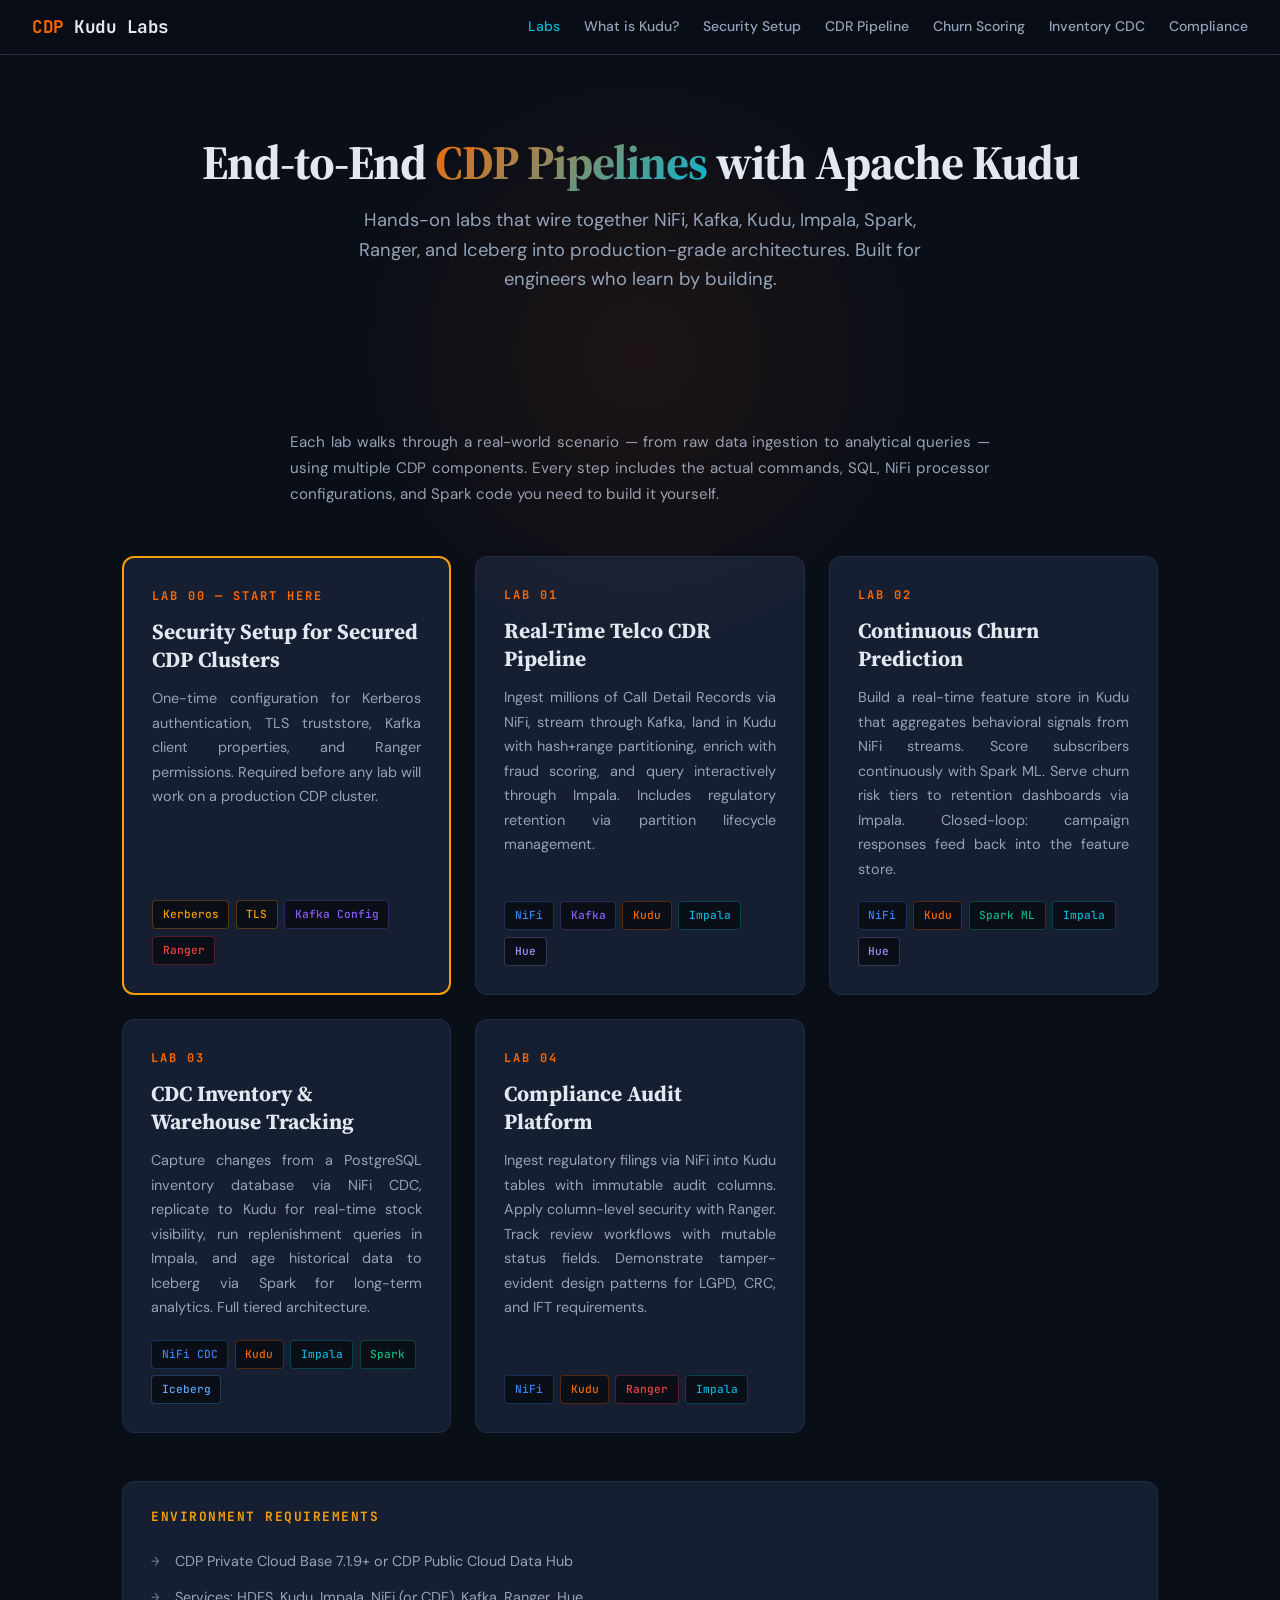
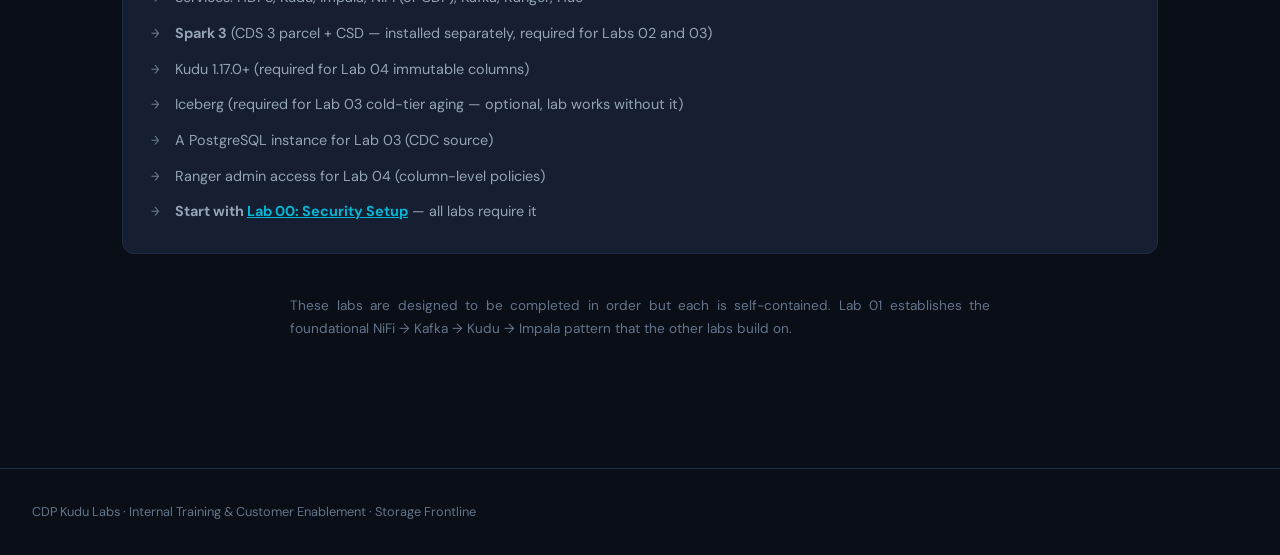
<file: index.html>
<!doctype html>
<html lang="en">
    <head>
        <meta charset="UTF-8" />
        <meta name="viewport" content="width=device-width, initial-scale=1.0" />
        <title>CDP Kudu Labs — Hands-On End-to-End Pipelines</title>
        <link rel="stylesheet" href="styles.css" />
    </head>
    <body>
        <header class="site-header">
            <a href="index.html" class="site-logo"
                ><span>CDP</span> Kudu Labs</a
            >
            <nav class="site-nav">
                <a href="index.html" class="active">Labs</a>
                <a href="intro-kudu.html">What is Kudu?</a>
                <a href="security-setup.html">Security Setup</a>
                <a href="lab1-cdr-pipeline.html">CDR Pipeline</a>
                <a href="lab2-churn-scoring.html">Churn Scoring</a>
                <a href="lab3-inventory-cdc.html">Inventory CDC</a>
                <a href="lab4-compliance.html">Compliance</a>
            </nav>
        </header>

        <section class="hero">
            <h1>
                End-to-End <span class="highlight">CDP Pipelines</span> with
                Apache Kudu
            </h1>
            <p class="subtitle">
                Hands-on labs that wire together NiFi, Kafka, Kudu, Impala,
                Spark, Ranger, and Iceberg into production-grade architectures.
                Built for engineers who learn by building.
            </p>
        </section>

        <div class="container-wide">
            <div
                style="
                    max-width: 700px;
                    margin: 0 auto 3rem;
                    text-align: center;
                "
            >
                <p
                    style="
                        color: var(--text-secondary);
                        font-size: 0.95rem;
                        line-height: 1.7;
                    "
                >
                    Each lab walks through a real-world scenario — from raw data
                    ingestion to analytical queries — using multiple CDP
                    components. Every step includes the actual commands, SQL,
                    NiFi processor configurations, and Spark code you need to
                    build it yourself.
                </p>
            </div>

            <div class="lab-grid">
                <a
                    href="security-setup.html"
                    class="lab-card"
                    style="
                        border-color: var(--accent-orange);
                        border-width: 2px;
                    "
                >
                    <div class="lab-number">Lab 00 — Start Here</div>
                    <h3>Security Setup for Secured CDP Clusters</h3>
                    <p>
                        One-time configuration for Kerberos authentication, TLS
                        truststore, Kafka client properties, and Ranger
                        permissions. Required before any lab will work on a
                        production CDP cluster.
                    </p>
                    <div class="component-tags">
                        <span
                            class="tag"
                            style="
                                color: var(--accent-orange);
                                border-color: rgba(245, 158, 11, 0.3);
                            "
                            >Kerberos</span
                        >
                        <span
                            class="tag"
                            style="
                                color: var(--accent-orange);
                                border-color: rgba(245, 158, 11, 0.3);
                            "
                            >TLS</span
                        >
                        <span class="tag kafka">Kafka Config</span>
                        <span class="tag ranger">Ranger</span>
                    </div>
                </a>

                <a href="lab1-cdr-pipeline.html" class="lab-card">
                    <div class="lab-number">Lab 01</div>
                    <h3>Real-Time Telco CDR Pipeline</h3>
                    <p>
                        Ingest millions of Call Detail Records via NiFi, stream
                        through Kafka, land in Kudu with hash+range
                        partitioning, enrich with fraud scoring, and query
                        interactively through Impala. Includes regulatory
                        retention via partition lifecycle management.
                    </p>
                    <div class="component-tags">
                        <span class="tag nifi">NiFi</span>
                        <span class="tag kafka">Kafka</span>
                        <span class="tag kudu">Kudu</span>
                        <span class="tag impala">Impala</span>
                        <span class="tag hue">Hue</span>
                    </div>
                </a>

                <a href="lab2-churn-scoring.html" class="lab-card">
                    <div class="lab-number">Lab 02</div>
                    <h3>Continuous Churn Prediction</h3>
                    <p>
                        Build a real-time feature store in Kudu that aggregates
                        behavioral signals from NiFi streams. Score subscribers
                        continuously with Spark ML. Serve churn risk tiers to
                        retention dashboards via Impala. Closed-loop: campaign
                        responses feed back into the feature store.
                    </p>
                    <div class="component-tags">
                        <span class="tag nifi">NiFi</span>
                        <span class="tag kudu">Kudu</span>
                        <span class="tag spark">Spark ML</span>
                        <span class="tag impala">Impala</span>
                        <span class="tag hue">Hue</span>
                    </div>
                </a>

                <a href="lab3-inventory-cdc.html" class="lab-card">
                    <div class="lab-number">Lab 03</div>
                    <h3>CDC Inventory &amp; Warehouse Tracking</h3>
                    <p>
                        Capture changes from a PostgreSQL inventory database via
                        NiFi CDC, replicate to Kudu for real-time stock
                        visibility, run replenishment queries in Impala, and age
                        historical data to Iceberg via Spark for long-term
                        analytics. Full tiered architecture.
                    </p>
                    <div class="component-tags">
                        <span class="tag nifi">NiFi CDC</span>
                        <span class="tag kudu">Kudu</span>
                        <span class="tag impala">Impala</span>
                        <span class="tag spark">Spark</span>
                        <span class="tag iceberg">Iceberg</span>
                    </div>
                </a>

                <a href="lab4-compliance.html" class="lab-card">
                    <div class="lab-number">Lab 04</div>
                    <h3>Compliance Audit Platform</h3>
                    <p>
                        Ingest regulatory filings via NiFi into Kudu tables with
                        immutable audit columns. Apply column-level security
                        with Ranger. Track review workflows with mutable status
                        fields. Demonstrate tamper-evident design patterns for
                        LGPD, CRC, and IFT requirements.
                    </p>
                    <div class="component-tags">
                        <span class="tag nifi">NiFi</span>
                        <span class="tag kudu">Kudu</span>
                        <span class="tag ranger">Ranger</span>
                        <span class="tag impala">Impala</span>
                    </div>
                </a>
            </div>

            <!-- Prerequisites overview -->
            <div class="prereq-box" style="margin-top: 3rem">
                <h3>Environment Requirements</h3>
                <ul>
                    <li>
                        CDP Private Cloud Base 7.1.9+ or CDP Public Cloud Data
                        Hub
                    </li>
                    <li>
                        Services: HDFS, Kudu, Impala, NiFi (or CDF), Kafka,
                        Ranger, Hue
                    </li>
                    <li>
                        <strong>Spark 3</strong> (CDS 3 parcel + CSD — installed
                        separately, required for Labs 02 and 03)
                    </li>
                    <li>
                        Kudu 1.17.0+ (required for Lab 04 immutable columns)
                    </li>
                    <li>
                        Iceberg (required for Lab 03 cold-tier aging — optional,
                        lab works without it)
                    </li>
                    <li>A PostgreSQL instance for Lab 03 (CDC source)</li>
                    <li>
                        Ranger admin access for Lab 04 (column-level policies)
                    </li>
                    <li>
                        <strong
                            >Start with
                            <a
                                href="security-setup.html"
                                style="color: var(--accent-cyan)"
                                >Lab 00: Security Setup</a
                            ></strong
                        >
                        — all labs require it
                    </li>
                </ul>
            </div>

            <div
                style="max-width: 700px; margin: 2rem auto; text-align: center"
            >
                <p style="color: var(--text-muted); font-size: 0.85rem">
                    These labs are designed to be completed in order but each is
                    self-contained. Lab 01 establishes the foundational NiFi →
                    Kafka → Kudu → Impala pattern that the other labs build on.
                </p>
            </div>
        </div>

        <footer class="site-footer">
            <p>
                CDP Kudu Labs &middot; Internal Training &amp; Customer
                Enablement &middot; Storage Frontline
            </p>
        </footer>
    </body>
</html>
</file>
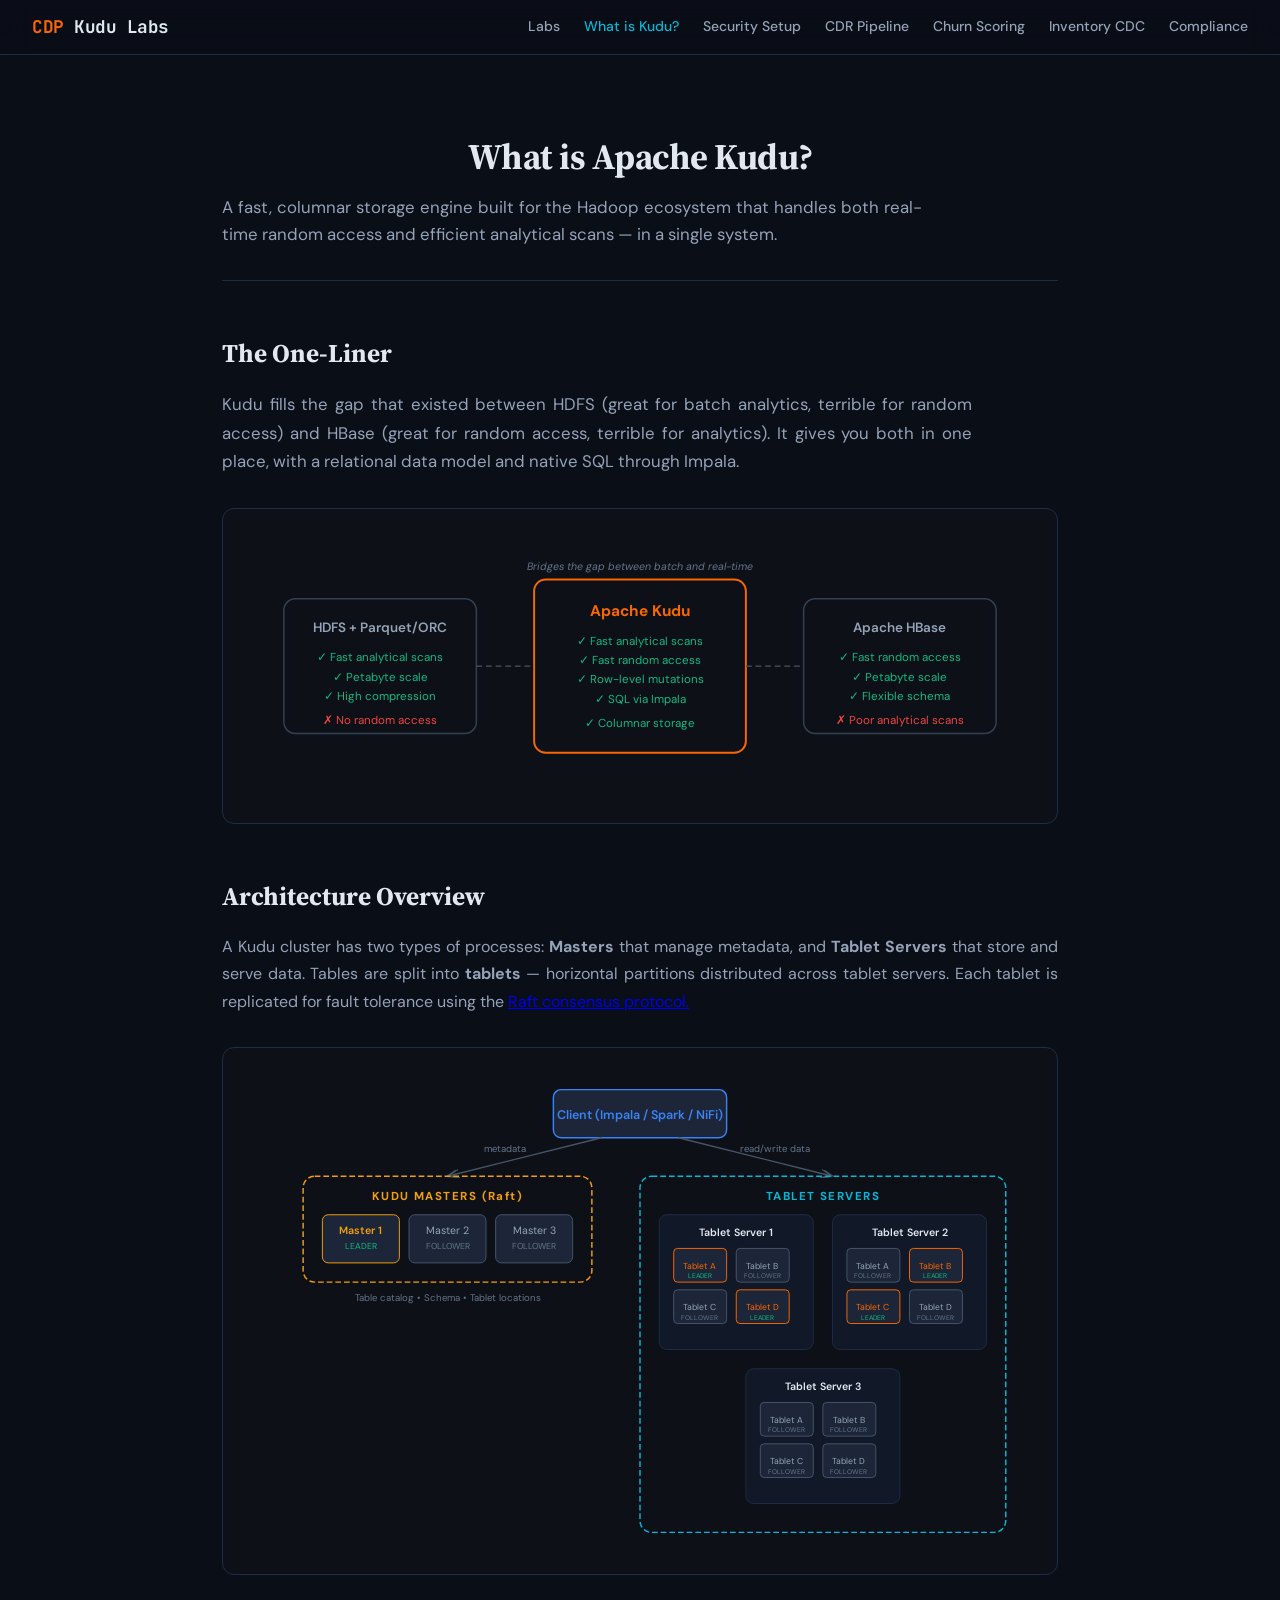
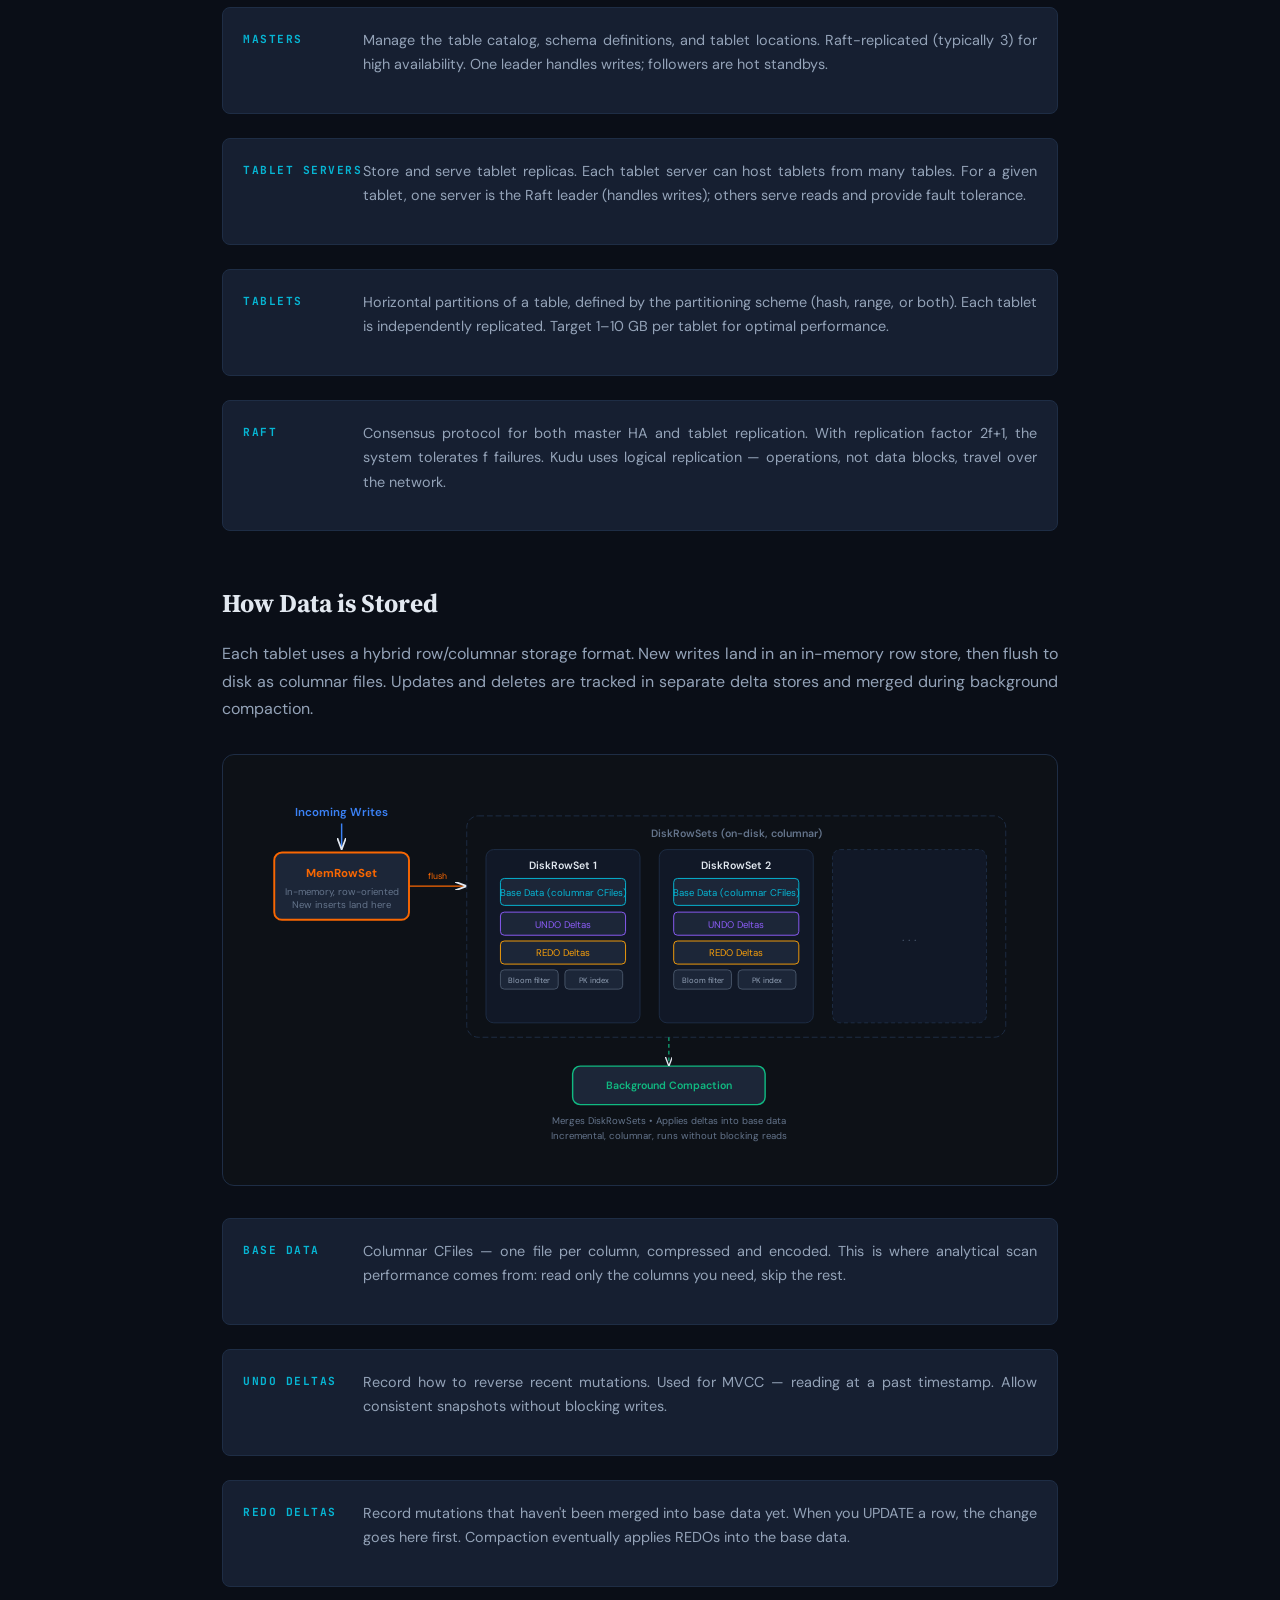
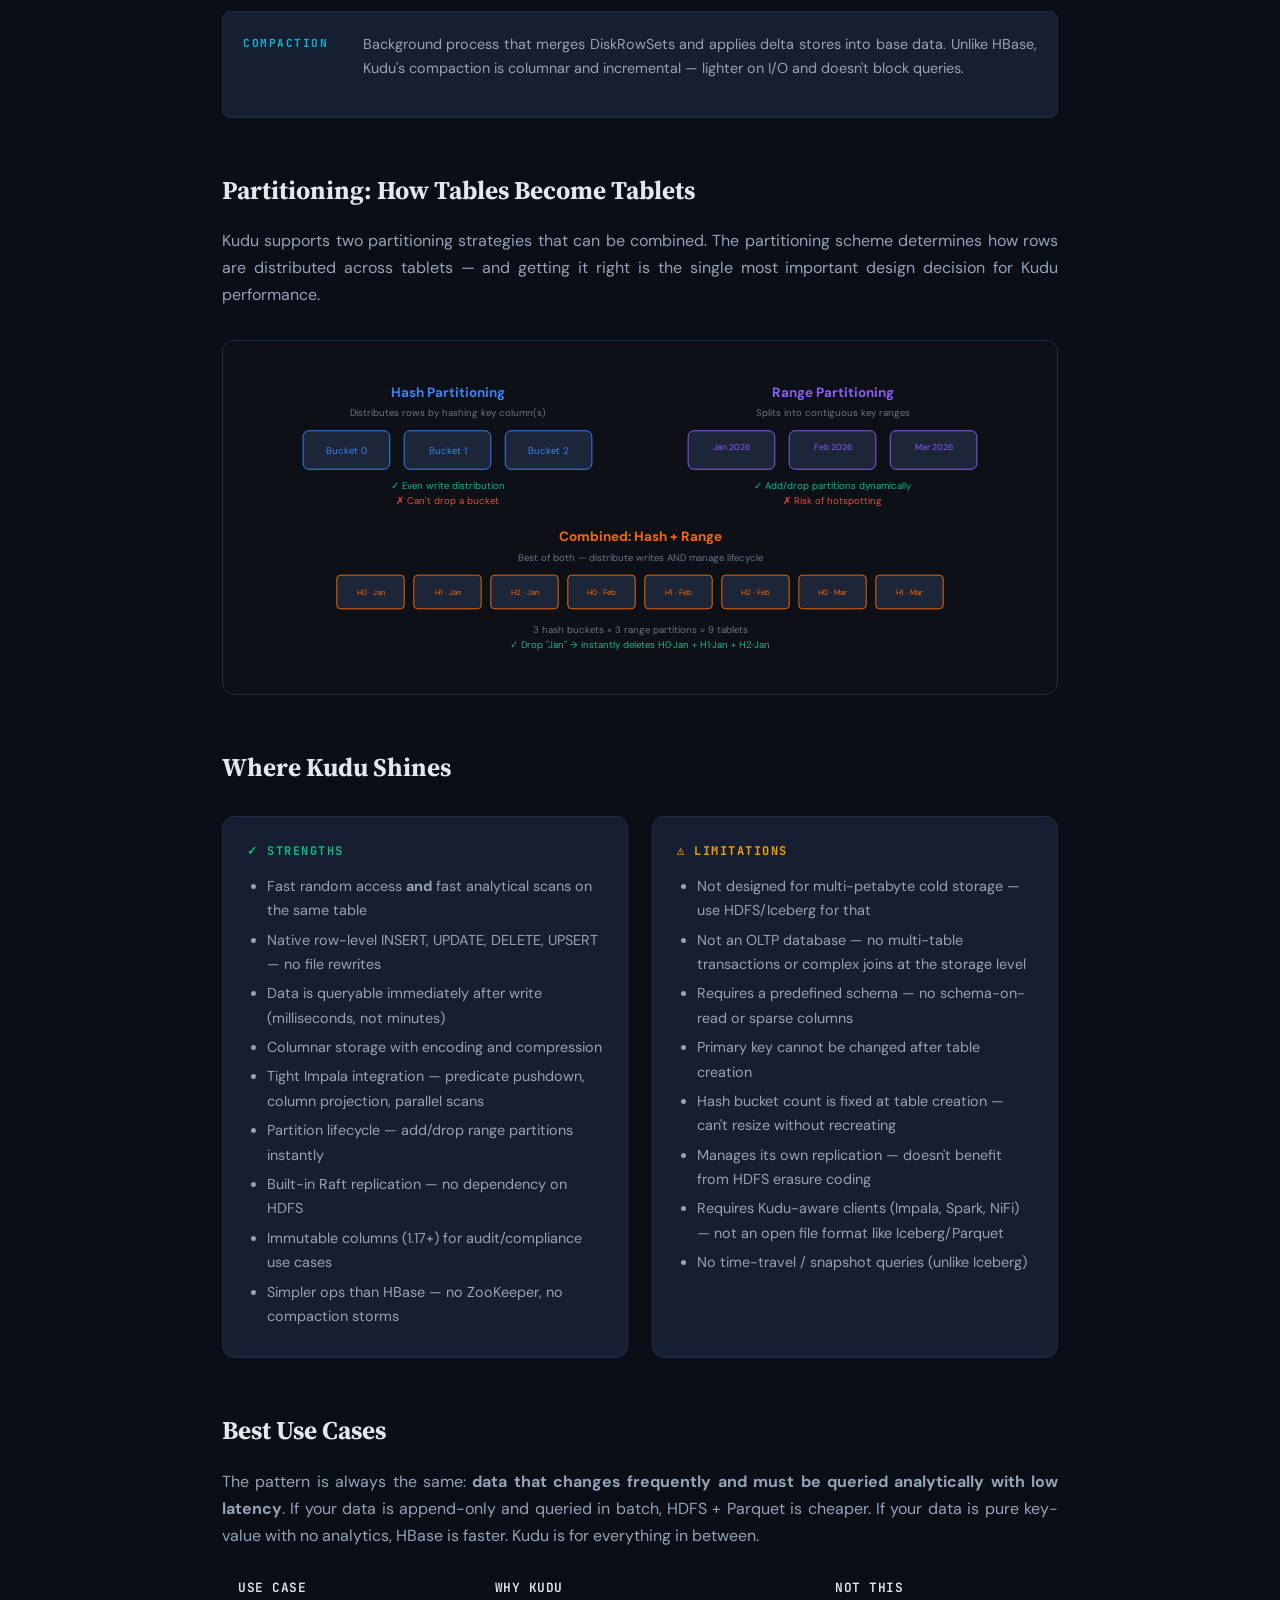
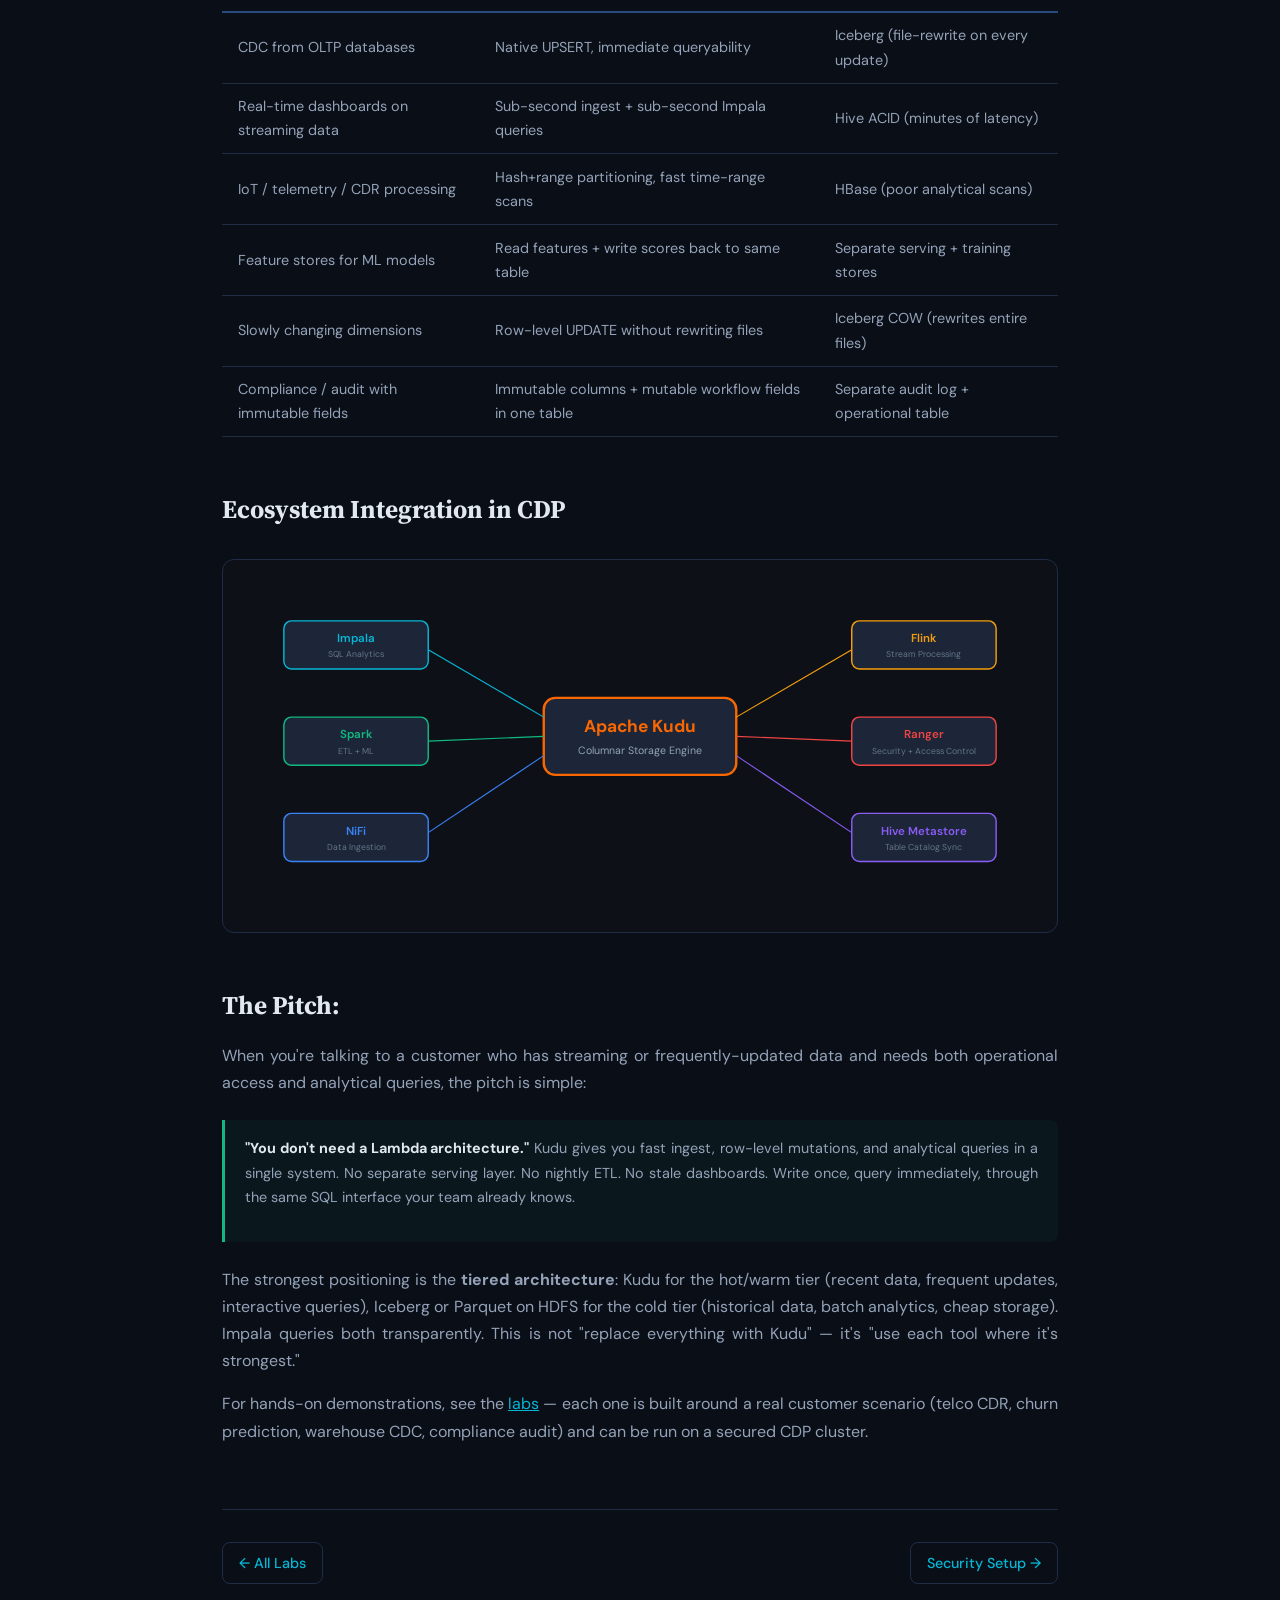
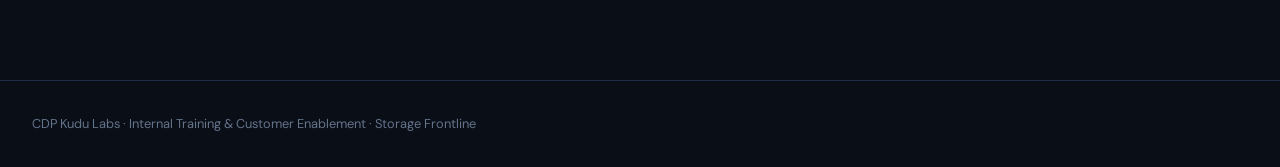
<file: intro-kudu.html>
<!doctype html>
<html lang="en">

<head>
    <meta charset="UTF-8" />
    <meta name="viewport" content="width=device-width, initial-scale=1.0" />
    <title>Introduction to Apache Kudu — CDP Kudu Labs</title>
    <link rel="stylesheet" href="styles.css" />
    <style>
        .diagram-container {
            background: var(--bg-code);
            border: 1px solid var(--border);
            border-radius: 12px;
            padding: 2rem;
            margin: 2rem 0;
            overflow-x: auto;
            display: flex;
            justify-content: center;
        }

        .diagram-container svg {
            max-width: 100%;
            height: auto;
        }

        .section-intro {
            font-size: 1.05rem;
            color: var(--text-secondary);
            line-height: 1.7;
            margin-bottom: 1.5rem;
            max-width: 750px;
        }

        .comparison-grid {
            display: grid;
            grid-template-columns: 1fr 1fr;
            gap: 1.5rem;
            margin: 2rem 0;
        }

        @media (max-width: 768px) {
            .comparison-grid {
                grid-template-columns: 1fr;
            }
        }

        .comparison-card {
            background: var(--bg-card);
            border: 1px solid var(--border);
            border-radius: 12px;
            padding: 1.5rem;
        }

        .comparison-card h4 {
            font-family: "JetBrains Mono", monospace;
            font-size: 0.75rem;
            text-transform: uppercase;
            letter-spacing: 1.5px;
            margin-bottom: 0.75rem;
        }

        .comparison-card.strength h4 {
            color: var(--accent-green);
        }

        .comparison-card.weakness h4 {
            color: var(--accent-orange);
        }

        .comparison-card p,
        .comparison-card ul {
            color: var(--text-secondary);
            font-size: 0.9rem;
        }

        .comparison-card ul {
            margin-left: 1.25rem;
        }

        .comparison-card li {
            margin-bottom: 0.3rem;
        }

        .key-concept {
            display: flex;
            gap: 1.25rem;
            margin: 1.5rem 0;
            padding: 1.25rem;
            background: var(--bg-card);
            border: 1px solid var(--border);
            border-radius: 8px;
        }

        .key-concept .concept-label {
            font-family: "JetBrains Mono", monospace;
            font-size: 0.7rem;
            font-weight: 700;
            text-transform: uppercase;
            letter-spacing: 1.5px;
            color: var(--accent-cyan);
            white-space: nowrap;
            min-width: 100px;
            padding-top: 0.15rem;
        }

        .key-concept p {
            color: var(--text-secondary);
            font-size: 0.9rem;
            margin: 0;
        }

        .intro-section {
            margin: 3.5rem 0;
        }

        .intro-section h2 {
            font-family: "Source Serif 4", serif;
            font-size: 1.6rem;
            font-weight: 700;
            margin-bottom: 1.25rem;
            line-height: 1.3;
        }

        .intro-section h3 {
            font-size: 1.15rem;
            font-weight: 600;
            margin: 2rem 0 0.75rem;
        }

        .intro-section p {
            color: var(--text-secondary);
            margin-bottom: 1rem;
            line-height: 1.7;
        }
    </style>
</head>

<body>
    <header class="site-header">
        <a href="index.html" class="site-logo"><span>CDP</span> Kudu Labs</a>
        <nav class="site-nav">
            <a href="index.html">Labs</a>
            <a href="intro-kudu.html" class="active">What is Kudu?</a>
            <a href="security-setup.html">Security Setup</a>
            <a href="lab1-cdr-pipeline.html">CDR Pipeline</a>
            <a href="lab2-churn-scoring.html">Churn Scoring</a>
            <a href="lab3-inventory-cdc.html">Inventory CDC</a>
            <a href="lab4-compliance.html">Compliance</a>
        </nav>
    </header>

        <div class="container">
            <div class="lab-header">
                <h1 align="center">What is Apache Kudu?</h1>
                <p class="lab-description" align="justify">
                    A fast, columnar storage engine built for the Hadoop
                    ecosystem that handles both real-time random access and
                    efficient analytical scans — in a single system.
                </p>
            </div>

            <!-- ONE-LINE PITCH -->
            <div class="intro-section">
                <h2>The One-Liner</h2>
                <p class="section-intro">
                    Kudu fills the gap that existed between HDFS (great for
                    batch analytics, terrible for random access) and HBase
                    (great for random access, terrible for analytics). It gives
                    you both in one place, with a relational data model and
                    native SQL through Impala.
                </p>

                <div class="diagram-container">
                    <svg viewBox="0 0 800 260" xmlns="http://www.w3.org/2000/svg" font-family="'DM Sans', sans-serif">
                        <!-- HDFS -->
                        <rect x="30" y="60" width="200" height="140" rx="12" fill="none" stroke="#334155"
                            stroke-width="1.5" />
                        <text x="130" y="95" text-anchor="middle" fill="#94a3b8" font-size="14" font-weight="600">
                            HDFS + Parquet/ORC
                        </text>
                        <text x="130" y="125" text-anchor="middle" fill="#10b981" font-size="12">
                            ✓ Fast analytical scans
                        </text>
                        <text x="130" y="145" text-anchor="middle" fill="#10b981" font-size="12">
                            ✓ Petabyte scale
                        </text>
                        <text x="130" y="165" text-anchor="middle" fill="#10b981" font-size="12">
                            ✓ High compression
                        </text>
                        <text x="130" y="190" text-anchor="middle" fill="#ef4444" font-size="12">
                            ✗ No random access
                        </text>
                        <!-- Kudu -->
                        <rect x="290" y="40" width="220" height="180" rx="12" fill="none" stroke="#f96702"
                            stroke-width="2" />
                        <text x="400" y="78" text-anchor="middle" fill="#f96702" font-size="16" font-weight="700">
                            Apache Kudu
                        </text>
                        <text x="400" y="108" text-anchor="middle" fill="#10b981" font-size="12">
                            ✓ Fast analytical scans
                        </text>
                        <text x="400" y="128" text-anchor="middle" fill="#10b981" font-size="12">
                            ✓ Fast random access
                        </text>
                        <text x="400" y="148" text-anchor="middle" fill="#10b981" font-size="12">
                            ✓ Row-level mutations
                        </text>
                        <text x="400" y="168" text-anchor="middle" fill="#10b981" font-size="12">
                            ✓ SQL via Impala
                        </text>
                        <text x="400" y="193" text-anchor="middle" fill="#10b981" font-size="12">
                            ✓ Columnar storage
                        </text>
                        <!-- HBase -->
                        <rect x="570" y="60" width="200" height="140" rx="12" fill="none" stroke="#334155"
                            stroke-width="1.5" />
                        <text x="670" y="95" text-anchor="middle" fill="#94a3b8" font-size="14" font-weight="600">
                            Apache HBase
                        </text>
                        <text x="670" y="125" text-anchor="middle" fill="#10b981" font-size="12">
                            ✓ Fast random access
                        </text>
                        <text x="670" y="145" text-anchor="middle" fill="#10b981" font-size="12">
                            ✓ Petabyte scale
                        </text>
                        <text x="670" y="165" text-anchor="middle" fill="#10b981" font-size="12">
                            ✓ Flexible schema
                        </text>
                        <text x="670" y="190" text-anchor="middle" fill="#ef4444" font-size="12">
                            ✗ Poor analytical scans
                        </text>
                        <!-- Arrows -->
                        <line x1="230" y1="130" x2="290" y2="130" stroke="#475569" stroke-width="1.5"
                            stroke-dasharray="6,4" />
                        <line x1="510" y1="130" x2="570" y2="130" stroke="#475569" stroke-width="1.5"
                            stroke-dasharray="6,4" />
                        <!-- Labels -->
                        <text x="400" y="30" text-anchor="middle" fill="#64748b" font-size="11" font-style="italic">
                            Bridges the gap between batch and real-time
                        </text>
                    </svg>
                </div>
            </div>

            <!-- ARCHITECTURE -->
            <div class="intro-section">
                <h2>Architecture Overview</h2>

                <p>
                    A Kudu cluster has two types of processes:
                    <strong>Masters</strong> that manage metadata, and
                    <strong>Tablet Servers</strong> that store and serve data.
                    Tables are split into <strong>tablets</strong> — horizontal
                    partitions distributed across tablet servers. Each tablet is
                    replicated for fault tolerance using the <a href="https://raft.github.io/" target="_blank">Raft consensus
                    protocol.</a>
                </p>

                <div class="diagram-container">
                    <svg viewBox="0 0 800 480" xmlns="http://www.w3.org/2000/svg" font-family="'DM Sans', sans-serif">
                        <!-- Client -->
                        <rect x="310" y="10" width="180" height="50" rx="8" fill="#1c2638" stroke="#3b82f6"
                            stroke-width="1.5" />
                        <text x="400" y="40" text-anchor="middle" fill="#3b82f6" font-size="13" font-weight="600">
                            Client (Impala / Spark / NiFi)
                        </text>

                        <!-- Arrow client to master -->
                        <line x1="360" y1="60" x2="200" y2="100" stroke="#475569" stroke-width="1.5"
                            marker-end="url(#arr)" />
                        <text x="260" y="75" text-anchor="middle" fill="#64748b" font-size="10">
                            metadata
                        </text>
                        <!-- Arrow client to tservers -->
                        <line x1="440" y1="60" x2="600" y2="100" stroke="#475569" stroke-width="1.5"
                            marker-end="url(#arr)" />
                        <text x="540" y="75" text-anchor="middle" fill="#64748b" font-size="10">
                            read/write data
                        </text>

                        <!-- Masters -->
                        <rect x="50" y="100" width="300" height="110" rx="12" fill="none" stroke="#f59e0b"
                            stroke-width="1.5" stroke-dasharray="6,3" />
                        <text x="200" y="125" text-anchor="middle" fill="#f59e0b" font-size="12" font-weight="700"
                            letter-spacing="1.5">
                            KUDU MASTERS (Raft)
                        </text>

                        <rect x="70" y="140" width="80" height="50" rx="6" fill="#1c2638" stroke="#f59e0b"
                            stroke-width="1" />
                        <text x="110" y="160" text-anchor="middle" fill="#f59e0b" font-size="11" font-weight="600">
                            Master 1
                        </text>
                        <text x="110" y="176" text-anchor="middle" fill="#10b981" font-size="9">
                            LEADER
                        </text>

                        <rect x="160" y="140" width="80" height="50" rx="6" fill="#1c2638" stroke="#475569"
                            stroke-width="1" />
                        <text x="200" y="160" text-anchor="middle" fill="#94a3b8" font-size="11">
                            Master 2
                        </text>
                        <text x="200" y="176" text-anchor="middle" fill="#64748b" font-size="9">
                            FOLLOWER
                        </text>

                        <rect x="250" y="140" width="80" height="50" rx="6" fill="#1c2638" stroke="#475569"
                            stroke-width="1" />
                        <text x="290" y="160" text-anchor="middle" fill="#94a3b8" font-size="11">
                            Master 3
                        </text>
                        <text x="290" y="176" text-anchor="middle" fill="#64748b" font-size="9">
                            FOLLOWER
                        </text>

                        <!-- What masters do -->
                        <text x="200" y="230" text-anchor="middle" fill="#64748b" font-size="10">
                            Table catalog • Schema • Tablet locations
                        </text>

                        <!-- Tablet Servers -->
                        <rect x="400" y="100" width="380" height="370" rx="12" fill="none" stroke="#06b6d4"
                            stroke-width="1.5" stroke-dasharray="6,3" />
                        <text x="590" y="125" text-anchor="middle" fill="#06b6d4" font-size="12" font-weight="700"
                            letter-spacing="1.5">
                            TABLET SERVERS
                        </text>

                        <!-- TServer 1 -->
                        <rect x="420" y="140" width="160" height="140" rx="8" fill="#111827" stroke="#1e2d45"
                            stroke-width="1" />
                        <text x="500" y="162" text-anchor="middle" fill="#e2e8f0" font-size="11" font-weight="600">
                            Tablet Server 1
                        </text>
                        <rect x="435" y="175" width="55" height="35" rx="4" fill="#1c2638" stroke="#f96702"
                            stroke-width="1" />
                        <text x="462" y="196" text-anchor="middle" fill="#f96702" font-size="9">
                            Tablet A
                        </text>
                        <text x="462" y="206" text-anchor="middle" fill="#10b981" font-size="7">
                            LEADER
                        </text>
                        <rect x="500" y="175" width="55" height="35" rx="4" fill="#1c2638" stroke="#475569"
                            stroke-width="1" />
                        <text x="527" y="196" text-anchor="middle" fill="#94a3b8" font-size="9">
                            Tablet B
                        </text>
                        <text x="527" y="206" text-anchor="middle" fill="#64748b" font-size="7">
                            FOLLOWER
                        </text>
                        <rect x="435" y="218" width="55" height="35" rx="4" fill="#1c2638" stroke="#475569"
                            stroke-width="1" />
                        <text x="462" y="239" text-anchor="middle" fill="#94a3b8" font-size="9">
                            Tablet C
                        </text>
                        <text x="462" y="249" text-anchor="middle" fill="#64748b" font-size="7">
                            FOLLOWER
                        </text>
                        <rect x="500" y="218" width="55" height="35" rx="4" fill="#1c2638" stroke="#f96702"
                            stroke-width="1" />
                        <text x="527" y="239" text-anchor="middle" fill="#f96702" font-size="9">
                            Tablet D
                        </text>
                        <text x="527" y="249" text-anchor="middle" fill="#10b981" font-size="7">
                            LEADER
                        </text>

                        <!-- TServer 2 -->
                        <rect x="600" y="140" width="160" height="140" rx="8" fill="#111827" stroke="#1e2d45"
                            stroke-width="1" />
                        <text x="680" y="162" text-anchor="middle" fill="#e2e8f0" font-size="11" font-weight="600">
                            Tablet Server 2
                        </text>
                        <rect x="615" y="175" width="55" height="35" rx="4" fill="#1c2638" stroke="#475569"
                            stroke-width="1" />
                        <text x="642" y="196" text-anchor="middle" fill="#94a3b8" font-size="9">
                            Tablet A
                        </text>
                        <text x="642" y="206" text-anchor="middle" fill="#64748b" font-size="7">
                            FOLLOWER
                        </text>
                        <rect x="680" y="175" width="55" height="35" rx="4" fill="#1c2638" stroke="#f96702"
                            stroke-width="1" />
                        <text x="707" y="196" text-anchor="middle" fill="#f96702" font-size="9">
                            Tablet B
                        </text>
                        <text x="707" y="206" text-anchor="middle" fill="#10b981" font-size="7">
                            LEADER
                        </text>
                        <rect x="615" y="218" width="55" height="35" rx="4" fill="#1c2638" stroke="#f96702"
                            stroke-width="1" />
                        <text x="642" y="239" text-anchor="middle" fill="#f96702" font-size="9">
                            Tablet C
                        </text>
                        <text x="642" y="249" text-anchor="middle" fill="#10b981" font-size="7">
                            LEADER
                        </text>
                        <rect x="680" y="218" width="55" height="35" rx="4" fill="#1c2638" stroke="#475569"
                            stroke-width="1" />
                        <text x="707" y="239" text-anchor="middle" fill="#94a3b8" font-size="9">
                            Tablet D
                        </text>
                        <text x="707" y="249" text-anchor="middle" fill="#64748b" font-size="7">
                            FOLLOWER
                        </text>

                        <!-- TServer 3 -->
                        <rect x="510" y="300" width="160" height="140" rx="8" fill="#111827" stroke="#1e2d45"
                            stroke-width="1" />
                        <text x="590" y="322" text-anchor="middle" fill="#e2e8f0" font-size="11" font-weight="600">
                            Tablet Server 3
                        </text>
                        <rect x="525" y="335" width="55" height="35" rx="4" fill="#1c2638" stroke="#475569"
                            stroke-width="1" />
                        <text x="552" y="356" text-anchor="middle" fill="#94a3b8" font-size="9">
                            Tablet A
                        </text>
                        <text x="552" y="366" text-anchor="middle" fill="#64748b" font-size="7">
                            FOLLOWER
                        </text>
                        <rect x="590" y="335" width="55" height="35" rx="4" fill="#1c2638" stroke="#475569"
                            stroke-width="1" />
                        <text x="617" y="356" text-anchor="middle" fill="#94a3b8" font-size="9">
                            Tablet B
                        </text>
                        <text x="617" y="366" text-anchor="middle" fill="#64748b" font-size="7">
                            FOLLOWER
                        </text>
                        <rect x="525" y="378" width="55" height="35" rx="4" fill="#1c2638" stroke="#475569"
                            stroke-width="1" />
                        <text x="552" y="399" text-anchor="middle" fill="#94a3b8" font-size="9">
                            Tablet C
                        </text>
                        <text x="552" y="409" text-anchor="middle" fill="#64748b" font-size="7">
                            FOLLOWER
                        </text>
                        <rect x="590" y="378" width="55" height="35" rx="4" fill="#1c2638" stroke="#475569"
                            stroke-width="1" />
                        <text x="617" y="399" text-anchor="middle" fill="#94a3b8" font-size="9">
                            Tablet D
                        </text>
                        <text x="617" y="409" text-anchor="middle" fill="#64748b" font-size="7">
                            FOLLOWER
                        </text>

                        <!-- Arrow marker -->
                        <defs>
                            <marker id="arr" markerWidth="8" markerHeight="6" refX="8" refY="3" orient="auto">
                                <path d="M0,0 L8,3 L0,6" fill="none" stroke="#475569" stroke-width="1.2" />
                            </marker>
                        </defs>
                    </svg>
                </div>

                <div class="key-concept">
                    <div class="concept-label">Masters</div>
                    <p>
                        Manage the table catalog, schema definitions, and tablet
                        locations. Raft-replicated (typically 3) for high
                        availability. One leader handles writes; followers are
                        hot standbys.
                    </p>
                </div>
                <div class="key-concept">
                    <div class="concept-label">Tablet Servers</div>
                    <p>
                        Store and serve tablet replicas. Each tablet server can
                        host tablets from many tables. For a given tablet, one
                        server is the Raft leader (handles writes); others serve
                        reads and provide fault tolerance.
                    </p>
                </div>
                <div class="key-concept">
                    <div class="concept-label">Tablets</div>
                    <p>
                        Horizontal partitions of a table, defined by the
                        partitioning scheme (hash, range, or both). Each tablet
                        is independently replicated. Target 1–10 GB per tablet
                        for optimal performance.
                    </p>
                </div>
                <div class="key-concept">
                    <div class="concept-label">Raft</div>
                    <p>
                        Consensus protocol for both master HA and tablet
                        replication. With replication factor 2f+1, the system
                        tolerates f failures. Kudu uses logical replication —
                        operations, not data blocks, travel over the network.
                    </p>
                </div>
            </div>

            <!-- STORAGE INTERNALS -->
            <div class="intro-section">
                <h2>How Data is Stored</h2>

                <p>
                    Each tablet uses a hybrid row/columnar storage format. New
                    writes land in an in-memory row store, then flush to disk as
                    columnar files. Updates and deletes are tracked in separate
                    delta stores and merged during background compaction.
                </p>

                <div class="diagram-container">
                    <svg viewBox="0 0 800 380" xmlns="http://www.w3.org/2000/svg" font-family="'DM Sans', sans-serif">
                        <!-- Incoming writes -->
                        <text x="90" y="30" text-anchor="middle" fill="#3b82f6" font-size="12" font-weight="600">
                            Incoming Writes
                        </text>
                        <line x1="90" y1="38" x2="90" y2="65" stroke="#3b82f6" stroke-width="1.5"
                            marker-end="url(#arr2)" />

                        <!-- MemRowSet -->
                        <rect x="20" y="68" width="140" height="70" rx="8" fill="#1c2638" stroke="#f96702"
                            stroke-width="2" />
                        <text x="90" y="93" text-anchor="middle" fill="#f96702" font-size="12" font-weight="700">
                            MemRowSet
                        </text>
                        <text x="90" y="112" text-anchor="middle" fill="#64748b" font-size="10">
                            In-memory, row-oriented
                        </text>
                        <text x="90" y="126" text-anchor="middle" fill="#64748b" font-size="10">
                            New inserts land here
                        </text>

                        <!-- Flush arrow -->
                        <line x1="160" y1="103" x2="220" y2="103" stroke="#f96702" stroke-width="1.5"
                            marker-end="url(#arr2)" />
                        <text x="190" y="96" text-anchor="middle" fill="#f96702" font-size="9">
                            flush
                        </text>

                        <!-- DiskRowSets -->
                        <rect x="220" y="30" width="560" height="230" rx="12" fill="none" stroke="#1e2d45"
                            stroke-width="1" stroke-dasharray="6,3" />
                        <text x="500" y="52" text-anchor="middle" fill="#64748b" font-size="11" font-weight="600">
                            DiskRowSets (on-disk, columnar)
                        </text>

                        <!-- DRS 1 -->
                        <rect x="240" y="65" width="160" height="180" rx="8" fill="#111827" stroke="#1e2d45"
                            stroke-width="1" />
                        <text x="320" y="85" text-anchor="middle" fill="#e2e8f0" font-size="11" font-weight="600">
                            DiskRowSet 1
                        </text>

                        <rect x="255" y="95" width="130" height="28" rx="4" fill="#1c2638" stroke="#06b6d4"
                            stroke-width="1" />
                        <text x="320" y="113" text-anchor="middle" fill="#06b6d4" font-size="10">
                            Base Data (columnar CFiles)
                        </text>

                        <rect x="255" y="130" width="130" height="24" rx="4" fill="#1c2638" stroke="#8b5cf6"
                            stroke-width="1" />
                        <text x="320" y="146" text-anchor="middle" fill="#8b5cf6" font-size="10">
                            UNDO Deltas
                        </text>

                        <rect x="255" y="160" width="130" height="24" rx="4" fill="#1c2638" stroke="#f59e0b"
                            stroke-width="1" />
                        <text x="320" y="176" text-anchor="middle" fill="#f59e0b" font-size="10">
                            REDO Deltas
                        </text>

                        <rect x="255" y="190" width="60" height="20" rx="4" fill="#1c2638" stroke="#475569"
                            stroke-width="1" />
                        <text x="285" y="204" text-anchor="middle" fill="#94a3b8" font-size="8">
                            Bloom filter
                        </text>

                        <rect x="322" y="190" width="60" height="20" rx="4" fill="#1c2638" stroke="#475569"
                            stroke-width="1" />
                        <text x="352" y="204" text-anchor="middle" fill="#94a3b8" font-size="8">
                            PK index
                        </text>

                        <!-- DRS 2 -->
                        <rect x="420" y="65" width="160" height="180" rx="8" fill="#111827" stroke="#1e2d45"
                            stroke-width="1" />
                        <text x="500" y="85" text-anchor="middle" fill="#e2e8f0" font-size="11" font-weight="600">
                            DiskRowSet 2
                        </text>
                        <rect x="435" y="95" width="130" height="28" rx="4" fill="#1c2638" stroke="#06b6d4"
                            stroke-width="1" />
                        <text x="500" y="113" text-anchor="middle" fill="#06b6d4" font-size="10">
                            Base Data (columnar CFiles)
                        </text>
                        <rect x="435" y="130" width="130" height="24" rx="4" fill="#1c2638" stroke="#8b5cf6"
                            stroke-width="1" />
                        <text x="500" y="146" text-anchor="middle" fill="#8b5cf6" font-size="10">
                            UNDO Deltas
                        </text>
                        <rect x="435" y="160" width="130" height="24" rx="4" fill="#1c2638" stroke="#f59e0b"
                            stroke-width="1" />
                        <text x="500" y="176" text-anchor="middle" fill="#f59e0b" font-size="10">
                            REDO Deltas
                        </text>
                        <rect x="435" y="190" width="60" height="20" rx="4" fill="#1c2638" stroke="#475569"
                            stroke-width="1" />
                        <text x="465" y="204" text-anchor="middle" fill="#94a3b8" font-size="8">
                            Bloom filter
                        </text>
                        <rect x="502" y="190" width="60" height="20" rx="4" fill="#1c2638" stroke="#475569"
                            stroke-width="1" />
                        <text x="532" y="204" text-anchor="middle" fill="#94a3b8" font-size="8">
                            PK index
                        </text>

                        <!-- DRS N -->
                        <rect x="600" y="65" width="160" height="180" rx="8" fill="#111827" stroke="#1e2d45"
                            stroke-width="1" stroke-dasharray="4,3" />
                        <text x="680" y="160" text-anchor="middle" fill="#475569" font-size="13">
                            . . .
                        </text>

                        <!-- Compaction -->
                        <rect x="330" y="290" width="200" height="40" rx="8" fill="#1c2638" stroke="#10b981"
                            stroke-width="1.5" />
                        <text x="430" y="314" text-anchor="middle" fill="#10b981" font-size="11" font-weight="600">
                            Background Compaction
                        </text>
                        <line x1="430" y1="260" x2="430" y2="290" stroke="#10b981" stroke-width="1.2"
                            stroke-dasharray="4,3" marker-end="url(#arr2)" />
                        <text x="430" y="350" text-anchor="middle" fill="#64748b" font-size="10">
                            Merges DiskRowSets • Applies deltas into base data
                        </text>
                        <text x="430" y="366" text-anchor="middle" fill="#64748b" font-size="10">
                            Incremental, columnar, runs without blocking reads
                        </text>

                        <defs>
                            <marker id="arr2" markerWidth="8" markerHeight="6" refX="8" refY="3" orient="auto">
                                <path d="M0,0 L8,3 L0,6" fill="none" stroke="currentColor" stroke-width="1.2" />
                            </marker>
                        </defs>
                    </svg>
                </div>

                <div class="key-concept">
                    <div class="concept-label">Base Data</div>
                    <p>
                        Columnar CFiles — one file per column, compressed and
                        encoded. This is where analytical scan performance comes
                        from: read only the columns you need, skip the rest.
                    </p>
                </div>
                <div class="key-concept">
                    <div class="concept-label">UNDO Deltas</div>
                    <p>
                        Record how to reverse recent mutations. Used for MVCC —
                        reading at a past timestamp. Allow consistent snapshots
                        without blocking writes.
                    </p>
                </div>
                <div class="key-concept">
                    <div class="concept-label">REDO Deltas</div>
                    <p>
                        Record mutations that haven't been merged into base data
                        yet. When you UPDATE a row, the change goes here first.
                        Compaction eventually applies REDOs into the base data.
                    </p>
                </div>
                <div class="key-concept">
                    <div class="concept-label">Compaction</div>
                    <p>
                        Background process that merges DiskRowSets and applies
                        delta stores into base data. Unlike HBase, Kudu's
                        compaction is columnar and incremental — lighter on I/O
                        and doesn't block queries.
                    </p>
                </div>
            </div>

            <!-- PARTITIONING -->
            <div class="intro-section">
                <h2>Partitioning: How Tables Become Tablets</h2>

                <p>
                    Kudu supports two partitioning strategies that can be
                    combined. The partitioning scheme determines how rows are
                    distributed across tablets — and getting it right is the
                    single most important design decision for Kudu performance.
                </p>

                <div class="diagram-container">
                    <svg viewBox="0 0 800 300" xmlns="http://www.w3.org/2000/svg" font-family="'DM Sans', sans-serif">
                        <!-- Hash -->
                        <text x="200" y="25" text-anchor="middle" fill="#3b82f6" font-size="14" font-weight="700">
                            Hash Partitioning
                        </text>
                        <text x="200" y="45" text-anchor="middle" fill="#64748b" font-size="10">
                            Distributes rows by hashing key column(s)
                        </text>
                        <rect x="50" y="60" width="90" height="40" rx="6" fill="#1c2638" stroke="#3b82f6"
                            stroke-width="1" />
                        <text x="95" y="84" text-anchor="middle" fill="#3b82f6" font-size="10">
                            Bucket 0
                        </text>
                        <rect x="155" y="60" width="90" height="40" rx="6" fill="#1c2638" stroke="#3b82f6"
                            stroke-width="1" />
                        <text x="200" y="84" text-anchor="middle" fill="#3b82f6" font-size="10">
                            Bucket 1
                        </text>
                        <rect x="260" y="60" width="90" height="40" rx="6" fill="#1c2638" stroke="#3b82f6"
                            stroke-width="1" />
                        <text x="305" y="84" text-anchor="middle" fill="#3b82f6" font-size="10">
                            Bucket 2
                        </text>
                        <text x="200" y="120" text-anchor="middle" fill="#10b981" font-size="10">
                            ✓ Even write distribution
                        </text>
                        <text x="200" y="136" text-anchor="middle" fill="#ef4444" font-size="10">
                            ✗ Can't drop a bucket
                        </text>

                        <!-- Range -->
                        <text x="600" y="25" text-anchor="middle" fill="#8b5cf6" font-size="14" font-weight="700">
                            Range Partitioning
                        </text>
                        <text x="600" y="45" text-anchor="middle" fill="#64748b" font-size="10">
                            Splits into contiguous key ranges
                        </text>
                        <rect x="450" y="60" width="90" height="40" rx="6" fill="#1c2638" stroke="#8b5cf6"
                            stroke-width="1" />
                        <text x="495" y="80" text-anchor="middle" fill="#8b5cf6" font-size="9">
                            Jan 2026
                        </text>
                        <rect x="555" y="60" width="90" height="40" rx="6" fill="#1c2638" stroke="#8b5cf6"
                            stroke-width="1" />
                        <text x="600" y="80" text-anchor="middle" fill="#8b5cf6" font-size="9">
                            Feb 2026
                        </text>
                        <rect x="660" y="60" width="90" height="40" rx="6" fill="#1c2638" stroke="#8b5cf6"
                            stroke-width="1" />
                        <text x="705" y="80" text-anchor="middle" fill="#8b5cf6" font-size="9">
                            Mar 2026
                        </text>
                        <text x="600" y="120" text-anchor="middle" fill="#10b981" font-size="10">
                            ✓ Add/drop partitions dynamically
                        </text>
                        <text x="600" y="136" text-anchor="middle" fill="#ef4444" font-size="10">
                            ✗ Risk of hotspotting
                        </text>

                        <!-- Combined -->
                        <text x="400" y="175" text-anchor="middle" fill="#f96702" font-size="14" font-weight="700">
                            Combined: Hash + Range
                        </text>
                        <text x="400" y="195" text-anchor="middle" fill="#64748b" font-size="10">
                            Best of both — distribute writes AND manage
                            lifecycle
                        </text>

                        <rect x="85" y="210" width="70" height="35" rx="4" fill="#1c2638" stroke="#f96702"
                            stroke-width="1" />
                        <text x="120" y="231" text-anchor="middle" fill="#f96702" font-size="8">
                            H0 · Jan
                        </text>
                        <rect x="165" y="210" width="70" height="35" rx="4" fill="#1c2638" stroke="#f96702"
                            stroke-width="1" />
                        <text x="200" y="231" text-anchor="middle" fill="#f96702" font-size="8">
                            H1 · Jan
                        </text>
                        <rect x="245" y="210" width="70" height="35" rx="4" fill="#1c2638" stroke="#f96702"
                            stroke-width="1" />
                        <text x="280" y="231" text-anchor="middle" fill="#f96702" font-size="8">
                            H2 · Jan
                        </text>

                        <rect x="325" y="210" width="70" height="35" rx="4" fill="#1c2638" stroke="#f96702"
                            stroke-width="1" />
                        <text x="360" y="231" text-anchor="middle" fill="#f96702" font-size="8">
                            H0 · Feb
                        </text>
                        <rect x="405" y="210" width="70" height="35" rx="4" fill="#1c2638" stroke="#f96702"
                            stroke-width="1" />
                        <text x="440" y="231" text-anchor="middle" fill="#f96702" font-size="8">
                            H1 · Feb
                        </text>
                        <rect x="485" y="210" width="70" height="35" rx="4" fill="#1c2638" stroke="#f96702"
                            stroke-width="1" />
                        <text x="520" y="231" text-anchor="middle" fill="#f96702" font-size="8">
                            H2 · Feb
                        </text>

                        <rect x="565" y="210" width="70" height="35" rx="4" fill="#1c2638" stroke="#f96702"
                            stroke-width="1" />
                        <text x="600" y="231" text-anchor="middle" fill="#f96702" font-size="8">
                            H0 · Mar
                        </text>
                        <rect x="645" y="210" width="70" height="35" rx="4" fill="#1c2638" stroke="#f96702"
                            stroke-width="1" />
                        <text x="680" y="231" text-anchor="middle" fill="#f96702" font-size="8">
                            H1 · Mar
                        </text>

                        <text x="400" y="270" text-anchor="middle" fill="#64748b" font-size="10">
                            3 hash buckets × 3 range partitions = 9 tablets
                        </text>
                        <text x="400" y="286" text-anchor="middle" fill="#10b981" font-size="10">
                            ✓ Drop "Jan" → instantly deletes H0·Jan + H1·Jan +
                            H2·Jan
                        </text>
                    </svg>
                </div>
            </div>

            <!-- WHERE IT SHINES -->
            <div class="intro-section">
                <h2>Where Kudu Shines</h2>

                <div class="comparison-grid">
                    <div class="comparison-card strength">
                        <h4>✓ Strengths</h4>
                        <ul>
                            <li>
                                Fast random access <strong>and</strong> fast
                                analytical scans on the same table
                            </li>
                            <li>
                                Native row-level INSERT, UPDATE, DELETE, UPSERT
                                — no file rewrites
                            </li>
                            <li>
                                Data is queryable immediately after write
                                (milliseconds, not minutes)
                            </li>
                            <li>
                                Columnar storage with encoding and compression
                            </li>
                            <li>
                                Tight Impala integration — predicate pushdown,
                                column projection, parallel scans
                            </li>
                            <li>
                                Partition lifecycle — add/drop range partitions
                                instantly
                            </li>
                            <li>
                                Built-in Raft replication — no dependency on
                                HDFS
                            </li>
                            <li>
                                Immutable columns (1.17+) for audit/compliance
                                use cases
                            </li>
                            <li>
                                Simpler ops than HBase — no ZooKeeper, no
                                compaction storms
                            </li>
                        </ul>
                    </div>
                    <div class="comparison-card weakness">
                        <h4>⚠ Limitations</h4>
                        <ul>
                            <li>
                                Not designed for multi-petabyte cold storage —
                                use HDFS/Iceberg for that
                            </li>
                            <li>
                                Not an OLTP database — no multi-table
                                transactions or complex joins at the storage
                                level
                            </li>
                            <li>
                                Requires a predefined schema — no schema-on-read
                                or sparse columns
                            </li>
                            <li>
                                Primary key cannot be changed after table
                                creation
                            </li>
                            <li>
                                Hash bucket count is fixed at table creation —
                                can't resize without recreating
                            </li>
                            <li>
                                Manages its own replication — doesn't benefit
                                from HDFS erasure coding
                            </li>
                            <li>
                                Requires Kudu-aware clients (Impala, Spark,
                                NiFi) — not an open file format like
                                Iceberg/Parquet
                            </li>
                            <li>
                                No time-travel / snapshot queries (unlike
                                Iceberg)
                            </li>
                        </ul>
                    </div>
                </div>
            </div>

            <!-- USE CASES -->
            <div class="intro-section">
                <h2>Best Use Cases</h2>

                <p>
                    The pattern is always the same:
                    <strong>data that changes frequently and must be queried
                        analytically with low latency</strong>. If your data is append-only and queried in batch, HDFS +
                    Parquet is cheaper. If your data is pure key-value with no
                    analytics, HBase is faster. Kudu is for everything in
                    between.
                </p>

                <table>
                    <thead>
                        <tr>
                            <th>Use Case</th>
                            <th>Why Kudu</th>
                            <th>Not This</th>
                        </tr>
                    </thead>
                    <tbody>
                        <tr>
                            <td>CDC from OLTP databases</td>
                            <td>Native UPSERT, immediate queryability</td>
                            <td>Iceberg (file-rewrite on every update)</td>
                        </tr>
                        <tr>
                            <td>Real-time dashboards on streaming data</td>
                            <td>
                                Sub-second ingest + sub-second Impala queries
                            </td>
                            <td>Hive ACID (minutes of latency)</td>
                        </tr>
                        <tr>
                            <td>IoT / telemetry / CDR processing</td>
                            <td>
                                Hash+range partitioning, fast time-range scans
                            </td>
                            <td>HBase (poor analytical scans)</td>
                        </tr>
                        <tr>
                            <td>Feature stores for ML models</td>
                            <td>
                                Read features + write scores back to same table
                            </td>
                            <td>Separate serving + training stores</td>
                        </tr>
                        <tr>
                            <td>Slowly changing dimensions</td>
                            <td>Row-level UPDATE without rewriting files</td>
                            <td>Iceberg COW (rewrites entire files)</td>
                        </tr>
                        <tr>
                            <td>Compliance / audit with immutable fields</td>
                            <td>
                                Immutable columns + mutable workflow fields in
                                one table
                            </td>
                            <td>Separate audit log + operational table</td>
                        </tr>
                    </tbody>
                </table>
            </div>

            <!-- ECOSYSTEM -->
            <div class="intro-section">
                <h2>Ecosystem Integration in CDP</h2>

                <div class="diagram-container">
                    <svg viewBox="0 0 800 320" xmlns="http://www.w3.org/2000/svg" font-family="'DM Sans', sans-serif">
                        <!-- Center: Kudu -->
                        <rect x="300" y="110" width="200" height="80" rx="12" fill="#1c2638" stroke="#f96702"
                            stroke-width="2.5" />
                        <text x="400" y="145" text-anchor="middle" fill="#f96702" font-size="18" font-weight="700">
                            Apache Kudu
                        </text>
                        <text x="400" y="168" text-anchor="middle" fill="#94a3b8" font-size="11">
                            Columnar Storage Engine
                        </text>

                        <!-- Impala -->
                        <rect x="30" y="30" width="150" height="50" rx="8" fill="#1c2638" stroke="#06b6d4"
                            stroke-width="1.5" />
                        <text x="105" y="52" text-anchor="middle" fill="#06b6d4" font-size="12" font-weight="600">
                            Impala
                        </text>
                        <text x="105" y="68" text-anchor="middle" fill="#64748b" font-size="9">
                            SQL Analytics
                        </text>
                        <line x1="180" y1="60" x2="300" y2="130" stroke="#06b6d4" stroke-width="1.2" />

                        <!-- Spark -->
                        <rect x="30" y="130" width="150" height="50" rx="8" fill="#1c2638" stroke="#10b981"
                            stroke-width="1.5" />
                        <text x="105" y="152" text-anchor="middle" fill="#10b981" font-size="12" font-weight="600">
                            Spark
                        </text>
                        <text x="105" y="168" text-anchor="middle" fill="#64748b" font-size="9">
                            ETL + ML
                        </text>
                        <line x1="180" y1="155" x2="300" y2="150" stroke="#10b981" stroke-width="1.2" />

                        <!-- NiFi -->
                        <rect x="30" y="230" width="150" height="50" rx="8" fill="#1c2638" stroke="#3b82f6"
                            stroke-width="1.5" />
                        <text x="105" y="252" text-anchor="middle" fill="#3b82f6" font-size="12" font-weight="600">
                            NiFi
                        </text>
                        <text x="105" y="268" text-anchor="middle" fill="#64748b" font-size="9">
                            Data Ingestion
                        </text>
                        <line x1="180" y1="250" x2="300" y2="170" stroke="#3b82f6" stroke-width="1.2" />

                        <!-- Flink -->
                        <rect x="620" y="30" width="150" height="50" rx="8" fill="#1c2638" stroke="#f59e0b"
                            stroke-width="1.5" />
                        <text x="695" y="52" text-anchor="middle" fill="#f59e0b" font-size="12" font-weight="600">
                            Flink
                        </text>
                        <text x="695" y="68" text-anchor="middle" fill="#64748b" font-size="9">
                            Stream Processing
                        </text>
                        <line x1="620" y1="60" x2="500" y2="130" stroke="#f59e0b" stroke-width="1.2" />

                        <!-- Ranger -->
                        <rect x="620" y="130" width="150" height="50" rx="8" fill="#1c2638" stroke="#ef4444"
                            stroke-width="1.5" />
                        <text x="695" y="152" text-anchor="middle" fill="#ef4444" font-size="12" font-weight="600">
                            Ranger
                        </text>
                        <text x="695" y="168" text-anchor="middle" fill="#64748b" font-size="9">
                            Security + Access Control
                        </text>
                        <line x1="620" y1="155" x2="500" y2="150" stroke="#ef4444" stroke-width="1.2" />

                        <!-- HMS -->
                        <rect x="620" y="230" width="150" height="50" rx="8" fill="#1c2638" stroke="#8b5cf6"
                            stroke-width="1.5" />
                        <text x="695" y="252" text-anchor="middle" fill="#8b5cf6" font-size="12" font-weight="600">
                            Hive Metastore
                        </text>
                        <text x="695" y="268" text-anchor="middle" fill="#64748b" font-size="9">
                            Table Catalog Sync
                        </text>
                        <line x1="620" y1="250" x2="500" y2="170" stroke="#8b5cf6" stroke-width="1.2" />
                    </svg>
                </div>
            </div>

            <!-- THE PITCH -->
            <div class="intro-section">
                <h2>The Pitch:</h2>

                <p>
                    When you're talking to a customer who has streaming or
                    frequently-updated data and needs both operational access
                    and analytical queries, the pitch is simple:
                </p>

                <div class="callout success">
                    <p>
                        <strong>"You don't need a Lambda architecture."</strong>
                        Kudu gives you fast ingest, row-level mutations, and
                        analytical queries in a single system. No separate
                        serving layer. No nightly ETL. No stale dashboards.
                        Write once, query immediately, through the same SQL
                        interface your team already knows.
                    </p>
                </div>

                <p>
                    The strongest positioning is the
                    <strong>tiered architecture</strong>: Kudu for the hot/warm
                    tier (recent data, frequent updates, interactive queries),
                    Iceberg or Parquet on HDFS for the cold tier (historical
                    data, batch analytics, cheap storage). Impala queries both
                    transparently. This is not "replace everything with Kudu" —
                    it's "use each tool where it's strongest."
                </p>

                <p>
                    For hands-on demonstrations, see the
                    <a href="index.html" style="color: var(--accent-cyan)">labs</a>
                    — each one is built around a real customer scenario (telco
                    CDR, churn prediction, warehouse CDC, compliance audit) and
                    can be run on a secured CDP cluster.
                </p>
            </div>

            <nav class="lab-nav">
                <a href="index.html">← All Labs</a>
                <a href="security-setup.html">Security Setup →</a>
            </nav>
        </div>

        <footer class="site-footer">
            <p>
                CDP Kudu Labs &middot; Internal Training &amp; Customer
                Enablement &middot; Storage Frontline
            </p>
        </footer>
</body>

</html>
</file>
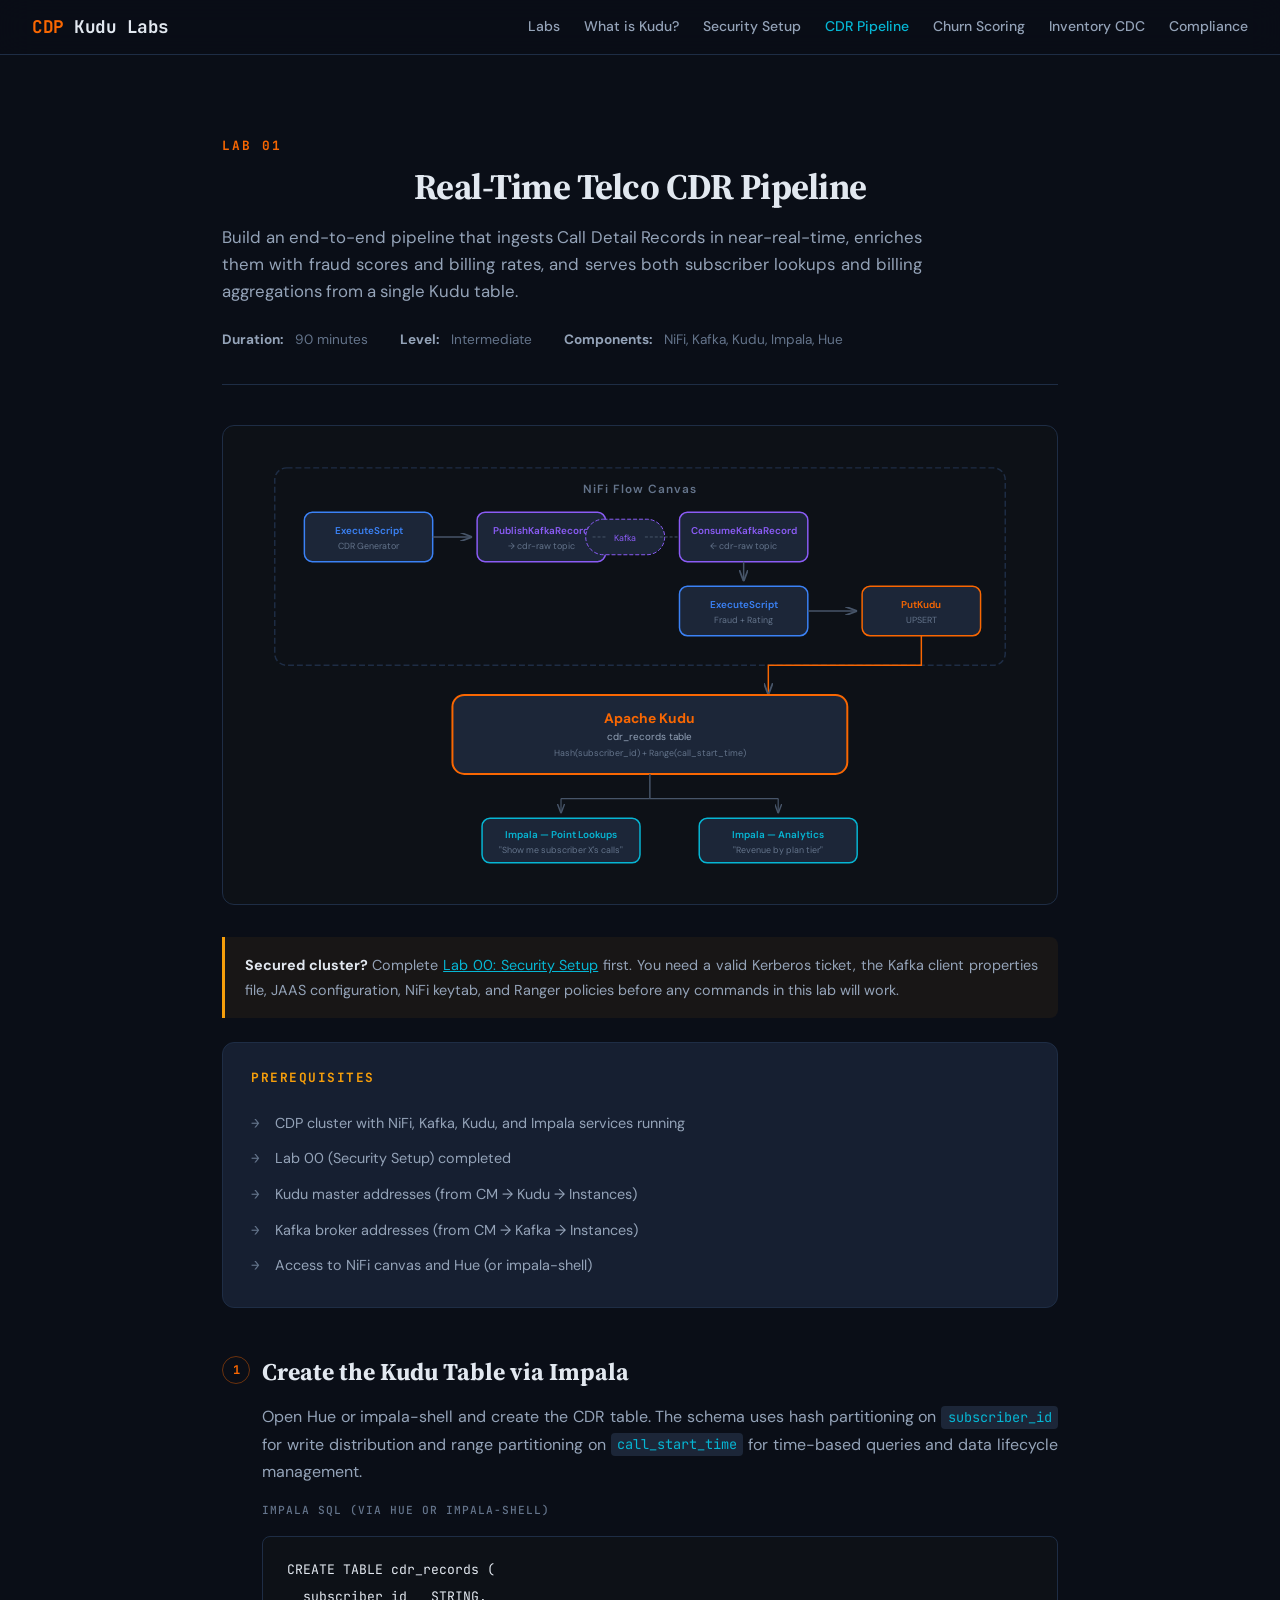
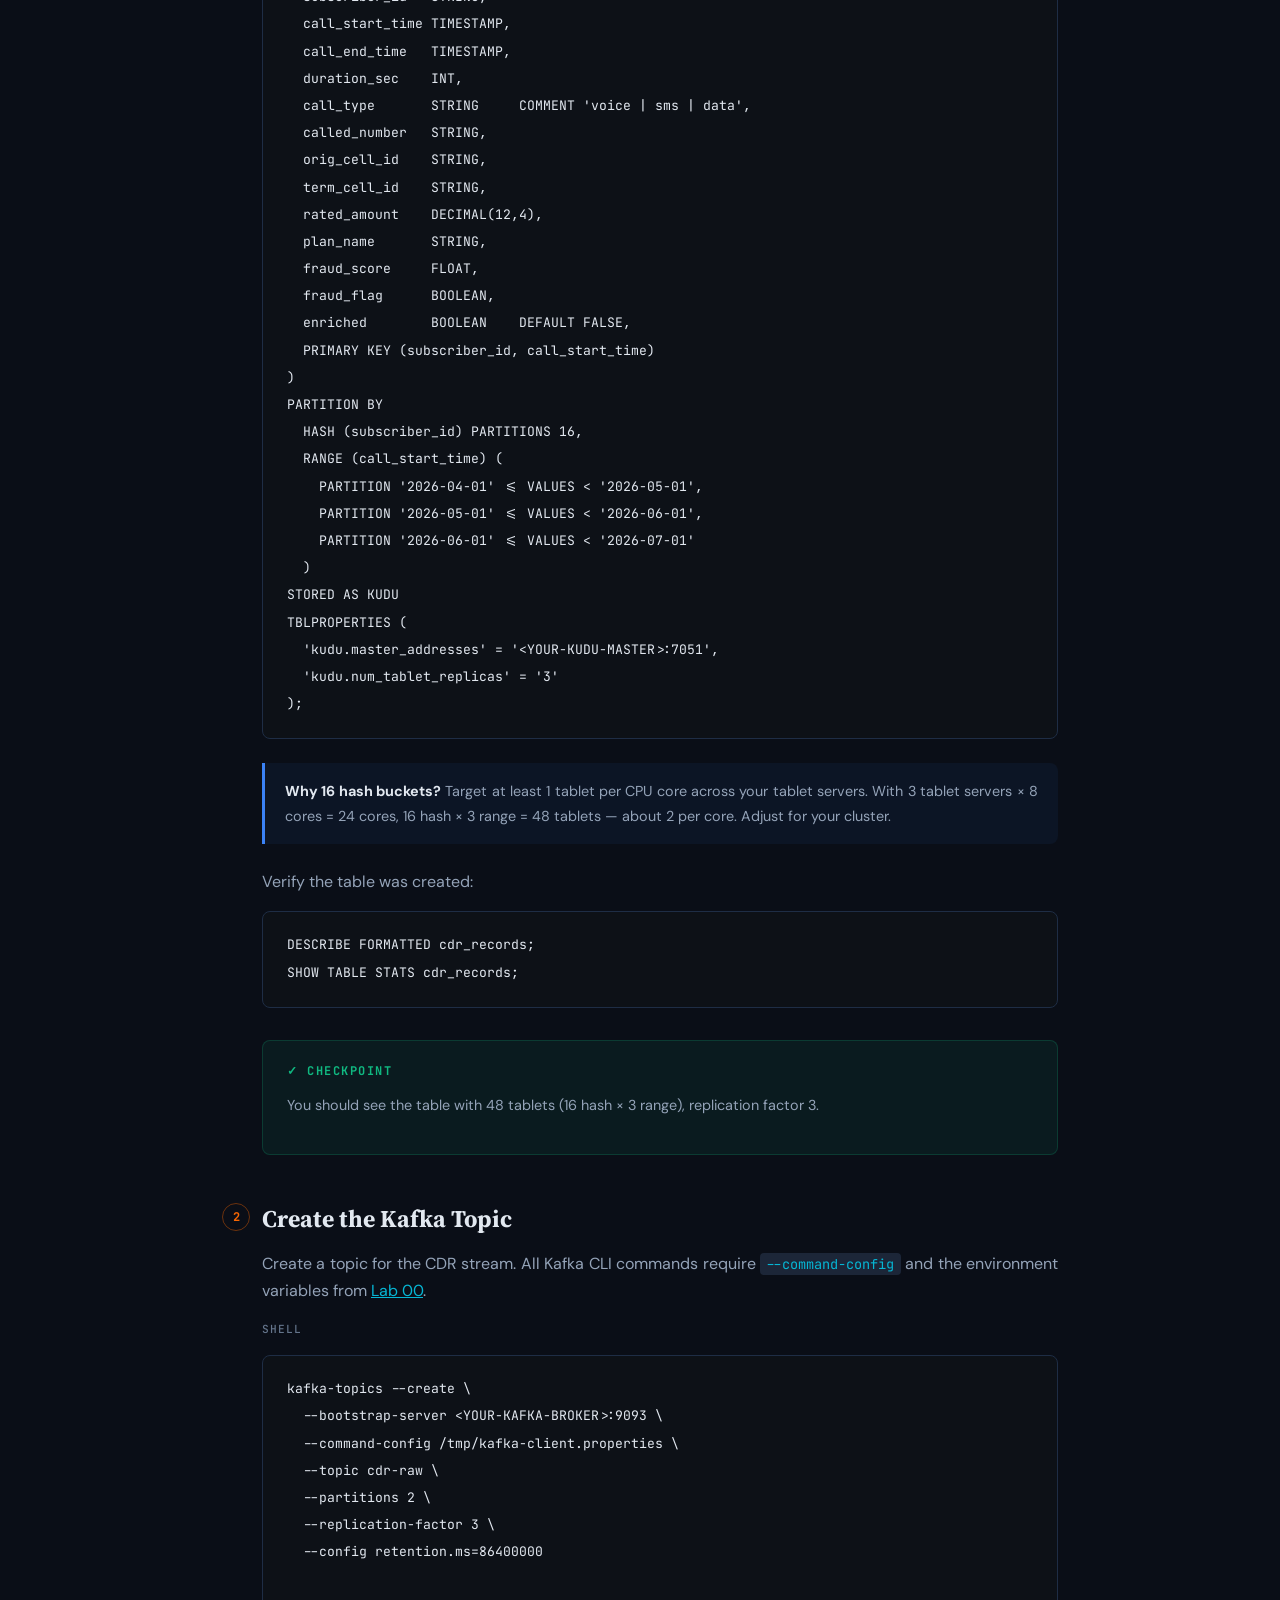
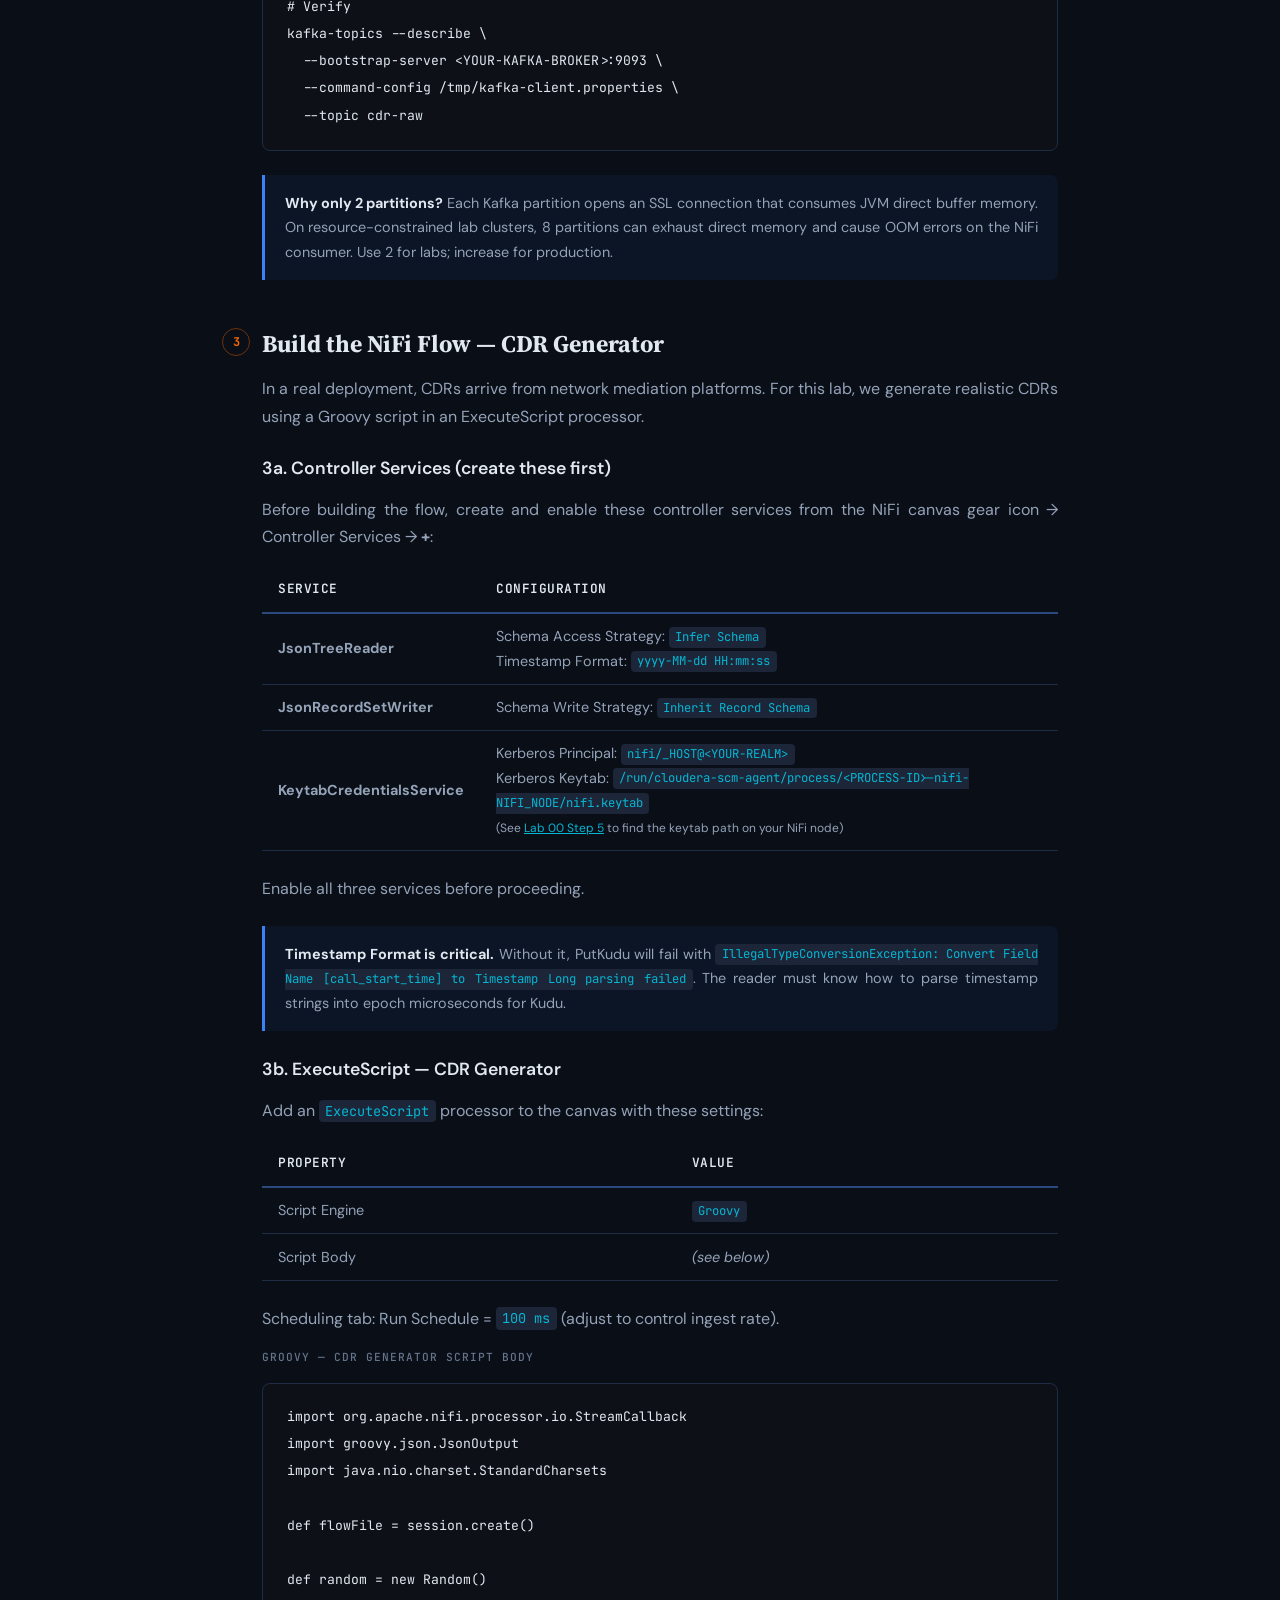
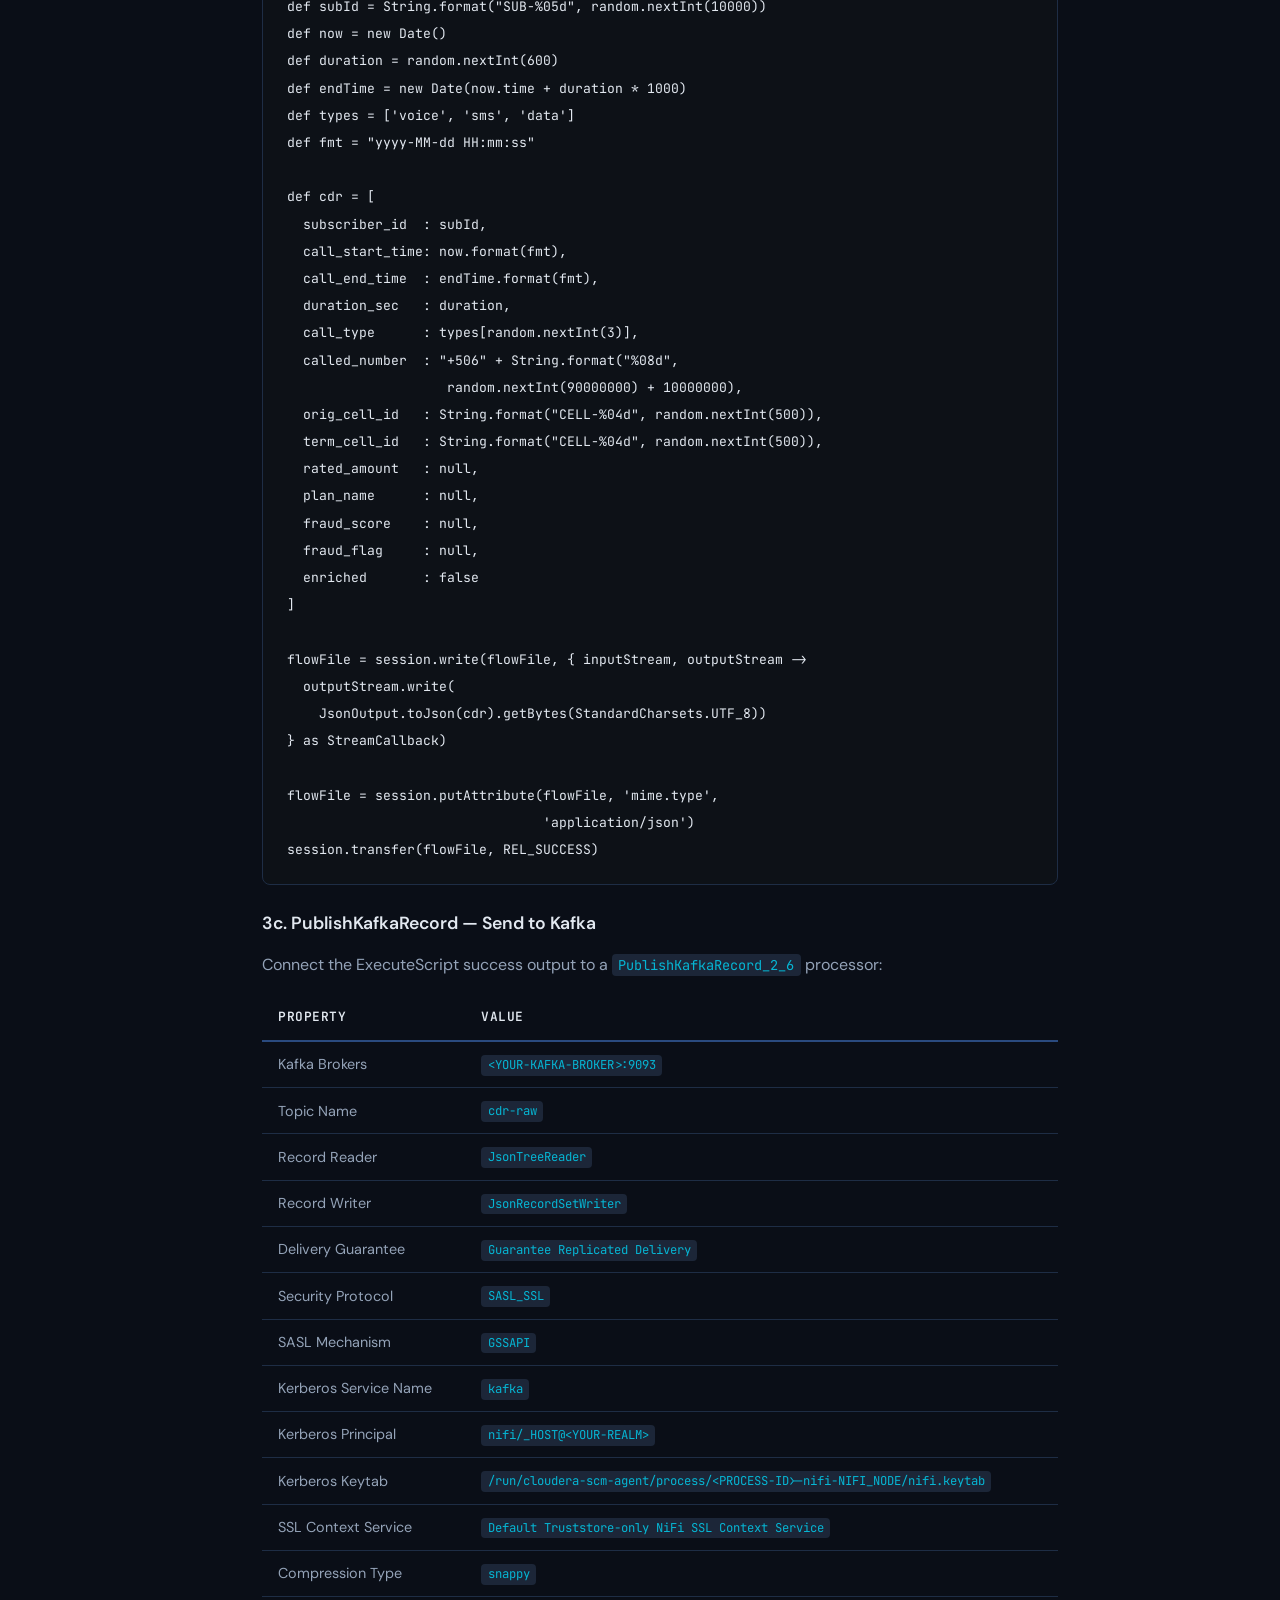
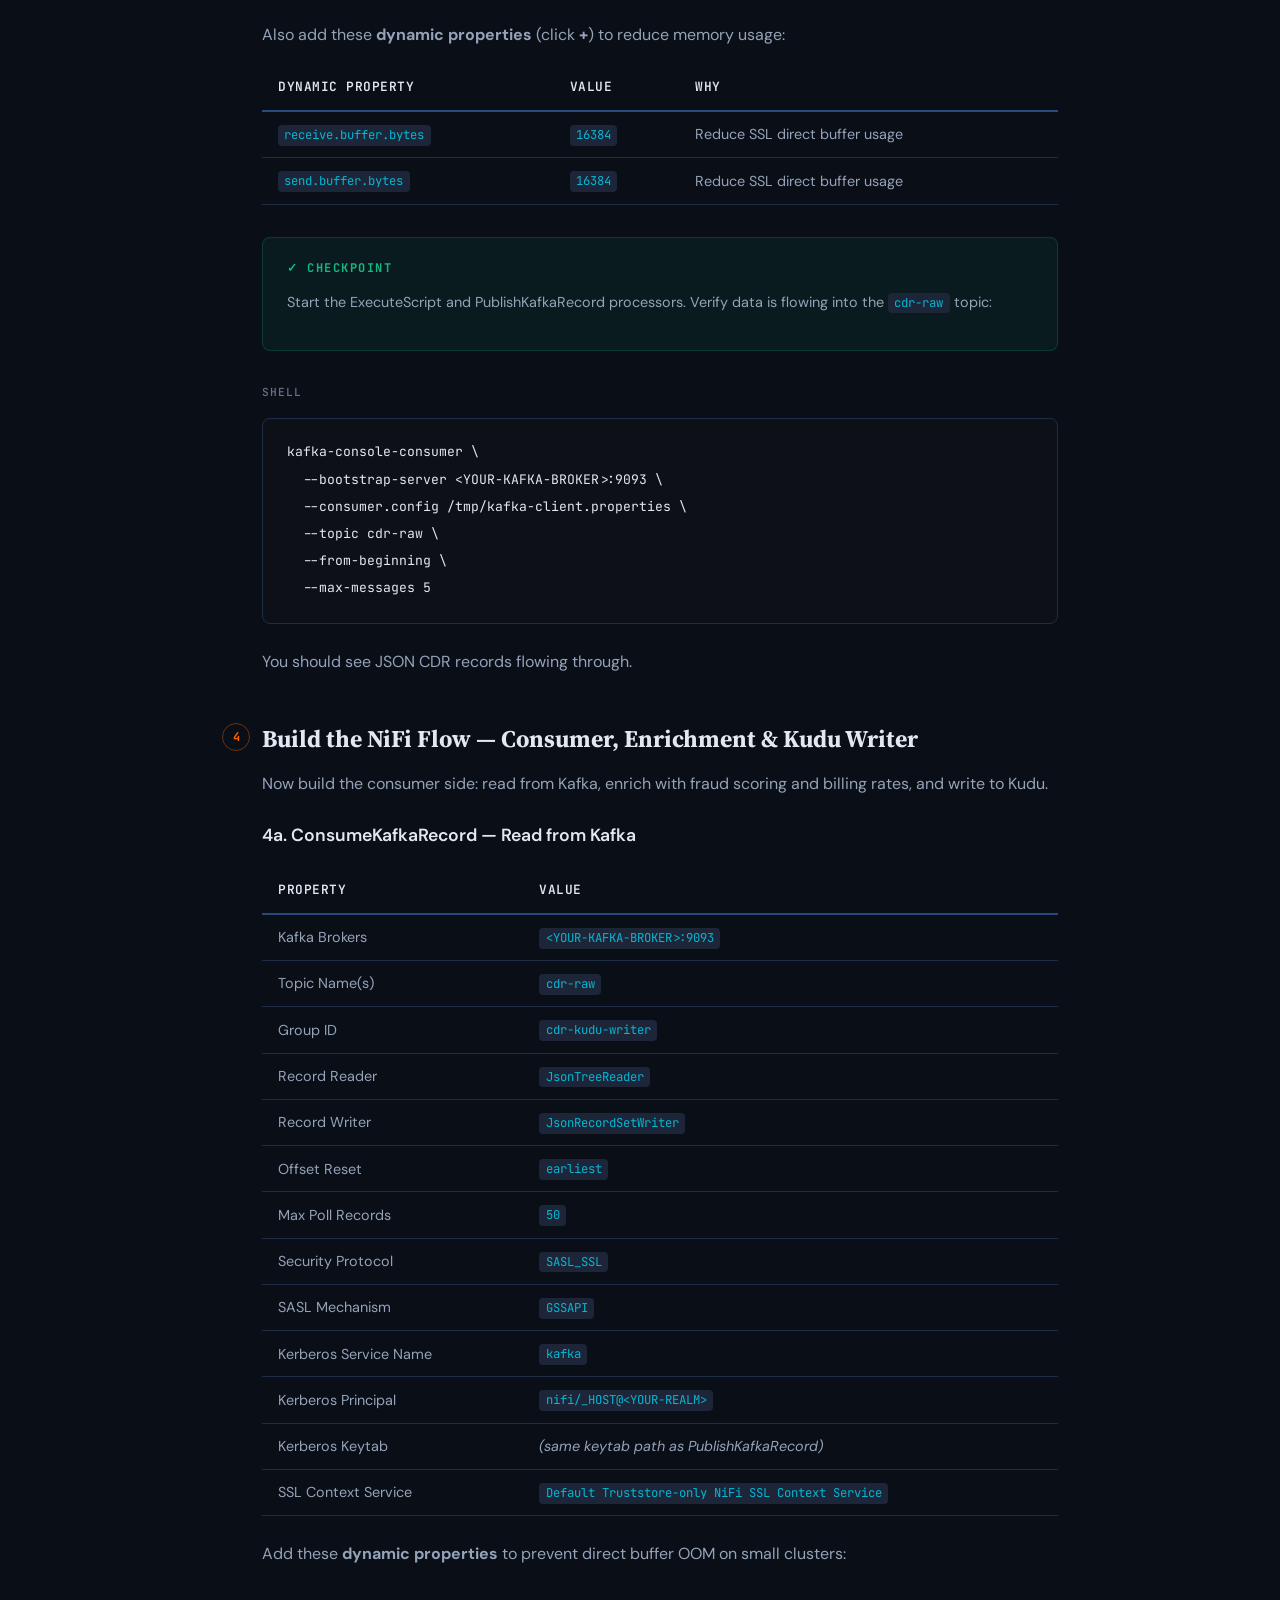
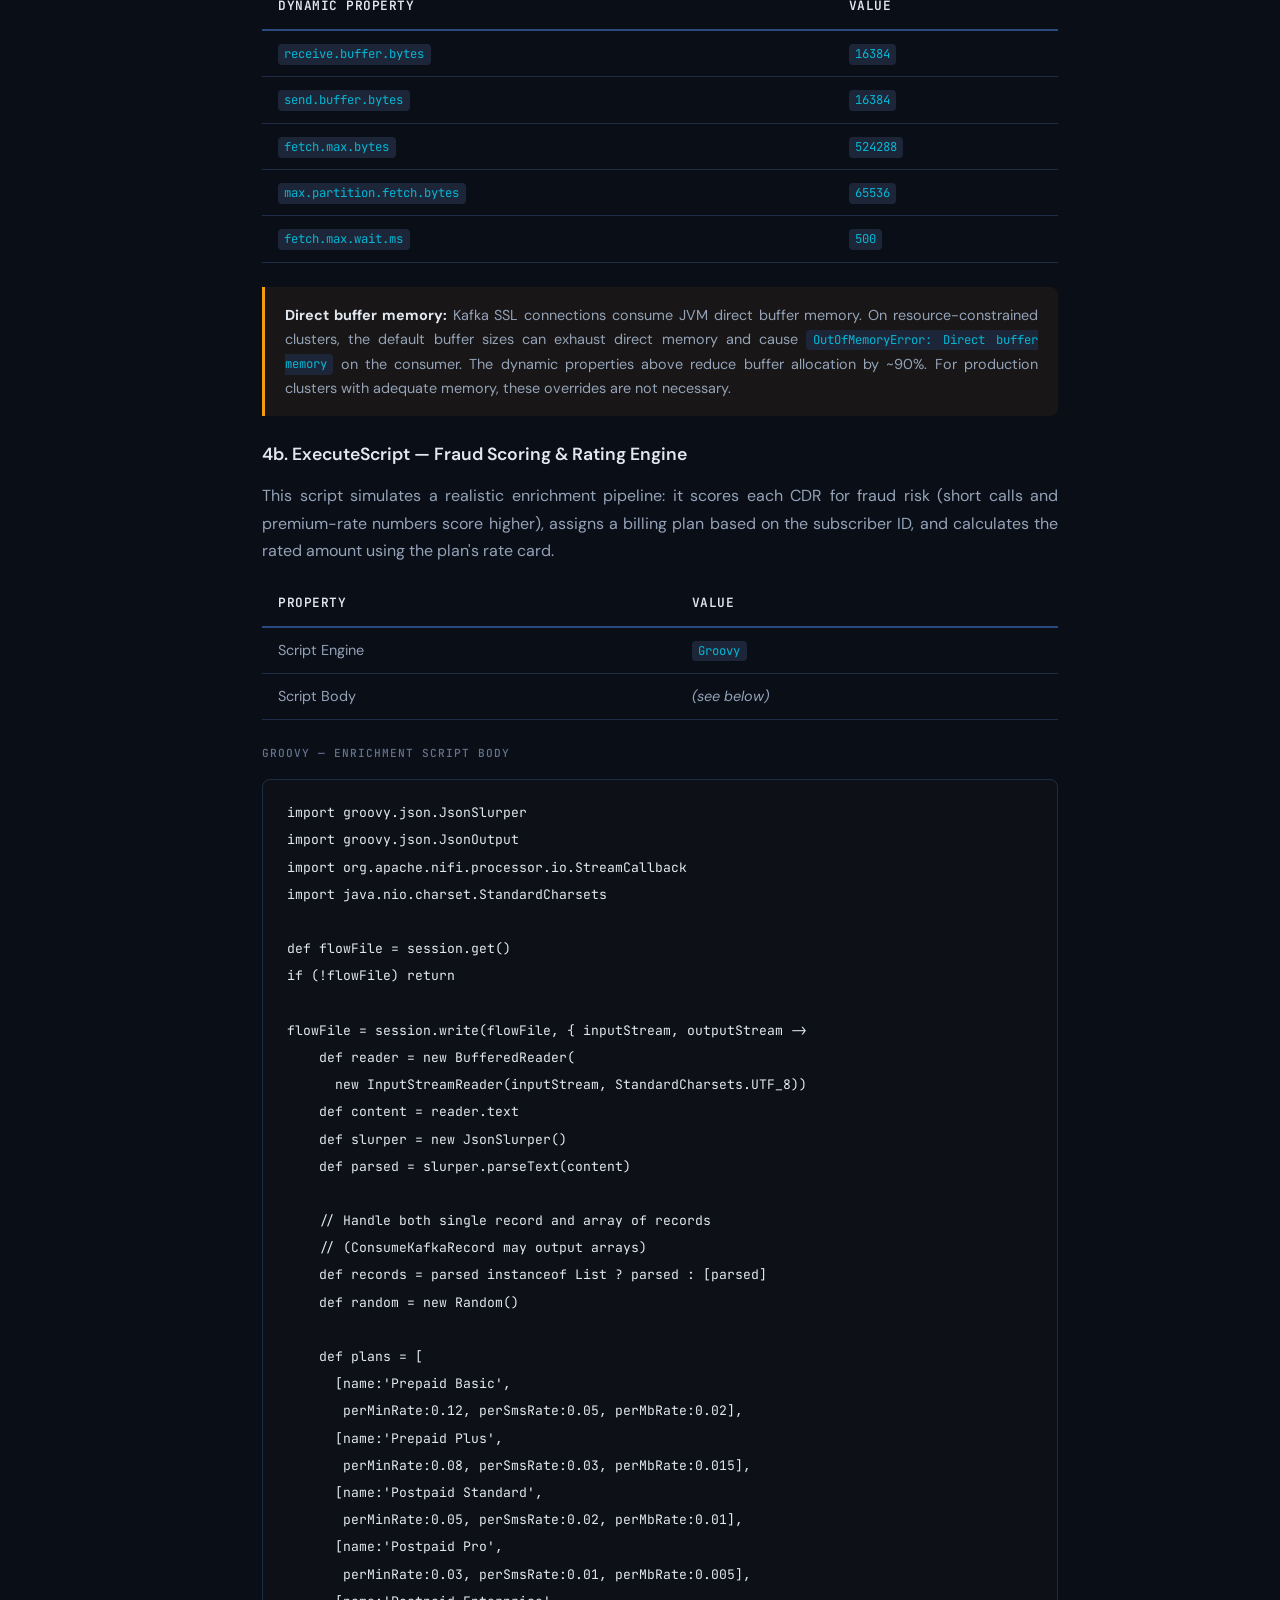
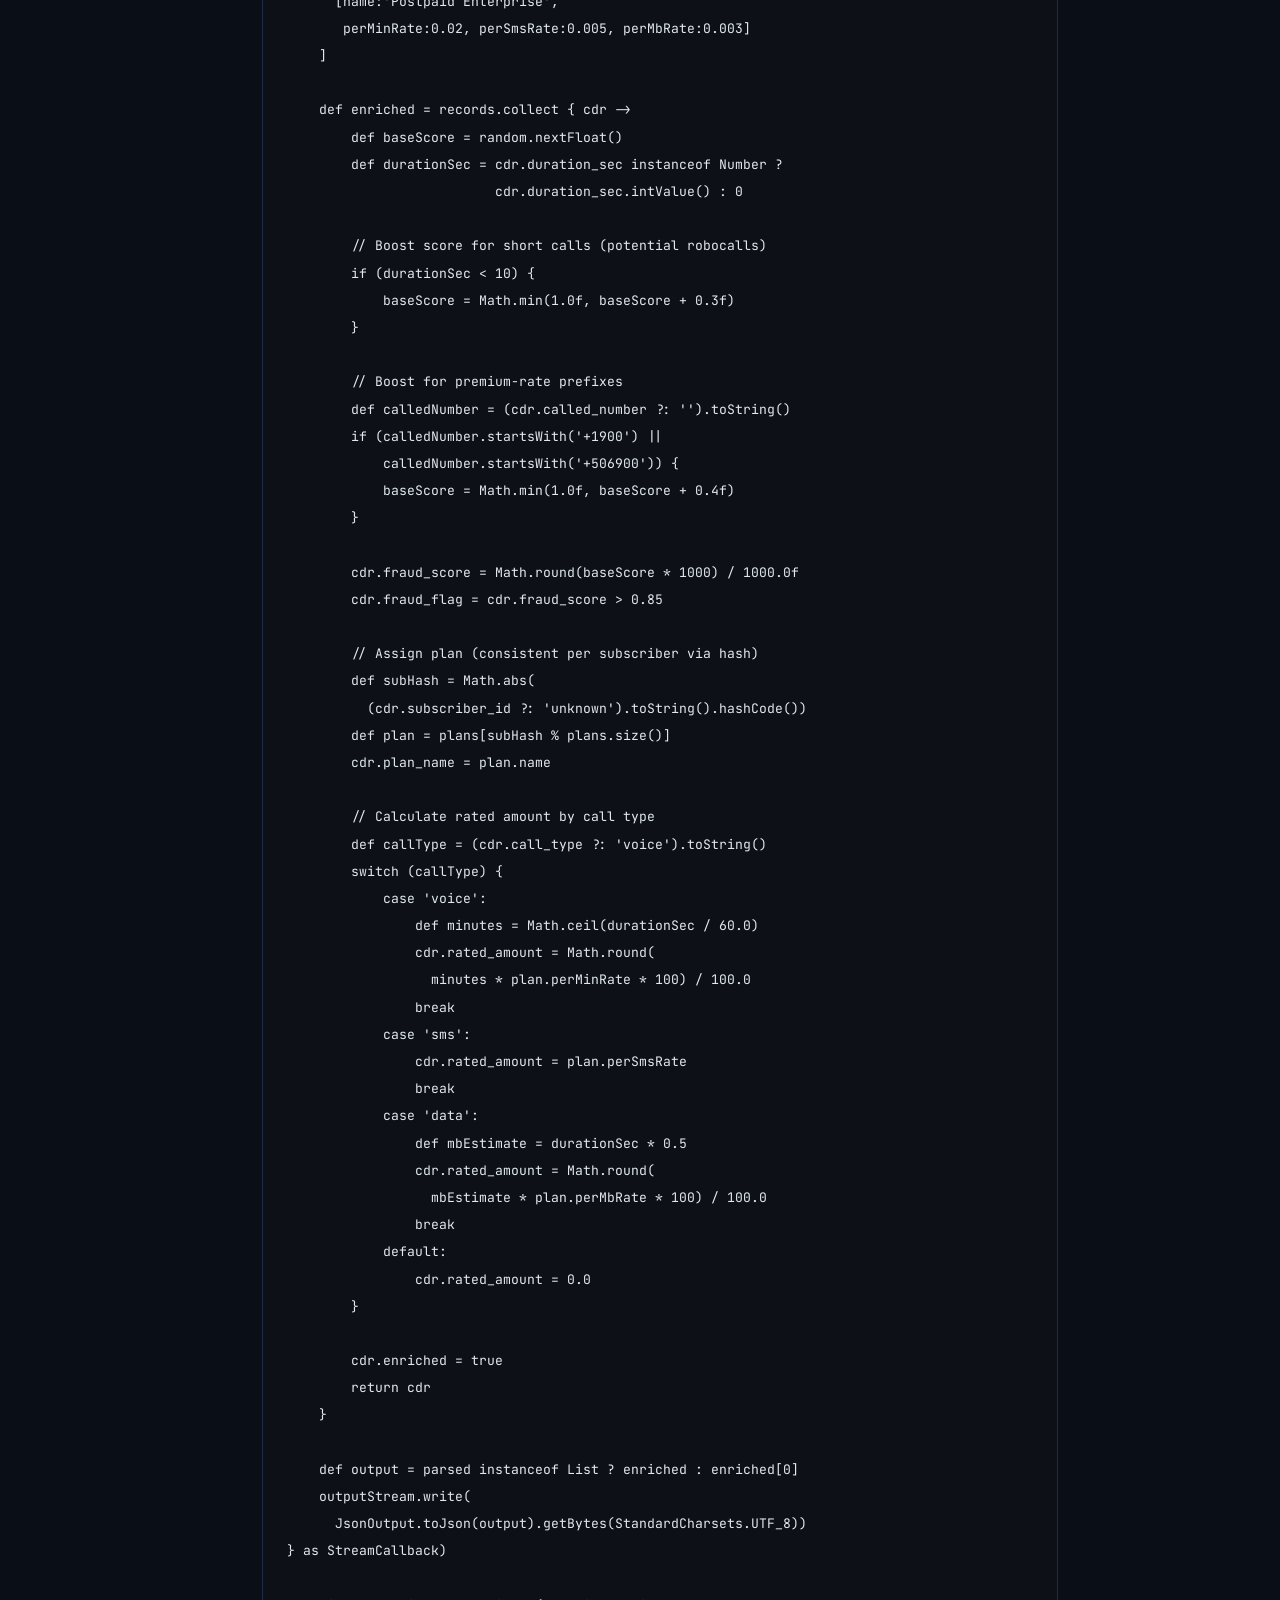
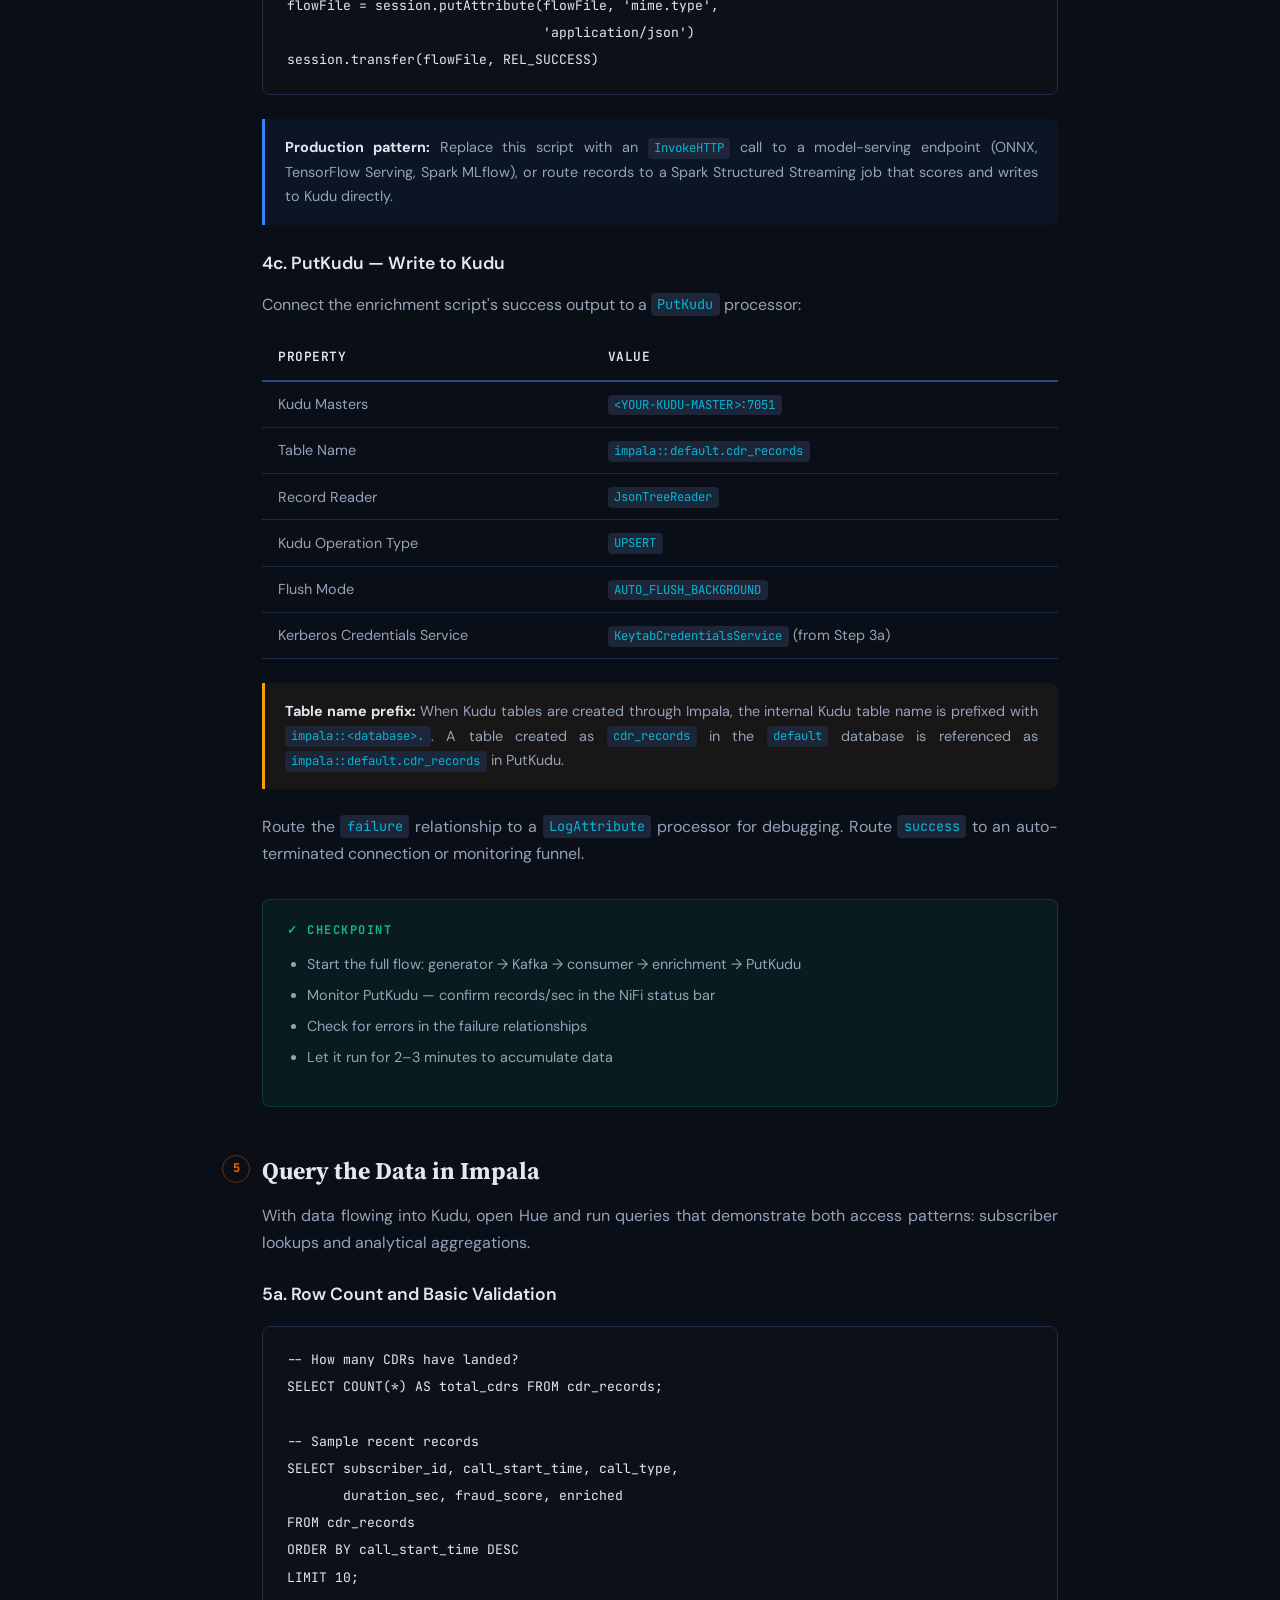
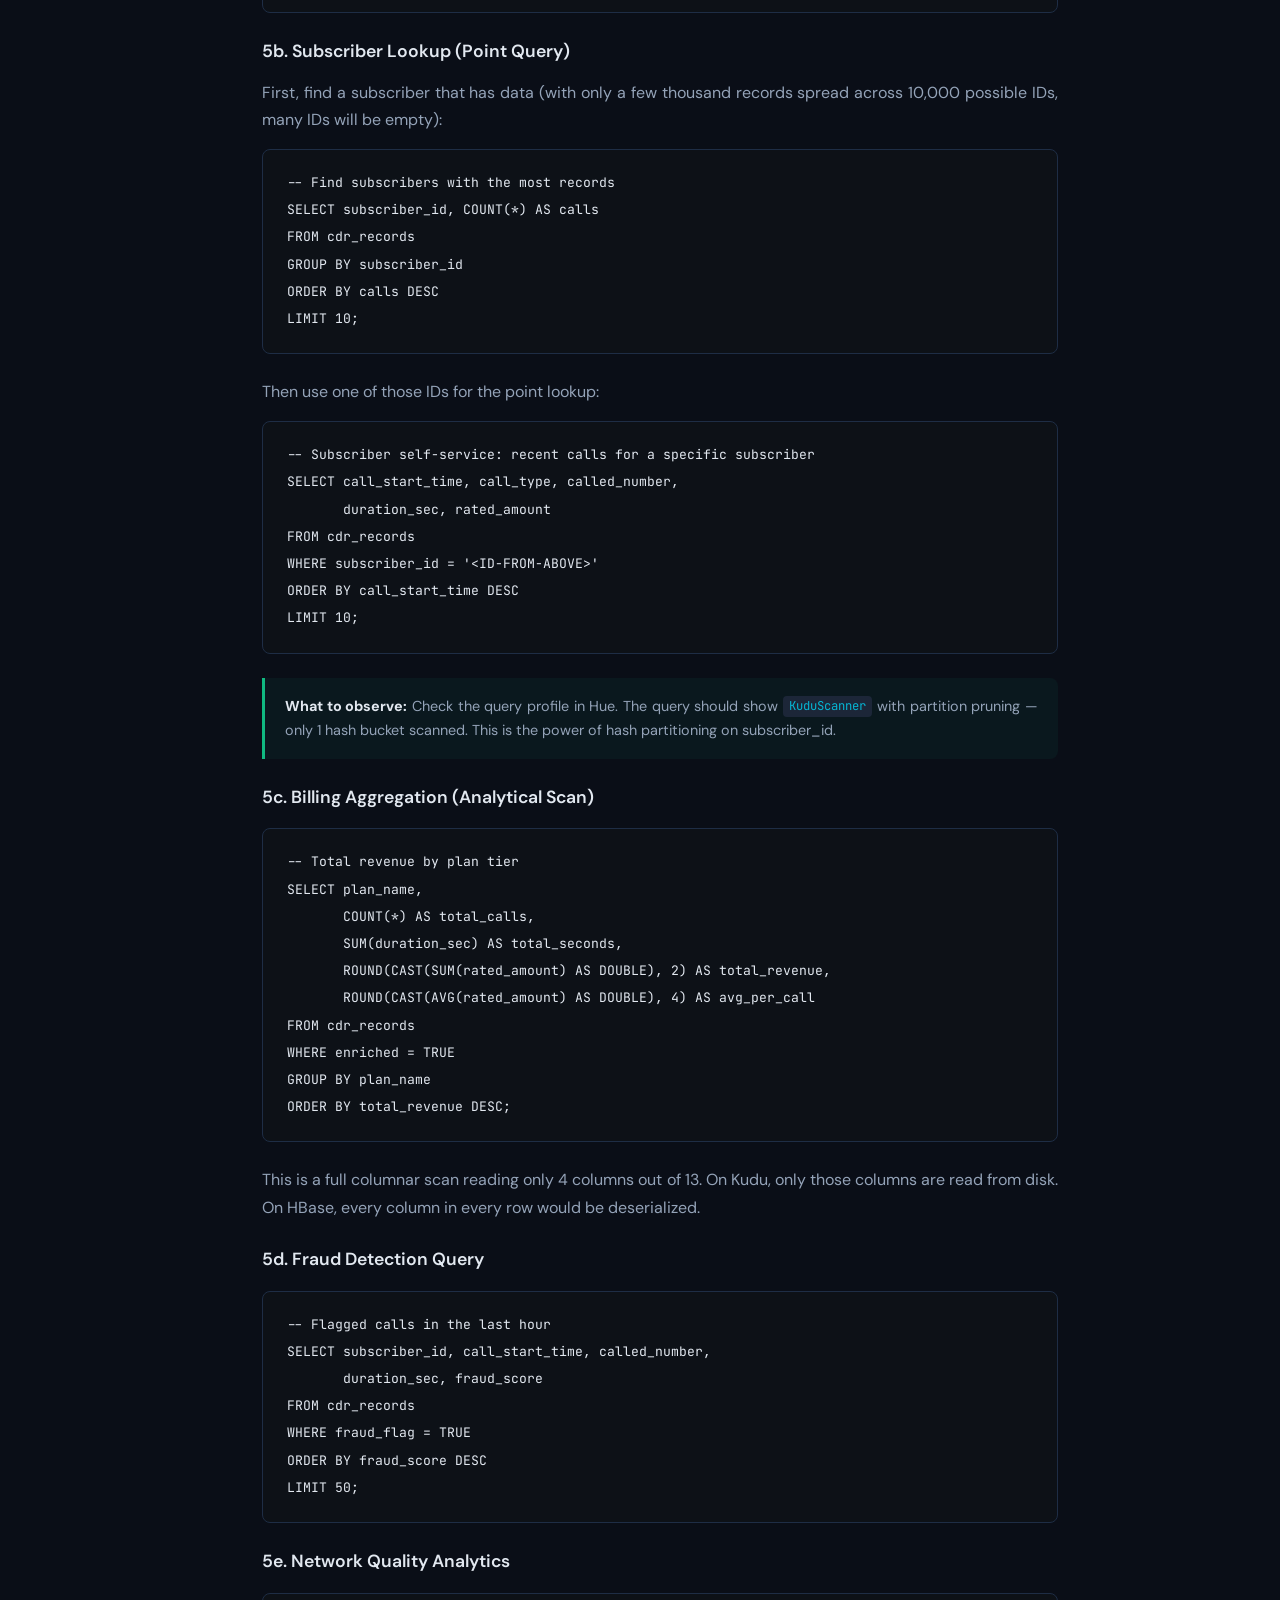
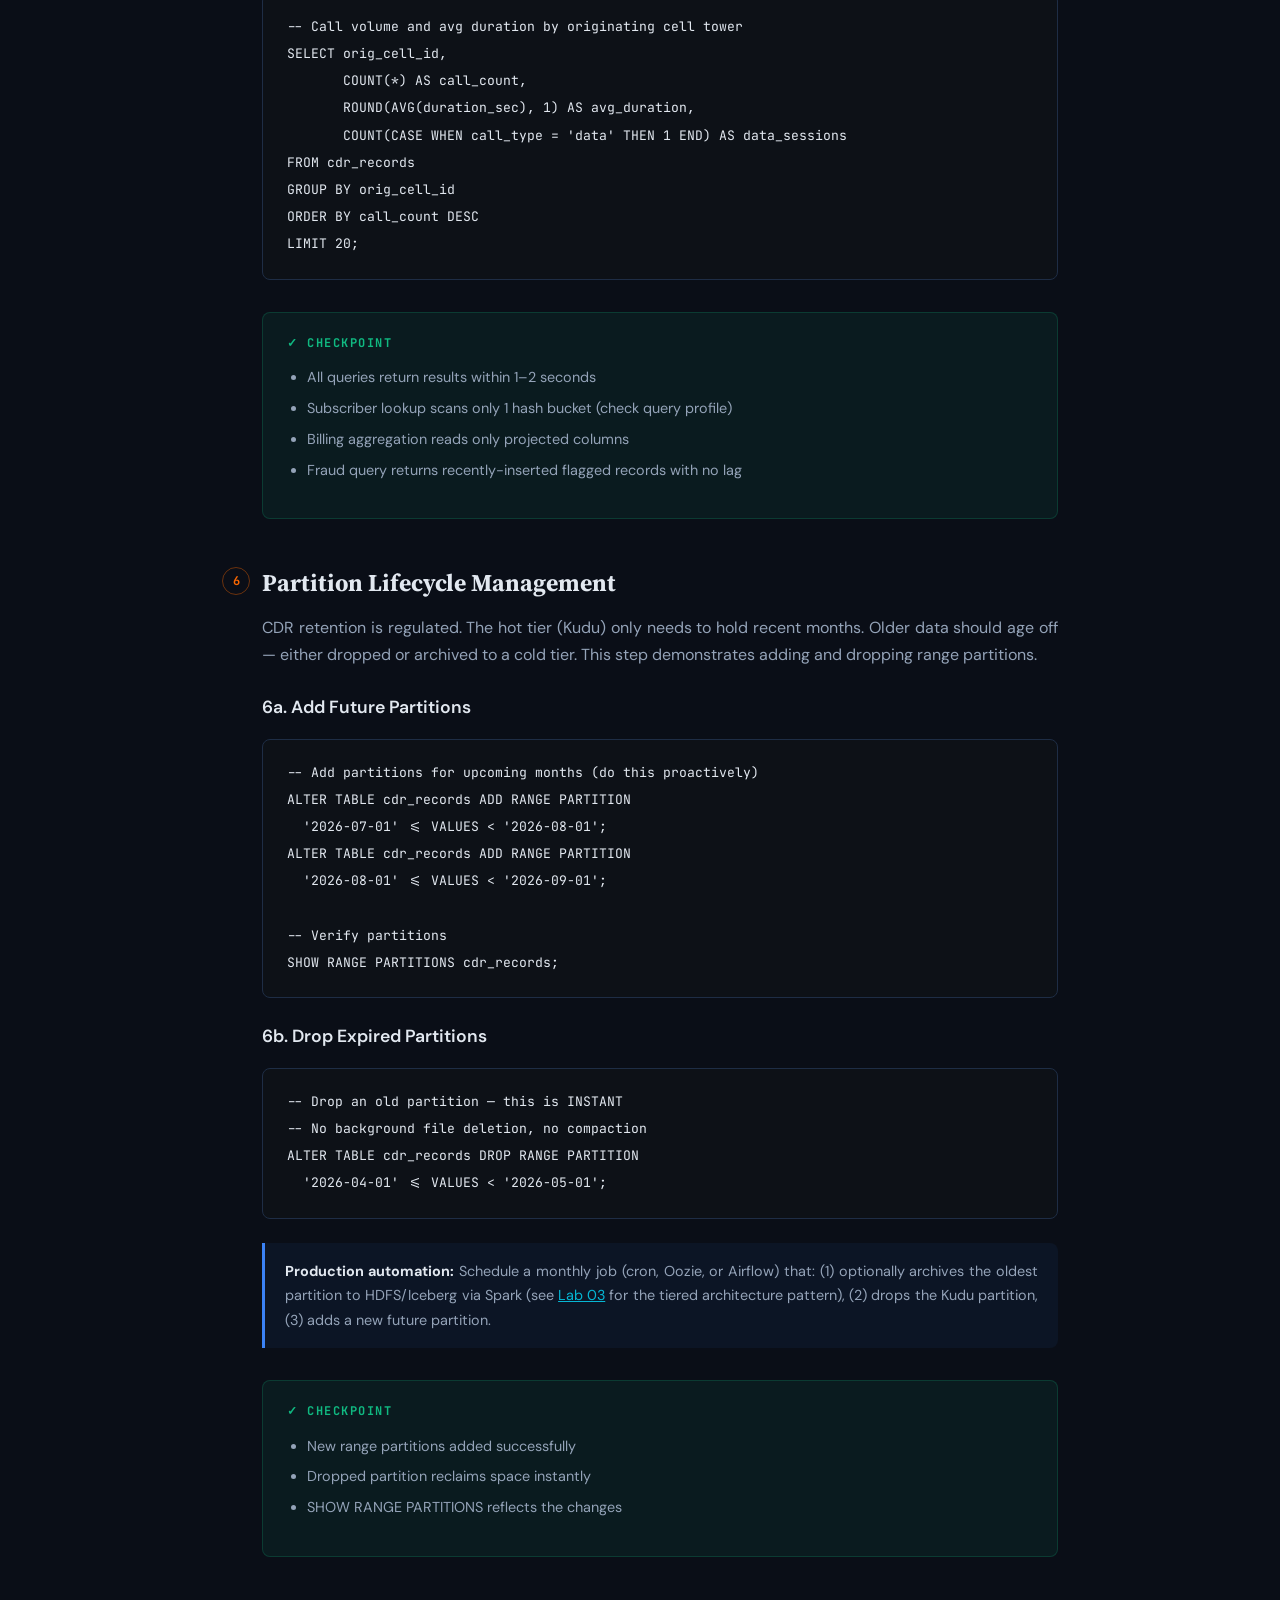
<file: lab1-cdr-pipeline.html>
<!doctype html>
<html lang="en">
    <head>
        <meta charset="UTF-8" />
        <meta name="viewport" content="width=device-width, initial-scale=1.0" />
        <title>Lab 01: Real-Time CDR Pipeline — CDP Kudu Labs</title>
        <link rel="stylesheet" href="styles.css" />
    </head>
    <body>
        <header class="site-header">
            <a href="index.html" class="site-logo"
                ><span>CDP</span> Kudu Labs</a
            >
            <nav class="site-nav">
                <a href="index.html">Labs</a>
                <a href="intro-kudu.html">What is Kudu?</a>
                <a href="security-setup.html">Security Setup</a>
                <a href="lab1-cdr-pipeline.html" class="active">CDR Pipeline</a>
                <a href="lab2-churn-scoring.html">Churn Scoring</a>
                <a href="lab3-inventory-cdc.html">Inventory CDC</a>
                <a href="lab4-compliance.html">Compliance</a>
            </nav>
        </header>

        <div class="container">
            <div class="lab-header">
                <div class="lab-number">Lab 01</div>
                <h1>Real-Time Telco CDR Pipeline</h1>
                <p class="lab-description">
                    Build an end-to-end pipeline that ingests Call Detail
                    Records in near-real-time, enriches them with fraud scores
                    and billing rates, and serves both subscriber lookups and
                    billing aggregations from a single Kudu table.
                </p>
                <div class="lab-meta">
                    <div class="lab-meta-item">
                        <strong>Duration:</strong>&nbsp;90 minutes
                    </div>
                    <div class="lab-meta-item">
                        <strong>Level:</strong>&nbsp;Intermediate
                    </div>
                    <div class="lab-meta-item">
                        <strong>Components:</strong>&nbsp;NiFi, Kafka, Kudu,
                        Impala, Hue
                    </div>
                </div>
            </div>

            <!-- Architecture Diagram -->
            <div
                class="diagram-container"
                style="
                    background: var(--bg-code);
                    border: 1px solid var(--border);
                    border-radius: 12px;
                    padding: 2rem;
                    margin: 2rem 0;
                    display: flex;
                    justify-content: center;
                "
            >
                <svg
                    viewBox="0 0 780 420"
                    xmlns="http://www.w3.org/2000/svg"
                    font-family="'DM Sans', sans-serif"
                    style="max-width: 100%; height: auto"
                >
                    <defs>
                        <marker
                            id="a1"
                            markerWidth="8"
                            markerHeight="6"
                            refX="8"
                            refY="3"
                            orient="auto"
                        >
                            <path
                                d="M0,0 L8,3 L0,6"
                                fill="none"
                                stroke="#475569"
                                stroke-width="1.2"
                            />
                        </marker>
                    </defs>

                    <!-- NiFi Canvas -->
                    <rect
                        x="20"
                        y="10"
                        width="740"
                        height="200"
                        rx="12"
                        fill="none"
                        stroke="#1e2d45"
                        stroke-width="1.5"
                        stroke-dasharray="6,3"
                    />
                    <text
                        x="390"
                        y="35"
                        text-anchor="middle"
                        fill="#64748b"
                        font-size="12"
                        font-weight="600"
                        letter-spacing="1"
                    >
                        NiFi Flow Canvas
                    </text>

                    <!-- Producer side -->
                    <rect
                        x="50"
                        y="55"
                        width="130"
                        height="50"
                        rx="8"
                        fill="#1c2638"
                        stroke="#3b82f6"
                        stroke-width="1.5"
                    />
                    <text
                        x="115"
                        y="77"
                        text-anchor="middle"
                        fill="#3b82f6"
                        font-size="10"
                        font-weight="600"
                    >
                        ExecuteScript
                    </text>
                    <text
                        x="115"
                        y="92"
                        text-anchor="middle"
                        fill="#64748b"
                        font-size="9"
                    >
                        CDR Generator
                    </text>

                    <line
                        x1="180"
                        y1="80"
                        x2="220"
                        y2="80"
                        stroke="#475569"
                        stroke-width="1.5"
                        marker-end="url(#a1)"
                    />

                    <rect
                        x="225"
                        y="55"
                        width="130"
                        height="50"
                        rx="8"
                        fill="#1c2638"
                        stroke="#8b5cf6"
                        stroke-width="1.5"
                    />
                    <text
                        x="290"
                        y="77"
                        text-anchor="middle"
                        fill="#8b5cf6"
                        font-size="10"
                        font-weight="600"
                    >
                        PublishKafkaRecord
                    </text>
                    <text
                        x="290"
                        y="92"
                        text-anchor="middle"
                        fill="#64748b"
                        font-size="9"
                    >
                        → cdr-raw topic
                    </text>

                    <!-- Consumer side -->
                    <rect
                        x="430"
                        y="55"
                        width="130"
                        height="50"
                        rx="8"
                        fill="#1c2638"
                        stroke="#8b5cf6"
                        stroke-width="1.5"
                    />
                    <text
                        x="495"
                        y="77"
                        text-anchor="middle"
                        fill="#8b5cf6"
                        font-size="10"
                        font-weight="600"
                    >
                        ConsumeKafkaRecord
                    </text>
                    <text
                        x="495"
                        y="92"
                        text-anchor="middle"
                        fill="#64748b"
                        font-size="9"
                    >
                        ← cdr-raw topic
                    </text>

                    <line
                        x1="495"
                        y1="105"
                        x2="495"
                        y2="125"
                        stroke="#475569"
                        stroke-width="1.5"
                        marker-end="url(#a1)"
                    />

                    <rect
                        x="430"
                        y="130"
                        width="130"
                        height="50"
                        rx="8"
                        fill="#1c2638"
                        stroke="#3b82f6"
                        stroke-width="1.5"
                    />
                    <text
                        x="495"
                        y="152"
                        text-anchor="middle"
                        fill="#3b82f6"
                        font-size="10"
                        font-weight="600"
                    >
                        ExecuteScript
                    </text>
                    <text
                        x="495"
                        y="167"
                        text-anchor="middle"
                        fill="#64748b"
                        font-size="9"
                    >
                        Fraud + Rating
                    </text>

                    <line
                        x1="560"
                        y1="155"
                        x2="610"
                        y2="155"
                        stroke="#475569"
                        stroke-width="1.5"
                        marker-end="url(#a1)"
                    />

                    <rect
                        x="615"
                        y="130"
                        width="120"
                        height="50"
                        rx="8"
                        fill="#1c2638"
                        stroke="#f96702"
                        stroke-width="1.5"
                    />
                    <text
                        x="675"
                        y="152"
                        text-anchor="middle"
                        fill="#f96702"
                        font-size="10"
                        font-weight="600"
                    >
                        PutKudu
                    </text>
                    <text
                        x="675"
                        y="167"
                        text-anchor="middle"
                        fill="#64748b"
                        font-size="9"
                    >
                        UPSERT
                    </text>

                    <!-- Kafka cloud -->
                    <rect
                        x="335"
                        y="62"
                        width="80"
                        height="36"
                        rx="18"
                        fill="#1c2638"
                        stroke="#8b5cf6"
                        stroke-width="1"
                        stroke-dasharray="4,2"
                    />
                    <text
                        x="375"
                        y="84"
                        text-anchor="middle"
                        fill="#8b5cf6"
                        font-size="9"
                    >
                        Kafka
                    </text>
                    <line
                        x1="355"
                        y1="80"
                        x2="340"
                        y2="80"
                        stroke="#475569"
                        stroke-width="1"
                        stroke-dasharray="3,2"
                    />
                    <line
                        x1="395"
                        y1="80"
                        x2="430"
                        y2="80"
                        stroke="#475569"
                        stroke-width="1"
                        stroke-dasharray="3,2"
                    />

                    <!-- Arrow to Kudu -->
                    <path
                        d="M675,180 L675,210 L520,210 L520,240"
                        fill="none"
                        stroke="#f96702"
                        stroke-width="1.5"
                        marker-end="url(#a1)"
                    />

                    <!-- Kudu -->
                    <rect
                        x="200"
                        y="240"
                        width="400"
                        height="80"
                        rx="12"
                        fill="#1c2638"
                        stroke="#f96702"
                        stroke-width="2"
                    />
                    <text
                        x="400"
                        y="268"
                        text-anchor="middle"
                        fill="#f96702"
                        font-size="14"
                        font-weight="700"
                    >
                        Apache Kudu
                    </text>
                    <text
                        x="400"
                        y="286"
                        text-anchor="middle"
                        fill="#94a3b8"
                        font-size="10"
                    >
                        cdr_records table
                    </text>
                    <text
                        x="400"
                        y="302"
                        text-anchor="middle"
                        fill="#64748b"
                        font-size="9"
                    >
                        Hash(subscriber_id) + Range(call_start_time)
                    </text>

                    <!-- Line from Kudu center down -->
                    <line
                        x1="400"
                        y1="320"
                        x2="400"
                        y2="345"
                        stroke="#475569"
                        stroke-width="1.5"
                    />
                    <line
                        x1="400"
                        y1="345"
                        x2="310"
                        y2="345"
                        stroke="#475569"
                        stroke-width="1.2"
                    />
                    <line
                        x1="400"
                        y1="345"
                        x2="530"
                        y2="345"
                        stroke="#475569"
                        stroke-width="1.2"
                    />
                    <line
                        x1="310"
                        y1="345"
                        x2="310"
                        y2="360"
                        stroke="#475569"
                        stroke-width="1.2"
                        marker-end="url(#a1)"
                    />
                    <line
                        x1="530"
                        y1="345"
                        x2="530"
                        y2="360"
                        stroke="#475569"
                        stroke-width="1.2"
                        marker-end="url(#a1)"
                    />

                    <!-- Impala boxes -->
                    <rect
                        x="230"
                        y="365"
                        width="160"
                        height="45"
                        rx="8"
                        fill="#1c2638"
                        stroke="#06b6d4"
                        stroke-width="1.5"
                    />
                    <text
                        x="310"
                        y="385"
                        text-anchor="middle"
                        fill="#06b6d4"
                        font-size="10"
                        font-weight="600"
                    >
                        Impala — Point Lookups
                    </text>
                    <text
                        x="310"
                        y="400"
                        text-anchor="middle"
                        fill="#64748b"
                        font-size="9"
                    >
                        "Show me subscriber X's calls"
                    </text>

                    <rect
                        x="450"
                        y="365"
                        width="160"
                        height="45"
                        rx="8"
                        fill="#1c2638"
                        stroke="#06b6d4"
                        stroke-width="1.5"
                    />
                    <text
                        x="530"
                        y="385"
                        text-anchor="middle"
                        fill="#06b6d4"
                        font-size="10"
                        font-weight="600"
                    >
                        Impala — Analytics
                    </text>
                    <text
                        x="530"
                        y="400"
                        text-anchor="middle"
                        fill="#64748b"
                        font-size="9"
                    >
                        "Revenue by plan tier"
                    </text>
                </svg>
            </div>

            <div class="callout warning" style="margin-top: 2rem">
                <p>
                    <strong>Secured cluster?</strong> Complete
                    <a
                        href="security-setup.html"
                        style="color: var(--accent-cyan)"
                        >Lab 00: Security Setup</a
                    >
                    first. You need a valid Kerberos ticket, the Kafka client
                    properties file, JAAS configuration, NiFi keytab, and Ranger
                    policies before any commands in this lab will work.
                </p>
            </div>

            <div class="prereq-box">
                <h3>Prerequisites</h3>
                <ul>
                    <li>
                        CDP cluster with NiFi, Kafka, Kudu, and Impala services
                        running
                    </li>
                    <li>Lab 00 (Security Setup) completed</li>
                    <li>Kudu master addresses (from CM → Kudu → Instances)</li>
                    <li>
                        Kafka broker addresses (from CM → Kafka → Instances)
                    </li>
                    <li>Access to NiFi canvas and Hue (or impala-shell)</li>
                </ul>
            </div>

            <!-- STEP 1 -->
            <div class="step" data-step="1">
                <h2>Create the Kudu Table via Impala</h2>

                <p>
                    Open Hue or impala-shell and create the CDR table. The
                    schema uses hash partitioning on
                    <code>subscriber_id</code> for write distribution and range
                    partitioning on <code>call_start_time</code> for time-based
                    queries and data lifecycle management.
                </p>

                <span class="code-label"
                    >Impala SQL (via Hue or impala-shell)</span
                >
                <pre><code>CREATE TABLE cdr_records (
  subscriber_id   STRING,
  call_start_time TIMESTAMP,
  call_end_time   TIMESTAMP,
  duration_sec    INT,
  call_type       STRING     COMMENT 'voice | sms | data',
  called_number   STRING,
  orig_cell_id    STRING,
  term_cell_id    STRING,
  rated_amount    DECIMAL(12,4),
  plan_name       STRING,
  fraud_score     FLOAT,
  fraud_flag      BOOLEAN,
  enriched        BOOLEAN    DEFAULT FALSE,
  PRIMARY KEY (subscriber_id, call_start_time)
)
PARTITION BY
  HASH (subscriber_id) PARTITIONS 16,
  RANGE (call_start_time) (
    PARTITION '2026-04-01' &lt;= VALUES &lt; '2026-05-01',
    PARTITION '2026-05-01' &lt;= VALUES &lt; '2026-06-01',
    PARTITION '2026-06-01' &lt;= VALUES &lt; '2026-07-01'
  )
STORED AS KUDU
TBLPROPERTIES (
  'kudu.master_addresses' = '&lt;YOUR-KUDU-MASTER&gt;:7051',
  'kudu.num_tablet_replicas' = '3'
);</code></pre>

                <div class="callout">
                    <p>
                        <strong>Why 16 hash buckets?</strong> Target at least 1
                        tablet per CPU core across your tablet servers. With 3
                        tablet servers × 8 cores = 24 cores, 16 hash × 3 range =
                        48 tablets — about 2 per core. Adjust for your cluster.
                    </p>
                </div>

                <p>Verify the table was created:</p>

                <pre><code>DESCRIBE FORMATTED cdr_records;
SHOW TABLE STATS cdr_records;</code></pre>

                <div class="checkpoint">
                    <h4>✓ Checkpoint</h4>
                    <p>
                        You should see the table with 48 tablets (16 hash × 3
                        range), replication factor 3.
                    </p>
                </div>
            </div>

            <!-- STEP 2 -->
            <div class="step" data-step="2">
                <h2>Create the Kafka Topic</h2>

                <p>
                    Create a topic for the CDR stream. All Kafka CLI commands
                    require
                    <code>--command-config</code> and the environment variables
                    from
                    <a
                        href="security-setup.html"
                        style="color: var(--accent-cyan)"
                        >Lab 00</a
                    >.
                </p>

                <span class="code-label">Shell</span>
                <pre><code>kafka-topics --create \
  --bootstrap-server &lt;YOUR-KAFKA-BROKER&gt;:9093 \
  --command-config /tmp/kafka-client.properties \
  --topic cdr-raw \
  --partitions 2 \
  --replication-factor 3 \
  --config retention.ms=86400000

# Verify
kafka-topics --describe \
  --bootstrap-server &lt;YOUR-KAFKA-BROKER&gt;:9093 \
  --command-config /tmp/kafka-client.properties \
  --topic cdr-raw</code></pre>

                <div class="callout">
                    <p>
                        <strong>Why only 2 partitions?</strong> Each Kafka
                        partition opens an SSL connection that consumes JVM
                        direct buffer memory. On resource-constrained lab
                        clusters, 8 partitions can exhaust direct memory and
                        cause OOM errors on the NiFi consumer. Use 2 for labs;
                        increase for production.
                    </p>
                </div>
            </div>

            <!-- STEP 3 -->
            <div class="step" data-step="3">
                <h2>Build the NiFi Flow — CDR Generator</h2>

                <p>
                    In a real deployment, CDRs arrive from network mediation
                    platforms. For this lab, we generate realistic CDRs using a
                    Groovy script in an ExecuteScript processor.
                </p>

                <h3>3a. Controller Services (create these first)</h3>

                <p>
                    Before building the flow, create and enable these controller
                    services from the NiFi canvas gear icon → Controller
                    Services → <strong>+</strong>:
                </p>

                <table>
                    <thead>
                        <tr>
                            <th>Service</th>
                            <th>Configuration</th>
                        </tr>
                    </thead>
                    <tbody>
                        <tr>
                            <td><strong>JsonTreeReader</strong></td>
                            <td>
                                Schema Access Strategy: <code>Infer Schema</code
                                ><br />
                                Timestamp Format:
                                <code>yyyy-MM-dd HH:mm:ss</code>
                            </td>
                        </tr>
                        <tr>
                            <td><strong>JsonRecordSetWriter</strong></td>
                            <td>
                                Schema Write Strategy:
                                <code>Inherit Record Schema</code>
                            </td>
                        </tr>
                        <tr>
                            <td><strong>KeytabCredentialsService</strong></td>
                            <td>
                                Kerberos Principal:
                                <code>nifi/_HOST@&lt;YOUR-REALM&gt;</code><br />
                                Kerberos Keytab:
                                <code
                                    >/run/cloudera-scm-agent/process/&lt;PROCESS-ID&gt;-nifi-NIFI_NODE/nifi.keytab</code
                                ><br />
                                <small
                                    >(See
                                    <a
                                        href="security-setup.html"
                                        style="color: var(--accent-cyan)"
                                        >Lab 00 Step 5</a
                                    >
                                    to find the keytab path on your NiFi
                                    node)</small
                                >
                            </td>
                        </tr>
                    </tbody>
                </table>

                <p>Enable all three services before proceeding.</p>

                <div class="callout">
                    <p>
                        <strong>Timestamp Format is critical.</strong> Without
                        it, PutKudu will fail with
                        <code
                            >IllegalTypeConversionException: Convert Field Name
                            [call_start_time] to Timestamp Long parsing
                            failed</code
                        >. The reader must know how to parse timestamp strings
                        into epoch microseconds for Kudu.
                    </p>
                </div>

                <h3>3b. ExecuteScript — CDR Generator</h3>

                <p>
                    Add an <code>ExecuteScript</code> processor to the canvas
                    with these settings:
                </p>

                <table>
                    <thead>
                        <tr>
                            <th>Property</th>
                            <th>Value</th>
                        </tr>
                    </thead>
                    <tbody>
                        <tr>
                            <td>Script Engine</td>
                            <td><code>Groovy</code></td>
                        </tr>
                        <tr>
                            <td>Script Body</td>
                            <td><em>(see below)</em></td>
                        </tr>
                    </tbody>
                </table>

                <p>
                    Scheduling tab: Run Schedule = <code>100 ms</code> (adjust
                    to control ingest rate).
                </p>

                <span class="code-label"
                    >Groovy — CDR Generator Script Body</span
                >
                <pre><code>import org.apache.nifi.processor.io.StreamCallback
import groovy.json.JsonOutput
import java.nio.charset.StandardCharsets

def flowFile = session.create()

def random = new Random()
def subId = String.format("SUB-%05d", random.nextInt(10000))
def now = new Date()
def duration = random.nextInt(600)
def endTime = new Date(now.time + duration * 1000)
def types = ['voice', 'sms', 'data']
def fmt = "yyyy-MM-dd HH:mm:ss"

def cdr = [
  subscriber_id  : subId,
  call_start_time: now.format(fmt),
  call_end_time  : endTime.format(fmt),
  duration_sec   : duration,
  call_type      : types[random.nextInt(3)],
  called_number  : "+506" + String.format("%08d",
                    random.nextInt(90000000) + 10000000),
  orig_cell_id   : String.format("CELL-%04d", random.nextInt(500)),
  term_cell_id   : String.format("CELL-%04d", random.nextInt(500)),
  rated_amount   : null,
  plan_name      : null,
  fraud_score    : null,
  fraud_flag     : null,
  enriched       : false
]

flowFile = session.write(flowFile, { inputStream, outputStream ->
  outputStream.write(
    JsonOutput.toJson(cdr).getBytes(StandardCharsets.UTF_8))
} as StreamCallback)

flowFile = session.putAttribute(flowFile, 'mime.type',
                                'application/json')
session.transfer(flowFile, REL_SUCCESS)</code></pre>

                <h3>3c. PublishKafkaRecord — Send to Kafka</h3>

                <p>
                    Connect the ExecuteScript success output to a
                    <code>PublishKafkaRecord_2_6</code> processor:
                </p>

                <table>
                    <thead>
                        <tr>
                            <th>Property</th>
                            <th>Value</th>
                        </tr>
                    </thead>
                    <tbody>
                        <tr>
                            <td>Kafka Brokers</td>
                            <td><code>&lt;YOUR-KAFKA-BROKER&gt;:9093</code></td>
                        </tr>
                        <tr>
                            <td>Topic Name</td>
                            <td><code>cdr-raw</code></td>
                        </tr>
                        <tr>
                            <td>Record Reader</td>
                            <td><code>JsonTreeReader</code></td>
                        </tr>
                        <tr>
                            <td>Record Writer</td>
                            <td><code>JsonRecordSetWriter</code></td>
                        </tr>
                        <tr>
                            <td>Delivery Guarantee</td>
                            <td><code>Guarantee Replicated Delivery</code></td>
                        </tr>
                        <tr>
                            <td>Security Protocol</td>
                            <td><code>SASL_SSL</code></td>
                        </tr>
                        <tr>
                            <td>SASL Mechanism</td>
                            <td><code>GSSAPI</code></td>
                        </tr>
                        <tr>
                            <td>Kerberos Service Name</td>
                            <td><code>kafka</code></td>
                        </tr>
                        <tr>
                            <td>Kerberos Principal</td>
                            <td><code>nifi/_HOST@&lt;YOUR-REALM&gt;</code></td>
                        </tr>
                        <tr>
                            <td>Kerberos Keytab</td>
                            <td>
                                <code
                                    >/run/cloudera-scm-agent/process/&lt;PROCESS-ID&gt;-nifi-NIFI_NODE/nifi.keytab</code
                                >
                            </td>
                        </tr>
                        <tr>
                            <td>SSL Context Service</td>
                            <td>
                                <code
                                    >Default Truststore-only NiFi SSL Context
                                    Service</code
                                >
                            </td>
                        </tr>
                        <tr>
                            <td>Compression Type</td>
                            <td><code>snappy</code></td>
                        </tr>
                    </tbody>
                </table>

                <p>
                    Also add these <strong>dynamic properties</strong> (click
                    <strong>+</strong>) to reduce memory usage:
                </p>

                <table>
                    <thead>
                        <tr>
                            <th>Dynamic Property</th>
                            <th>Value</th>
                            <th>Why</th>
                        </tr>
                    </thead>
                    <tbody>
                        <tr>
                            <td><code>receive.buffer.bytes</code></td>
                            <td><code>16384</code></td>
                            <td>Reduce SSL direct buffer usage</td>
                        </tr>
                        <tr>
                            <td><code>send.buffer.bytes</code></td>
                            <td><code>16384</code></td>
                            <td>Reduce SSL direct buffer usage</td>
                        </tr>
                    </tbody>
                </table>

                <div class="checkpoint">
                    <h4>✓ Checkpoint</h4>
                    <p>
                        Start the ExecuteScript and PublishKafkaRecord
                        processors. Verify data is flowing into the
                        <code>cdr-raw</code> topic:
                    </p>
                </div>

                <span class="code-label">Shell</span>
                <pre><code>kafka-console-consumer \
  --bootstrap-server &lt;YOUR-KAFKA-BROKER&gt;:9093 \
  --consumer.config /tmp/kafka-client.properties \
  --topic cdr-raw \
  --from-beginning \
  --max-messages 5</code></pre>

                <p>You should see JSON CDR records flowing through.</p>
            </div>

            <!-- STEP 4 -->
            <div class="step" data-step="4">
                <h2>
                    Build the NiFi Flow — Consumer, Enrichment &amp; Kudu Writer
                </h2>

                <p>
                    Now build the consumer side: read from Kafka, enrich with
                    fraud scoring and billing rates, and write to Kudu.
                </p>

                <h3>4a. ConsumeKafkaRecord — Read from Kafka</h3>

                <table>
                    <thead>
                        <tr>
                            <th>Property</th>
                            <th>Value</th>
                        </tr>
                    </thead>
                    <tbody>
                        <tr>
                            <td>Kafka Brokers</td>
                            <td><code>&lt;YOUR-KAFKA-BROKER&gt;:9093</code></td>
                        </tr>
                        <tr>
                            <td>Topic Name(s)</td>
                            <td><code>cdr-raw</code></td>
                        </tr>
                        <tr>
                            <td>Group ID</td>
                            <td><code>cdr-kudu-writer</code></td>
                        </tr>
                        <tr>
                            <td>Record Reader</td>
                            <td><code>JsonTreeReader</code></td>
                        </tr>
                        <tr>
                            <td>Record Writer</td>
                            <td><code>JsonRecordSetWriter</code></td>
                        </tr>
                        <tr>
                            <td>Offset Reset</td>
                            <td><code>earliest</code></td>
                        </tr>
                        <tr>
                            <td>Max Poll Records</td>
                            <td><code>50</code></td>
                        </tr>
                        <tr>
                            <td>Security Protocol</td>
                            <td><code>SASL_SSL</code></td>
                        </tr>
                        <tr>
                            <td>SASL Mechanism</td>
                            <td><code>GSSAPI</code></td>
                        </tr>
                        <tr>
                            <td>Kerberos Service Name</td>
                            <td><code>kafka</code></td>
                        </tr>
                        <tr>
                            <td>Kerberos Principal</td>
                            <td><code>nifi/_HOST@&lt;YOUR-REALM&gt;</code></td>
                        </tr>
                        <tr>
                            <td>Kerberos Keytab</td>
                            <td>
                                <em
                                    >(same keytab path as
                                    PublishKafkaRecord)</em
                                >
                            </td>
                        </tr>
                        <tr>
                            <td>SSL Context Service</td>
                            <td>
                                <code
                                    >Default Truststore-only NiFi SSL Context
                                    Service</code
                                >
                            </td>
                        </tr>
                    </tbody>
                </table>

                <p>
                    Add these <strong>dynamic properties</strong> to prevent
                    direct buffer OOM on small clusters:
                </p>

                <table>
                    <thead>
                        <tr>
                            <th>Dynamic Property</th>
                            <th>Value</th>
                        </tr>
                    </thead>
                    <tbody>
                        <tr>
                            <td><code>receive.buffer.bytes</code></td>
                            <td><code>16384</code></td>
                        </tr>
                        <tr>
                            <td><code>send.buffer.bytes</code></td>
                            <td><code>16384</code></td>
                        </tr>
                        <tr>
                            <td><code>fetch.max.bytes</code></td>
                            <td><code>524288</code></td>
                        </tr>
                        <tr>
                            <td><code>max.partition.fetch.bytes</code></td>
                            <td><code>65536</code></td>
                        </tr>
                        <tr>
                            <td><code>fetch.max.wait.ms</code></td>
                            <td><code>500</code></td>
                        </tr>
                    </tbody>
                </table>

                <div class="callout warning">
                    <p>
                        <strong>Direct buffer memory:</strong> Kafka SSL
                        connections consume JVM direct buffer memory. On
                        resource-constrained clusters, the default buffer sizes
                        can exhaust direct memory and cause
                        <code>OutOfMemoryError: Direct buffer memory</code> on
                        the consumer. The dynamic properties above reduce buffer
                        allocation by ~90%. For production clusters with
                        adequate memory, these overrides are not necessary.
                    </p>
                </div>

                <h3>4b. ExecuteScript — Fraud Scoring &amp; Rating Engine</h3>

                <p>
                    This script simulates a realistic enrichment pipeline: it
                    scores each CDR for fraud risk (short calls and premium-rate
                    numbers score higher), assigns a billing plan based on the
                    subscriber ID, and calculates the rated amount using the
                    plan's rate card.
                </p>

                <table>
                    <thead>
                        <tr>
                            <th>Property</th>
                            <th>Value</th>
                        </tr>
                    </thead>
                    <tbody>
                        <tr>
                            <td>Script Engine</td>
                            <td><code>Groovy</code></td>
                        </tr>
                        <tr>
                            <td>Script Body</td>
                            <td><em>(see below)</em></td>
                        </tr>
                    </tbody>
                </table>

                <span class="code-label">Groovy — Enrichment Script Body</span>
                <pre><code>import groovy.json.JsonSlurper
import groovy.json.JsonOutput
import org.apache.nifi.processor.io.StreamCallback
import java.nio.charset.StandardCharsets

def flowFile = session.get()
if (!flowFile) return

flowFile = session.write(flowFile, { inputStream, outputStream ->
    def reader = new BufferedReader(
      new InputStreamReader(inputStream, StandardCharsets.UTF_8))
    def content = reader.text
    def slurper = new JsonSlurper()
    def parsed = slurper.parseText(content)

    // Handle both single record and array of records
    // (ConsumeKafkaRecord may output arrays)
    def records = parsed instanceof List ? parsed : [parsed]
    def random = new Random()

    def plans = [
      [name:'Prepaid Basic',
       perMinRate:0.12, perSmsRate:0.05, perMbRate:0.02],
      [name:'Prepaid Plus',
       perMinRate:0.08, perSmsRate:0.03, perMbRate:0.015],
      [name:'Postpaid Standard',
       perMinRate:0.05, perSmsRate:0.02, perMbRate:0.01],
      [name:'Postpaid Pro',
       perMinRate:0.03, perSmsRate:0.01, perMbRate:0.005],
      [name:'Postpaid Enterprise',
       perMinRate:0.02, perSmsRate:0.005, perMbRate:0.003]
    ]

    def enriched = records.collect { cdr ->
        def baseScore = random.nextFloat()
        def durationSec = cdr.duration_sec instanceof Number ?
                          cdr.duration_sec.intValue() : 0

        // Boost score for short calls (potential robocalls)
        if (durationSec &lt; 10) {
            baseScore = Math.min(1.0f, baseScore + 0.3f)
        }

        // Boost for premium-rate prefixes
        def calledNumber = (cdr.called_number ?: '').toString()
        if (calledNumber.startsWith('+1900') ||
            calledNumber.startsWith('+506900')) {
            baseScore = Math.min(1.0f, baseScore + 0.4f)
        }

        cdr.fraud_score = Math.round(baseScore * 1000) / 1000.0f
        cdr.fraud_flag = cdr.fraud_score > 0.85

        // Assign plan (consistent per subscriber via hash)
        def subHash = Math.abs(
          (cdr.subscriber_id ?: 'unknown').toString().hashCode())
        def plan = plans[subHash % plans.size()]
        cdr.plan_name = plan.name

        // Calculate rated amount by call type
        def callType = (cdr.call_type ?: 'voice').toString()
        switch (callType) {
            case 'voice':
                def minutes = Math.ceil(durationSec / 60.0)
                cdr.rated_amount = Math.round(
                  minutes * plan.perMinRate * 100) / 100.0
                break
            case 'sms':
                cdr.rated_amount = plan.perSmsRate
                break
            case 'data':
                def mbEstimate = durationSec * 0.5
                cdr.rated_amount = Math.round(
                  mbEstimate * plan.perMbRate * 100) / 100.0
                break
            default:
                cdr.rated_amount = 0.0
        }

        cdr.enriched = true
        return cdr
    }

    def output = parsed instanceof List ? enriched : enriched[0]
    outputStream.write(
      JsonOutput.toJson(output).getBytes(StandardCharsets.UTF_8))
} as StreamCallback)

flowFile = session.putAttribute(flowFile, 'mime.type',
                                'application/json')
session.transfer(flowFile, REL_SUCCESS)</code></pre>

                <div class="callout">
                    <p>
                        <strong>Production pattern:</strong> Replace this script
                        with an <code>InvokeHTTP</code> call to a model-serving
                        endpoint (ONNX, TensorFlow Serving, Spark MLflow), or
                        route records to a Spark Structured Streaming job that
                        scores and writes to Kudu directly.
                    </p>
                </div>

                <h3>4c. PutKudu — Write to Kudu</h3>

                <p>
                    Connect the enrichment script's success output to a
                    <code>PutKudu</code> processor:
                </p>

                <table>
                    <thead>
                        <tr>
                            <th>Property</th>
                            <th>Value</th>
                        </tr>
                    </thead>
                    <tbody>
                        <tr>
                            <td>Kudu Masters</td>
                            <td><code>&lt;YOUR-KUDU-MASTER&gt;:7051</code></td>
                        </tr>
                        <tr>
                            <td>Table Name</td>
                            <td><code>impala::default.cdr_records</code></td>
                        </tr>
                        <tr>
                            <td>Record Reader</td>
                            <td><code>JsonTreeReader</code></td>
                        </tr>
                        <tr>
                            <td>Kudu Operation Type</td>
                            <td><code>UPSERT</code></td>
                        </tr>
                        <tr>
                            <td>Flush Mode</td>
                            <td><code>AUTO_FLUSH_BACKGROUND</code></td>
                        </tr>
                        <tr>
                            <td>Kerberos Credentials Service</td>
                            <td>
                                <code>KeytabCredentialsService</code> (from Step
                                3a)
                            </td>
                        </tr>
                    </tbody>
                </table>

                <div class="callout warning">
                    <p>
                        <strong>Table name prefix:</strong> When Kudu tables are
                        created through Impala, the internal Kudu table name is
                        prefixed with <code>impala::&lt;database&gt;.</code>. A
                        table created as <code>cdr_records</code> in the
                        <code>default</code> database is referenced as
                        <code>impala::default.cdr_records</code> in PutKudu.
                    </p>
                </div>

                <p>
                    Route the <code>failure</code> relationship to a
                    <code>LogAttribute</code> processor for debugging. Route
                    <code>success</code> to an auto-terminated connection or
                    monitoring funnel.
                </p>

                <div class="checkpoint">
                    <h4>✓ Checkpoint</h4>
                    <ul>
                        <li>
                            Start the full flow: generator → Kafka → consumer →
                            enrichment → PutKudu
                        </li>
                        <li>
                            Monitor PutKudu — confirm records/sec in the NiFi
                            status bar
                        </li>
                        <li>Check for errors in the failure relationships</li>
                        <li>Let it run for 2–3 minutes to accumulate data</li>
                    </ul>
                </div>
            </div>

            <!-- STEP 5 -->
            <div class="step" data-step="5">
                <h2>Query the Data in Impala</h2>

                <p>
                    With data flowing into Kudu, open Hue and run queries that
                    demonstrate both access patterns: subscriber lookups and
                    analytical aggregations.
                </p>

                <h3>5a. Row Count and Basic Validation</h3>

                <pre><code>-- How many CDRs have landed?
SELECT COUNT(*) AS total_cdrs FROM cdr_records;

-- Sample recent records
SELECT subscriber_id, call_start_time, call_type,
       duration_sec, fraud_score, enriched
FROM cdr_records
ORDER BY call_start_time DESC
LIMIT 10;</code></pre>

                <h3>5b. Subscriber Lookup (Point Query)</h3>

                <p>
                    First, find a subscriber that has data (with only a few
                    thousand records spread across 10,000 possible IDs, many IDs
                    will be empty):
                </p>

                <pre><code>-- Find subscribers with the most records
SELECT subscriber_id, COUNT(*) AS calls
FROM cdr_records
GROUP BY subscriber_id
ORDER BY calls DESC
LIMIT 10;</code></pre>

                <p>Then use one of those IDs for the point lookup:</p>

                <pre><code>-- Subscriber self-service: recent calls for a specific subscriber
SELECT call_start_time, call_type, called_number,
       duration_sec, rated_amount
FROM cdr_records
WHERE subscriber_id = '&lt;ID-FROM-ABOVE&gt;'
ORDER BY call_start_time DESC
LIMIT 10;</code></pre>

                <div class="callout success">
                    <p>
                        <strong>What to observe:</strong> Check the query
                        profile in Hue. The query should show
                        <code>KuduScanner</code> with partition pruning — only 1
                        hash bucket scanned. This is the power of hash
                        partitioning on subscriber_id.
                    </p>
                </div>

                <h3>5c. Billing Aggregation (Analytical Scan)</h3>

                <pre><code>-- Total revenue by plan tier
SELECT plan_name,
       COUNT(*) AS total_calls,
       SUM(duration_sec) AS total_seconds,
       ROUND(CAST(SUM(rated_amount) AS DOUBLE), 2) AS total_revenue,
       ROUND(CAST(AVG(rated_amount) AS DOUBLE), 4) AS avg_per_call
FROM cdr_records
WHERE enriched = TRUE
GROUP BY plan_name
ORDER BY total_revenue DESC;</code></pre>

                <p>
                    This is a full columnar scan reading only 4 columns out of
                    13. On Kudu, only those columns are read from disk. On
                    HBase, every column in every row would be deserialized.
                </p>

                <h3>5d. Fraud Detection Query</h3>

                <pre><code>-- Flagged calls in the last hour
SELECT subscriber_id, call_start_time, called_number,
       duration_sec, fraud_score
FROM cdr_records
WHERE fraud_flag = TRUE
ORDER BY fraud_score DESC
LIMIT 50;</code></pre>

                <h3>5e. Network Quality Analytics</h3>

                <pre><code>-- Call volume and avg duration by originating cell tower
SELECT orig_cell_id,
       COUNT(*) AS call_count,
       ROUND(AVG(duration_sec), 1) AS avg_duration,
       COUNT(CASE WHEN call_type = 'data' THEN 1 END) AS data_sessions
FROM cdr_records
GROUP BY orig_cell_id
ORDER BY call_count DESC
LIMIT 20;</code></pre>

                <div class="checkpoint">
                    <h4>✓ Checkpoint</h4>
                    <ul>
                        <li>All queries return results within 1–2 seconds</li>
                        <li>
                            Subscriber lookup scans only 1 hash bucket (check
                            query profile)
                        </li>
                        <li>
                            Billing aggregation reads only projected columns
                        </li>
                        <li>
                            Fraud query returns recently-inserted flagged
                            records with no lag
                        </li>
                    </ul>
                </div>
            </div>

            <!-- STEP 6 -->
            <div class="step" data-step="6">
                <h2>Partition Lifecycle Management</h2>

                <p>
                    CDR retention is regulated. The hot tier (Kudu) only needs
                    to hold recent months. Older data should age off — either
                    dropped or archived to a cold tier. This step demonstrates
                    adding and dropping range partitions.
                </p>

                <h3>6a. Add Future Partitions</h3>

                <pre><code>-- Add partitions for upcoming months (do this proactively)
ALTER TABLE cdr_records ADD RANGE PARTITION
  '2026-07-01' &lt;= VALUES &lt; '2026-08-01';
ALTER TABLE cdr_records ADD RANGE PARTITION
  '2026-08-01' &lt;= VALUES &lt; '2026-09-01';

-- Verify partitions
SHOW RANGE PARTITIONS cdr_records;</code></pre>

                <h3>6b. Drop Expired Partitions</h3>

                <pre><code>-- Drop an old partition — this is INSTANT
-- No background file deletion, no compaction
ALTER TABLE cdr_records DROP RANGE PARTITION
  '2026-04-01' &lt;= VALUES &lt; '2026-05-01';</code></pre>

                <div class="callout">
                    <p>
                        <strong>Production automation:</strong> Schedule a
                        monthly job (cron, Oozie, or Airflow) that: (1)
                        optionally archives the oldest partition to HDFS/Iceberg
                        via Spark (see
                        <a
                            href="lab3-inventory-cdc.html"
                            style="color: var(--accent-cyan)"
                            >Lab 03</a
                        >
                        for the tiered architecture pattern), (2) drops the Kudu
                        partition, (3) adds a new future partition.
                    </p>
                </div>

                <div class="checkpoint">
                    <h4>✓ Checkpoint</h4>
                    <ul>
                        <li>New range partitions added successfully</li>
                        <li>Dropped partition reclaims space instantly</li>
                        <li>SHOW RANGE PARTITIONS reflects the changes</li>
                    </ul>
                </div>
            </div>

            <!-- STEP 7 -->
            <div class="step" data-step="7">
                <h2>Cluster Health Validation</h2>

                <p>
                    After running the pipeline for 10+ minutes, validate cluster
                    health and table statistics.
                </p>

                <pre><code># Run ksck — the primary health diagnostic
kudu cluster ksck &lt;YOUR-KUDU-MASTER&gt;:7051

# Check table statistics
kudu table statistics &lt;YOUR-KUDU-MASTER&gt;:7051 \
  impala::default.cdr_records

# Check for any under-replicated tablets
kudu cluster ksck &lt;YOUR-KUDU-MASTER&gt;:7051 2>&1 \
  | grep -i "under-replicated"</code></pre>

                <div class="checkpoint">
                    <h4>✓ Lab Complete</h4>
                    <ul>
                        <li>
                            End-to-end pipeline: CDR generation → Kafka → NiFi
                            enrichment → Kudu → Impala
                        </li>
                        <li>
                            Both access patterns verified: point lookup and
                            analytical scan
                        </li>
                        <li>Partition lifecycle: add future, drop expired</li>
                        <li>Cluster health validated with ksck</li>
                    </ul>
                </div>
            </div>

            <!-- Teardown -->
            <div class="step" data-step="✕">
                <h2>Teardown (Optional)</h2>

                <p>
                    You can leave the pipeline running and the table in place —
                    other labs use different tables, so nothing conflicts. If
                    you want to clean up:
                </p>

                <pre><code>-- Stop NiFi processors first, then:

-- Drop Kudu table (Impala SQL):
DROP TABLE IF EXISTS cdr_records;

-- Delete Kafka topic (Shell):
kafka-topics --delete \
  --bootstrap-server &lt;YOUR-KAFKA-BROKER&gt;:9093 \
  --command-config /tmp/kafka-client.properties \
  --topic cdr-raw</code></pre>
            </div>

            <!-- Troubleshooting -->
            <div class="step" data-step="?">
                <h2>Troubleshooting</h2>

                <table>
                    <thead>
                        <tr>
                            <th>Error</th>
                            <th>Cause</th>
                            <th>Fix</th>
                        </tr>
                    </thead>
                    <tbody>
                        <tr>
                            <td>
                                <code
                                    >OutOfMemoryError: Direct buffer
                                    memory</code
                                >
                                on ConsumeKafkaRecord
                            </td>
                            <td>
                                Kafka SSL connections exhaust JVM direct buffers
                            </td>
                            <td>
                                Add the dynamic buffer properties from Step 4a.
                                Reduce topic partitions. Verify
                                <code>-XX:MaxDirectMemorySize=1g</code> is set
                                in CM.
                            </td>
                        </tr>
                        <tr>
                            <td>
                                <code
                                    >TransactionalIdAuthorizationException</code
                                >
                                on PublishKafkaRecord
                            </td>
                            <td>
                                Missing Ranger policy for Kafka Transactional
                                IDs
                            </td>
                            <td>
                                Add a Ranger Kafka policy: Resource Type =
                                Transactional ID, Resource = <code>*</code>,
                                User = <code>nifi</code>, Permissions = Publish,
                                Describe
                            </td>
                        </tr>
                        <tr>
                            <td>
                                <code
                                    >GroupAuthorizationException: Not authorized
                                    to access group</code
                                >
                            </td>
                            <td>
                                Missing Ranger policy for Kafka Consumer Groups
                            </td>
                            <td>
                                Add a Ranger Kafka policy: Resource Type =
                                Consumer Group, Resource =
                                <code>cdr-kudu-writer</code> (or
                                <code>*</code>), User = <code>nifi</code>,
                                Permissions = Consume, Describe
                            </td>
                        </tr>
                        <tr>
                            <td>
                                <code
                                    >IllegalTypeConversionException: Convert
                                    Field Name [call_start_time] to Timestamp
                                    Long parsing failed</code
                                >
                            </td>
                            <td>
                                JsonTreeReader does not know the timestamp
                                format
                            </td>
                            <td>
                                Set <strong>Timestamp Format</strong> to
                                <code>yyyy-MM-dd HH:mm:ss</code> on the
                                JsonTreeReader controller service
                            </td>
                        </tr>
                        <tr>
                            <td>
                                <code
                                    >NonRecoverableException: Unauthorized
                                    action</code
                                >
                                on PutKudu
                            </td>
                            <td>NiFi principal lacks Kudu table permissions</td>
                            <td>
                                Add a Ranger Kudu policy granting
                                <code>nifi</code> all permissions on the target
                                table
                            </td>
                        </tr>
                        <tr>
                            <td>
                                <code
                                    >Cannot compare java.util.ArrayList with
                                    value [...] and java.lang.Integer</code
                                >
                            </td>
                            <td>
                                Enrichment script received a JSON array instead
                                of a single record
                            </td>
                            <td>
                                Use the enrichment script from Step 4b which
                                handles both arrays and single records
                            </td>
                        </tr>
                        <tr>
                            <td>
                                <code
                                    >Could not login: the client is being asked
                                    for a password</code
                                >
                            </td>
                            <td>Keytab not found or wrong keytab path</td>
                            <td>
                                Verify the keytab path is from the NiFi node
                                (not another node). See
                                <a
                                    href="security-setup.html"
                                    style="color: var(--accent-cyan)"
                                    >Lab 00 Step 5</a
                                >.
                            </td>
                        </tr>
                        <tr>
                            <td>Subscriber lookup query returns no results</td>
                            <td>
                                The subscriber ID does not exist in the dataset
                            </td>
                            <td>
                                With 10,000 possible IDs and a small dataset,
                                most IDs are empty. Use the GROUP BY query from
                                Step 5b to find IDs that have data.
                            </td>
                        </tr>
                    </tbody>
                </table>
            </div>

            <!-- Navigation -->
            <nav class="lab-nav">
                <a href="index.html">← All Labs</a>
                <a href="lab2-churn-scoring.html">Lab 02: Churn Scoring →</a>
            </nav>
        </div>

        <footer class="site-footer">
            <p>
                CDP Kudu Labs &middot; Internal Training &amp; Customer
                Enablement &middot; Storage Frontline
            </p>
        </footer>
    </body>
</html>
</file>
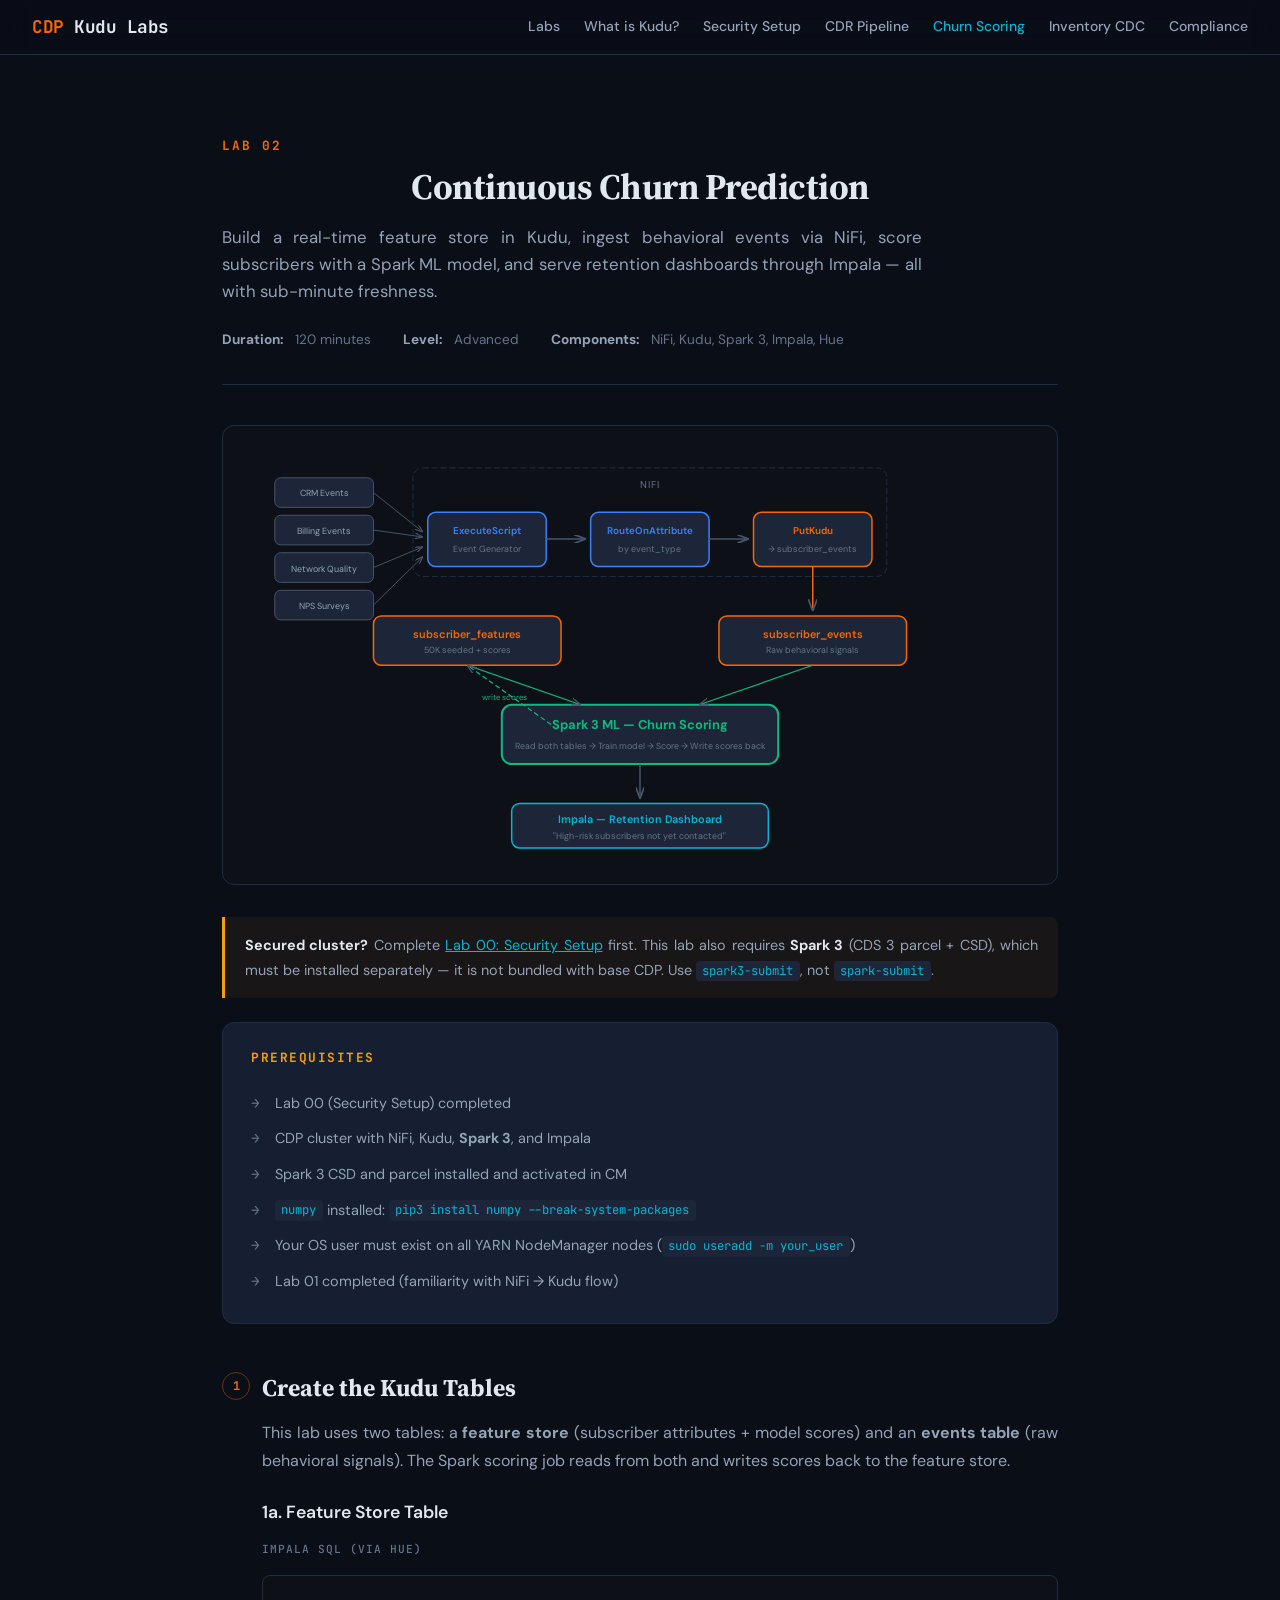
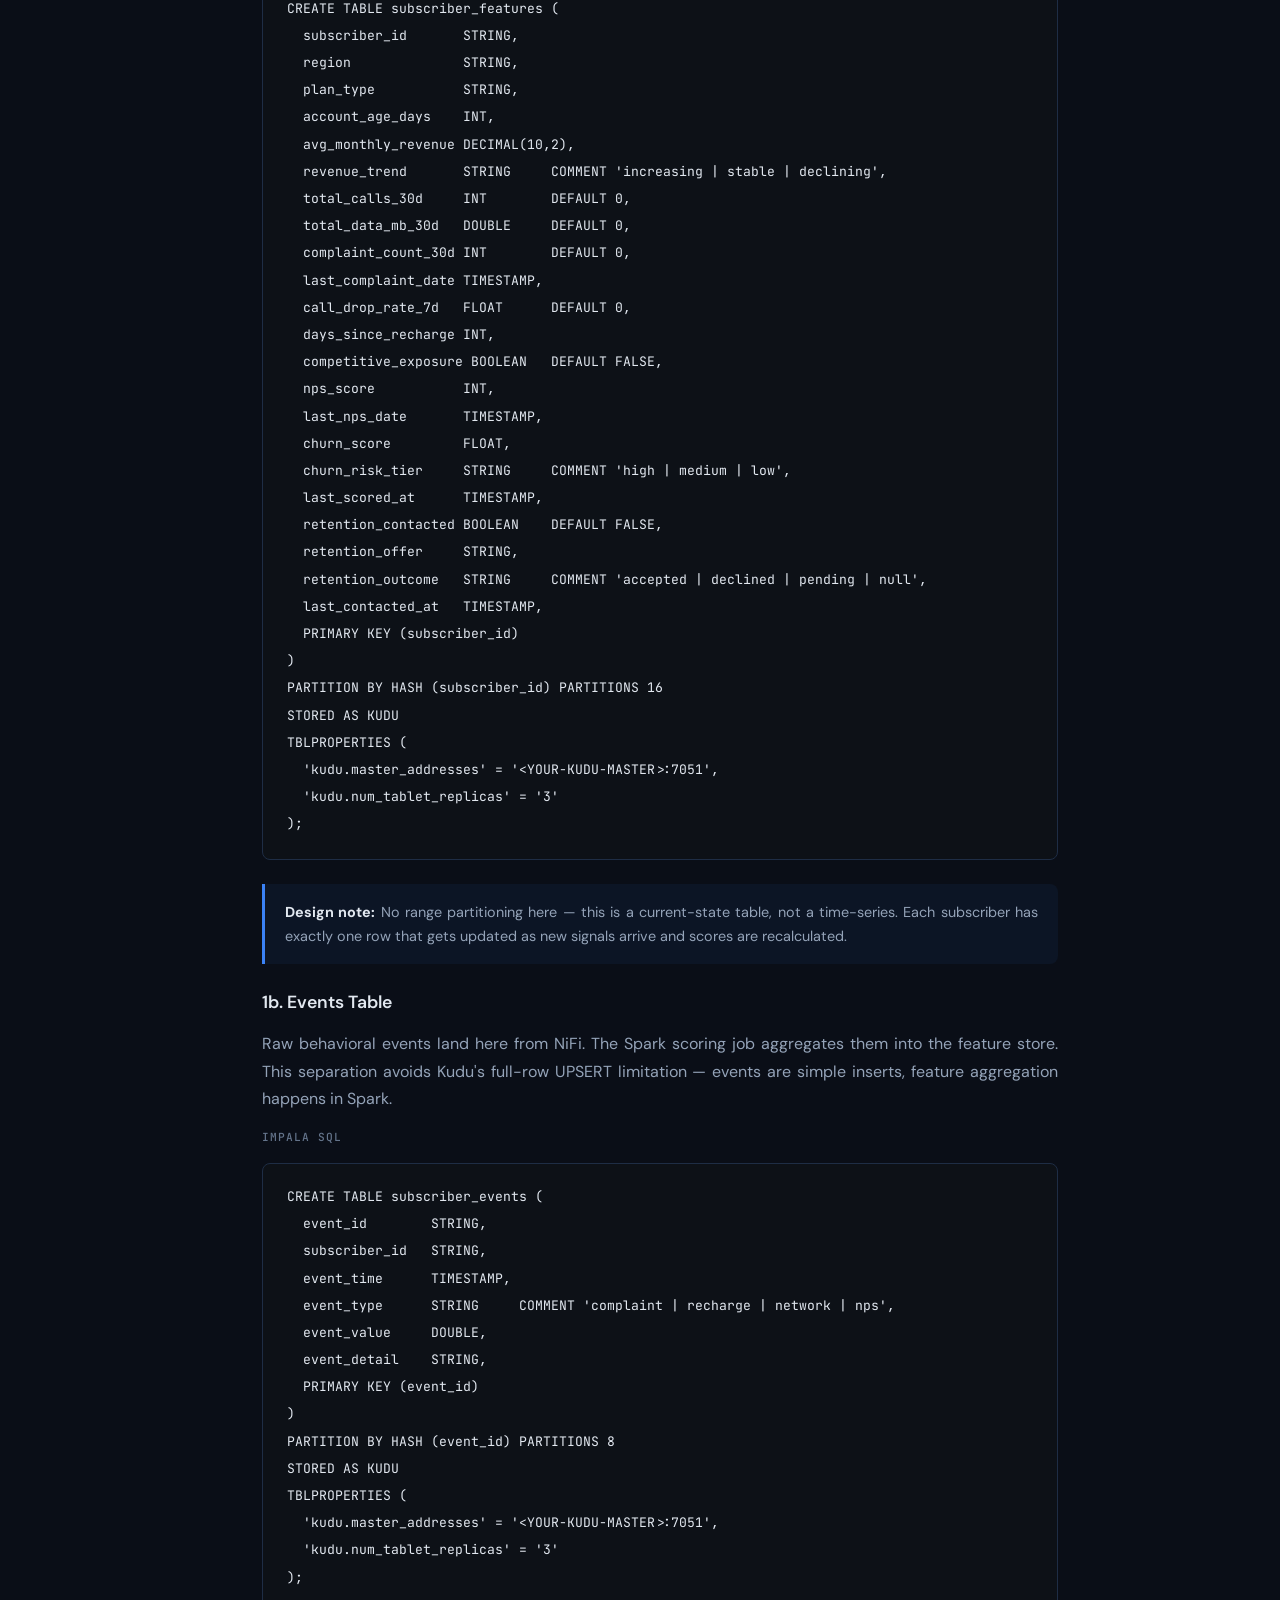
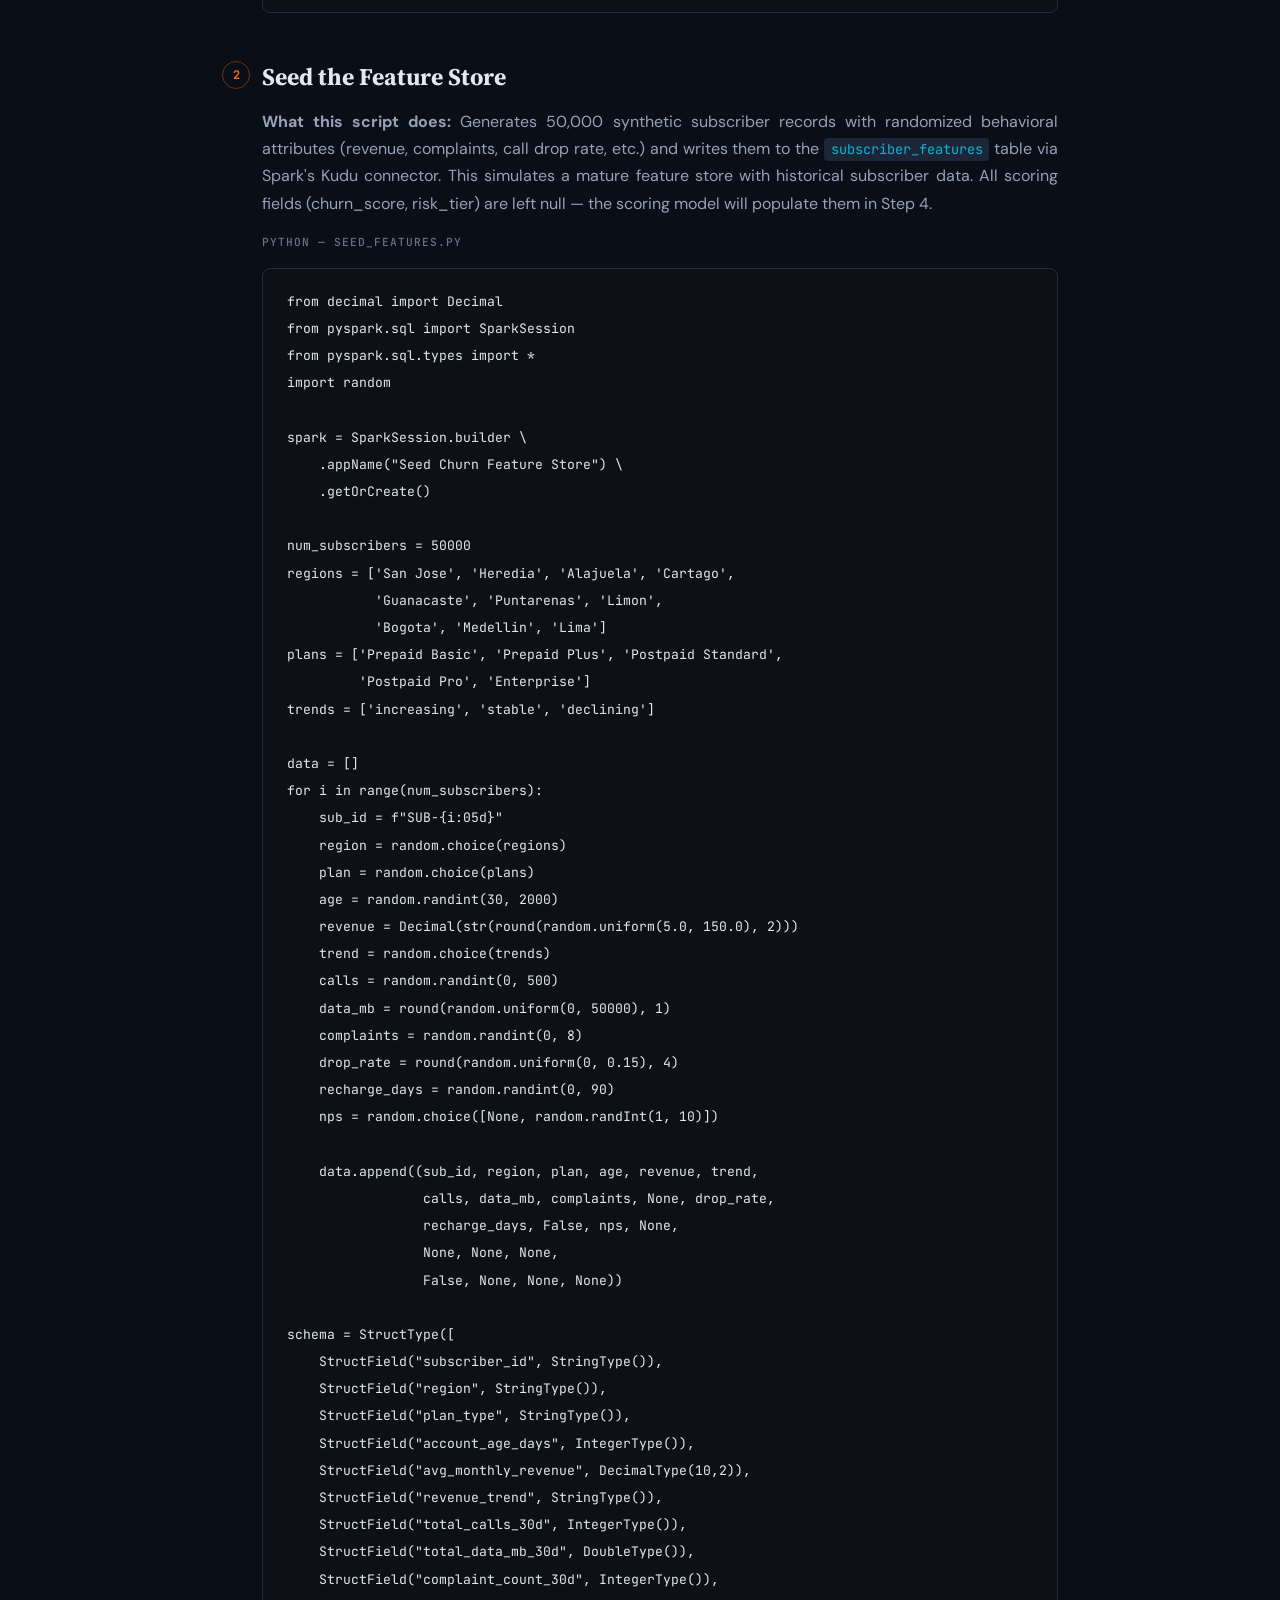
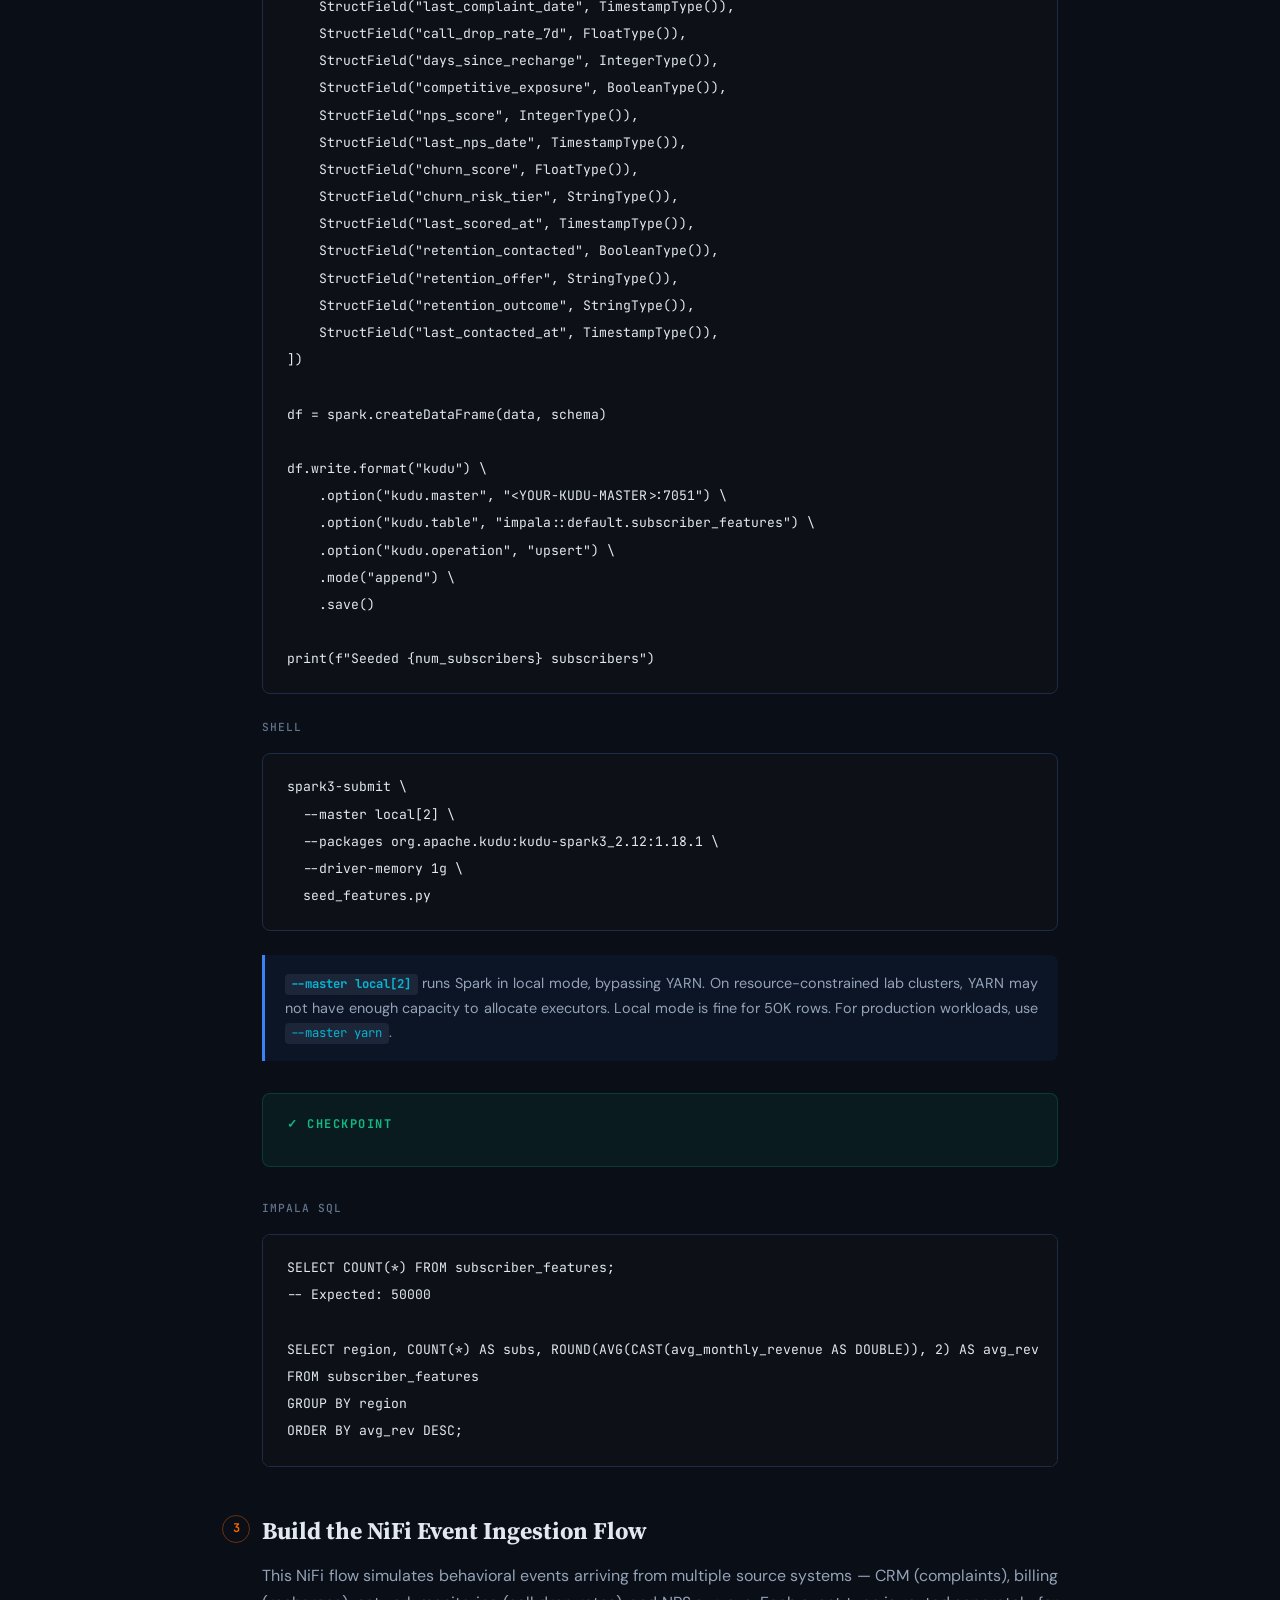
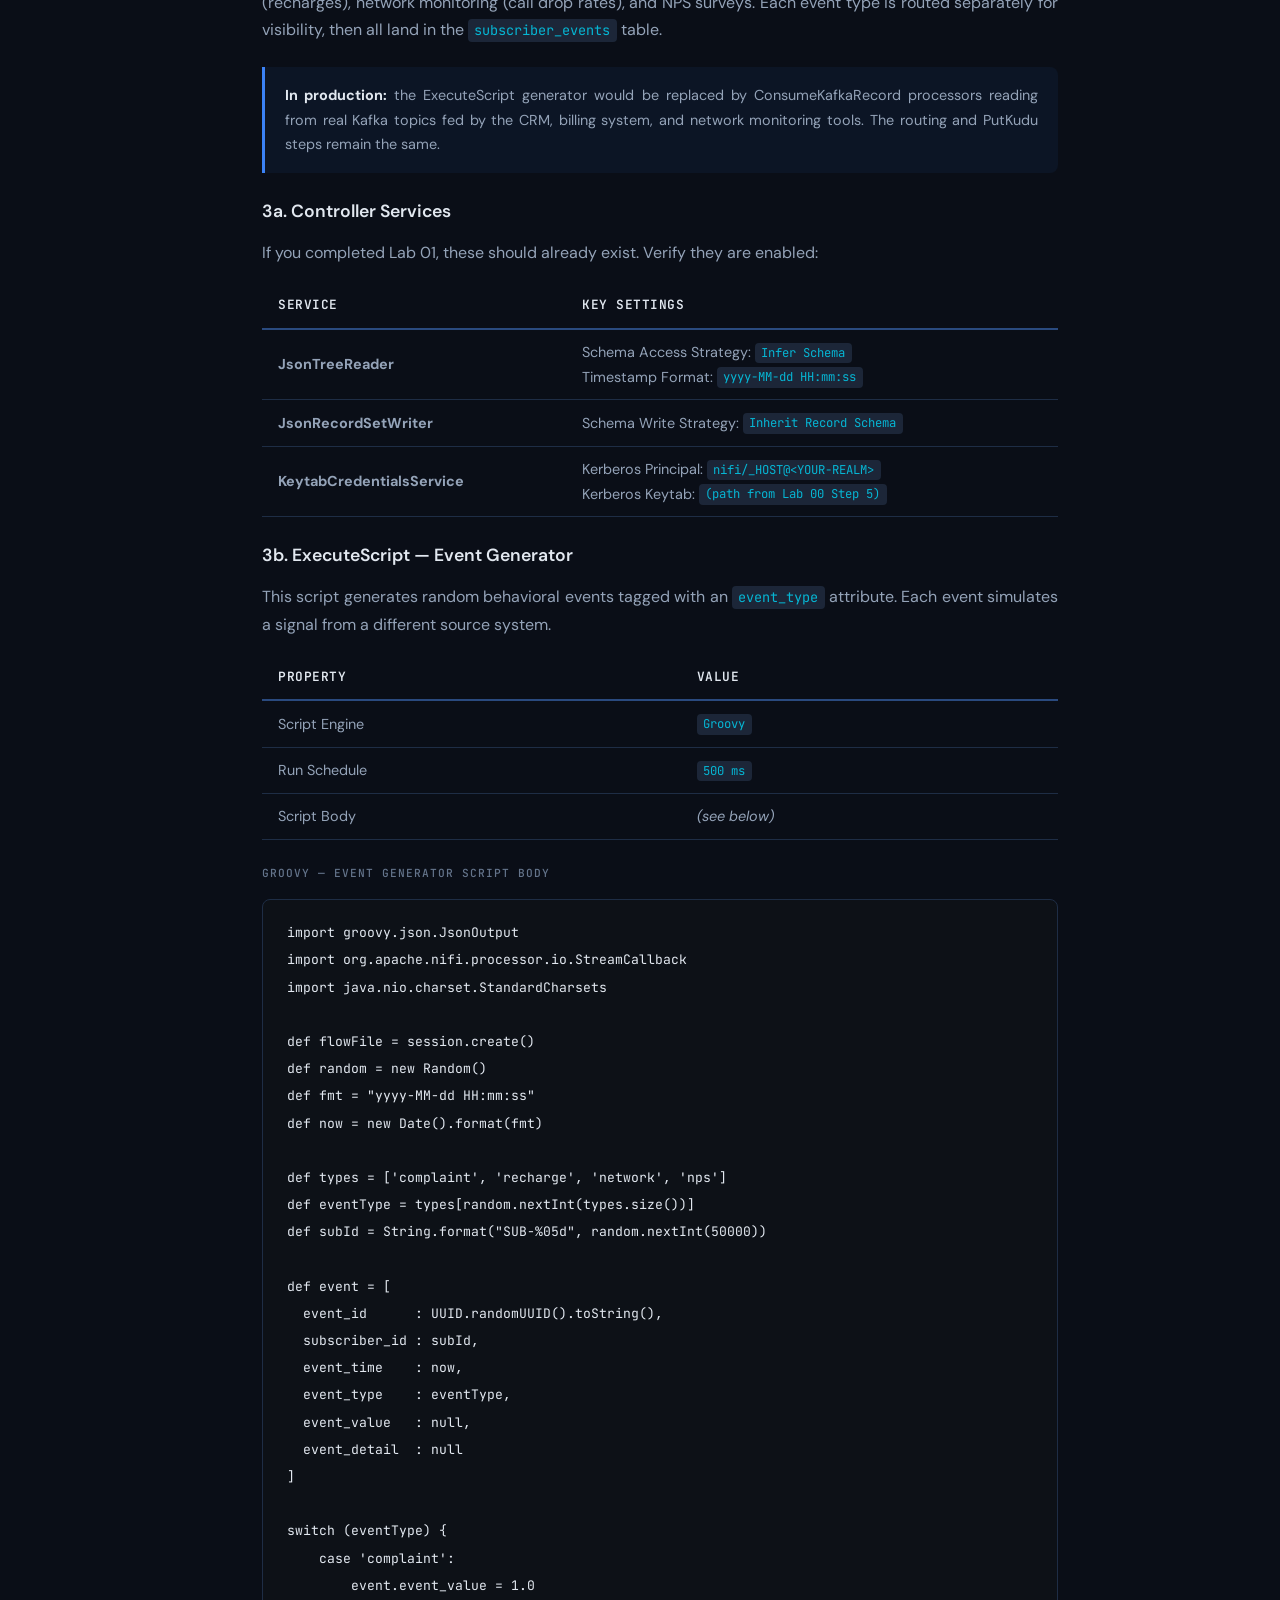
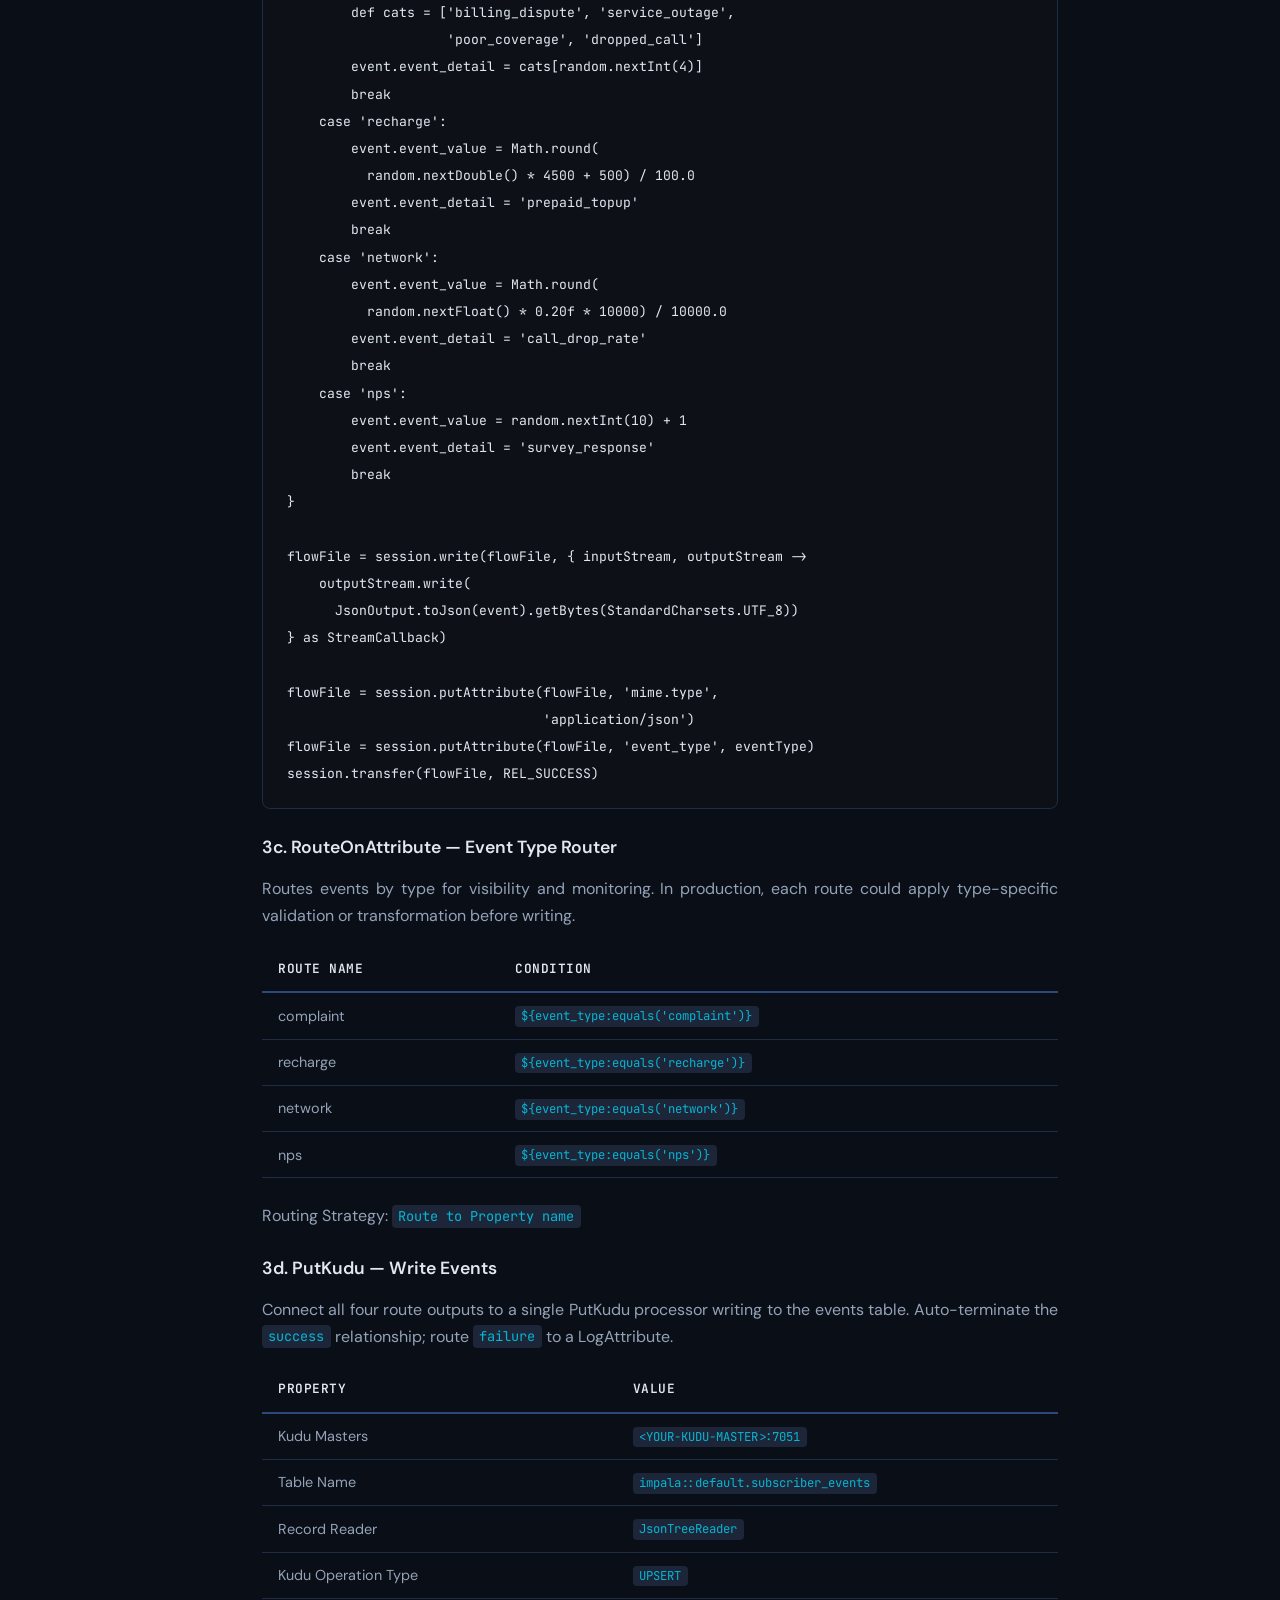
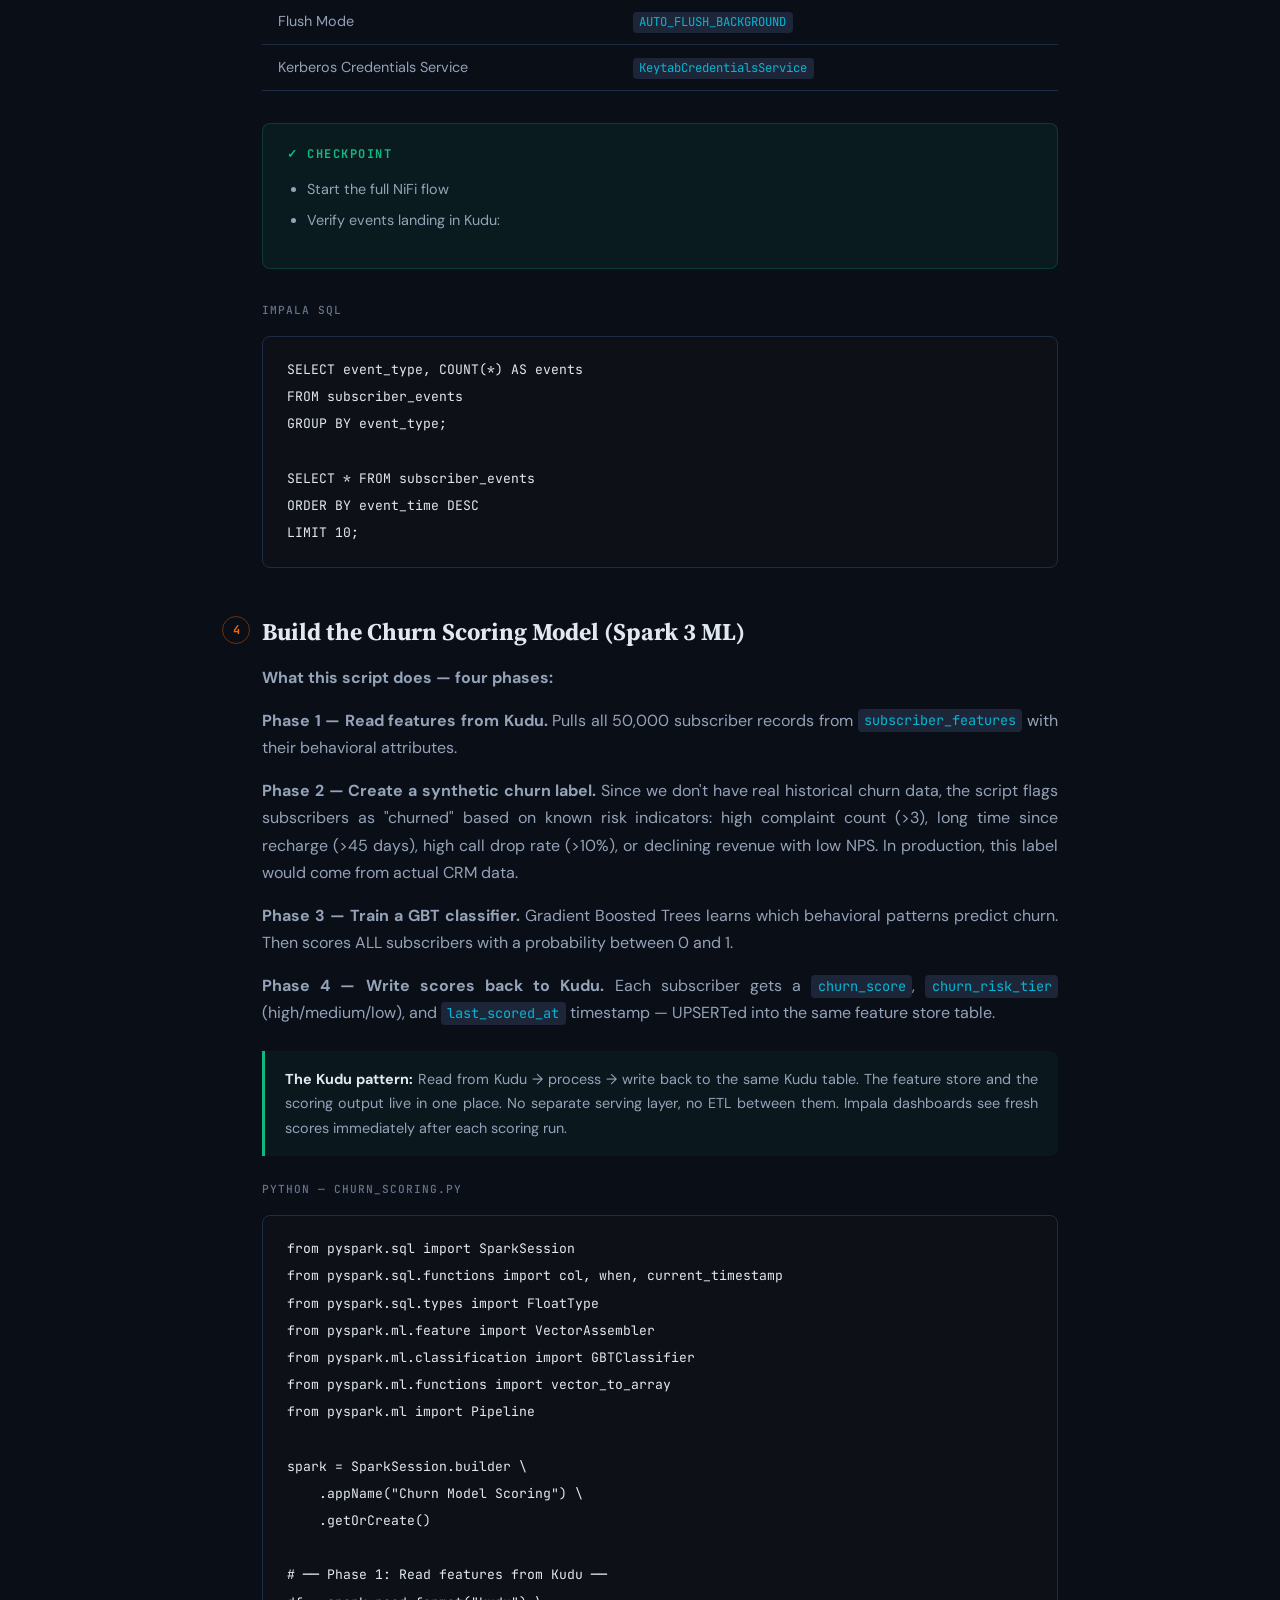
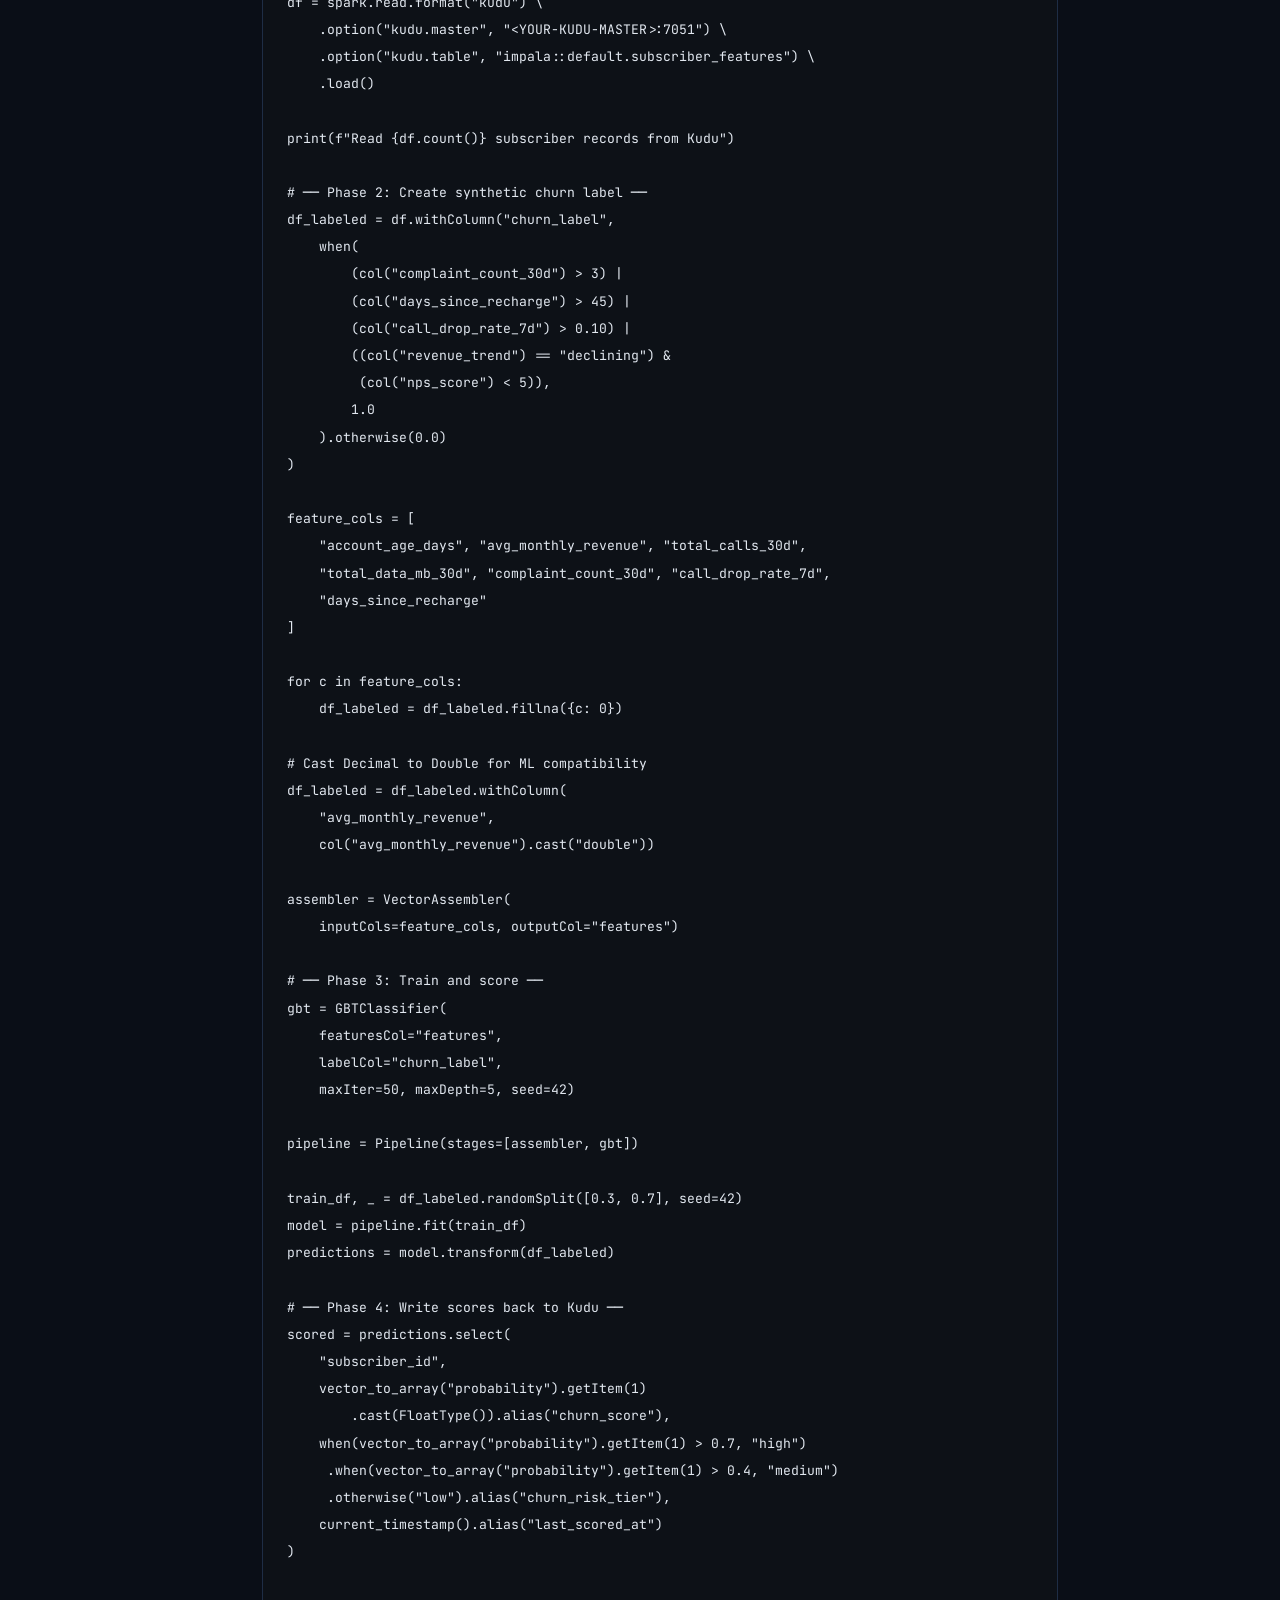
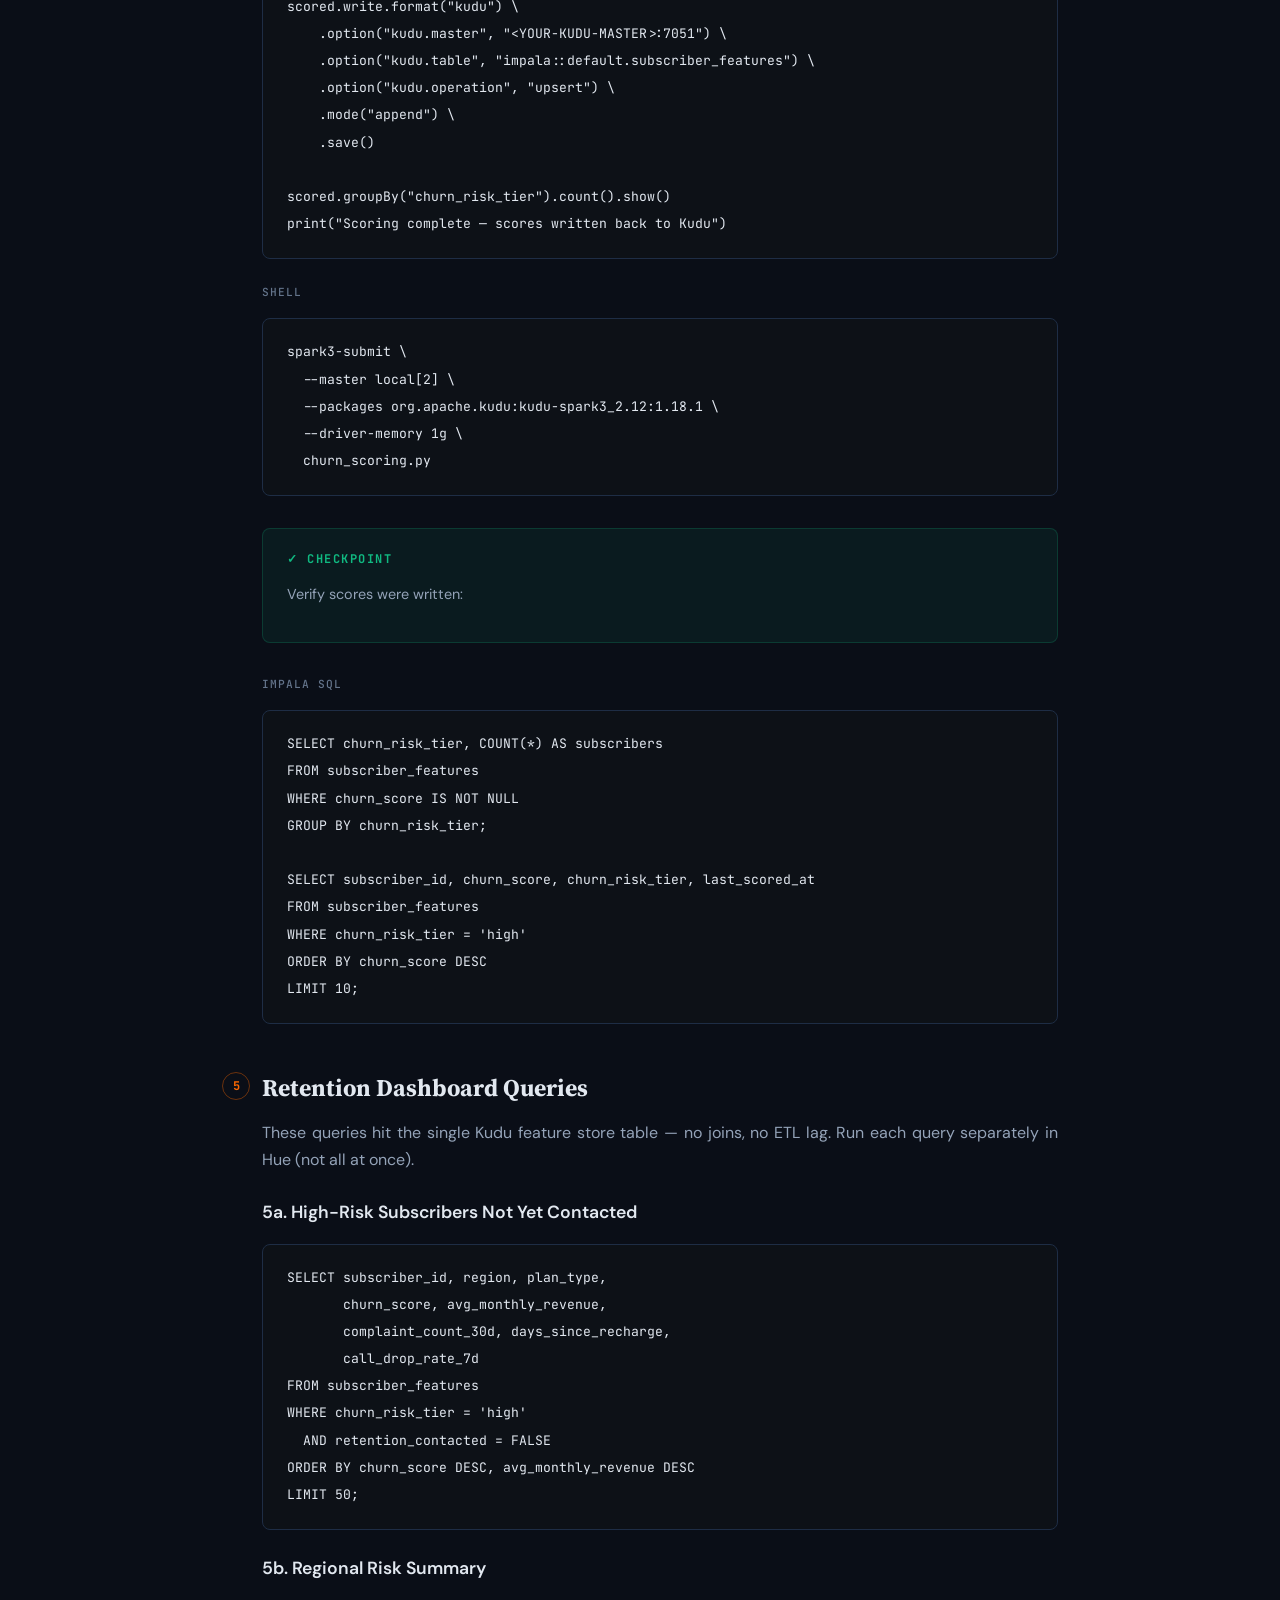
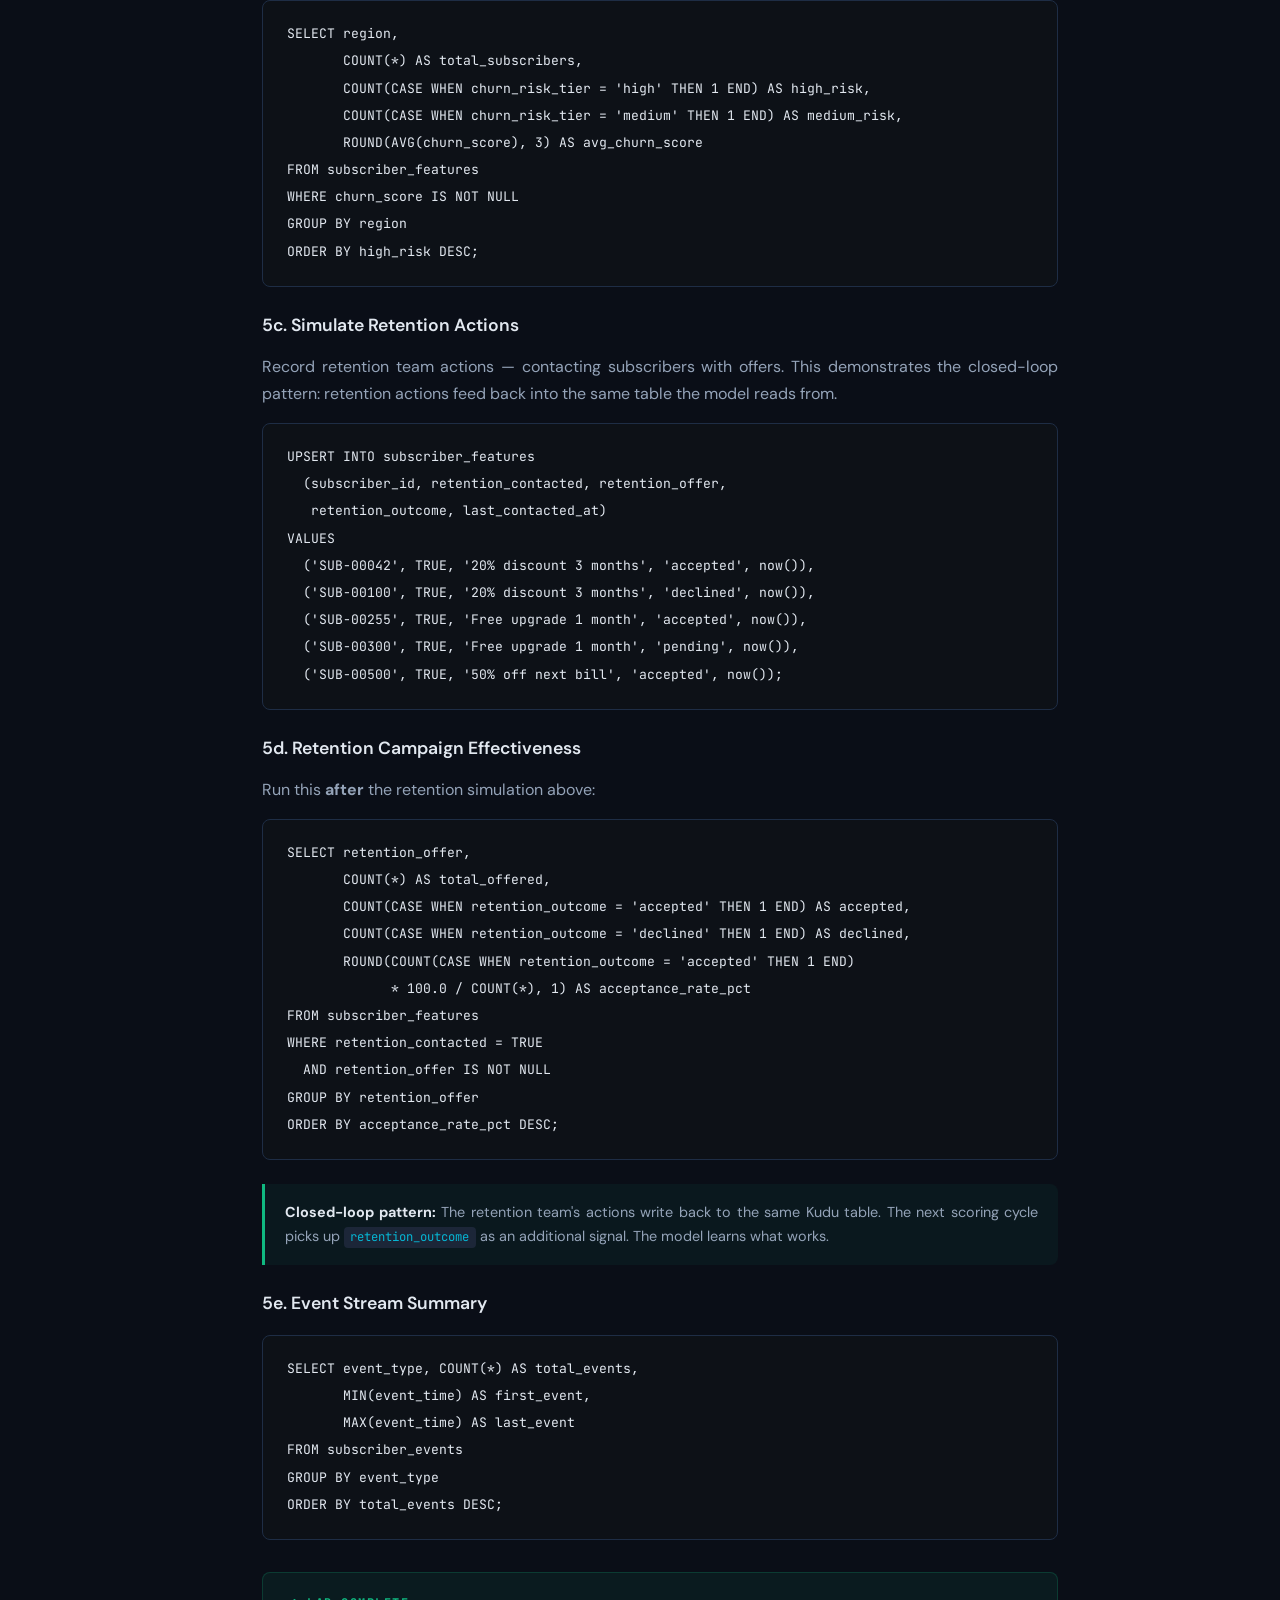
<file: lab2-churn-scoring.html>
<!doctype html>
<html lang="en">
    <head>
        <meta charset="UTF-8" />
        <meta name="viewport" content="width=device-width, initial-scale=1.0" />
        <title>Lab 02: Continuous Churn Prediction — CDP Kudu Labs</title>
        <link rel="stylesheet" href="styles.css" />
    </head>
    <body>
        <header class="site-header">
            <a href="index.html" class="site-logo"
                ><span>CDP</span> Kudu Labs</a
            >
            <nav class="site-nav">
                <a href="index.html">Labs</a>
                <a href="intro-kudu.html">What is Kudu?</a>
                <a href="security-setup.html">Security Setup</a>
                <a href="lab1-cdr-pipeline.html">CDR Pipeline</a>
                <a href="lab2-churn-scoring.html" class="active"
                    >Churn Scoring</a
                >
                <a href="lab3-inventory-cdc.html">Inventory CDC</a>
                <a href="lab4-compliance.html">Compliance</a>
            </nav>
        </header>

        <div class="container">
            <div class="lab-header">
                <div class="lab-number">Lab 02</div>
                <h1>Continuous Churn Prediction</h1>
                <p class="lab-description">
                    Build a real-time feature store in Kudu, ingest behavioral
                    events via NiFi, score subscribers with a Spark ML model,
                    and serve retention dashboards through Impala — all with
                    sub-minute freshness.
                </p>
                <div class="lab-meta">
                    <div class="lab-meta-item">
                        <strong>Duration:</strong>&nbsp;120 minutes
                    </div>
                    <div class="lab-meta-item">
                        <strong>Level:</strong>&nbsp;Advanced
                    </div>
                    <div class="lab-meta-item">
                        <strong>Components:</strong>&nbsp;NiFi, Kudu, Spark 3,
                        Impala, Hue
                    </div>
                </div>
            </div>

            <!-- Architecture Diagram -->
            <div
                class="diagram-container"
                style="
                    background: var(--bg-code);
                    border: 1px solid var(--border);
                    border-radius: 12px;
                    padding: 2rem;
                    margin: 2rem 0;
                    display: flex;
                    justify-content: center;
                "
            >
                <svg
                    viewBox="0 0 780 400"
                    xmlns="http://www.w3.org/2000/svg"
                    font-family="'DM Sans', sans-serif"
                    style="max-width: 100%; height: auto"
                >
                    <defs>
                        <marker
                            id="a2"
                            markerWidth="8"
                            markerHeight="6"
                            refX="8"
                            refY="3"
                            orient="auto"
                        >
                            <path
                                d="M0,0 L8,3 L0,6"
                                fill="none"
                                stroke="#475569"
                                stroke-width="1.2"
                            />
                        </marker>
                    </defs>

                    <!-- Event sources -->
                    <rect
                        x="20"
                        y="20"
                        width="100"
                        height="30"
                        rx="6"
                        fill="#1c2638"
                        stroke="#475569"
                        stroke-width="1"
                    />
                    <text
                        x="70"
                        y="39"
                        text-anchor="middle"
                        fill="#94a3b8"
                        font-size="9"
                    >
                        CRM Events
                    </text>
                    <rect
                        x="20"
                        y="58"
                        width="100"
                        height="30"
                        rx="6"
                        fill="#1c2638"
                        stroke="#475569"
                        stroke-width="1"
                    />
                    <text
                        x="70"
                        y="77"
                        text-anchor="middle"
                        fill="#94a3b8"
                        font-size="9"
                    >
                        Billing Events
                    </text>
                    <rect
                        x="20"
                        y="96"
                        width="100"
                        height="30"
                        rx="6"
                        fill="#1c2638"
                        stroke="#475569"
                        stroke-width="1"
                    />
                    <text
                        x="70"
                        y="115"
                        text-anchor="middle"
                        fill="#94a3b8"
                        font-size="9"
                    >
                        Network Quality
                    </text>
                    <rect
                        x="20"
                        y="134"
                        width="100"
                        height="30"
                        rx="6"
                        fill="#1c2638"
                        stroke="#475569"
                        stroke-width="1"
                    />
                    <text
                        x="70"
                        y="153"
                        text-anchor="middle"
                        fill="#94a3b8"
                        font-size="9"
                    >
                        NPS Surveys
                    </text>

                    <!-- Arrows to NiFi -->
                    <line
                        x1="120"
                        y1="35"
                        x2="170"
                        y2="75"
                        stroke="#475569"
                        stroke-width="1"
                        marker-end="url(#a2)"
                    />
                    <line
                        x1="120"
                        y1="73"
                        x2="170"
                        y2="80"
                        stroke="#475569"
                        stroke-width="1"
                        marker-end="url(#a2)"
                    />
                    <line
                        x1="120"
                        y1="111"
                        x2="170"
                        y2="90"
                        stroke="#475569"
                        stroke-width="1"
                        marker-end="url(#a2)"
                    />
                    <line
                        x1="120"
                        y1="149"
                        x2="170"
                        y2="100"
                        stroke="#475569"
                        stroke-width="1"
                        marker-end="url(#a2)"
                    />

                    <!-- NiFi Generator -->
                    <rect
                        x="175"
                        y="55"
                        width="120"
                        height="55"
                        rx="8"
                        fill="#1c2638"
                        stroke="#3b82f6"
                        stroke-width="1.5"
                    />
                    <text
                        x="235"
                        y="77"
                        text-anchor="middle"
                        fill="#3b82f6"
                        font-size="10"
                        font-weight="600"
                    >
                        ExecuteScript
                    </text>
                    <text
                        x="235"
                        y="95"
                        text-anchor="middle"
                        fill="#64748b"
                        font-size="9"
                    >
                        Event Generator
                    </text>

                    <line
                        x1="295"
                        y1="82"
                        x2="335"
                        y2="82"
                        stroke="#475569"
                        stroke-width="1.5"
                        marker-end="url(#a2)"
                    />

                    <!-- RouteOnAttribute -->
                    <rect
                        x="340"
                        y="55"
                        width="120"
                        height="55"
                        rx="8"
                        fill="#1c2638"
                        stroke="#3b82f6"
                        stroke-width="1.5"
                    />
                    <text
                        x="400"
                        y="77"
                        text-anchor="middle"
                        fill="#3b82f6"
                        font-size="10"
                        font-weight="600"
                    >
                        RouteOnAttribute
                    </text>
                    <text
                        x="400"
                        y="95"
                        text-anchor="middle"
                        fill="#64748b"
                        font-size="9"
                    >
                        by event_type
                    </text>

                    <line
                        x1="460"
                        y1="82"
                        x2="500"
                        y2="82"
                        stroke="#475569"
                        stroke-width="1.5"
                        marker-end="url(#a2)"
                    />

                    <!-- PutKudu events -->
                    <rect
                        x="505"
                        y="55"
                        width="120"
                        height="55"
                        rx="8"
                        fill="#1c2638"
                        stroke="#f96702"
                        stroke-width="1.5"
                    />
                    <text
                        x="565"
                        y="77"
                        text-anchor="middle"
                        fill="#f96702"
                        font-size="10"
                        font-weight="600"
                    >
                        PutKudu
                    </text>
                    <text
                        x="565"
                        y="95"
                        text-anchor="middle"
                        fill="#64748b"
                        font-size="9"
                    >
                        → subscriber_events
                    </text>

                    <!-- NiFi label -->
                    <rect
                        x="160"
                        y="10"
                        width="480"
                        height="110"
                        rx="10"
                        fill="none"
                        stroke="#1e2d45"
                        stroke-width="1"
                        stroke-dasharray="6,3"
                    />
                    <text
                        x="400"
                        y="30"
                        text-anchor="middle"
                        fill="#64748b"
                        font-size="10"
                        letter-spacing="1"
                    >
                        NIFI
                    </text>

                    <!-- Arrow down to Kudu events -->
                    <line
                        x1="565"
                        y1="110"
                        x2="565"
                        y2="155"
                        stroke="#f96702"
                        stroke-width="1.5"
                        marker-end="url(#a2)"
                    />

                    <!-- Kudu Events Table -->
                    <rect
                        x="470"
                        y="160"
                        width="190"
                        height="50"
                        rx="8"
                        fill="#1c2638"
                        stroke="#f96702"
                        stroke-width="1.5"
                    />
                    <text
                        x="565"
                        y="182"
                        text-anchor="middle"
                        fill="#f96702"
                        font-size="11"
                        font-weight="600"
                    >
                        subscriber_events
                    </text>
                    <text
                        x="565"
                        y="198"
                        text-anchor="middle"
                        fill="#64748b"
                        font-size="9"
                    >
                        Raw behavioral signals
                    </text>

                    <!-- Kudu Features Table -->
                    <rect
                        x="120"
                        y="160"
                        width="190"
                        height="50"
                        rx="8"
                        fill="#1c2638"
                        stroke="#f96702"
                        stroke-width="1.5"
                    />
                    <text
                        x="215"
                        y="182"
                        text-anchor="middle"
                        fill="#f96702"
                        font-size="11"
                        font-weight="600"
                    >
                        subscriber_features
                    </text>
                    <text
                        x="215"
                        y="198"
                        text-anchor="middle"
                        fill="#64748b"
                        font-size="9"
                    >
                        50K seeded + scores
                    </text>

                    <!-- Spark -->
                    <rect
                        x="250"
                        y="250"
                        width="280"
                        height="60"
                        rx="10"
                        fill="#1c2638"
                        stroke="#10b981"
                        stroke-width="2"
                    />
                    <text
                        x="390"
                        y="275"
                        text-anchor="middle"
                        fill="#10b981"
                        font-size="13"
                        font-weight="700"
                    >
                        Spark 3 ML — Churn Scoring
                    </text>
                    <text
                        x="390"
                        y="295"
                        text-anchor="middle"
                        fill="#64748b"
                        font-size="9"
                    >
                        Read both tables → Train model → Score → Write scores
                        back
                    </text>

                    <!-- Arrows to Spark -->
                    <line
                        x1="215"
                        y1="210"
                        x2="330"
                        y2="250"
                        stroke="#10b981"
                        stroke-width="1.2"
                        marker-end="url(#a2)"
                    />
                    <line
                        x1="565"
                        y1="210"
                        x2="450"
                        y2="250"
                        stroke="#10b981"
                        stroke-width="1.2"
                        marker-end="url(#a2)"
                    />
                    <!-- Arrow back from Spark to features -->
                    <line
                        x1="300"
                        y1="270"
                        x2="215"
                        y2="210"
                        stroke="#10b981"
                        stroke-width="1.2"
                        stroke-dasharray="5,3"
                        marker-end="url(#a2)"
                    />
                    <text x="230" y="245" fill="#10b981" font-size="8">
                        write scores
                    </text>

                    <!-- Arrow to Impala -->
                    <line
                        x1="390"
                        y1="310"
                        x2="390"
                        y2="345"
                        stroke="#475569"
                        stroke-width="1.5"
                        marker-end="url(#a2)"
                    />

                    <!-- Impala -->
                    <rect
                        x="260"
                        y="350"
                        width="260"
                        height="45"
                        rx="8"
                        fill="#1c2638"
                        stroke="#06b6d4"
                        stroke-width="1.5"
                    />
                    <text
                        x="390"
                        y="370"
                        text-anchor="middle"
                        fill="#06b6d4"
                        font-size="11"
                        font-weight="600"
                    >
                        Impala — Retention Dashboard
                    </text>
                    <text
                        x="390"
                        y="386"
                        text-anchor="middle"
                        fill="#64748b"
                        font-size="9"
                    >
                        "High-risk subscribers not yet contacted"
                    </text>
                </svg>
            </div>

            <div class="callout warning" style="margin-top: 2rem">
                <p>
                    <strong>Secured cluster?</strong> Complete
                    <a
                        href="security-setup.html"
                        style="color: var(--accent-cyan)"
                        >Lab 00: Security Setup</a
                    >
                    first. This lab also requires <strong>Spark 3</strong> (CDS
                    3 parcel + CSD), which must be installed separately — it is
                    not bundled with base CDP. Use <code>spark3-submit</code>,
                    not <code>spark-submit</code>.
                </p>
            </div>

            <div class="prereq-box">
                <h3>Prerequisites</h3>
                <ul>
                    <li>Lab 00 (Security Setup) completed</li>
                    <li>
                        CDP cluster with NiFi, Kudu, <strong>Spark 3</strong>,
                        and Impala
                    </li>
                    <li>
                        Spark 3 CSD and parcel installed and activated in CM
                    </li>
                    <li>
                        <code>numpy</code> installed:
                        <code>pip3 install numpy --break-system-packages</code>
                    </li>
                    <li>
                        Your OS user must exist on all YARN NodeManager nodes
                        (<code>sudo useradd -m your_user</code>)
                    </li>
                    <li>
                        Lab 01 completed (familiarity with NiFi → Kudu flow)
                    </li>
                </ul>
            </div>

            <!-- STEP 1 -->
            <div class="step" data-step="1">
                <h2>Create the Kudu Tables</h2>

                <p>
                    This lab uses two tables: a
                    <strong>feature store</strong> (subscriber attributes +
                    model scores) and an <strong>events table</strong> (raw
                    behavioral signals). The Spark scoring job reads from both
                    and writes scores back to the feature store.
                </p>

                <h3>1a. Feature Store Table</h3>

                <span class="code-label">Impala SQL (via Hue)</span>
                <pre><code>CREATE TABLE subscriber_features (
  subscriber_id       STRING,
  region              STRING,
  plan_type           STRING,
  account_age_days    INT,
  avg_monthly_revenue DECIMAL(10,2),
  revenue_trend       STRING     COMMENT 'increasing | stable | declining',
  total_calls_30d     INT        DEFAULT 0,
  total_data_mb_30d   DOUBLE     DEFAULT 0,
  complaint_count_30d INT        DEFAULT 0,
  last_complaint_date TIMESTAMP,
  call_drop_rate_7d   FLOAT      DEFAULT 0,
  days_since_recharge INT,
  competitive_exposure BOOLEAN   DEFAULT FALSE,
  nps_score           INT,
  last_nps_date       TIMESTAMP,
  churn_score         FLOAT,
  churn_risk_tier     STRING     COMMENT 'high | medium | low',
  last_scored_at      TIMESTAMP,
  retention_contacted BOOLEAN    DEFAULT FALSE,
  retention_offer     STRING,
  retention_outcome   STRING     COMMENT 'accepted | declined | pending | null',
  last_contacted_at   TIMESTAMP,
  PRIMARY KEY (subscriber_id)
)
PARTITION BY HASH (subscriber_id) PARTITIONS 16
STORED AS KUDU
TBLPROPERTIES (
  'kudu.master_addresses' = '&lt;YOUR-KUDU-MASTER&gt;:7051',
  'kudu.num_tablet_replicas' = '3'
);</code></pre>

                <div class="callout">
                    <p>
                        <strong>Design note:</strong> No range partitioning here
                        — this is a current-state table, not a time-series. Each
                        subscriber has exactly one row that gets updated as new
                        signals arrive and scores are recalculated.
                    </p>
                </div>

                <h3>1b. Events Table</h3>

                <p>
                    Raw behavioral events land here from NiFi. The Spark scoring
                    job aggregates them into the feature store. This separation
                    avoids Kudu's full-row UPSERT limitation — events are simple
                    inserts, feature aggregation happens in Spark.
                </p>

                <span class="code-label">Impala SQL</span>
                <pre><code>CREATE TABLE subscriber_events (
  event_id        STRING,
  subscriber_id   STRING,
  event_time      TIMESTAMP,
  event_type      STRING     COMMENT 'complaint | recharge | network | nps',
  event_value     DOUBLE,
  event_detail    STRING,
  PRIMARY KEY (event_id)
)
PARTITION BY HASH (event_id) PARTITIONS 8
STORED AS KUDU
TBLPROPERTIES (
  'kudu.master_addresses' = '&lt;YOUR-KUDU-MASTER&gt;:7051',
  'kudu.num_tablet_replicas' = '3'
);</code></pre>
            </div>

            <!-- STEP 2 -->
            <div class="step" data-step="2">
                <h2>Seed the Feature Store</h2>

                <p>
                    <strong>What this script does:</strong> Generates 50,000
                    synthetic subscriber records with randomized behavioral
                    attributes (revenue, complaints, call drop rate, etc.) and
                    writes them to the <code>subscriber_features</code> table
                    via Spark's Kudu connector. This simulates a mature feature
                    store with historical subscriber data. All scoring fields
                    (churn_score, risk_tier) are left null — the scoring model
                    will populate them in Step 4.
                </p>

                <span class="code-label">Python — seed_features.py</span>
                <pre><code>from decimal import Decimal
from pyspark.sql import SparkSession
from pyspark.sql.types import *
import random

spark = SparkSession.builder \
    .appName("Seed Churn Feature Store") \
    .getOrCreate()

num_subscribers = 50000
regions = ['San Jose', 'Heredia', 'Alajuela', 'Cartago',
           'Guanacaste', 'Puntarenas', 'Limon',
           'Bogota', 'Medellin', 'Lima']
plans = ['Prepaid Basic', 'Prepaid Plus', 'Postpaid Standard',
         'Postpaid Pro', 'Enterprise']
trends = ['increasing', 'stable', 'declining']

data = []
for i in range(num_subscribers):
    sub_id = f"SUB-{i:05d}"
    region = random.choice(regions)
    plan = random.choice(plans)
    age = random.randint(30, 2000)
    revenue = Decimal(str(round(random.uniform(5.0, 150.0), 2)))
    trend = random.choice(trends)
    calls = random.randint(0, 500)
    data_mb = round(random.uniform(0, 50000), 1)
    complaints = random.randint(0, 8)
    drop_rate = round(random.uniform(0, 0.15), 4)
    recharge_days = random.randint(0, 90)
    nps = random.choice([None, random.randInt(1, 10)])

    data.append((sub_id, region, plan, age, revenue, trend,
                 calls, data_mb, complaints, None, drop_rate,
                 recharge_days, False, nps, None,
                 None, None, None,
                 False, None, None, None))

schema = StructType([
    StructField("subscriber_id", StringType()),
    StructField("region", StringType()),
    StructField("plan_type", StringType()),
    StructField("account_age_days", IntegerType()),
    StructField("avg_monthly_revenue", DecimalType(10,2)),
    StructField("revenue_trend", StringType()),
    StructField("total_calls_30d", IntegerType()),
    StructField("total_data_mb_30d", DoubleType()),
    StructField("complaint_count_30d", IntegerType()),
    StructField("last_complaint_date", TimestampType()),
    StructField("call_drop_rate_7d", FloatType()),
    StructField("days_since_recharge", IntegerType()),
    StructField("competitive_exposure", BooleanType()),
    StructField("nps_score", IntegerType()),
    StructField("last_nps_date", TimestampType()),
    StructField("churn_score", FloatType()),
    StructField("churn_risk_tier", StringType()),
    StructField("last_scored_at", TimestampType()),
    StructField("retention_contacted", BooleanType()),
    StructField("retention_offer", StringType()),
    StructField("retention_outcome", StringType()),
    StructField("last_contacted_at", TimestampType()),
])

df = spark.createDataFrame(data, schema)

df.write.format("kudu") \
    .option("kudu.master", "&lt;YOUR-KUDU-MASTER&gt;:7051") \
    .option("kudu.table", "impala::default.subscriber_features") \
    .option("kudu.operation", "upsert") \
    .mode("append") \
    .save()

print(f"Seeded {num_subscribers} subscribers")</code></pre>

                <span class="code-label">Shell</span>
                <pre><code>spark3-submit \
  --master local[2] \
  --packages org.apache.kudu:kudu-spark3_2.12:1.18.1 \
  --driver-memory 1g \
  seed_features.py</code></pre>

                <div class="callout">
                    <p>
                        <strong><code>--master local[2]</code></strong> runs
                        Spark in local mode, bypassing YARN. On
                        resource-constrained lab clusters, YARN may not have
                        enough capacity to allocate executors. Local mode is
                        fine for 50K rows. For production workloads, use
                        <code>--master yarn</code>.
                    </p>
                </div>

                <div class="checkpoint">
                    <h4>✓ Checkpoint</h4>
                </div>

                <span class="code-label">Impala SQL</span>
                <pre><code>SELECT COUNT(*) FROM subscriber_features;
-- Expected: 50000

SELECT region, COUNT(*) AS subs, ROUND(AVG(CAST(avg_monthly_revenue AS DOUBLE)), 2) AS avg_rev
FROM subscriber_features
GROUP BY region
ORDER BY avg_rev DESC;</code></pre>
            </div>

            <!-- STEP 3 -->
            <div class="step" data-step="3">
                <h2>Build the NiFi Event Ingestion Flow</h2>

                <p>
                    This NiFi flow simulates behavioral events arriving from
                    multiple source systems — CRM (complaints), billing
                    (recharges), network monitoring (call drop rates), and NPS
                    surveys. Each event type is routed separately for
                    visibility, then all land in the
                    <code>subscriber_events</code> table.
                </p>

                <div class="callout">
                    <p>
                        <strong>In production:</strong> the ExecuteScript
                        generator would be replaced by ConsumeKafkaRecord
                        processors reading from real Kafka topics fed by the
                        CRM, billing system, and network monitoring tools. The
                        routing and PutKudu steps remain the same.
                    </p>
                </div>

                <h3>3a. Controller Services</h3>

                <p>
                    If you completed Lab 01, these should already exist. Verify
                    they are enabled:
                </p>

                <table>
                    <thead>
                        <tr>
                            <th>Service</th>
                            <th>Key Settings</th>
                        </tr>
                    </thead>
                    <tbody>
                        <tr>
                            <td><strong>JsonTreeReader</strong></td>
                            <td>
                                Schema Access Strategy: <code>Infer Schema</code
                                ><br />
                                Timestamp Format:
                                <code>yyyy-MM-dd HH:mm:ss</code>
                            </td>
                        </tr>
                        <tr>
                            <td><strong>JsonRecordSetWriter</strong></td>
                            <td>
                                Schema Write Strategy:
                                <code>Inherit Record Schema</code>
                            </td>
                        </tr>
                        <tr>
                            <td><strong>KeytabCredentialsService</strong></td>
                            <td>
                                Kerberos Principal:
                                <code>nifi/_HOST@&lt;YOUR-REALM&gt;</code><br />
                                Kerberos Keytab:
                                <code>(path from Lab 00 Step 5)</code>
                            </td>
                        </tr>
                    </tbody>
                </table>

                <h3>3b. ExecuteScript — Event Generator</h3>

                <p>
                    This script generates random behavioral events tagged with
                    an
                    <code>event_type</code> attribute. Each event simulates a
                    signal from a different source system.
                </p>

                <table>
                    <thead>
                        <tr>
                            <th>Property</th>
                            <th>Value</th>
                        </tr>
                    </thead>
                    <tbody>
                        <tr>
                            <td>Script Engine</td>
                            <td><code>Groovy</code></td>
                        </tr>
                        <tr>
                            <td>Run Schedule</td>
                            <td><code>500 ms</code></td>
                        </tr>
                        <tr>
                            <td>Script Body</td>
                            <td><em>(see below)</em></td>
                        </tr>
                    </tbody>
                </table>

                <span class="code-label"
                    >Groovy — Event Generator Script Body</span
                >
                <pre><code>import groovy.json.JsonOutput
import org.apache.nifi.processor.io.StreamCallback
import java.nio.charset.StandardCharsets

def flowFile = session.create()
def random = new Random()
def fmt = "yyyy-MM-dd HH:mm:ss"
def now = new Date().format(fmt)

def types = ['complaint', 'recharge', 'network', 'nps']
def eventType = types[random.nextInt(types.size())]
def subId = String.format("SUB-%05d", random.nextInt(50000))

def event = [
  event_id      : UUID.randomUUID().toString(),
  subscriber_id : subId,
  event_time    : now,
  event_type    : eventType,
  event_value   : null,
  event_detail  : null
]

switch (eventType) {
    case 'complaint':
        event.event_value = 1.0
        def cats = ['billing_dispute', 'service_outage',
                    'poor_coverage', 'dropped_call']
        event.event_detail = cats[random.nextInt(4)]
        break
    case 'recharge':
        event.event_value = Math.round(
          random.nextDouble() * 4500 + 500) / 100.0
        event.event_detail = 'prepaid_topup'
        break
    case 'network':
        event.event_value = Math.round(
          random.nextFloat() * 0.20f * 10000) / 10000.0
        event.event_detail = 'call_drop_rate'
        break
    case 'nps':
        event.event_value = random.nextInt(10) + 1
        event.event_detail = 'survey_response'
        break
}

flowFile = session.write(flowFile, { inputStream, outputStream ->
    outputStream.write(
      JsonOutput.toJson(event).getBytes(StandardCharsets.UTF_8))
} as StreamCallback)

flowFile = session.putAttribute(flowFile, 'mime.type',
                                'application/json')
flowFile = session.putAttribute(flowFile, 'event_type', eventType)
session.transfer(flowFile, REL_SUCCESS)</code></pre>

                <h3>3c. RouteOnAttribute — Event Type Router</h3>

                <p>
                    Routes events by type for visibility and monitoring. In
                    production, each route could apply type-specific validation
                    or transformation before writing.
                </p>

                <table>
                    <thead>
                        <tr>
                            <th>Route Name</th>
                            <th>Condition</th>
                        </tr>
                    </thead>
                    <tbody>
                        <tr>
                            <td>complaint</td>
                            <td>
                                <code>${event_type:equals('complaint')}</code>
                            </td>
                        </tr>
                        <tr>
                            <td>recharge</td>
                            <td>
                                <code>${event_type:equals('recharge')}</code>
                            </td>
                        </tr>
                        <tr>
                            <td>network</td>
                            <td>
                                <code>${event_type:equals('network')}</code>
                            </td>
                        </tr>
                        <tr>
                            <td>nps</td>
                            <td><code>${event_type:equals('nps')}</code></td>
                        </tr>
                    </tbody>
                </table>

                <p>Routing Strategy: <code>Route to Property name</code></p>

                <h3>3d. PutKudu — Write Events</h3>

                <p>
                    Connect all four route outputs to a single PutKudu processor
                    writing to the events table. Auto-terminate the
                    <code>success</code> relationship; route
                    <code>failure</code> to a LogAttribute.
                </p>

                <table>
                    <thead>
                        <tr>
                            <th>Property</th>
                            <th>Value</th>
                        </tr>
                    </thead>
                    <tbody>
                        <tr>
                            <td>Kudu Masters</td>
                            <td><code>&lt;YOUR-KUDU-MASTER&gt;:7051</code></td>
                        </tr>
                        <tr>
                            <td>Table Name</td>
                            <td>
                                <code>impala::default.subscriber_events</code>
                            </td>
                        </tr>
                        <tr>
                            <td>Record Reader</td>
                            <td><code>JsonTreeReader</code></td>
                        </tr>
                        <tr>
                            <td>Kudu Operation Type</td>
                            <td><code>UPSERT</code></td>
                        </tr>
                        <tr>
                            <td>Flush Mode</td>
                            <td><code>AUTO_FLUSH_BACKGROUND</code></td>
                        </tr>
                        <tr>
                            <td>Kerberos Credentials Service</td>
                            <td><code>KeytabCredentialsService</code></td>
                        </tr>
                    </tbody>
                </table>

                <div class="checkpoint">
                    <h4>✓ Checkpoint</h4>
                    <ul>
                        <li>Start the full NiFi flow</li>
                        <li>Verify events landing in Kudu:</li>
                    </ul>
                </div>

                <span class="code-label">Impala SQL</span>
                <pre><code>SELECT event_type, COUNT(*) AS events
FROM subscriber_events
GROUP BY event_type;

SELECT * FROM subscriber_events
ORDER BY event_time DESC
LIMIT 10;</code></pre>
            </div>

            <!-- STEP 4 -->
            <div class="step" data-step="4">
                <h2>Build the Churn Scoring Model (Spark 3 ML)</h2>

                <p>
                    <strong>What this script does — four phases:</strong>
                </p>

                <p>
                    <strong>Phase 1 — Read features from Kudu.</strong> Pulls
                    all 50,000 subscriber records from
                    <code>subscriber_features</code> with their behavioral
                    attributes.
                </p>
                <p>
                    <strong>Phase 2 — Create a synthetic churn label.</strong>
                    Since we don't have real historical churn data, the script
                    flags subscribers as "churned" based on known risk
                    indicators: high complaint count (&gt;3), long time since
                    recharge (&gt;45 days), high call drop rate (&gt;10%), or
                    declining revenue with low NPS. In production, this label
                    would come from actual CRM data.
                </p>
                <p>
                    <strong>Phase 3 — Train a GBT classifier.</strong> Gradient
                    Boosted Trees learns which behavioral patterns predict
                    churn. Then scores ALL subscribers with a probability
                    between 0 and 1.
                </p>
                <p>
                    <strong>Phase 4 — Write scores back to Kudu.</strong> Each
                    subscriber gets a <code>churn_score</code>,
                    <code>churn_risk_tier</code> (high/medium/low), and
                    <code>last_scored_at</code> timestamp — UPSERTed into the
                    same feature store table.
                </p>

                <div class="callout success">
                    <p>
                        <strong>The Kudu pattern:</strong> Read from Kudu →
                        process → write back to the same Kudu table. The feature
                        store and the scoring output live in one place. No
                        separate serving layer, no ETL between them. Impala
                        dashboards see fresh scores immediately after each
                        scoring run.
                    </p>
                </div>

                <span class="code-label">Python — churn_scoring.py</span>
                <pre><code>from pyspark.sql import SparkSession
from pyspark.sql.functions import col, when, current_timestamp
from pyspark.sql.types import FloatType
from pyspark.ml.feature import VectorAssembler
from pyspark.ml.classification import GBTClassifier
from pyspark.ml.functions import vector_to_array
from pyspark.ml import Pipeline

spark = SparkSession.builder \
    .appName("Churn Model Scoring") \
    .getOrCreate()

# ── Phase 1: Read features from Kudu ──
df = spark.read.format("kudu") \
    .option("kudu.master", "&lt;YOUR-KUDU-MASTER&gt;:7051") \
    .option("kudu.table", "impala::default.subscriber_features") \
    .load()

print(f"Read {df.count()} subscriber records from Kudu")

# ── Phase 2: Create synthetic churn label ──
df_labeled = df.withColumn("churn_label",
    when(
        (col("complaint_count_30d") > 3) |
        (col("days_since_recharge") > 45) |
        (col("call_drop_rate_7d") > 0.10) |
        ((col("revenue_trend") == "declining") &amp;
         (col("nps_score") &lt; 5)),
        1.0
    ).otherwise(0.0)
)

feature_cols = [
    "account_age_days", "avg_monthly_revenue", "total_calls_30d",
    "total_data_mb_30d", "complaint_count_30d", "call_drop_rate_7d",
    "days_since_recharge"
]

for c in feature_cols:
    df_labeled = df_labeled.fillna({c: 0})

# Cast Decimal to Double for ML compatibility
df_labeled = df_labeled.withColumn(
    "avg_monthly_revenue",
    col("avg_monthly_revenue").cast("double"))

assembler = VectorAssembler(
    inputCols=feature_cols, outputCol="features")

# ── Phase 3: Train and score ──
gbt = GBTClassifier(
    featuresCol="features",
    labelCol="churn_label",
    maxIter=50, maxDepth=5, seed=42)

pipeline = Pipeline(stages=[assembler, gbt])

train_df, _ = df_labeled.randomSplit([0.3, 0.7], seed=42)
model = pipeline.fit(train_df)
predictions = model.transform(df_labeled)

# ── Phase 4: Write scores back to Kudu ──
scored = predictions.select(
    "subscriber_id",
    vector_to_array("probability").getItem(1)
        .cast(FloatType()).alias("churn_score"),
    when(vector_to_array("probability").getItem(1) > 0.7, "high")
     .when(vector_to_array("probability").getItem(1) > 0.4, "medium")
     .otherwise("low").alias("churn_risk_tier"),
    current_timestamp().alias("last_scored_at")
)

scored.write.format("kudu") \
    .option("kudu.master", "&lt;YOUR-KUDU-MASTER&gt;:7051") \
    .option("kudu.table", "impala::default.subscriber_features") \
    .option("kudu.operation", "upsert") \
    .mode("append") \
    .save()

scored.groupBy("churn_risk_tier").count().show()
print("Scoring complete — scores written back to Kudu")</code></pre>

                <span class="code-label">Shell</span>
                <pre><code>spark3-submit \
  --master local[2] \
  --packages org.apache.kudu:kudu-spark3_2.12:1.18.1 \
  --driver-memory 1g \
  churn_scoring.py</code></pre>

                <div class="checkpoint">
                    <h4>✓ Checkpoint</h4>
                    <p>Verify scores were written:</p>
                </div>

                <span class="code-label">Impala SQL</span>
                <pre><code>SELECT churn_risk_tier, COUNT(*) AS subscribers
FROM subscriber_features
WHERE churn_score IS NOT NULL
GROUP BY churn_risk_tier;

SELECT subscriber_id, churn_score, churn_risk_tier, last_scored_at
FROM subscriber_features
WHERE churn_risk_tier = 'high'
ORDER BY churn_score DESC
LIMIT 10;</code></pre>
            </div>

            <!-- STEP 5 -->
            <div class="step" data-step="5">
                <h2>Retention Dashboard Queries</h2>

                <p>
                    These queries hit the single Kudu feature store table — no
                    joins, no ETL lag. Run each query separately in Hue (not all
                    at once).
                </p>

                <h3>5a. High-Risk Subscribers Not Yet Contacted</h3>

                <pre><code>SELECT subscriber_id, region, plan_type,
       churn_score, avg_monthly_revenue,
       complaint_count_30d, days_since_recharge,
       call_drop_rate_7d
FROM subscriber_features
WHERE churn_risk_tier = 'high'
  AND retention_contacted = FALSE
ORDER BY churn_score DESC, avg_monthly_revenue DESC
LIMIT 50;</code></pre>

                <h3>5b. Regional Risk Summary</h3>

                <pre><code>SELECT region,
       COUNT(*) AS total_subscribers,
       COUNT(CASE WHEN churn_risk_tier = 'high' THEN 1 END) AS high_risk,
       COUNT(CASE WHEN churn_risk_tier = 'medium' THEN 1 END) AS medium_risk,
       ROUND(AVG(churn_score), 3) AS avg_churn_score
FROM subscriber_features
WHERE churn_score IS NOT NULL
GROUP BY region
ORDER BY high_risk DESC;</code></pre>

                <h3>5c. Simulate Retention Actions</h3>

                <p>
                    Record retention team actions — contacting subscribers with
                    offers. This demonstrates the closed-loop pattern: retention
                    actions feed back into the same table the model reads from.
                </p>

                <pre><code>UPSERT INTO subscriber_features
  (subscriber_id, retention_contacted, retention_offer,
   retention_outcome, last_contacted_at)
VALUES
  ('SUB-00042', TRUE, '20% discount 3 months', 'accepted', now()),
  ('SUB-00100', TRUE, '20% discount 3 months', 'declined', now()),
  ('SUB-00255', TRUE, 'Free upgrade 1 month', 'accepted', now()),
  ('SUB-00300', TRUE, 'Free upgrade 1 month', 'pending', now()),
  ('SUB-00500', TRUE, '50% off next bill', 'accepted', now());</code></pre>

                <h3>5d. Retention Campaign Effectiveness</h3>

                <p>
                    Run this <strong>after</strong> the retention simulation
                    above:
                </p>

                <pre><code>SELECT retention_offer,
       COUNT(*) AS total_offered,
       COUNT(CASE WHEN retention_outcome = 'accepted' THEN 1 END) AS accepted,
       COUNT(CASE WHEN retention_outcome = 'declined' THEN 1 END) AS declined,
       ROUND(COUNT(CASE WHEN retention_outcome = 'accepted' THEN 1 END)
             * 100.0 / COUNT(*), 1) AS acceptance_rate_pct
FROM subscriber_features
WHERE retention_contacted = TRUE
  AND retention_offer IS NOT NULL
GROUP BY retention_offer
ORDER BY acceptance_rate_pct DESC;</code></pre>

                <div class="callout success">
                    <p>
                        <strong>Closed-loop pattern:</strong> The retention
                        team's actions write back to the same Kudu table. The
                        next scoring cycle picks up
                        <code>retention_outcome</code> as an additional signal.
                        The model learns what works.
                    </p>
                </div>

                <h3>5e. Event Stream Summary</h3>

                <pre><code>SELECT event_type, COUNT(*) AS total_events,
       MIN(event_time) AS first_event,
       MAX(event_time) AS last_event
FROM subscriber_events
GROUP BY event_type
ORDER BY total_events DESC;</code></pre>

                <div class="checkpoint">
                    <h4>✓ Lab Complete</h4>
                    <ul>
                        <li>Feature store seeded with 50K subscribers</li>
                        <li>
                            NiFi flow generating and routing behavioral events
                            to Kudu
                        </li>
                        <li>
                            Spark 3 ML model trained, scored, and scores written
                            back to Kudu
                        </li>
                        <li>
                            Retention dashboard queries running sub-second on
                            Impala
                        </li>
                        <li>
                            Closed-loop: retention actions feed back into the
                            feature store
                        </li>
                    </ul>
                </div>
            </div>

            <!-- Troubleshooting -->
            <div class="step" data-step="?">
                <h2>Troubleshooting</h2>

                <table>
                    <thead>
                        <tr>
                            <th>Error</th>
                            <th>Cause</th>
                            <th>Fix</th>
                        </tr>
                    </thead>
                    <tbody>
                        <tr>
                            <td>
                                <code
                                    >ModuleNotFoundError: No module named
                                    'numpy'</code
                                >
                            </td>
                            <td>numpy not installed</td>
                            <td>
                                <code
                                    >pip3 install numpy
                                    --break-system-packages</code
                                >
                            </td>
                        </tr>
                        <tr>
                            <td>
                                <code>SyntaxError: invalid syntax</code> on
                                f-strings
                            </td>
                            <td>
                                Using <code>spark-submit</code> (Spark 2)
                                instead of <code>spark3-submit</code>
                            </td>
                            <td>Use <code>spark3-submit</code></td>
                        </tr>
                        <tr>
                            <td>
                                <code
                                    >DecimalType can not accept object ... in
                                    type float</code
                                >
                            </td>
                            <td>
                                Python floats can't be used with PySpark
                                DecimalType
                            </td>
                            <td>
                                Wrap values:
                                <code>Decimal(str(round(value, 2)))</code>
                            </td>
                        </tr>
                        <tr>
                            <td>
                                <code
                                    >Can't extract value from probability</code
                                >
                            </td>
                            <td>
                                ML probability column is a Vector, not an array
                            </td>
                            <td>
                                Use
                                <code
                                    >vector_to_array("probability").getItem(1)</code
                                >
                            </td>
                        </tr>
                        <tr>
                            <td>
                                <code>IllegalStateException</code> on Kudu write
                            </td>
                            <td>
                                DataFrame column types don't match Kudu table
                                schema
                            </td>
                            <td>
                                Cast columns:
                                <code>.cast(FloatType())</code> for churn_score
                            </td>
                        </tr>
                        <tr>
                            <td>
                                <code
                                    >Initial job has not accepted any
                                    resources</code
                                >
                            </td>
                            <td>YARN has no capacity</td>
                            <td>
                                Use <code>--master local[2]</code> to bypass
                                YARN
                            </td>
                        </tr>
                        <tr>
                            <td><code>User not found</code> on YARN</td>
                            <td>OS user doesn't exist on NodeManager nodes</td>
                            <td>
                                <code>sudo useradd -m your_user</code> on all
                                NodeManager nodes
                            </td>
                        </tr>
                        <tr>
                            <td>
                                <code>pyspark.sql.functions.round</code> errors
                                on plain numbers
                            </td>
                            <td>
                                Wildcard import overrides Python's built-in
                                <code>round()</code>
                            </td>
                            <td>
                                Use explicit imports instead of
                                <code>from pyspark.sql.functions import *</code>
                            </td>
                        </tr>
                        <tr>
                            <td>
                                <code>ParseException</code> on GROUP BY in Hue
                            </td>
                            <td>Multiple SQL statements pasted together</td>
                            <td>Run each query separately in Hue</td>
                        </tr>
                    </tbody>
                </table>
            </div>

            <nav class="lab-nav">
                <a href="lab1-cdr-pipeline.html">← Lab 01: CDR Pipeline</a>
                <a href="lab3-inventory-cdc.html">Lab 03: Inventory CDC →</a>
            </nav>
        </div>

        <footer class="site-footer">
            <p>
                CDP Kudu Labs &middot; Internal Training &amp; Customer
                Enablement &middot; Storage Frontline
            </p>
        </footer>
    </body>
</html>
</file>
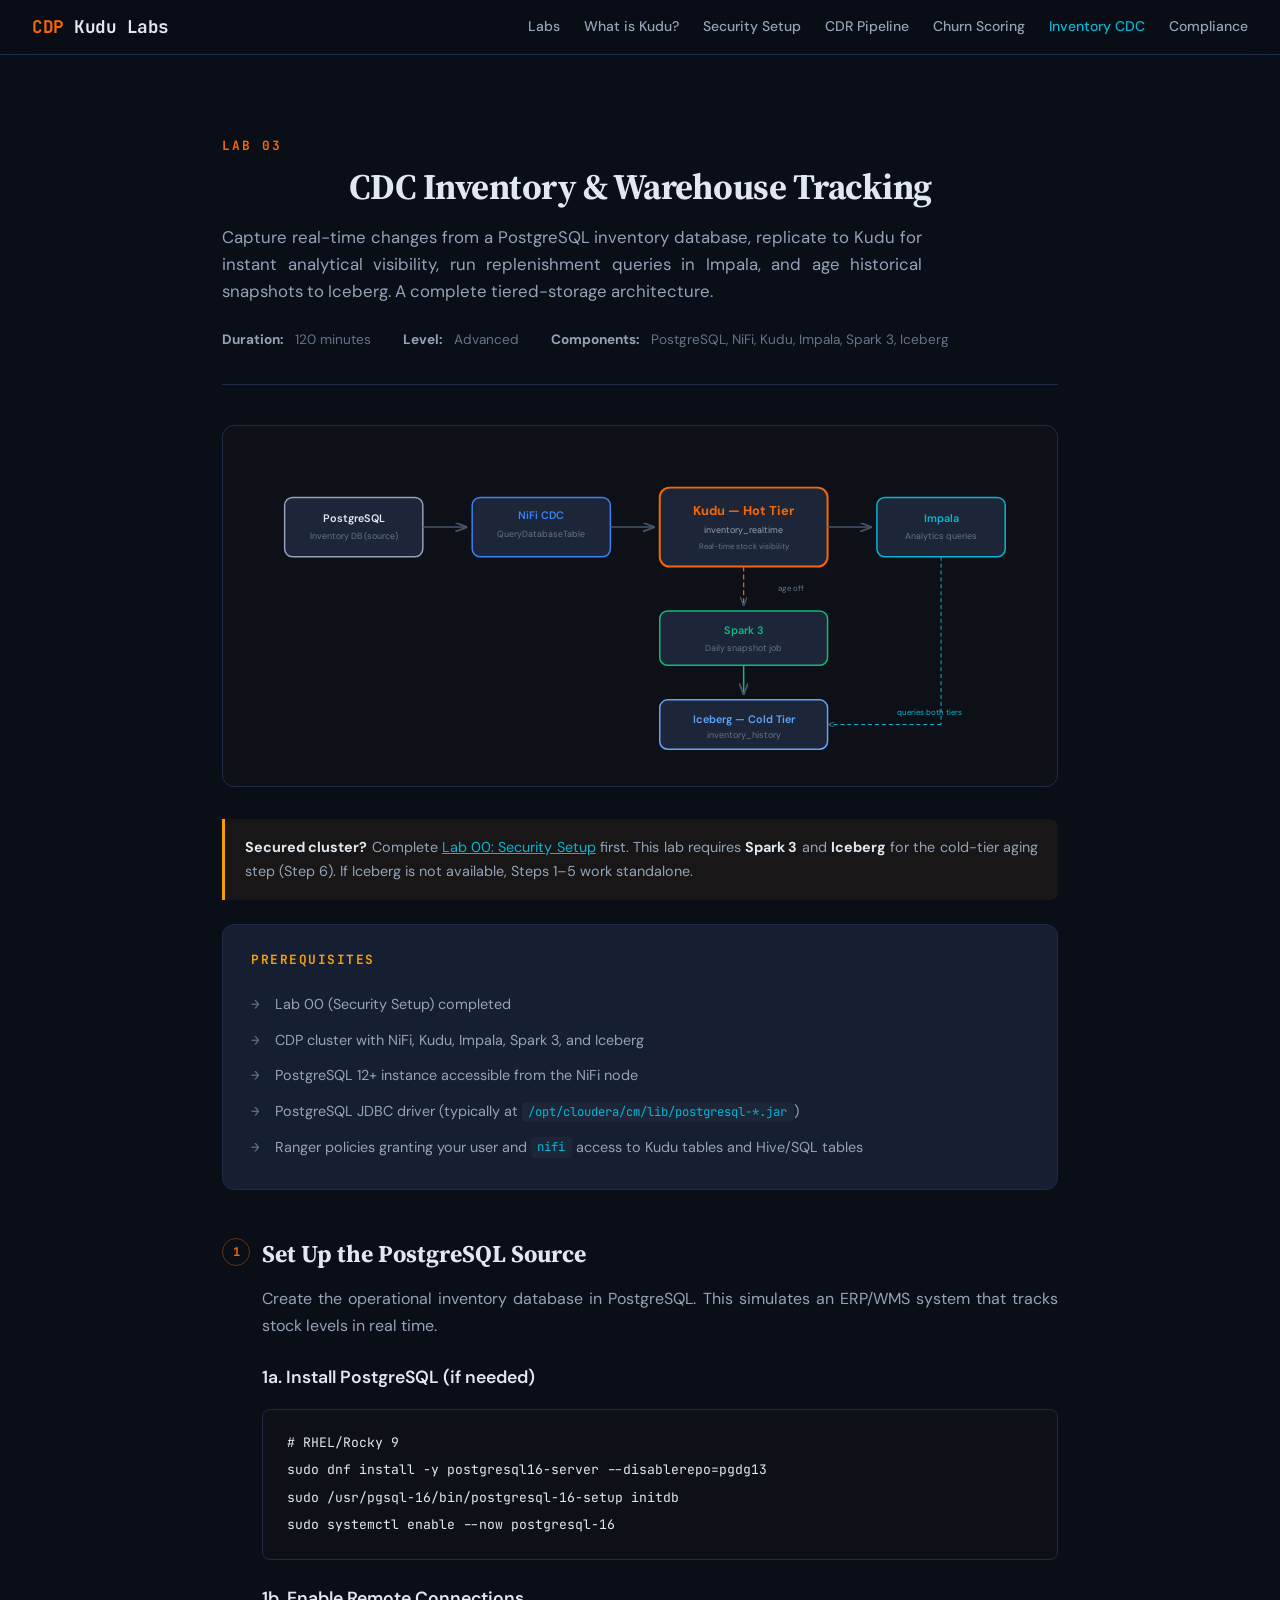
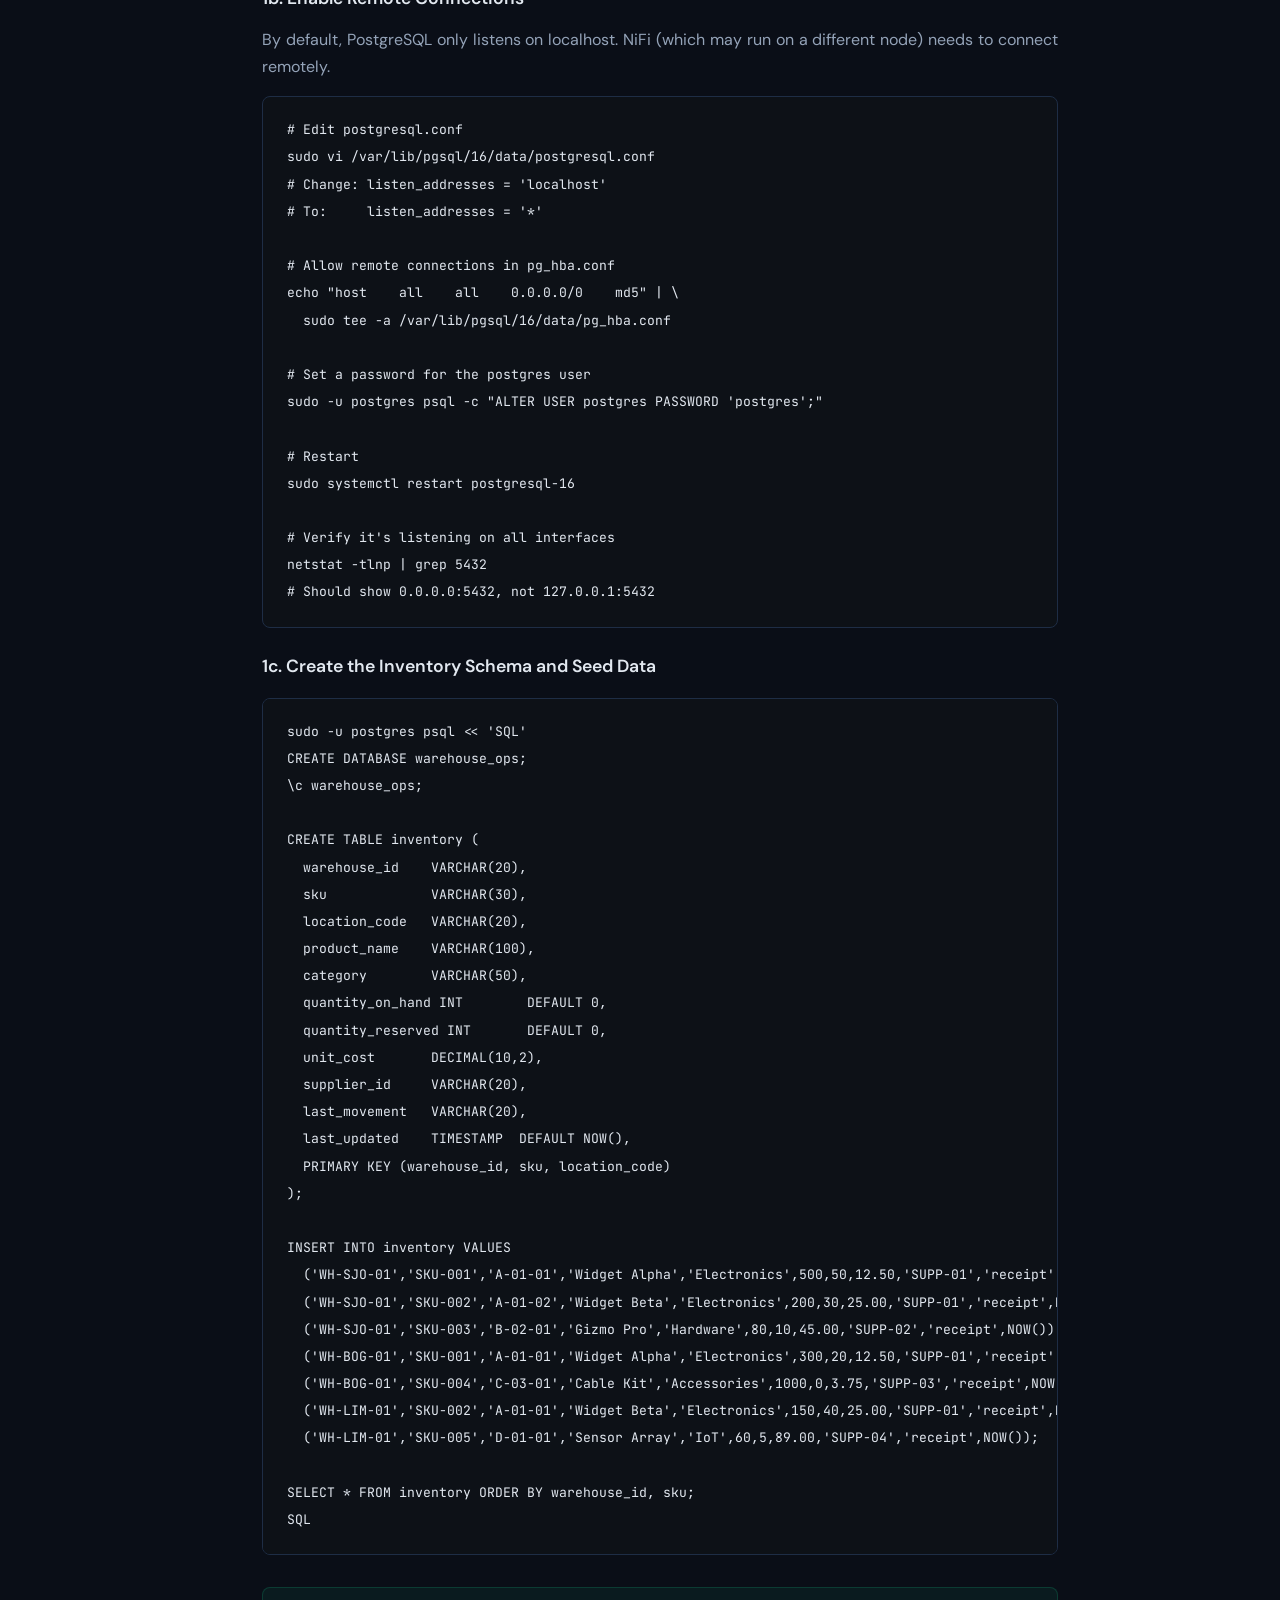
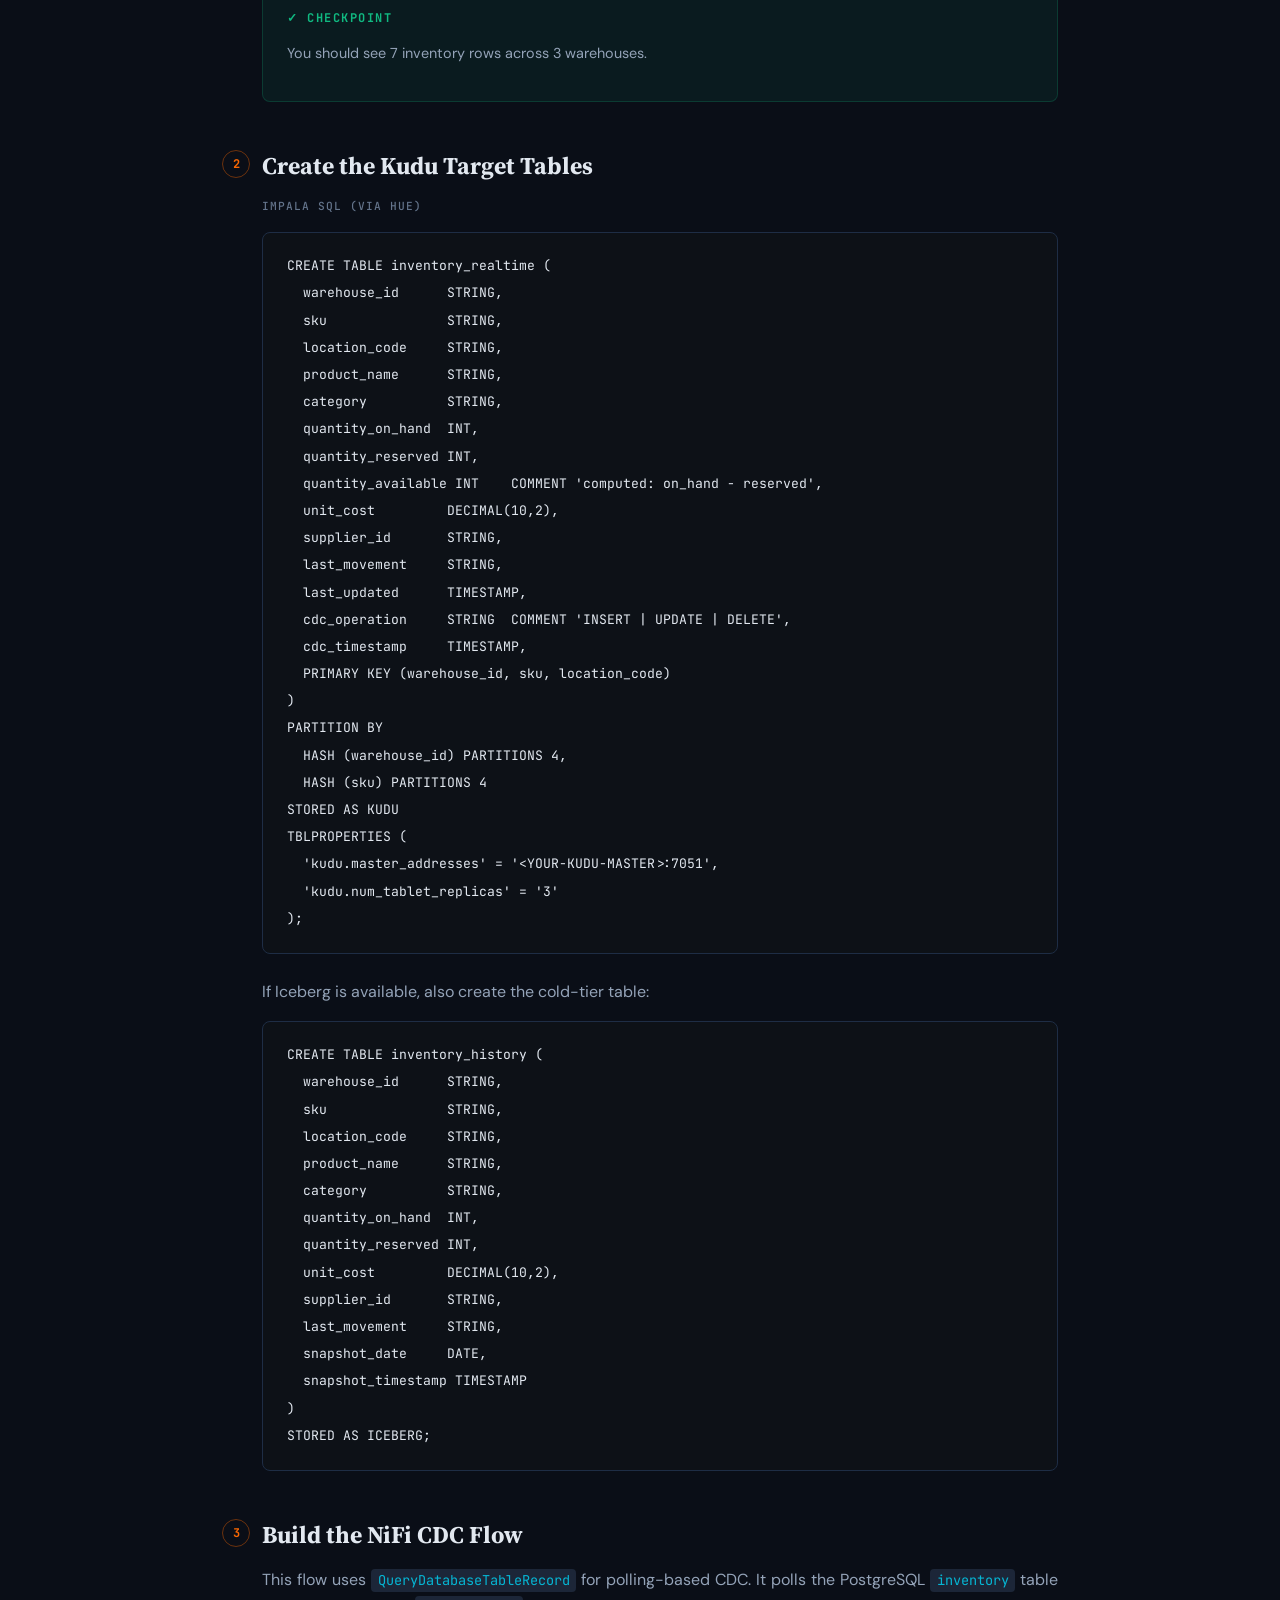
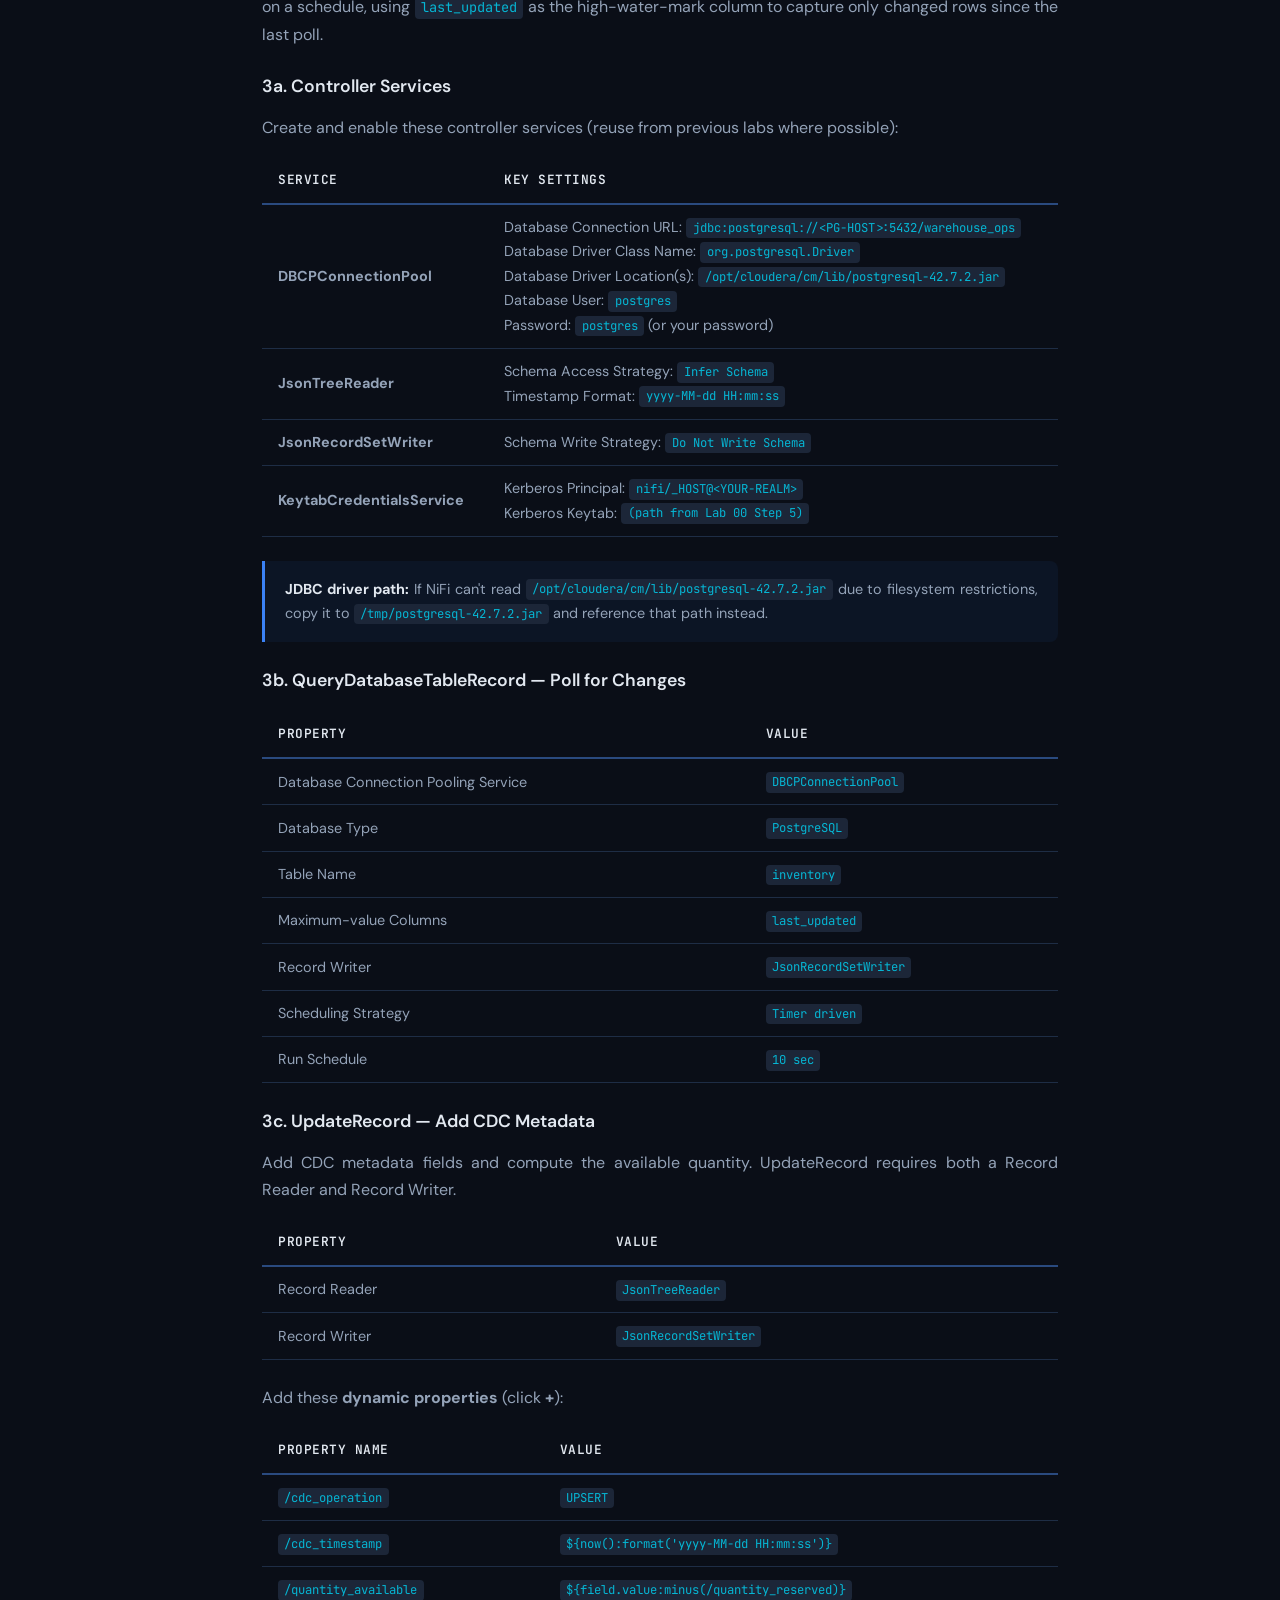
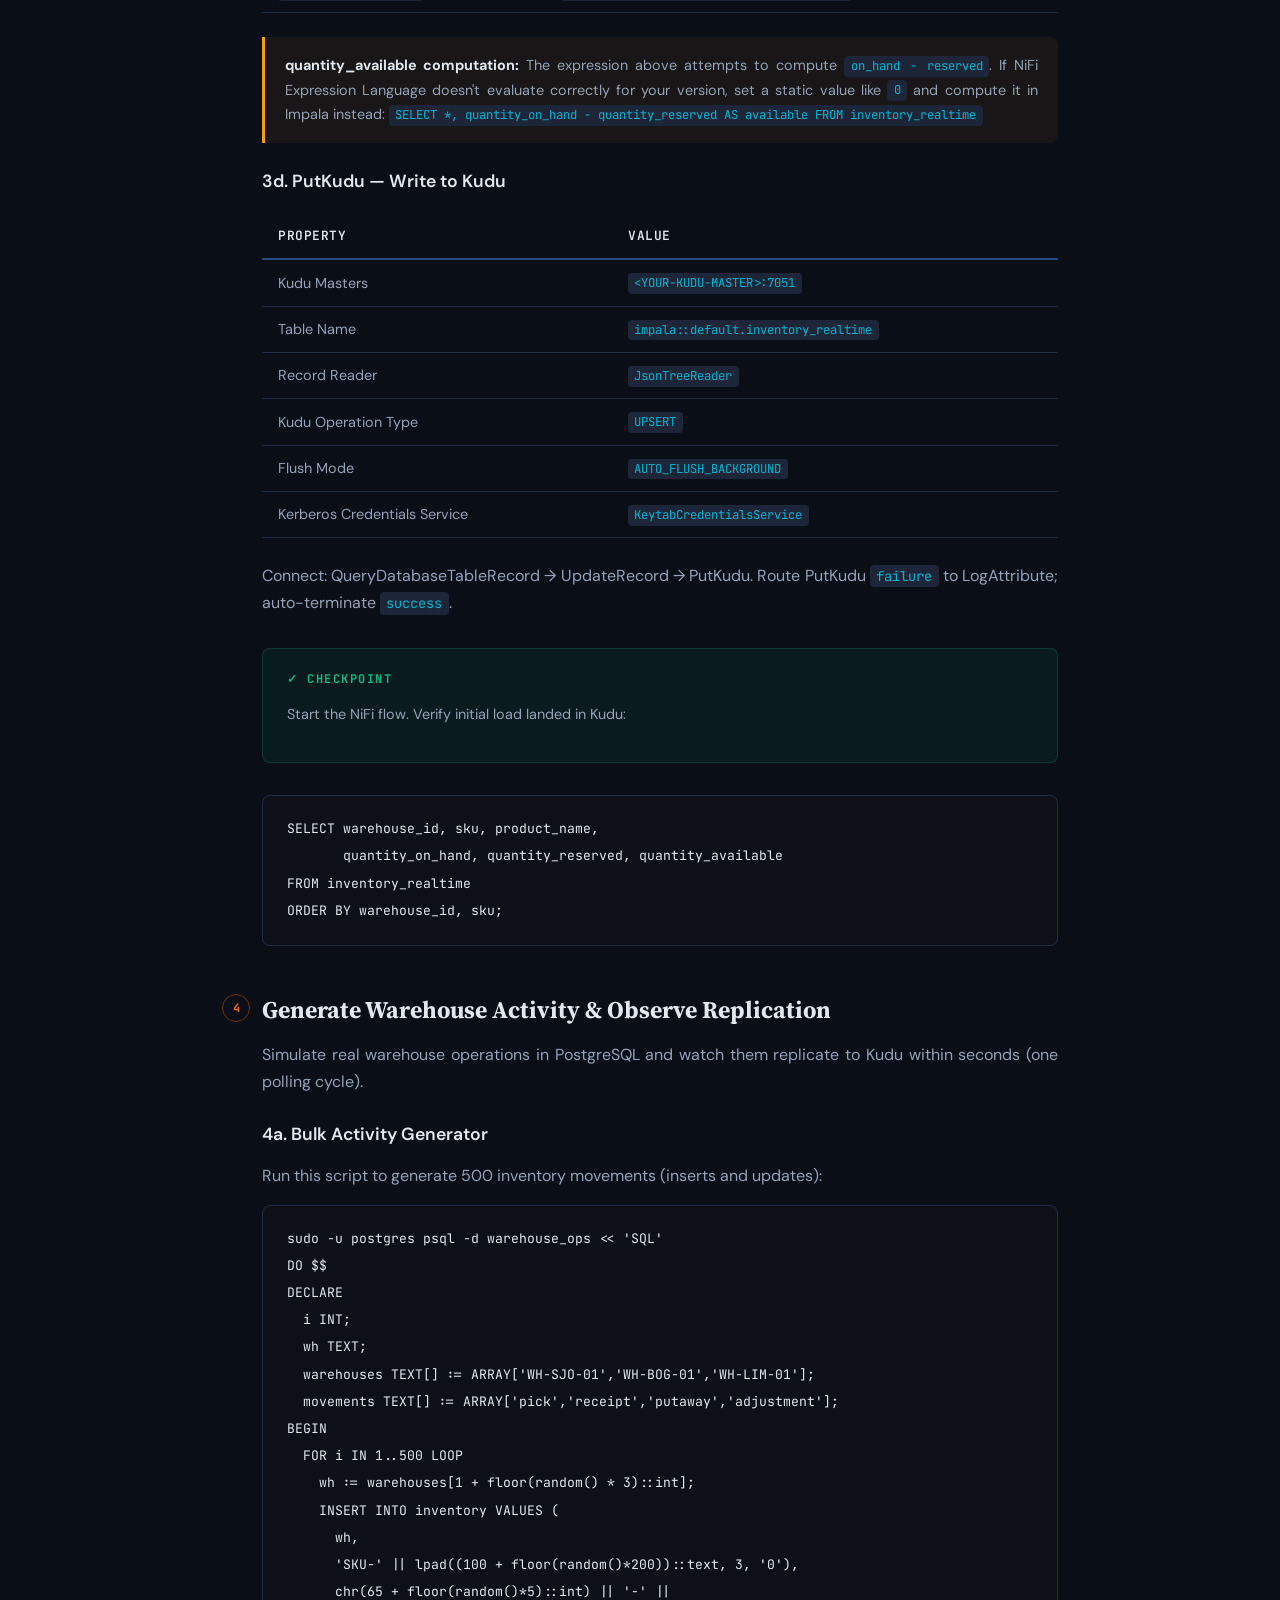
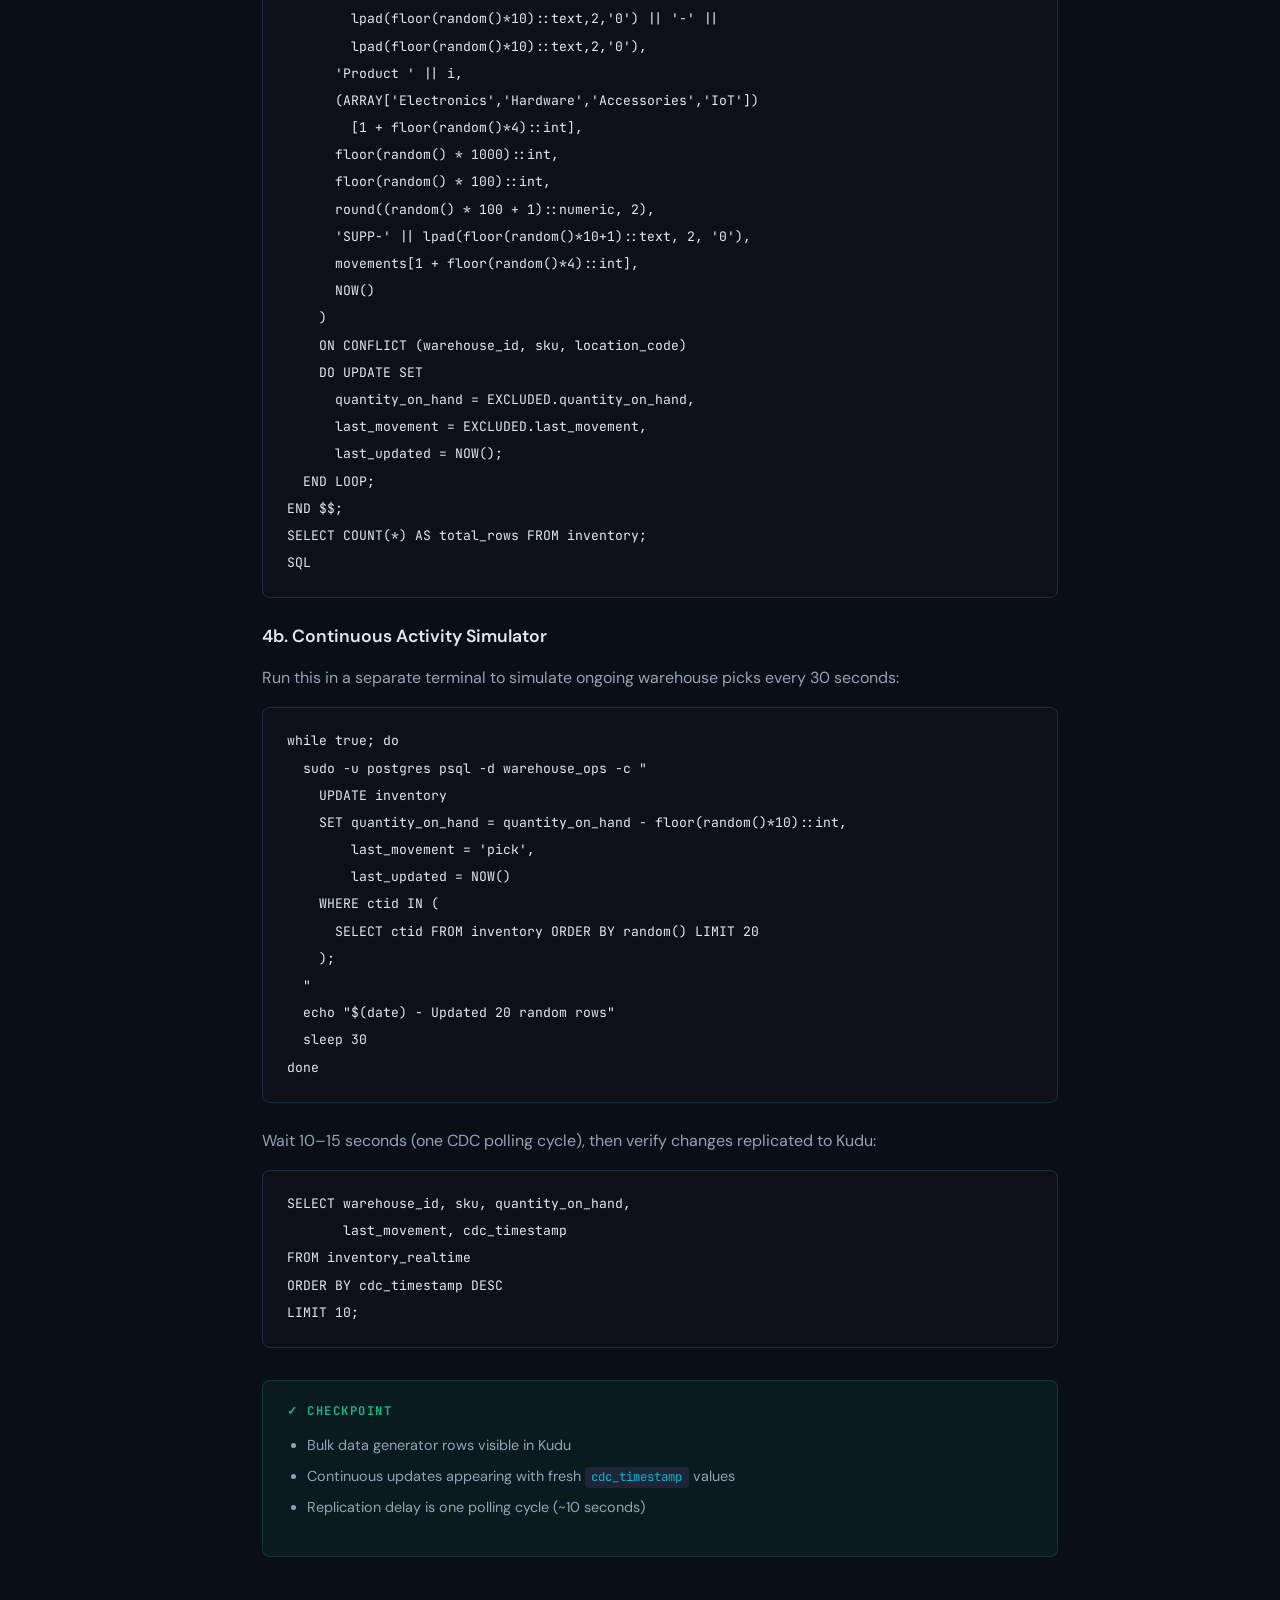
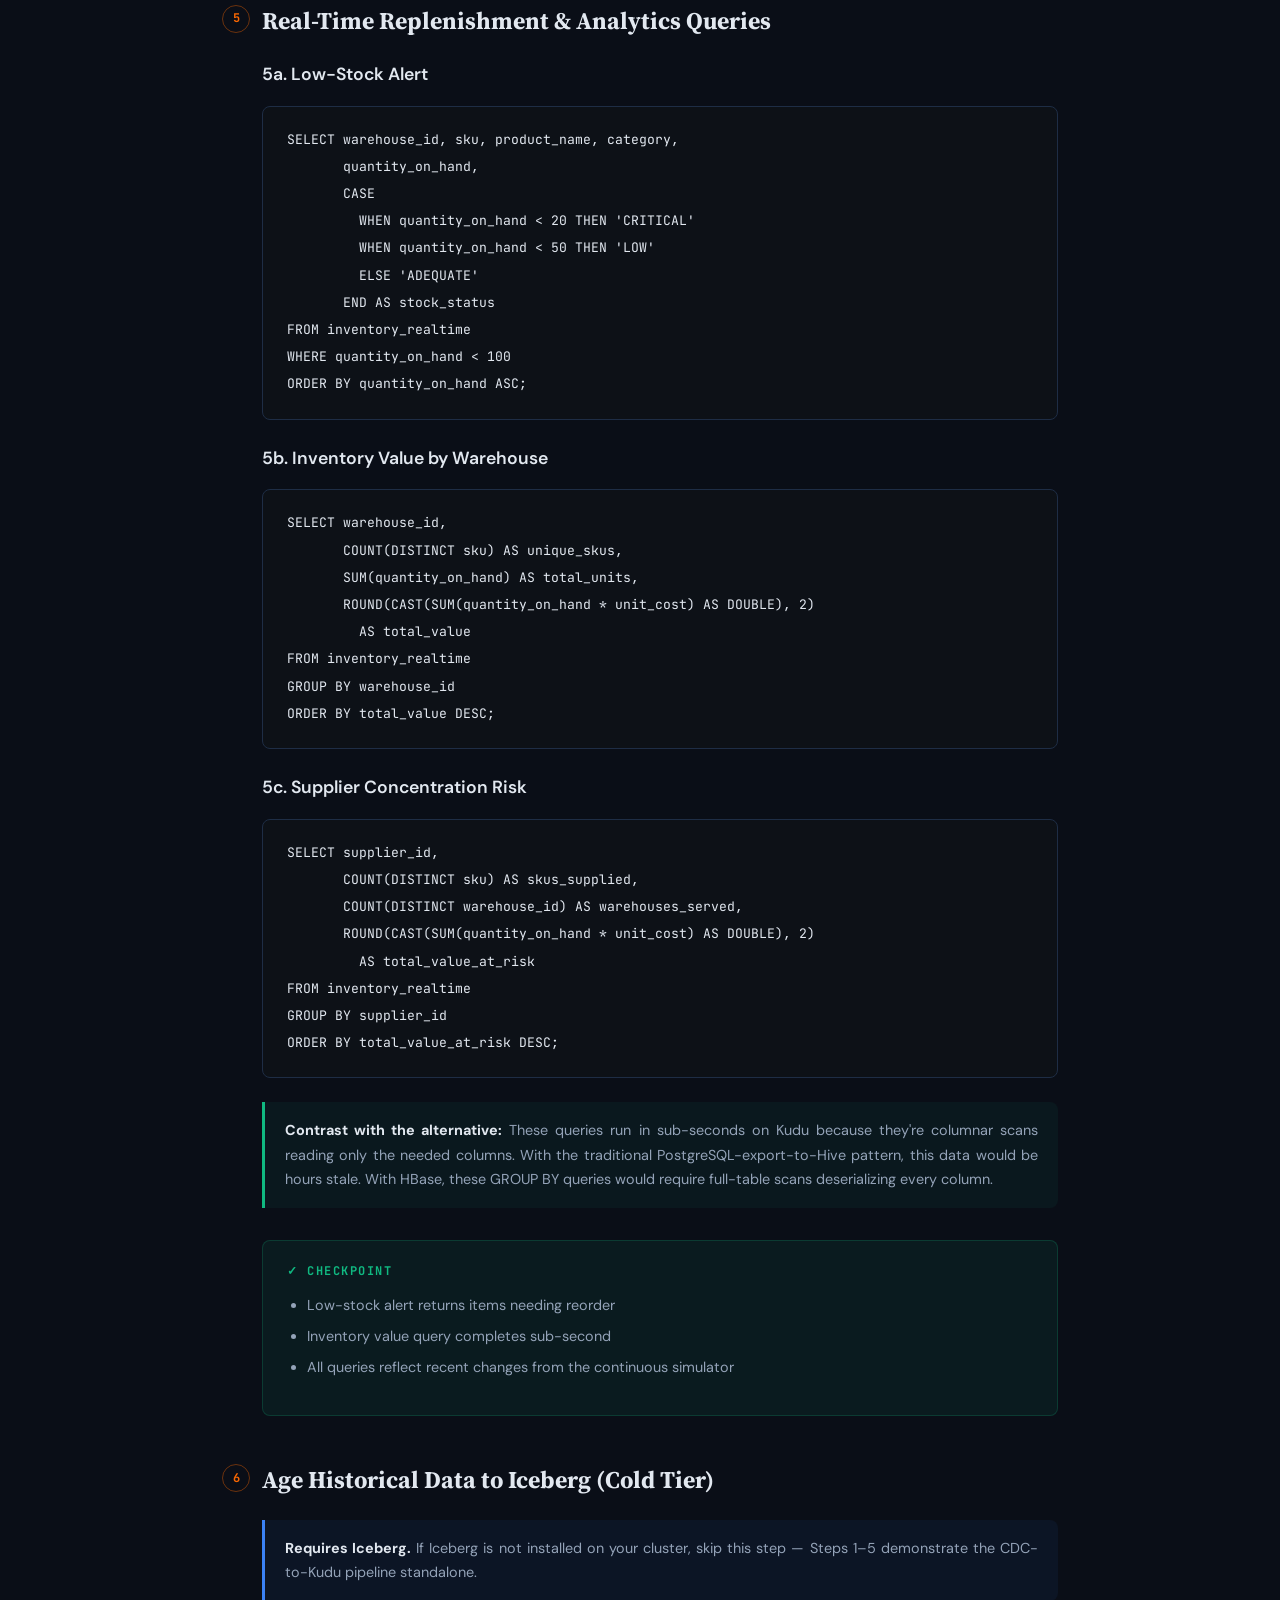
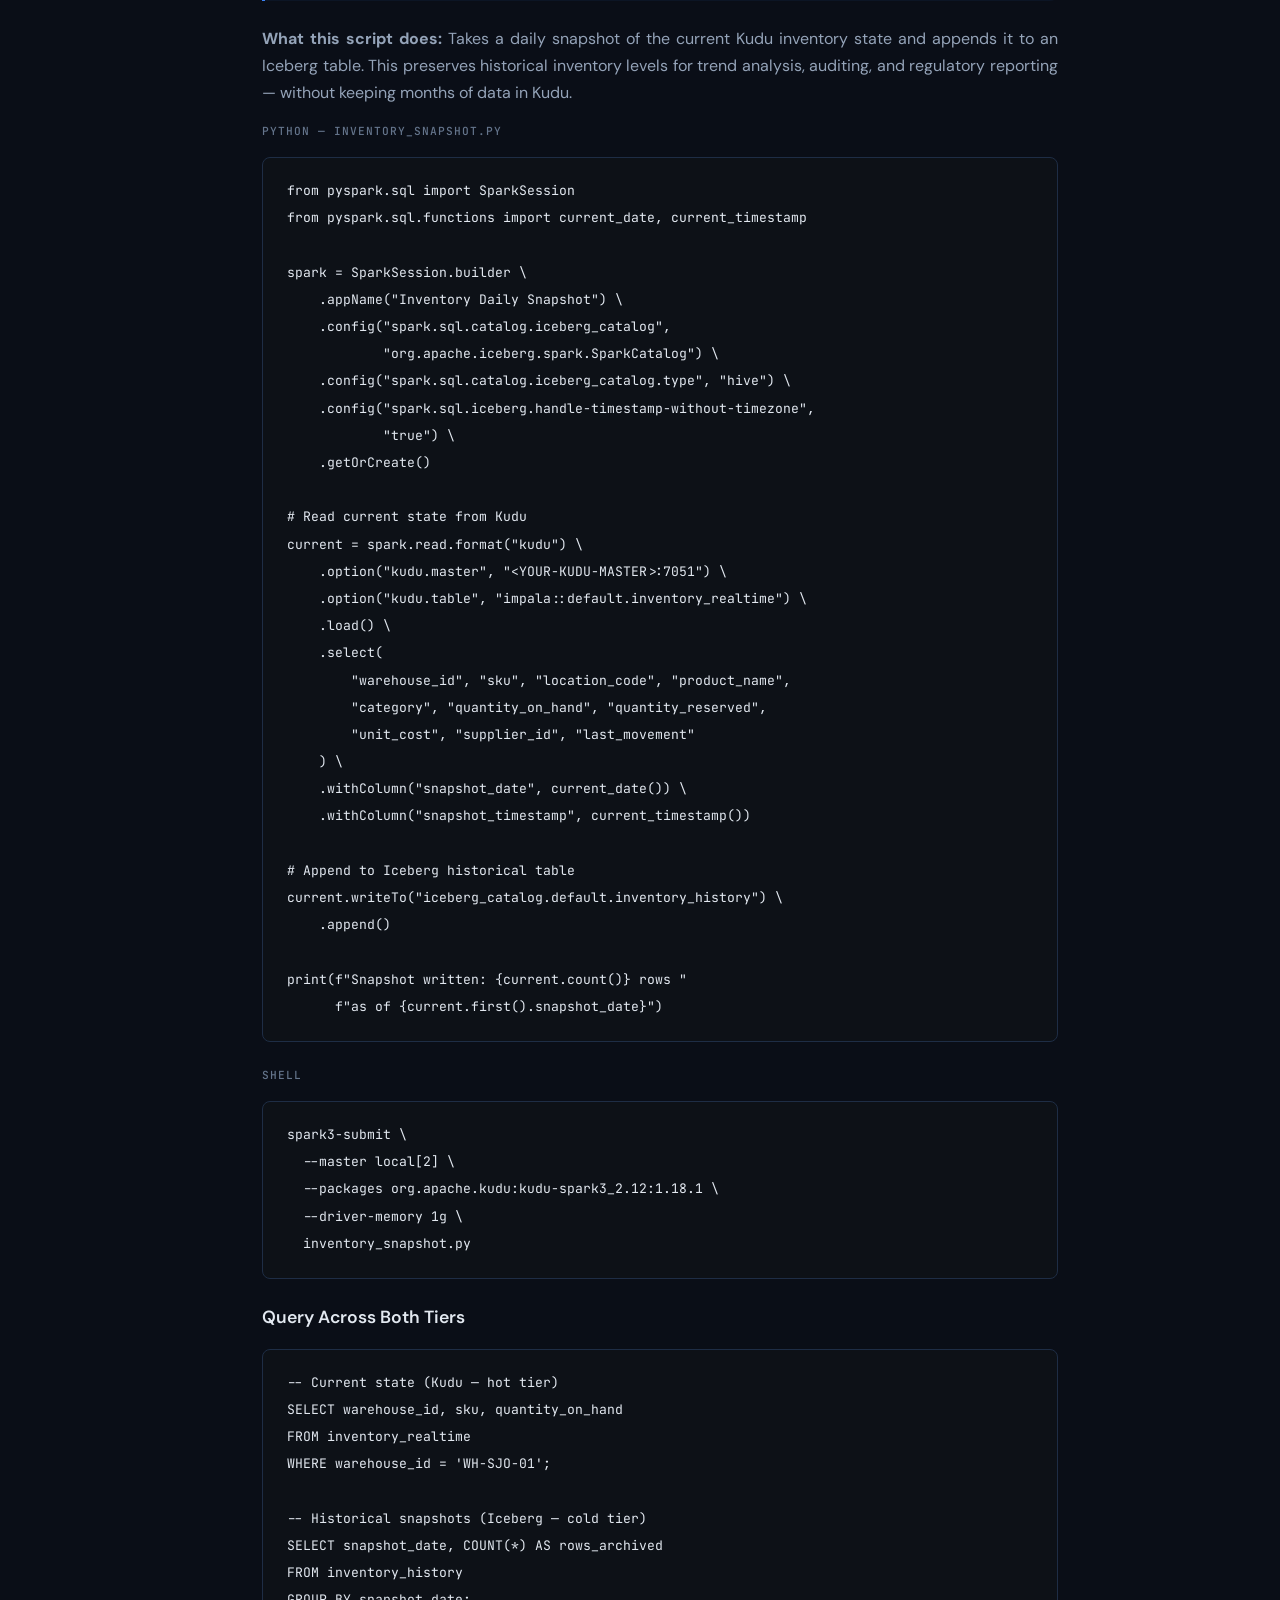
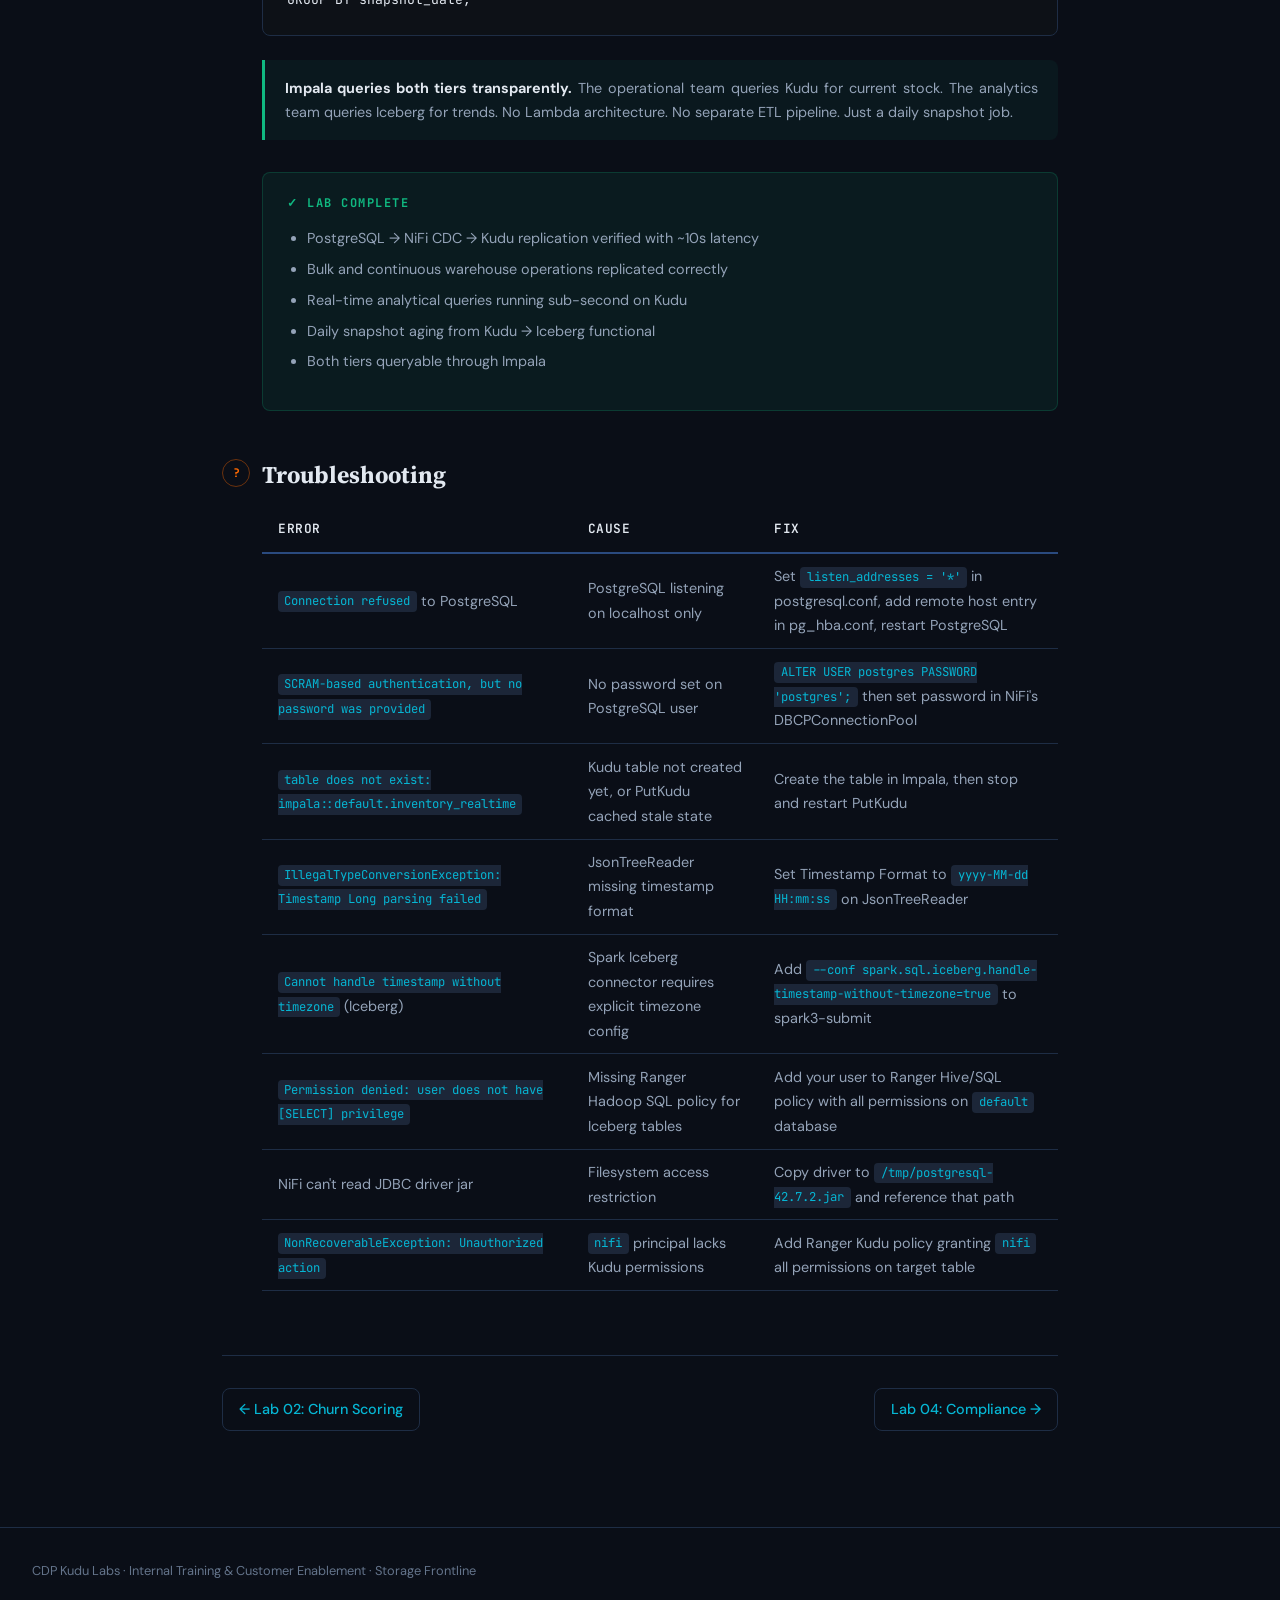
<file: lab3-inventory-cdc.html>
<!doctype html>
<html lang="en">
    <head>
        <meta charset="UTF-8" />
        <meta name="viewport" content="width=device-width, initial-scale=1.0" />
        <title>
            Lab 03: CDC Inventory &amp; Warehouse Tracking — CDP Kudu Labs
        </title>
        <link rel="stylesheet" href="styles.css" />
    </head>
    <body>
        <header class="site-header">
            <a href="index.html" class="site-logo"
                ><span>CDP</span> Kudu Labs</a
            >
            <nav class="site-nav">
                <a href="index.html">Labs</a>
                <a href="intro-kudu.html">What is Kudu?</a>
                <a href="security-setup.html">Security Setup</a>
                <a href="lab1-cdr-pipeline.html">CDR Pipeline</a>
                <a href="lab2-churn-scoring.html">Churn Scoring</a>
                <a href="lab3-inventory-cdc.html" class="active"
                    >Inventory CDC</a
                >
                <a href="lab4-compliance.html">Compliance</a>
            </nav>
        </header>

        <div class="container">
            <div class="lab-header">
                <div class="lab-number">Lab 03</div>
                <h1>CDC Inventory &amp; Warehouse Tracking</h1>
                <p class="lab-description">
                    Capture real-time changes from a PostgreSQL inventory
                    database, replicate to Kudu for instant analytical
                    visibility, run replenishment queries in Impala, and age
                    historical snapshots to Iceberg. A complete tiered-storage
                    architecture.
                </p>
                <div class="lab-meta">
                    <div class="lab-meta-item">
                        <strong>Duration:</strong>&nbsp;120 minutes
                    </div>
                    <div class="lab-meta-item">
                        <strong>Level:</strong>&nbsp;Advanced
                    </div>
                    <div class="lab-meta-item">
                        <strong>Components:</strong>&nbsp;PostgreSQL, NiFi,
                        Kudu, Impala, Spark 3, Iceberg
                    </div>
                </div>
            </div>

            <!-- Architecture Diagram -->
            <div
                class="diagram-container"
                style="
                    background: var(--bg-code);
                    border: 1px solid var(--border);
                    border-radius: 12px;
                    padding: 2rem;
                    margin: 2rem 0;
                    display: flex;
                    justify-content: center;
                "
            >
                <svg
                    viewBox="0 0 780 300"
                    xmlns="http://www.w3.org/2000/svg"
                    font-family="'DM Sans', sans-serif"
                    style="max-width: 100%; height: auto"
                >
                    <defs>
                        <marker
                            id="a3"
                            markerWidth="8"
                            markerHeight="6"
                            refX="8"
                            refY="3"
                            orient="auto"
                        >
                            <path
                                d="M0,0 L8,3 L0,6"
                                fill="none"
                                stroke="#475569"
                                stroke-width="1.2"
                            />
                        </marker>
                    </defs>

                    <!-- PostgreSQL -->
                    <rect
                        x="30"
                        y="40"
                        width="140"
                        height="60"
                        rx="8"
                        fill="#1c2638"
                        stroke="#94a3b8"
                        stroke-width="1.5"
                    />
                    <text
                        x="100"
                        y="65"
                        text-anchor="middle"
                        fill="#e2e8f0"
                        font-size="11"
                        font-weight="600"
                    >
                        PostgreSQL
                    </text>
                    <text
                        x="100"
                        y="82"
                        text-anchor="middle"
                        fill="#64748b"
                        font-size="9"
                    >
                        Inventory DB (source)
                    </text>

                    <line
                        x1="170"
                        y1="70"
                        x2="215"
                        y2="70"
                        stroke="#475569"
                        stroke-width="1.5"
                        marker-end="url(#a3)"
                    />

                    <!-- NiFi CDC -->
                    <rect
                        x="220"
                        y="40"
                        width="140"
                        height="60"
                        rx="8"
                        fill="#1c2638"
                        stroke="#3b82f6"
                        stroke-width="1.5"
                    />
                    <text
                        x="290"
                        y="62"
                        text-anchor="middle"
                        fill="#3b82f6"
                        font-size="11"
                        font-weight="600"
                    >
                        NiFi CDC
                    </text>
                    <text
                        x="290"
                        y="80"
                        text-anchor="middle"
                        fill="#64748b"
                        font-size="9"
                    >
                        QueryDatabaseTable
                    </text>

                    <line
                        x1="360"
                        y1="70"
                        x2="405"
                        y2="70"
                        stroke="#475569"
                        stroke-width="1.5"
                        marker-end="url(#a3)"
                    />

                    <!-- Kudu Hot -->
                    <rect
                        x="410"
                        y="30"
                        width="170"
                        height="80"
                        rx="10"
                        fill="#1c2638"
                        stroke="#f96702"
                        stroke-width="2"
                    />
                    <text
                        x="495"
                        y="58"
                        text-anchor="middle"
                        fill="#f96702"
                        font-size="13"
                        font-weight="700"
                    >
                        Kudu — Hot Tier
                    </text>
                    <text
                        x="495"
                        y="76"
                        text-anchor="middle"
                        fill="#94a3b8"
                        font-size="9"
                    >
                        inventory_realtime
                    </text>
                    <text
                        x="495"
                        y="92"
                        text-anchor="middle"
                        fill="#64748b"
                        font-size="8"
                    >
                        Real-time stock visibility
                    </text>

                    <line
                        x1="580"
                        y1="70"
                        x2="625"
                        y2="70"
                        stroke="#475569"
                        stroke-width="1.5"
                        marker-end="url(#a3)"
                    />

                    <!-- Impala -->
                    <rect
                        x="630"
                        y="40"
                        width="130"
                        height="60"
                        rx="8"
                        fill="#1c2638"
                        stroke="#06b6d4"
                        stroke-width="1.5"
                    />
                    <text
                        x="695"
                        y="65"
                        text-anchor="middle"
                        fill="#06b6d4"
                        font-size="11"
                        font-weight="600"
                    >
                        Impala
                    </text>
                    <text
                        x="695"
                        y="82"
                        text-anchor="middle"
                        fill="#64748b"
                        font-size="9"
                    >
                        Analytics queries
                    </text>

                    <!-- Cold tier path -->
                    <line
                        x1="495"
                        y1="110"
                        x2="495"
                        y2="150"
                        stroke="#f96702"
                        stroke-width="1.2"
                        stroke-dasharray="5,3"
                        marker-end="url(#a3)"
                    />
                    <text x="530" y="135" fill="#64748b" font-size="8">
                        age off
                    </text>

                    <!-- Spark -->
                    <rect
                        x="410"
                        y="155"
                        width="170"
                        height="55"
                        rx="8"
                        fill="#1c2638"
                        stroke="#10b981"
                        stroke-width="1.5"
                    />
                    <text
                        x="495"
                        y="178"
                        text-anchor="middle"
                        fill="#10b981"
                        font-size="11"
                        font-weight="600"
                    >
                        Spark 3
                    </text>
                    <text
                        x="495"
                        y="196"
                        text-anchor="middle"
                        fill="#64748b"
                        font-size="9"
                    >
                        Daily snapshot job
                    </text>

                    <line
                        x1="495"
                        y1="210"
                        x2="495"
                        y2="240"
                        stroke="#10b981"
                        stroke-width="1.5"
                        marker-end="url(#a3)"
                    />

                    <!-- Iceberg -->
                    <rect
                        x="410"
                        y="245"
                        width="170"
                        height="50"
                        rx="8"
                        fill="#1c2638"
                        stroke="#60a5fa"
                        stroke-width="1.5"
                    />
                    <text
                        x="495"
                        y="268"
                        text-anchor="middle"
                        fill="#60a5fa"
                        font-size="11"
                        font-weight="600"
                    >
                        Iceberg — Cold Tier
                    </text>
                    <text
                        x="495"
                        y="284"
                        text-anchor="middle"
                        fill="#64748b"
                        font-size="9"
                    >
                        inventory_history
                    </text>

                    <!-- Impala to Iceberg -->
                    <line
                        x1="695"
                        y1="100"
                        x2="695"
                        y2="270"
                        stroke="#06b6d4"
                        stroke-width="1"
                        stroke-dasharray="4,3"
                    />
                    <line
                        x1="695"
                        y1="270"
                        x2="580"
                        y2="270"
                        stroke="#06b6d4"
                        stroke-width="1"
                        stroke-dasharray="4,3"
                        marker-end="url(#a3)"
                    />
                    <text x="650" y="260" fill="#06b6d4" font-size="8">
                        queries both tiers
                    </text>
                </svg>
            </div>

            <div class="callout warning" style="margin-top: 2rem">
                <p>
                    <strong>Secured cluster?</strong> Complete
                    <a
                        href="security-setup.html"
                        style="color: var(--accent-cyan)"
                        >Lab 00: Security Setup</a
                    >
                    first. This lab requires <strong>Spark 3</strong> and
                    <strong>Iceberg</strong>
                    for the cold-tier aging step (Step 6). If Iceberg is not
                    available, Steps 1–5 work standalone.
                </p>
            </div>

            <div class="prereq-box">
                <h3>Prerequisites</h3>
                <ul>
                    <li>Lab 00 (Security Setup) completed</li>
                    <li>
                        CDP cluster with NiFi, Kudu, Impala, Spark 3, and
                        Iceberg
                    </li>
                    <li>
                        PostgreSQL 12+ instance accessible from the NiFi node
                    </li>
                    <li>
                        PostgreSQL JDBC driver (typically at
                        <code>/opt/cloudera/cm/lib/postgresql-*.jar</code>)
                    </li>
                    <li>
                        Ranger policies granting your user and
                        <code>nifi</code> access to Kudu tables and Hive/SQL
                        tables
                    </li>
                </ul>
            </div>

            <!-- STEP 1 -->
            <div class="step" data-step="1">
                <h2>Set Up the PostgreSQL Source</h2>

                <p>
                    Create the operational inventory database in PostgreSQL.
                    This simulates an ERP/WMS system that tracks stock levels in
                    real time.
                </p>

                <h3>1a. Install PostgreSQL (if needed)</h3>

                <pre><code># RHEL/Rocky 9
sudo dnf install -y postgresql16-server --disablerepo=pgdg13
sudo /usr/pgsql-16/bin/postgresql-16-setup initdb
sudo systemctl enable --now postgresql-16</code></pre>

                <h3>1b. Enable Remote Connections</h3>

                <p>
                    By default, PostgreSQL only listens on localhost. NiFi
                    (which may run on a different node) needs to connect
                    remotely.
                </p>

                <pre><code># Edit postgresql.conf
sudo vi /var/lib/pgsql/16/data/postgresql.conf
# Change: listen_addresses = 'localhost'
# To:     listen_addresses = '*'

# Allow remote connections in pg_hba.conf
echo "host    all    all    0.0.0.0/0    md5" | \
  sudo tee -a /var/lib/pgsql/16/data/pg_hba.conf

# Set a password for the postgres user
sudo -u postgres psql -c "ALTER USER postgres PASSWORD 'postgres';"

# Restart
sudo systemctl restart postgresql-16

# Verify it's listening on all interfaces
netstat -tlnp | grep 5432
# Should show 0.0.0.0:5432, not 127.0.0.1:5432</code></pre>

                <h3>1c. Create the Inventory Schema and Seed Data</h3>

                <pre><code>sudo -u postgres psql << 'SQL'
CREATE DATABASE warehouse_ops;
\c warehouse_ops;

CREATE TABLE inventory (
  warehouse_id    VARCHAR(20),
  sku             VARCHAR(30),
  location_code   VARCHAR(20),
  product_name    VARCHAR(100),
  category        VARCHAR(50),
  quantity_on_hand INT        DEFAULT 0,
  quantity_reserved INT       DEFAULT 0,
  unit_cost       DECIMAL(10,2),
  supplier_id     VARCHAR(20),
  last_movement   VARCHAR(20),
  last_updated    TIMESTAMP  DEFAULT NOW(),
  PRIMARY KEY (warehouse_id, sku, location_code)
);

INSERT INTO inventory VALUES
  ('WH-SJO-01','SKU-001','A-01-01','Widget Alpha','Electronics',500,50,12.50,'SUPP-01','receipt',NOW()),
  ('WH-SJO-01','SKU-002','A-01-02','Widget Beta','Electronics',200,30,25.00,'SUPP-01','receipt',NOW()),
  ('WH-SJO-01','SKU-003','B-02-01','Gizmo Pro','Hardware',80,10,45.00,'SUPP-02','receipt',NOW()),
  ('WH-BOG-01','SKU-001','A-01-01','Widget Alpha','Electronics',300,20,12.50,'SUPP-01','receipt',NOW()),
  ('WH-BOG-01','SKU-004','C-03-01','Cable Kit','Accessories',1000,0,3.75,'SUPP-03','receipt',NOW()),
  ('WH-LIM-01','SKU-002','A-01-01','Widget Beta','Electronics',150,40,25.00,'SUPP-01','receipt',NOW()),
  ('WH-LIM-01','SKU-005','D-01-01','Sensor Array','IoT',60,5,89.00,'SUPP-04','receipt',NOW());

SELECT * FROM inventory ORDER BY warehouse_id, sku;
SQL</code></pre>

                <div class="checkpoint">
                    <h4>✓ Checkpoint</h4>
                    <p>You should see 7 inventory rows across 3 warehouses.</p>
                </div>
            </div>

            <!-- STEP 2 -->
            <div class="step" data-step="2">
                <h2>Create the Kudu Target Tables</h2>

                <span class="code-label">Impala SQL (via Hue)</span>
                <pre><code>CREATE TABLE inventory_realtime (
  warehouse_id      STRING,
  sku               STRING,
  location_code     STRING,
  product_name      STRING,
  category          STRING,
  quantity_on_hand  INT,
  quantity_reserved INT,
  quantity_available INT    COMMENT 'computed: on_hand - reserved',
  unit_cost         DECIMAL(10,2),
  supplier_id       STRING,
  last_movement     STRING,
  last_updated      TIMESTAMP,
  cdc_operation     STRING  COMMENT 'INSERT | UPDATE | DELETE',
  cdc_timestamp     TIMESTAMP,
  PRIMARY KEY (warehouse_id, sku, location_code)
)
PARTITION BY
  HASH (warehouse_id) PARTITIONS 4,
  HASH (sku) PARTITIONS 4
STORED AS KUDU
TBLPROPERTIES (
  'kudu.master_addresses' = '&lt;YOUR-KUDU-MASTER&gt;:7051',
  'kudu.num_tablet_replicas' = '3'
);</code></pre>

                <p>If Iceberg is available, also create the cold-tier table:</p>

                <pre><code>CREATE TABLE inventory_history (
  warehouse_id      STRING,
  sku               STRING,
  location_code     STRING,
  product_name      STRING,
  category          STRING,
  quantity_on_hand  INT,
  quantity_reserved INT,
  unit_cost         DECIMAL(10,2),
  supplier_id       STRING,
  last_movement     STRING,
  snapshot_date     DATE,
  snapshot_timestamp TIMESTAMP
)
STORED AS ICEBERG;</code></pre>
            </div>

            <!-- STEP 3 -->
            <div class="step" data-step="3">
                <h2>Build the NiFi CDC Flow</h2>

                <p>
                    This flow uses <code>QueryDatabaseTableRecord</code> for
                    polling-based CDC. It polls the PostgreSQL
                    <code>inventory</code> table on a schedule, using
                    <code>last_updated</code> as the high-water-mark column to
                    capture only changed rows since the last poll.
                </p>

                <h3>3a. Controller Services</h3>

                <p>
                    Create and enable these controller services (reuse from
                    previous labs where possible):
                </p>

                <table>
                    <thead>
                        <tr>
                            <th>Service</th>
                            <th>Key Settings</th>
                        </tr>
                    </thead>
                    <tbody>
                        <tr>
                            <td><strong>DBCPConnectionPool</strong></td>
                            <td>
                                Database Connection URL:
                                <code
                                    >jdbc:postgresql://&lt;PG-HOST&gt;:5432/warehouse_ops</code
                                ><br />
                                Database Driver Class Name:
                                <code>org.postgresql.Driver</code><br />
                                Database Driver Location(s):
                                <code
                                    >/opt/cloudera/cm/lib/postgresql-42.7.2.jar</code
                                ><br />
                                Database User: <code>postgres</code><br />
                                Password: <code>postgres</code> (or your
                                password)
                            </td>
                        </tr>
                        <tr>
                            <td><strong>JsonTreeReader</strong></td>
                            <td>
                                Schema Access Strategy: <code>Infer Schema</code
                                ><br />
                                Timestamp Format:
                                <code>yyyy-MM-dd HH:mm:ss</code>
                            </td>
                        </tr>
                        <tr>
                            <td><strong>JsonRecordSetWriter</strong></td>
                            <td>
                                Schema Write Strategy:
                                <code>Do Not Write Schema</code>
                            </td>
                        </tr>
                        <tr>
                            <td><strong>KeytabCredentialsService</strong></td>
                            <td>
                                Kerberos Principal:
                                <code>nifi/_HOST@&lt;YOUR-REALM&gt;</code><br />
                                Kerberos Keytab:
                                <code>(path from Lab 00 Step 5)</code>
                            </td>
                        </tr>
                    </tbody>
                </table>

                <div class="callout">
                    <p>
                        <strong>JDBC driver path:</strong> If NiFi can't read
                        <code>/opt/cloudera/cm/lib/postgresql-42.7.2.jar</code>
                        due to filesystem restrictions, copy it to
                        <code>/tmp/postgresql-42.7.2.jar</code> and reference
                        that path instead.
                    </p>
                </div>

                <h3>3b. QueryDatabaseTableRecord — Poll for Changes</h3>

                <table>
                    <thead>
                        <tr>
                            <th>Property</th>
                            <th>Value</th>
                        </tr>
                    </thead>
                    <tbody>
                        <tr>
                            <td>Database Connection Pooling Service</td>
                            <td><code>DBCPConnectionPool</code></td>
                        </tr>
                        <tr>
                            <td>Database Type</td>
                            <td><code>PostgreSQL</code></td>
                        </tr>
                        <tr>
                            <td>Table Name</td>
                            <td><code>inventory</code></td>
                        </tr>
                        <tr>
                            <td>Maximum-value Columns</td>
                            <td><code>last_updated</code></td>
                        </tr>
                        <tr>
                            <td>Record Writer</td>
                            <td><code>JsonRecordSetWriter</code></td>
                        </tr>
                        <tr>
                            <td>Scheduling Strategy</td>
                            <td><code>Timer driven</code></td>
                        </tr>
                        <tr>
                            <td>Run Schedule</td>
                            <td><code>10 sec</code></td>
                        </tr>
                    </tbody>
                </table>

                <h3>3c. UpdateRecord — Add CDC Metadata</h3>

                <p>
                    Add CDC metadata fields and compute the available quantity.
                    UpdateRecord requires both a Record Reader and Record
                    Writer.
                </p>

                <table>
                    <thead>
                        <tr>
                            <th>Property</th>
                            <th>Value</th>
                        </tr>
                    </thead>
                    <tbody>
                        <tr>
                            <td>Record Reader</td>
                            <td><code>JsonTreeReader</code></td>
                        </tr>
                        <tr>
                            <td>Record Writer</td>
                            <td><code>JsonRecordSetWriter</code></td>
                        </tr>
                    </tbody>
                </table>

                <p>
                    Add these <strong>dynamic properties</strong> (click
                    <strong>+</strong>):
                </p>

                <table>
                    <thead>
                        <tr>
                            <th>Property Name</th>
                            <th>Value</th>
                        </tr>
                    </thead>
                    <tbody>
                        <tr>
                            <td><code>/cdc_operation</code></td>
                            <td><code>UPSERT</code></td>
                        </tr>
                        <tr>
                            <td><code>/cdc_timestamp</code></td>
                            <td>
                                <code
                                    >${now():format('yyyy-MM-dd
                                    HH:mm:ss')}</code
                                >
                            </td>
                        </tr>
                        <tr>
                            <td><code>/quantity_available</code></td>
                            <td>
                                <code
                                    >${field.value:minus(/quantity_reserved)}</code
                                >
                            </td>
                        </tr>
                    </tbody>
                </table>

                <div class="callout warning">
                    <p>
                        <strong>quantity_available computation:</strong> The
                        expression above attempts to compute
                        <code>on_hand - reserved</code>. If NiFi Expression
                        Language doesn't evaluate correctly for your version,
                        set a static value like <code>0</code>
                        and compute it in Impala instead:
                        <code
                            >SELECT *, quantity_on_hand - quantity_reserved AS
                            available FROM inventory_realtime</code
                        >
                    </p>
                </div>

                <h3>3d. PutKudu — Write to Kudu</h3>

                <table>
                    <thead>
                        <tr>
                            <th>Property</th>
                            <th>Value</th>
                        </tr>
                    </thead>
                    <tbody>
                        <tr>
                            <td>Kudu Masters</td>
                            <td><code>&lt;YOUR-KUDU-MASTER&gt;:7051</code></td>
                        </tr>
                        <tr>
                            <td>Table Name</td>
                            <td>
                                <code>impala::default.inventory_realtime</code>
                            </td>
                        </tr>
                        <tr>
                            <td>Record Reader</td>
                            <td><code>JsonTreeReader</code></td>
                        </tr>
                        <tr>
                            <td>Kudu Operation Type</td>
                            <td><code>UPSERT</code></td>
                        </tr>
                        <tr>
                            <td>Flush Mode</td>
                            <td><code>AUTO_FLUSH_BACKGROUND</code></td>
                        </tr>
                        <tr>
                            <td>Kerberos Credentials Service</td>
                            <td><code>KeytabCredentialsService</code></td>
                        </tr>
                    </tbody>
                </table>

                <p>
                    Connect: QueryDatabaseTableRecord → UpdateRecord → PutKudu.
                    Route PutKudu <code>failure</code> to LogAttribute;
                    auto-terminate <code>success</code>.
                </p>

                <div class="checkpoint">
                    <h4>✓ Checkpoint</h4>
                    <p>
                        Start the NiFi flow. Verify initial load landed in Kudu:
                    </p>
                </div>

                <pre><code>SELECT warehouse_id, sku, product_name,
       quantity_on_hand, quantity_reserved, quantity_available
FROM inventory_realtime
ORDER BY warehouse_id, sku;</code></pre>
            </div>

            <!-- STEP 4 -->
            <div class="step" data-step="4">
                <h2>Generate Warehouse Activity &amp; Observe Replication</h2>

                <p>
                    Simulate real warehouse operations in PostgreSQL and watch
                    them replicate to Kudu within seconds (one polling cycle).
                </p>

                <h3>4a. Bulk Activity Generator</h3>

                <p>
                    Run this script to generate 500 inventory movements (inserts
                    and updates):
                </p>

                <pre><code>sudo -u postgres psql -d warehouse_ops << 'SQL'
DO $$
DECLARE
  i INT;
  wh TEXT;
  warehouses TEXT[] := ARRAY['WH-SJO-01','WH-BOG-01','WH-LIM-01'];
  movements TEXT[] := ARRAY['pick','receipt','putaway','adjustment'];
BEGIN
  FOR i IN 1..500 LOOP
    wh := warehouses[1 + floor(random() * 3)::int];
    INSERT INTO inventory VALUES (
      wh,
      'SKU-' || lpad((100 + floor(random()*200))::text, 3, '0'),
      chr(65 + floor(random()*5)::int) || '-' ||
        lpad(floor(random()*10)::text,2,'0') || '-' ||
        lpad(floor(random()*10)::text,2,'0'),
      'Product ' || i,
      (ARRAY['Electronics','Hardware','Accessories','IoT'])
        [1 + floor(random()*4)::int],
      floor(random() * 1000)::int,
      floor(random() * 100)::int,
      round((random() * 100 + 1)::numeric, 2),
      'SUPP-' || lpad(floor(random()*10+1)::text, 2, '0'),
      movements[1 + floor(random()*4)::int],
      NOW()
    )
    ON CONFLICT (warehouse_id, sku, location_code)
    DO UPDATE SET
      quantity_on_hand = EXCLUDED.quantity_on_hand,
      last_movement = EXCLUDED.last_movement,
      last_updated = NOW();
  END LOOP;
END $$;
SELECT COUNT(*) AS total_rows FROM inventory;
SQL</code></pre>

                <h3>4b. Continuous Activity Simulator</h3>

                <p>
                    Run this in a separate terminal to simulate ongoing
                    warehouse picks every 30 seconds:
                </p>

                <pre><code>while true; do
  sudo -u postgres psql -d warehouse_ops -c "
    UPDATE inventory
    SET quantity_on_hand = quantity_on_hand - floor(random()*10)::int,
        last_movement = 'pick',
        last_updated = NOW()
    WHERE ctid IN (
      SELECT ctid FROM inventory ORDER BY random() LIMIT 20
    );
  "
  echo "$(date) - Updated 20 random rows"
  sleep 30
done</code></pre>

                <p>
                    Wait 10–15 seconds (one CDC polling cycle), then verify
                    changes replicated to Kudu:
                </p>

                <pre><code>SELECT warehouse_id, sku, quantity_on_hand,
       last_movement, cdc_timestamp
FROM inventory_realtime
ORDER BY cdc_timestamp DESC
LIMIT 10;</code></pre>

                <div class="checkpoint">
                    <h4>✓ Checkpoint</h4>
                    <ul>
                        <li>Bulk data generator rows visible in Kudu</li>
                        <li>
                            Continuous updates appearing with fresh
                            <code>cdc_timestamp</code> values
                        </li>
                        <li>
                            Replication delay is one polling cycle (~10 seconds)
                        </li>
                    </ul>
                </div>
            </div>

            <!-- STEP 5 -->
            <div class="step" data-step="5">
                <h2>Real-Time Replenishment &amp; Analytics Queries</h2>

                <h3>5a. Low-Stock Alert</h3>

                <pre><code>SELECT warehouse_id, sku, product_name, category,
       quantity_on_hand,
       CASE
         WHEN quantity_on_hand &lt; 20 THEN 'CRITICAL'
         WHEN quantity_on_hand &lt; 50 THEN 'LOW'
         ELSE 'ADEQUATE'
       END AS stock_status
FROM inventory_realtime
WHERE quantity_on_hand &lt; 100
ORDER BY quantity_on_hand ASC;</code></pre>

                <h3>5b. Inventory Value by Warehouse</h3>

                <pre><code>SELECT warehouse_id,
       COUNT(DISTINCT sku) AS unique_skus,
       SUM(quantity_on_hand) AS total_units,
       ROUND(CAST(SUM(quantity_on_hand * unit_cost) AS DOUBLE), 2)
         AS total_value
FROM inventory_realtime
GROUP BY warehouse_id
ORDER BY total_value DESC;</code></pre>

                <h3>5c. Supplier Concentration Risk</h3>

                <pre><code>SELECT supplier_id,
       COUNT(DISTINCT sku) AS skus_supplied,
       COUNT(DISTINCT warehouse_id) AS warehouses_served,
       ROUND(CAST(SUM(quantity_on_hand * unit_cost) AS DOUBLE), 2)
         AS total_value_at_risk
FROM inventory_realtime
GROUP BY supplier_id
ORDER BY total_value_at_risk DESC;</code></pre>

                <div class="callout success">
                    <p>
                        <strong>Contrast with the alternative:</strong> These
                        queries run in sub-seconds on Kudu because they're
                        columnar scans reading only the needed columns. With the
                        traditional PostgreSQL-export-to-Hive pattern, this data
                        would be hours stale. With HBase, these GROUP BY queries
                        would require full-table scans deserializing every
                        column.
                    </p>
                </div>

                <div class="checkpoint">
                    <h4>✓ Checkpoint</h4>
                    <ul>
                        <li>Low-stock alert returns items needing reorder</li>
                        <li>Inventory value query completes sub-second</li>
                        <li>
                            All queries reflect recent changes from the
                            continuous simulator
                        </li>
                    </ul>
                </div>
            </div>

            <!-- STEP 6 -->
            <div class="step" data-step="6">
                <h2>Age Historical Data to Iceberg (Cold Tier)</h2>

                <div class="callout">
                    <p>
                        <strong>Requires Iceberg.</strong> If Iceberg is not
                        installed on your cluster, skip this step — Steps 1–5
                        demonstrate the CDC-to-Kudu pipeline standalone.
                    </p>
                </div>

                <p>
                    <strong>What this script does:</strong> Takes a daily
                    snapshot of the current Kudu inventory state and appends it
                    to an Iceberg table. This preserves historical inventory
                    levels for trend analysis, auditing, and regulatory
                    reporting — without keeping months of data in Kudu.
                </p>

                <span class="code-label">Python — inventory_snapshot.py</span>
                <pre><code>from pyspark.sql import SparkSession
from pyspark.sql.functions import current_date, current_timestamp

spark = SparkSession.builder \
    .appName("Inventory Daily Snapshot") \
    .config("spark.sql.catalog.iceberg_catalog",
            "org.apache.iceberg.spark.SparkCatalog") \
    .config("spark.sql.catalog.iceberg_catalog.type", "hive") \
    .config("spark.sql.iceberg.handle-timestamp-without-timezone",
            "true") \
    .getOrCreate()

# Read current state from Kudu
current = spark.read.format("kudu") \
    .option("kudu.master", "&lt;YOUR-KUDU-MASTER&gt;:7051") \
    .option("kudu.table", "impala::default.inventory_realtime") \
    .load() \
    .select(
        "warehouse_id", "sku", "location_code", "product_name",
        "category", "quantity_on_hand", "quantity_reserved",
        "unit_cost", "supplier_id", "last_movement"
    ) \
    .withColumn("snapshot_date", current_date()) \
    .withColumn("snapshot_timestamp", current_timestamp())

# Append to Iceberg historical table
current.writeTo("iceberg_catalog.default.inventory_history") \
    .append()

print(f"Snapshot written: {current.count()} rows "
      f"as of {current.first().snapshot_date}")</code></pre>

                <span class="code-label">Shell</span>
                <pre><code>spark3-submit \
  --master local[2] \
  --packages org.apache.kudu:kudu-spark3_2.12:1.18.1 \
  --driver-memory 1g \
  inventory_snapshot.py</code></pre>

                <h3>Query Across Both Tiers</h3>

                <pre><code>-- Current state (Kudu — hot tier)
SELECT warehouse_id, sku, quantity_on_hand
FROM inventory_realtime
WHERE warehouse_id = 'WH-SJO-01';

-- Historical snapshots (Iceberg — cold tier)
SELECT snapshot_date, COUNT(*) AS rows_archived
FROM inventory_history
GROUP BY snapshot_date;</code></pre>

                <div class="callout success">
                    <p>
                        <strong
                            >Impala queries both tiers transparently.</strong
                        >
                        The operational team queries Kudu for current stock. The
                        analytics team queries Iceberg for trends. No Lambda
                        architecture. No separate ETL pipeline. Just a daily
                        snapshot job.
                    </p>
                </div>

                <div class="checkpoint">
                    <h4>✓ Lab Complete</h4>
                    <ul>
                        <li>
                            PostgreSQL → NiFi CDC → Kudu replication verified
                            with ~10s latency
                        </li>
                        <li>
                            Bulk and continuous warehouse operations replicated
                            correctly
                        </li>
                        <li>
                            Real-time analytical queries running sub-second on
                            Kudu
                        </li>
                        <li>
                            Daily snapshot aging from Kudu → Iceberg functional
                        </li>
                        <li>Both tiers queryable through Impala</li>
                    </ul>
                </div>
            </div>

            <!-- Troubleshooting -->
            <div class="step" data-step="?">
                <h2>Troubleshooting</h2>

                <table>
                    <thead>
                        <tr>
                            <th>Error</th>
                            <th>Cause</th>
                            <th>Fix</th>
                        </tr>
                    </thead>
                    <tbody>
                        <tr>
                            <td>
                                <code>Connection refused</code> to PostgreSQL
                            </td>
                            <td>PostgreSQL listening on localhost only</td>
                            <td>
                                Set <code>listen_addresses = '*'</code> in
                                postgresql.conf, add remote host entry in
                                pg_hba.conf, restart PostgreSQL
                            </td>
                        </tr>
                        <tr>
                            <td>
                                <code
                                    >SCRAM-based authentication, but no password
                                    was provided</code
                                >
                            </td>
                            <td>No password set on PostgreSQL user</td>
                            <td>
                                <code
                                    >ALTER USER postgres PASSWORD
                                    'postgres';</code
                                >
                                then set password in NiFi's DBCPConnectionPool
                            </td>
                        </tr>
                        <tr>
                            <td>
                                <code
                                    >table does not exist:
                                    impala::default.inventory_realtime</code
                                >
                            </td>
                            <td>
                                Kudu table not created yet, or PutKudu cached
                                stale state
                            </td>
                            <td>
                                Create the table in Impala, then stop and
                                restart PutKudu
                            </td>
                        </tr>
                        <tr>
                            <td>
                                <code
                                    >IllegalTypeConversionException: Timestamp
                                    Long parsing failed</code
                                >
                            </td>
                            <td>JsonTreeReader missing timestamp format</td>
                            <td>
                                Set Timestamp Format to
                                <code>yyyy-MM-dd HH:mm:ss</code> on
                                JsonTreeReader
                            </td>
                        </tr>
                        <tr>
                            <td>
                                <code
                                    >Cannot handle timestamp without
                                    timezone</code
                                >
                                (Iceberg)
                            </td>
                            <td>
                                Spark Iceberg connector requires explicit
                                timezone config
                            </td>
                            <td>
                                Add
                                <code
                                    >--conf
                                    spark.sql.iceberg.handle-timestamp-without-timezone=true</code
                                >
                                to spark3-submit
                            </td>
                        </tr>
                        <tr>
                            <td>
                                <code
                                    >Permission denied: user does not have
                                    [SELECT] privilege</code
                                >
                            </td>
                            <td>
                                Missing Ranger Hadoop SQL policy for Iceberg
                                tables
                            </td>
                            <td>
                                Add your user to Ranger Hive/SQL policy with all
                                permissions on <code>default</code> database
                            </td>
                        </tr>
                        <tr>
                            <td>NiFi can't read JDBC driver jar</td>
                            <td>Filesystem access restriction</td>
                            <td>
                                Copy driver to
                                <code>/tmp/postgresql-42.7.2.jar</code> and
                                reference that path
                            </td>
                        </tr>
                        <tr>
                            <td>
                                <code
                                    >NonRecoverableException: Unauthorized
                                    action</code
                                >
                            </td>
                            <td>
                                <code>nifi</code> principal lacks Kudu
                                permissions
                            </td>
                            <td>
                                Add Ranger Kudu policy granting
                                <code>nifi</code> all permissions on target
                                table
                            </td>
                        </tr>
                    </tbody>
                </table>
            </div>

            <nav class="lab-nav">
                <a href="lab2-churn-scoring.html">← Lab 02: Churn Scoring</a>
                <a href="lab4-compliance.html">Lab 04: Compliance →</a>
            </nav>
        </div>

        <footer class="site-footer">
            <p>
                CDP Kudu Labs &middot; Internal Training &amp; Customer
                Enablement &middot; Storage Frontline
            </p>
        </footer>
    </body>
</html>
</file>
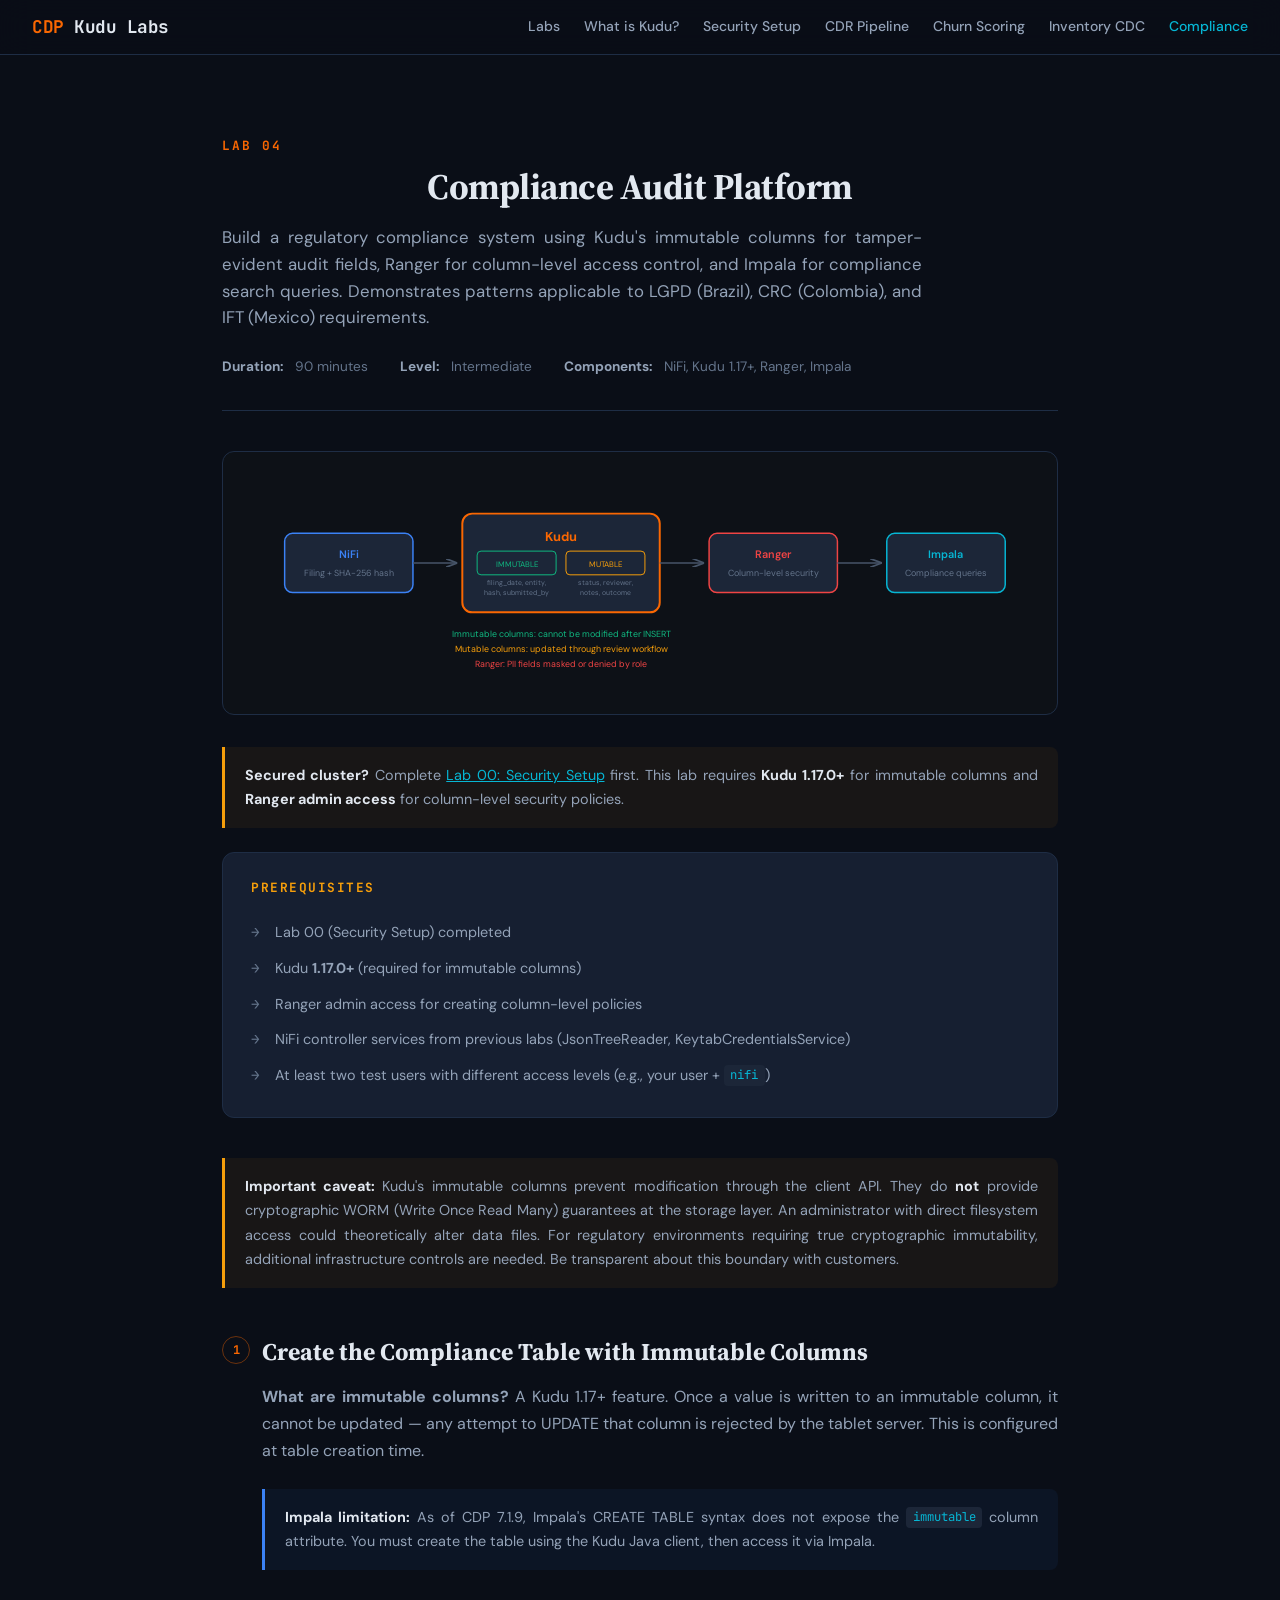
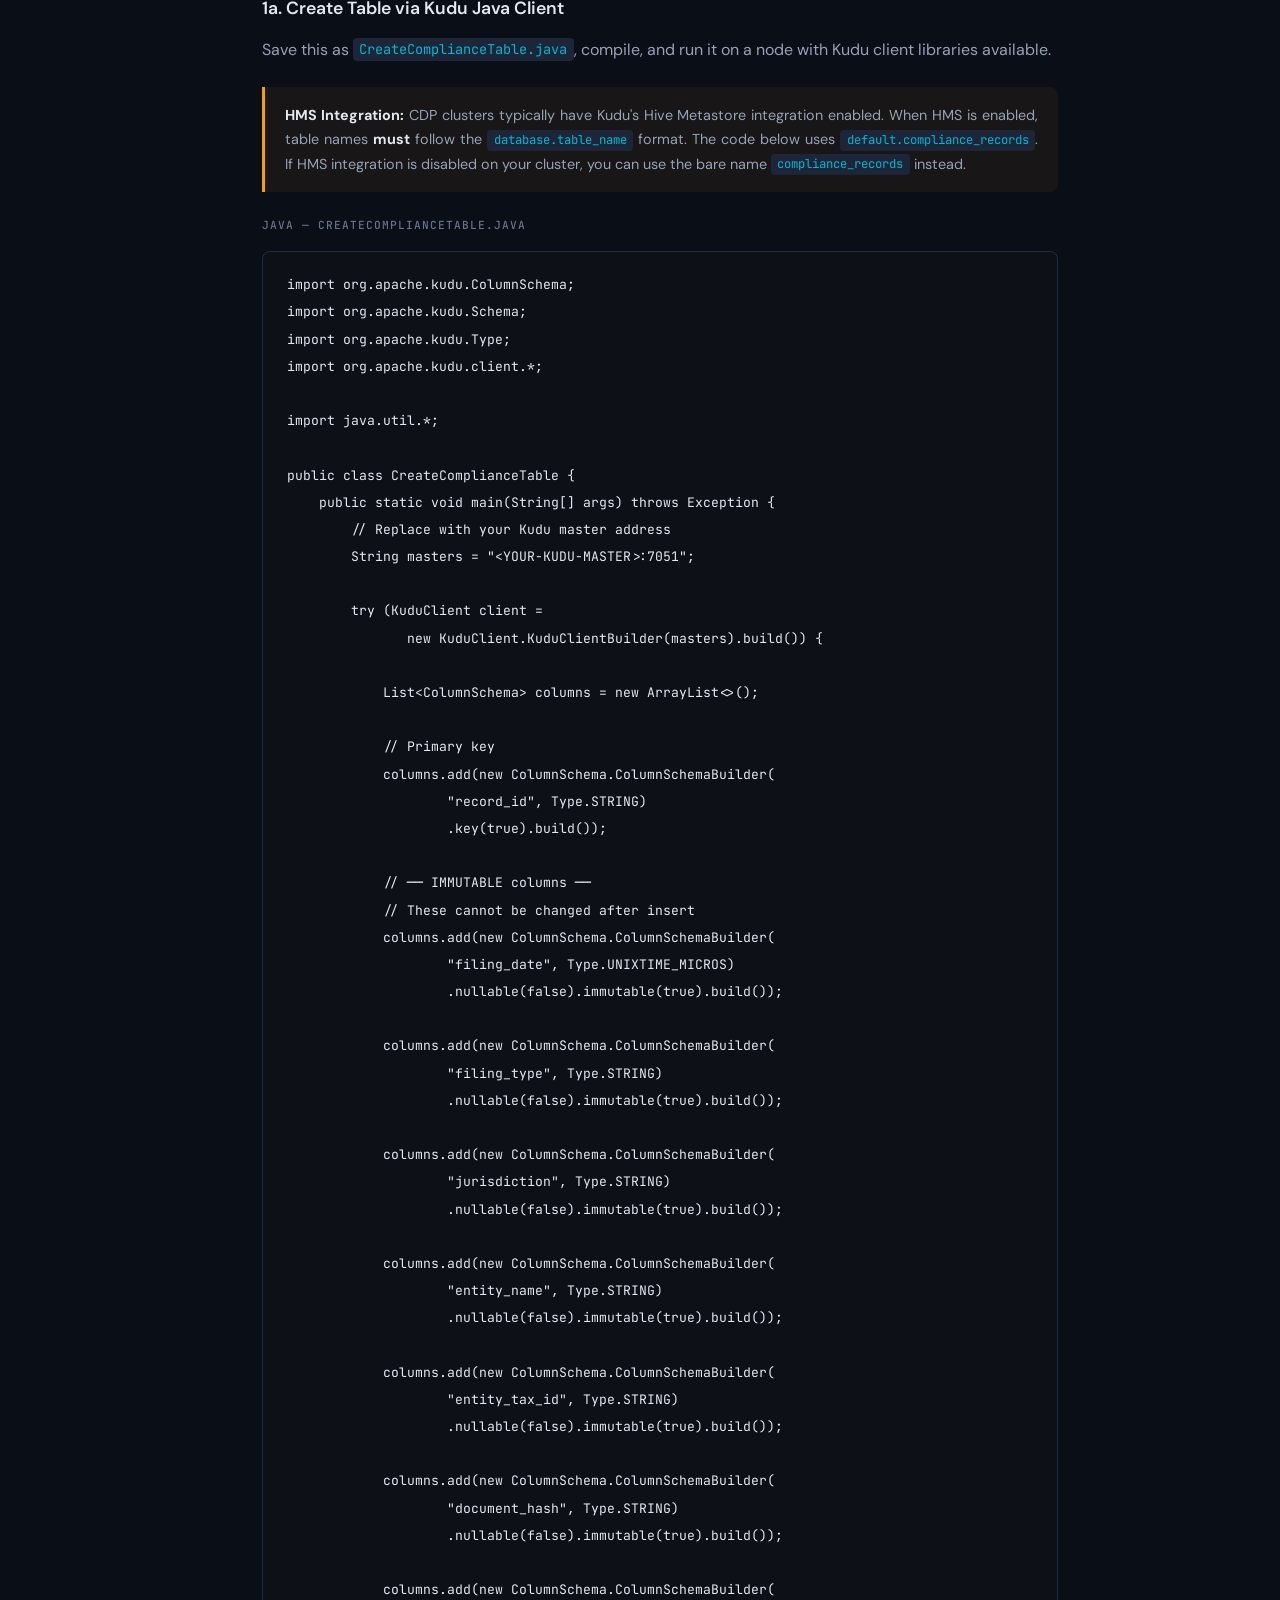
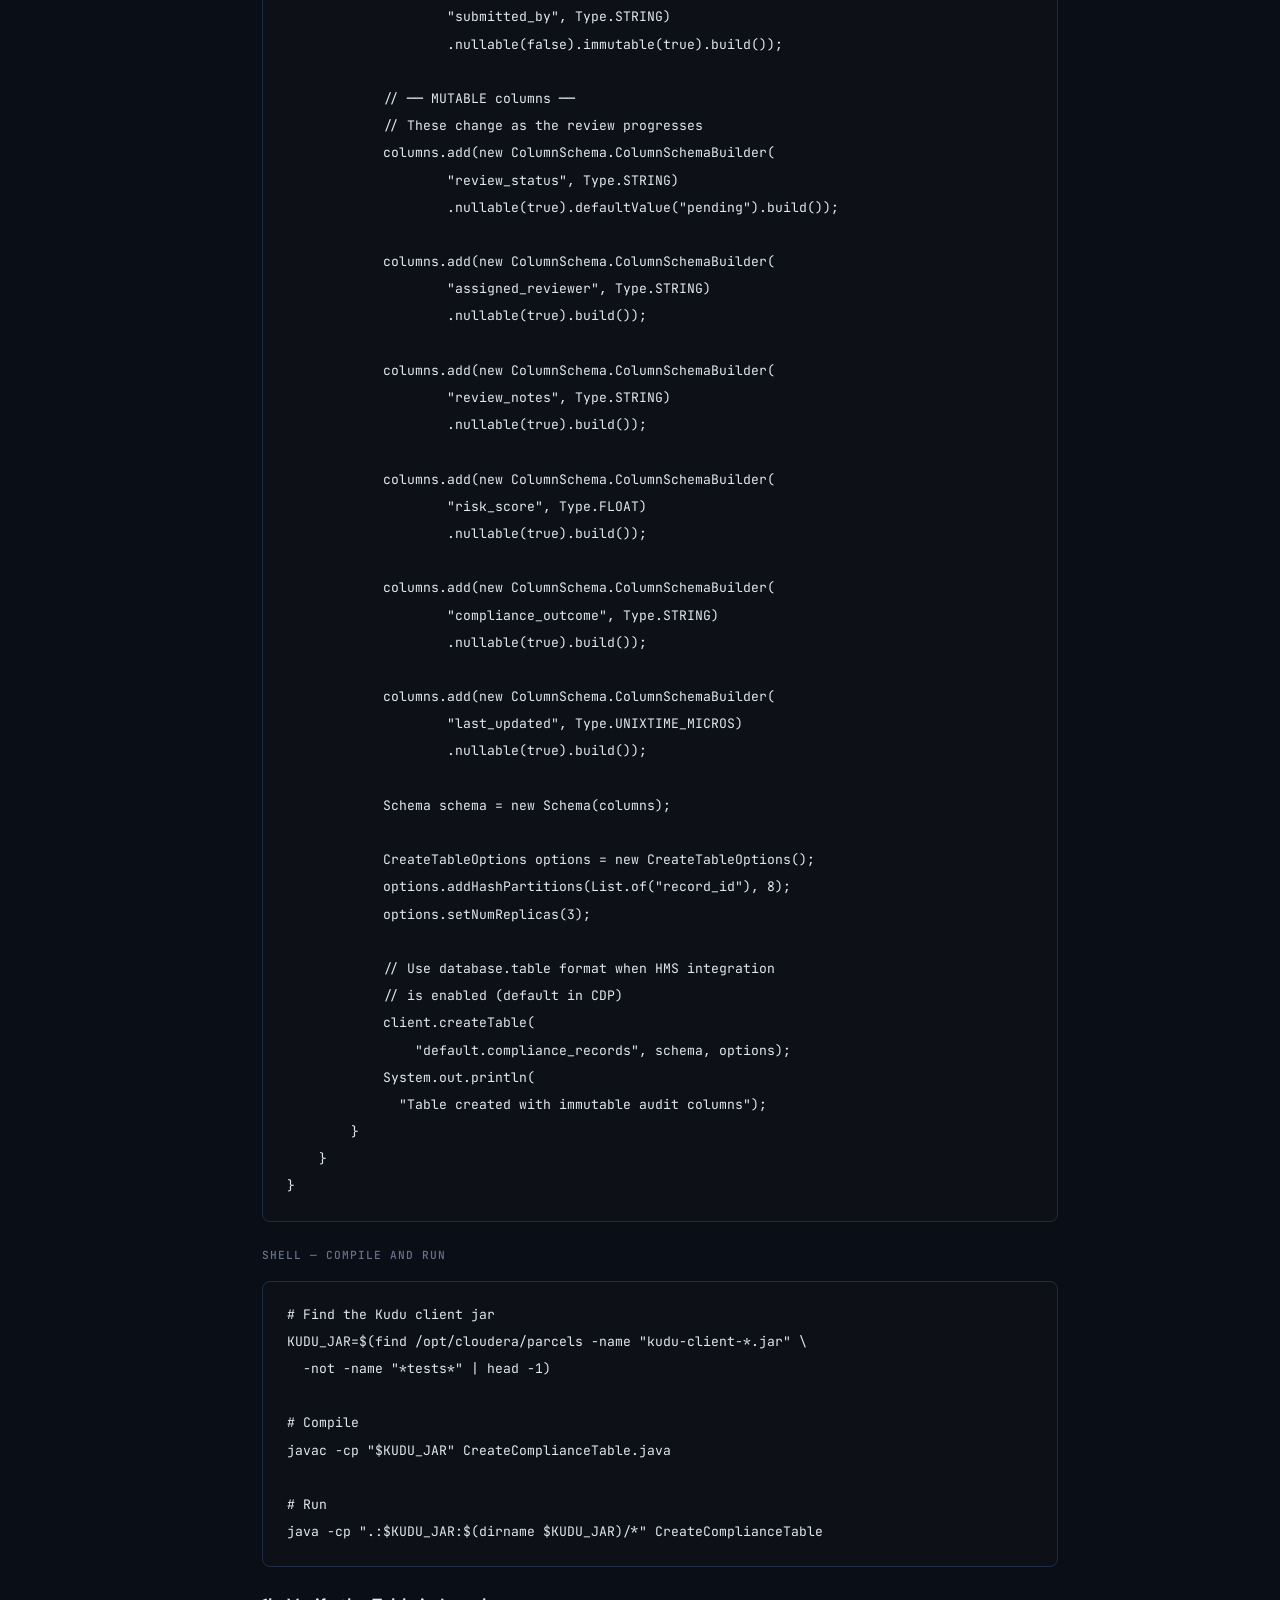
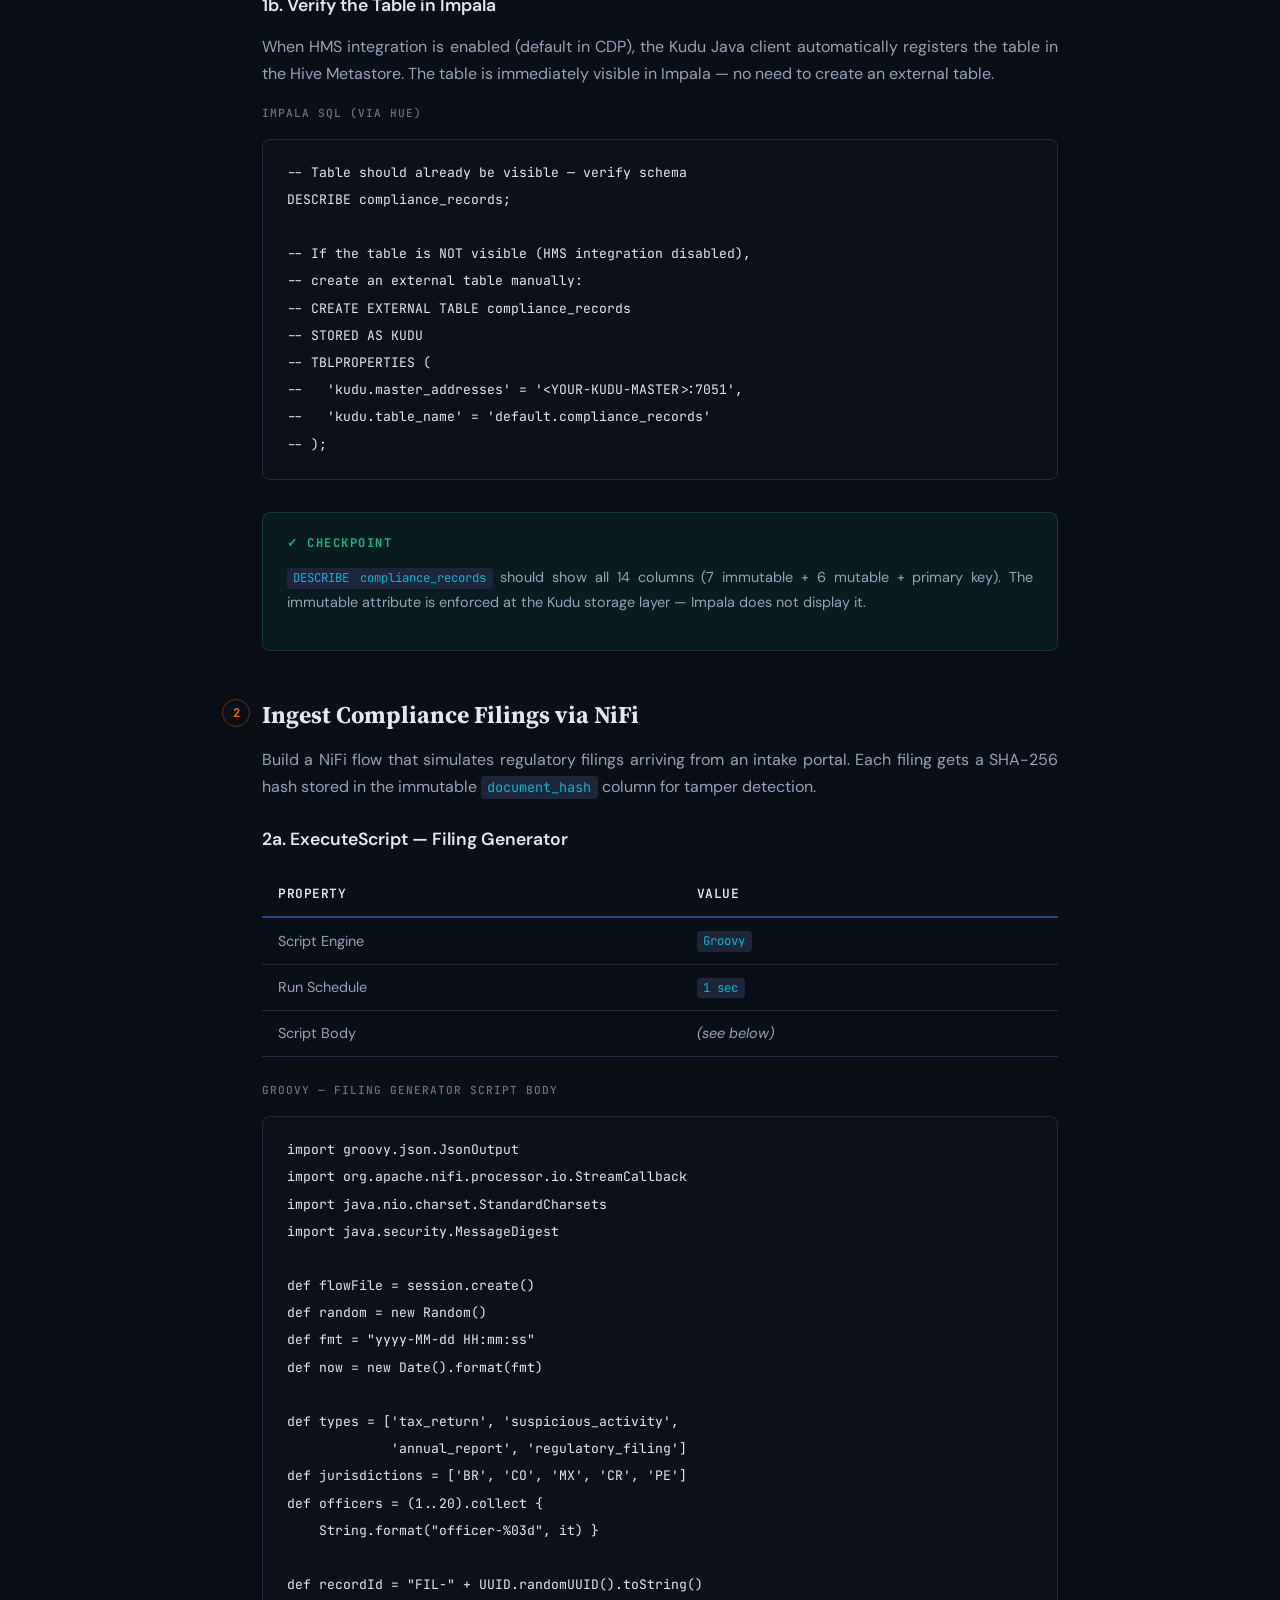
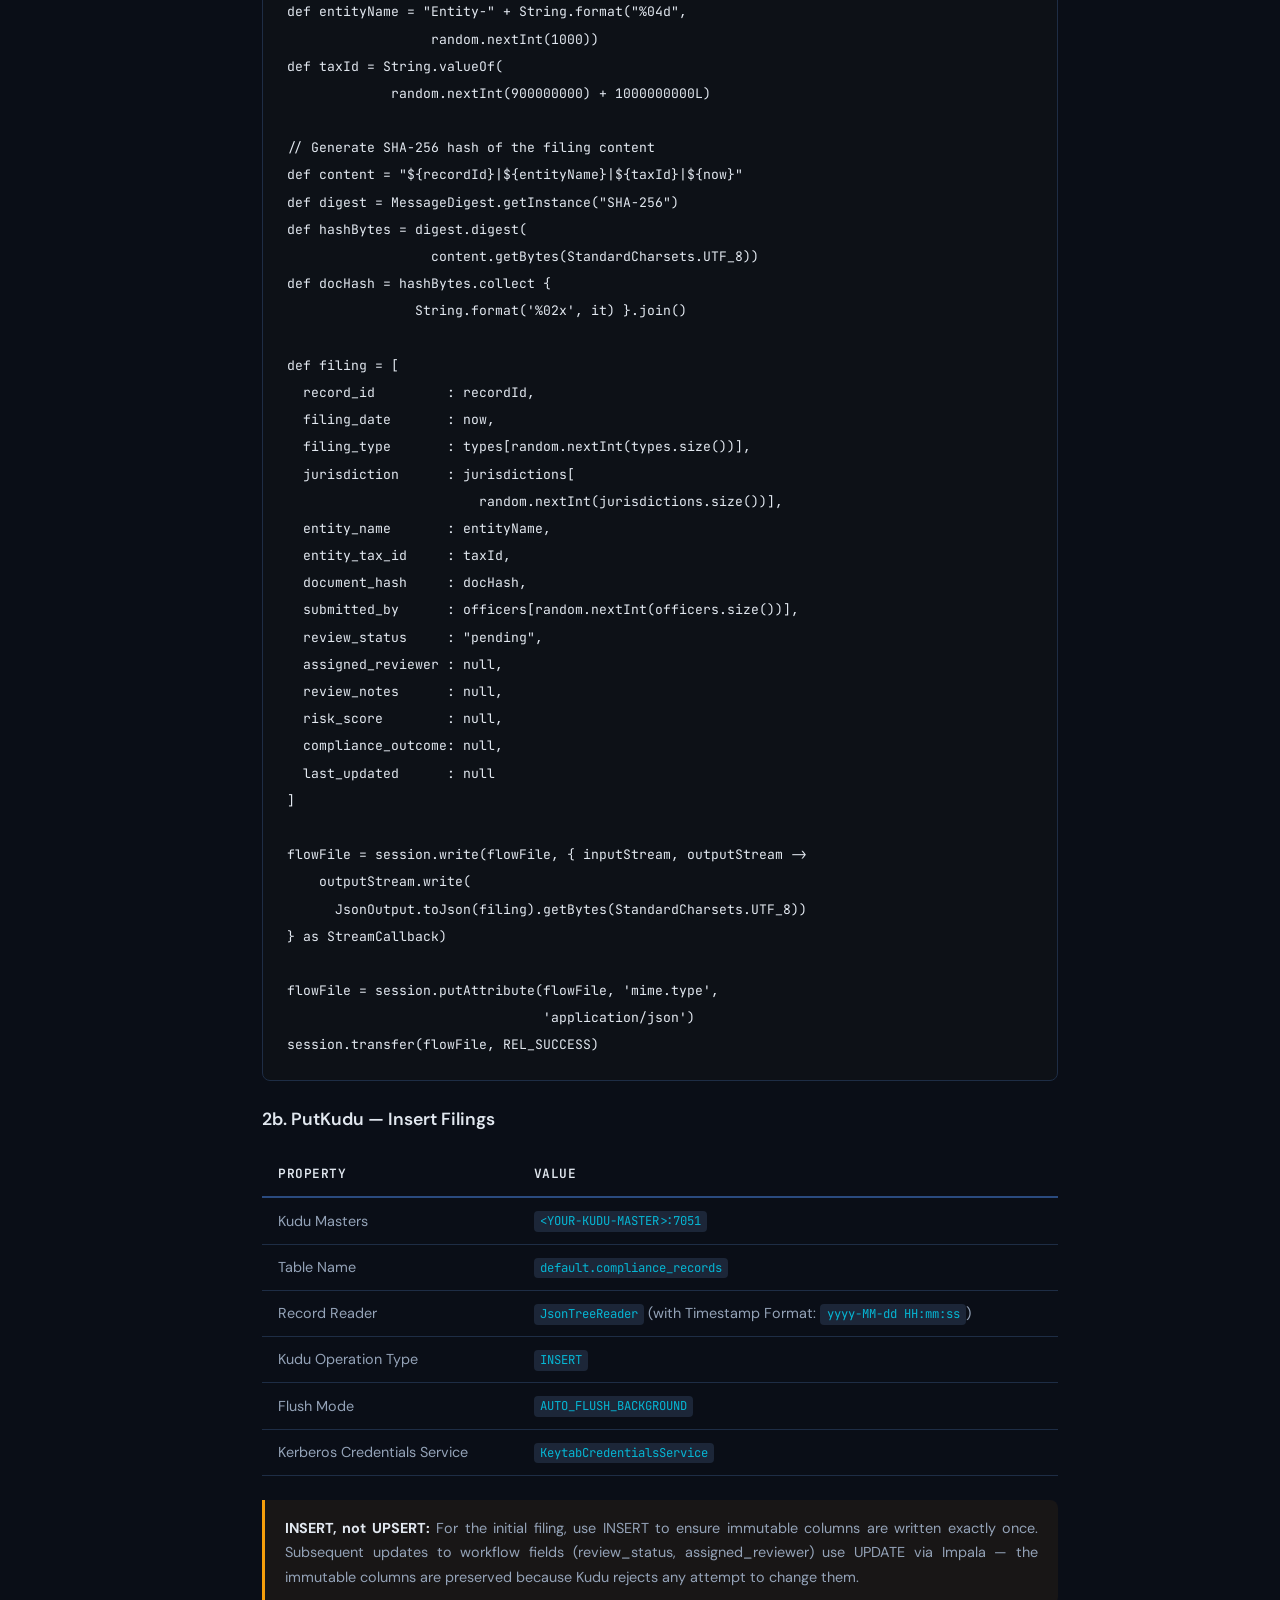
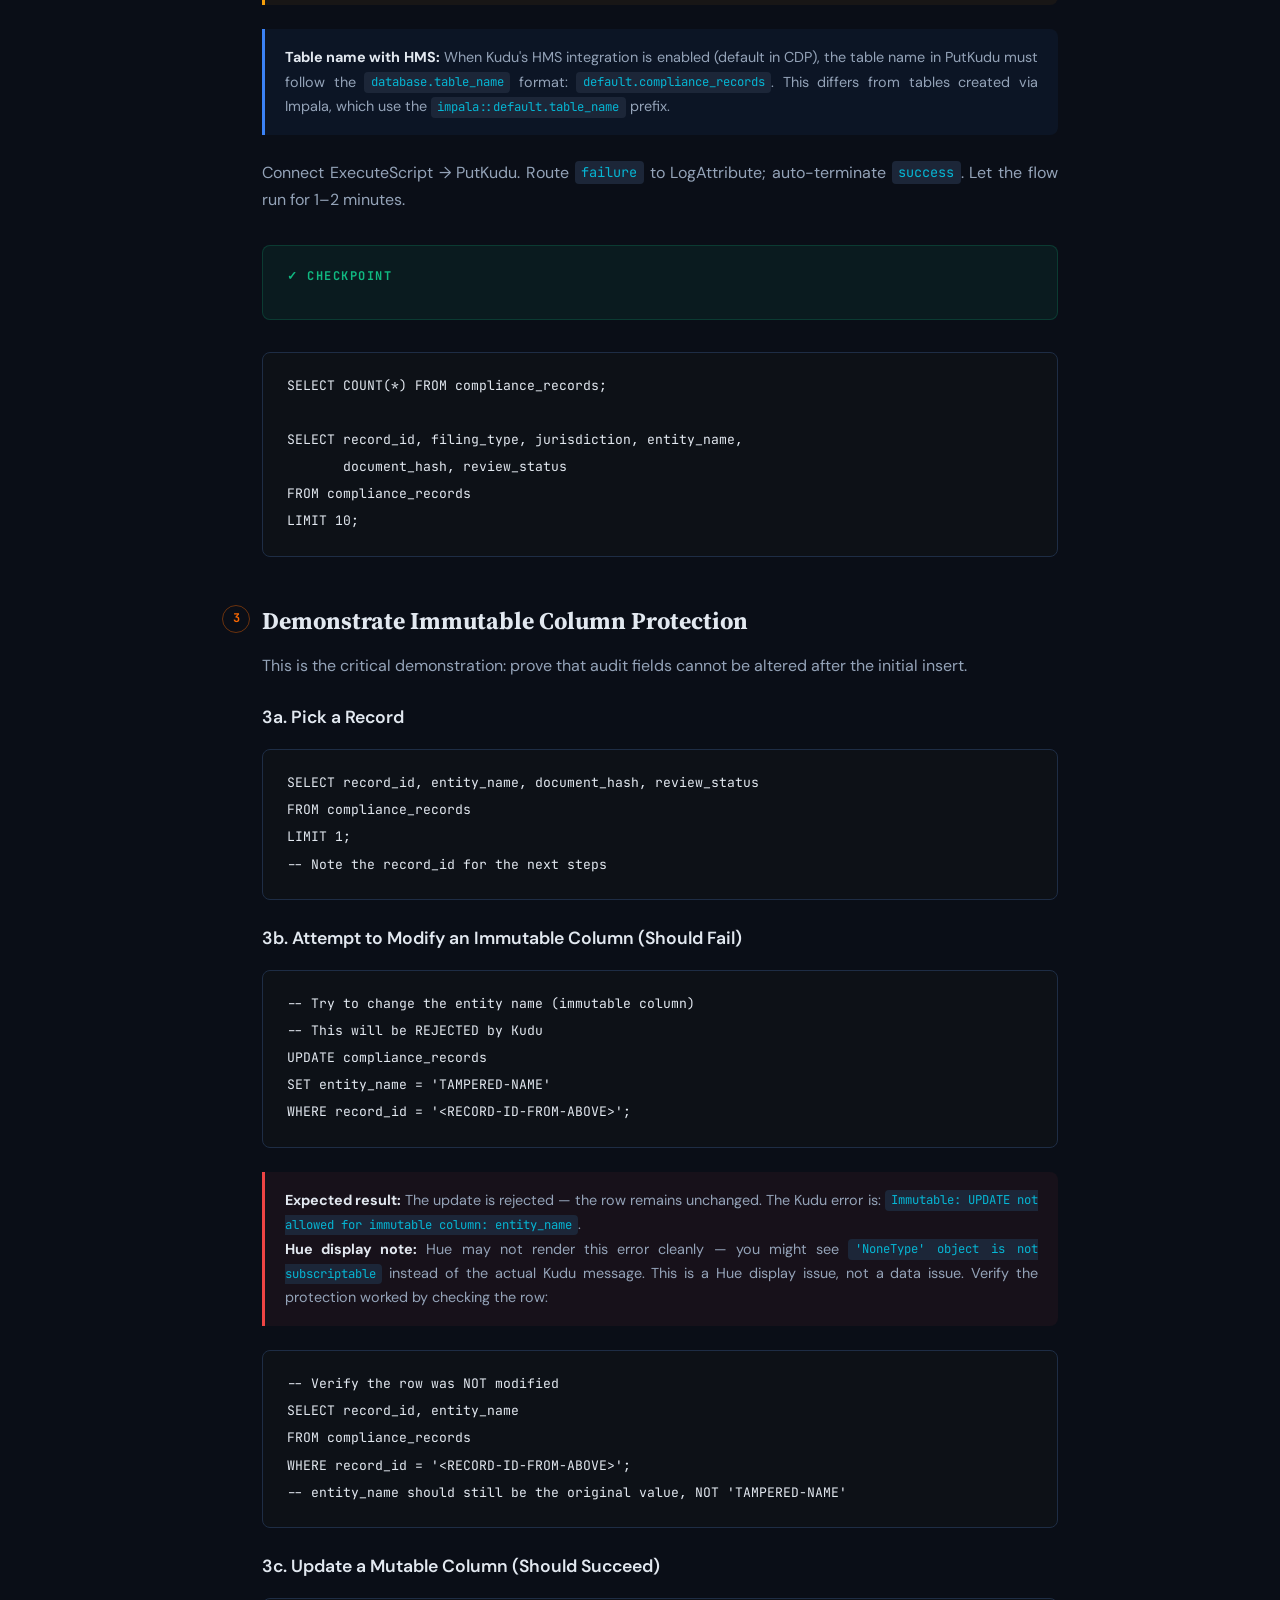
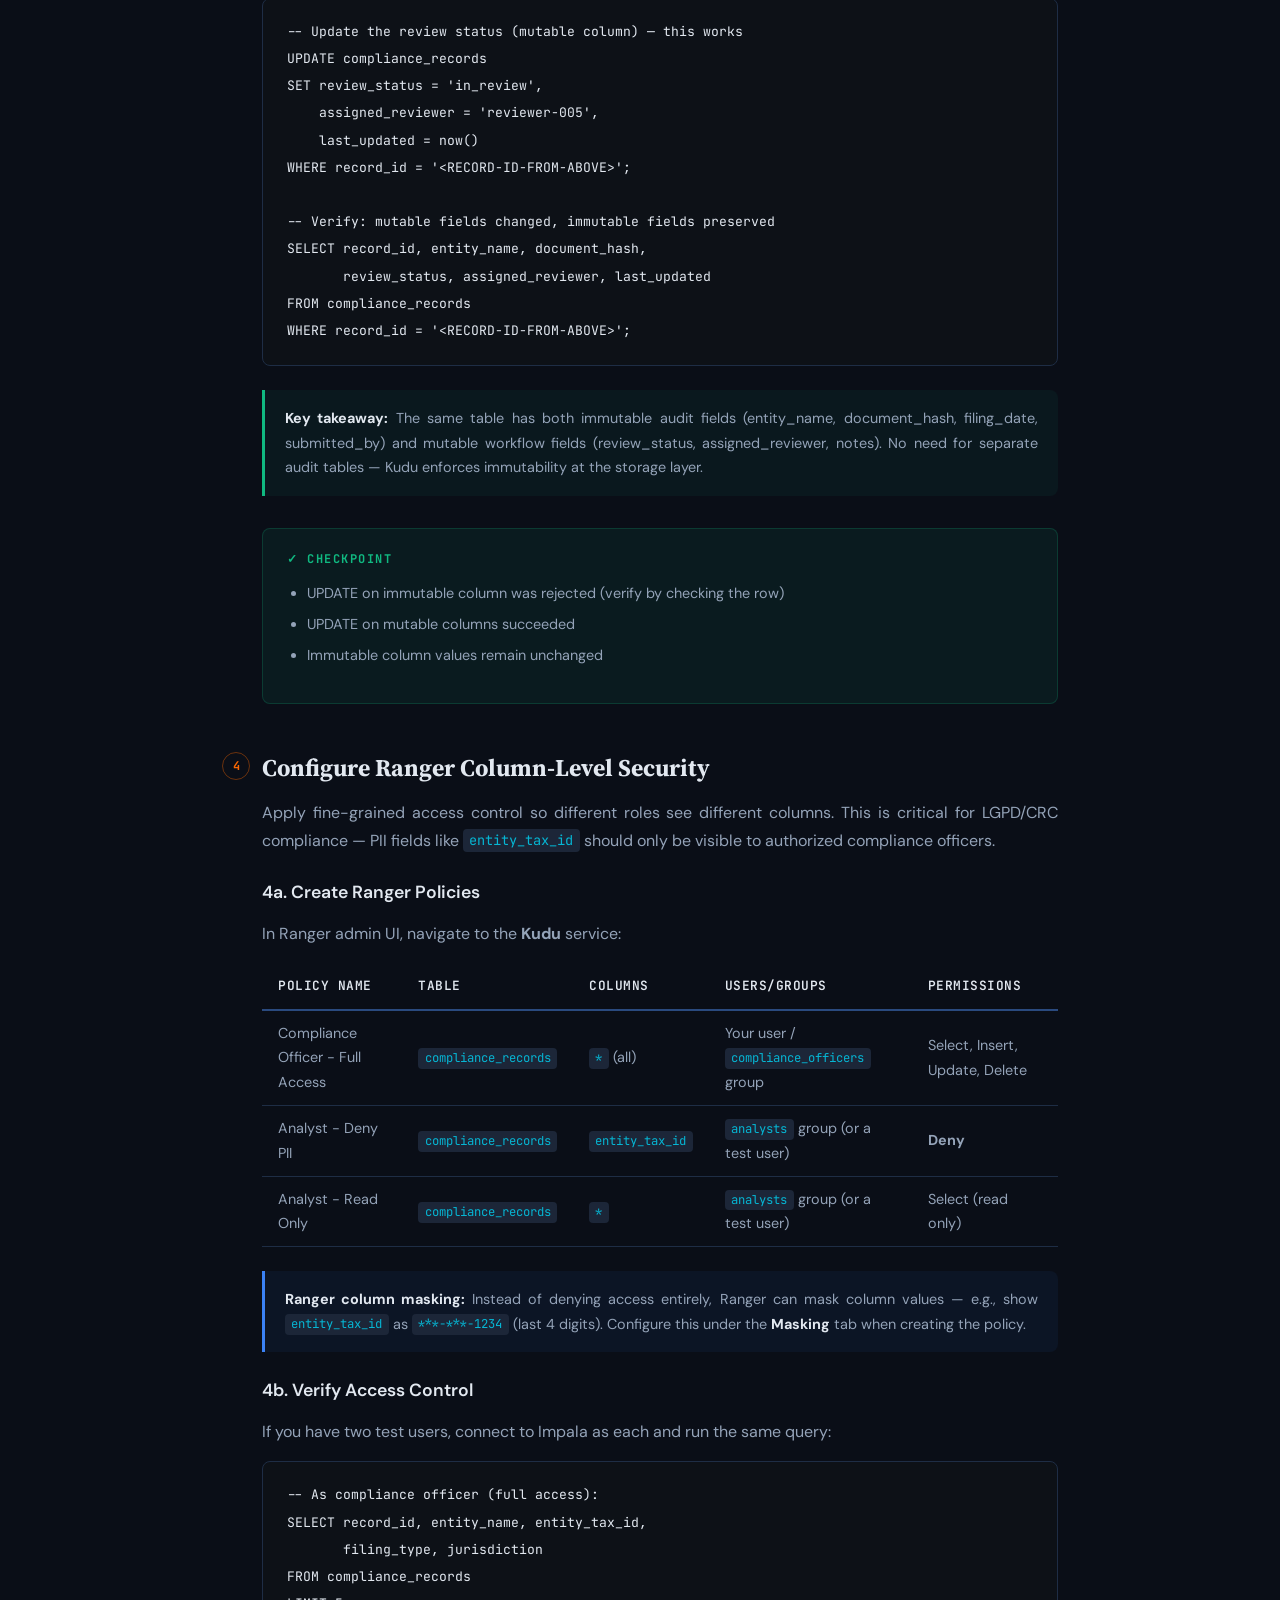
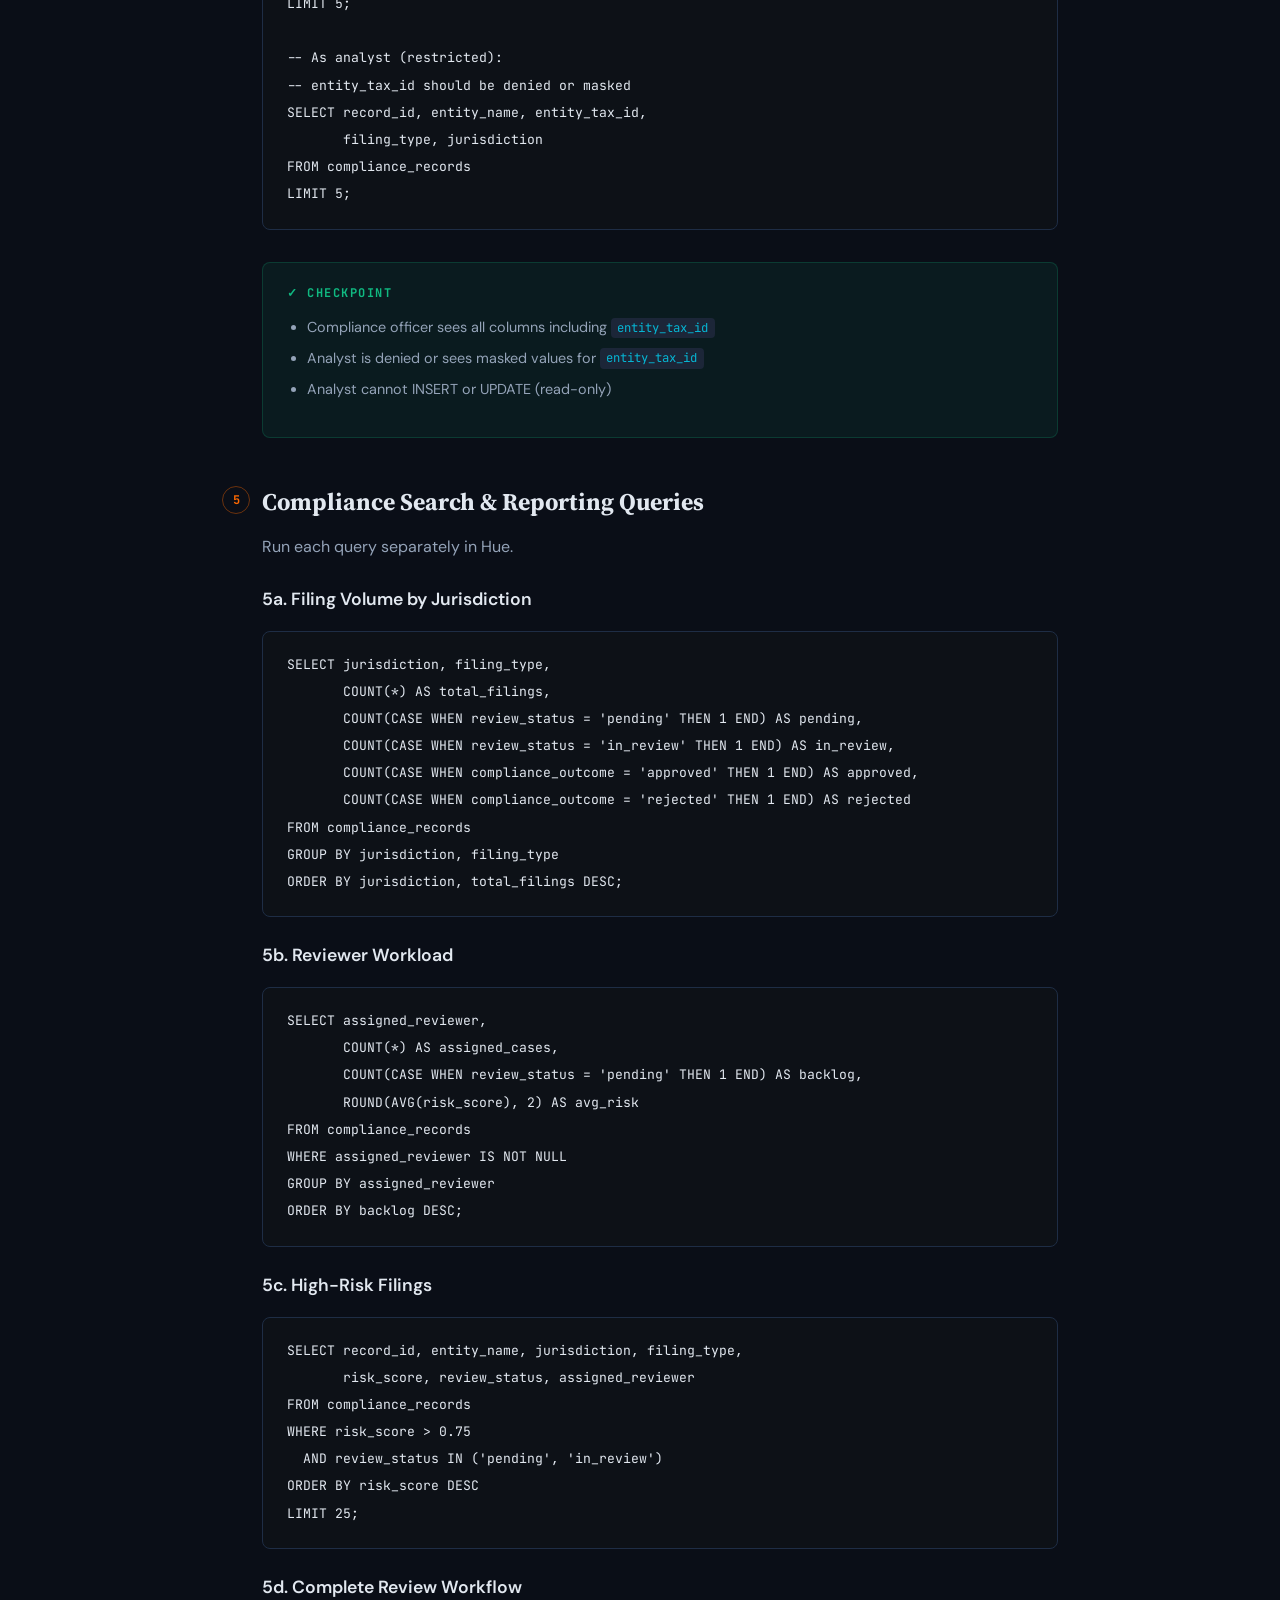
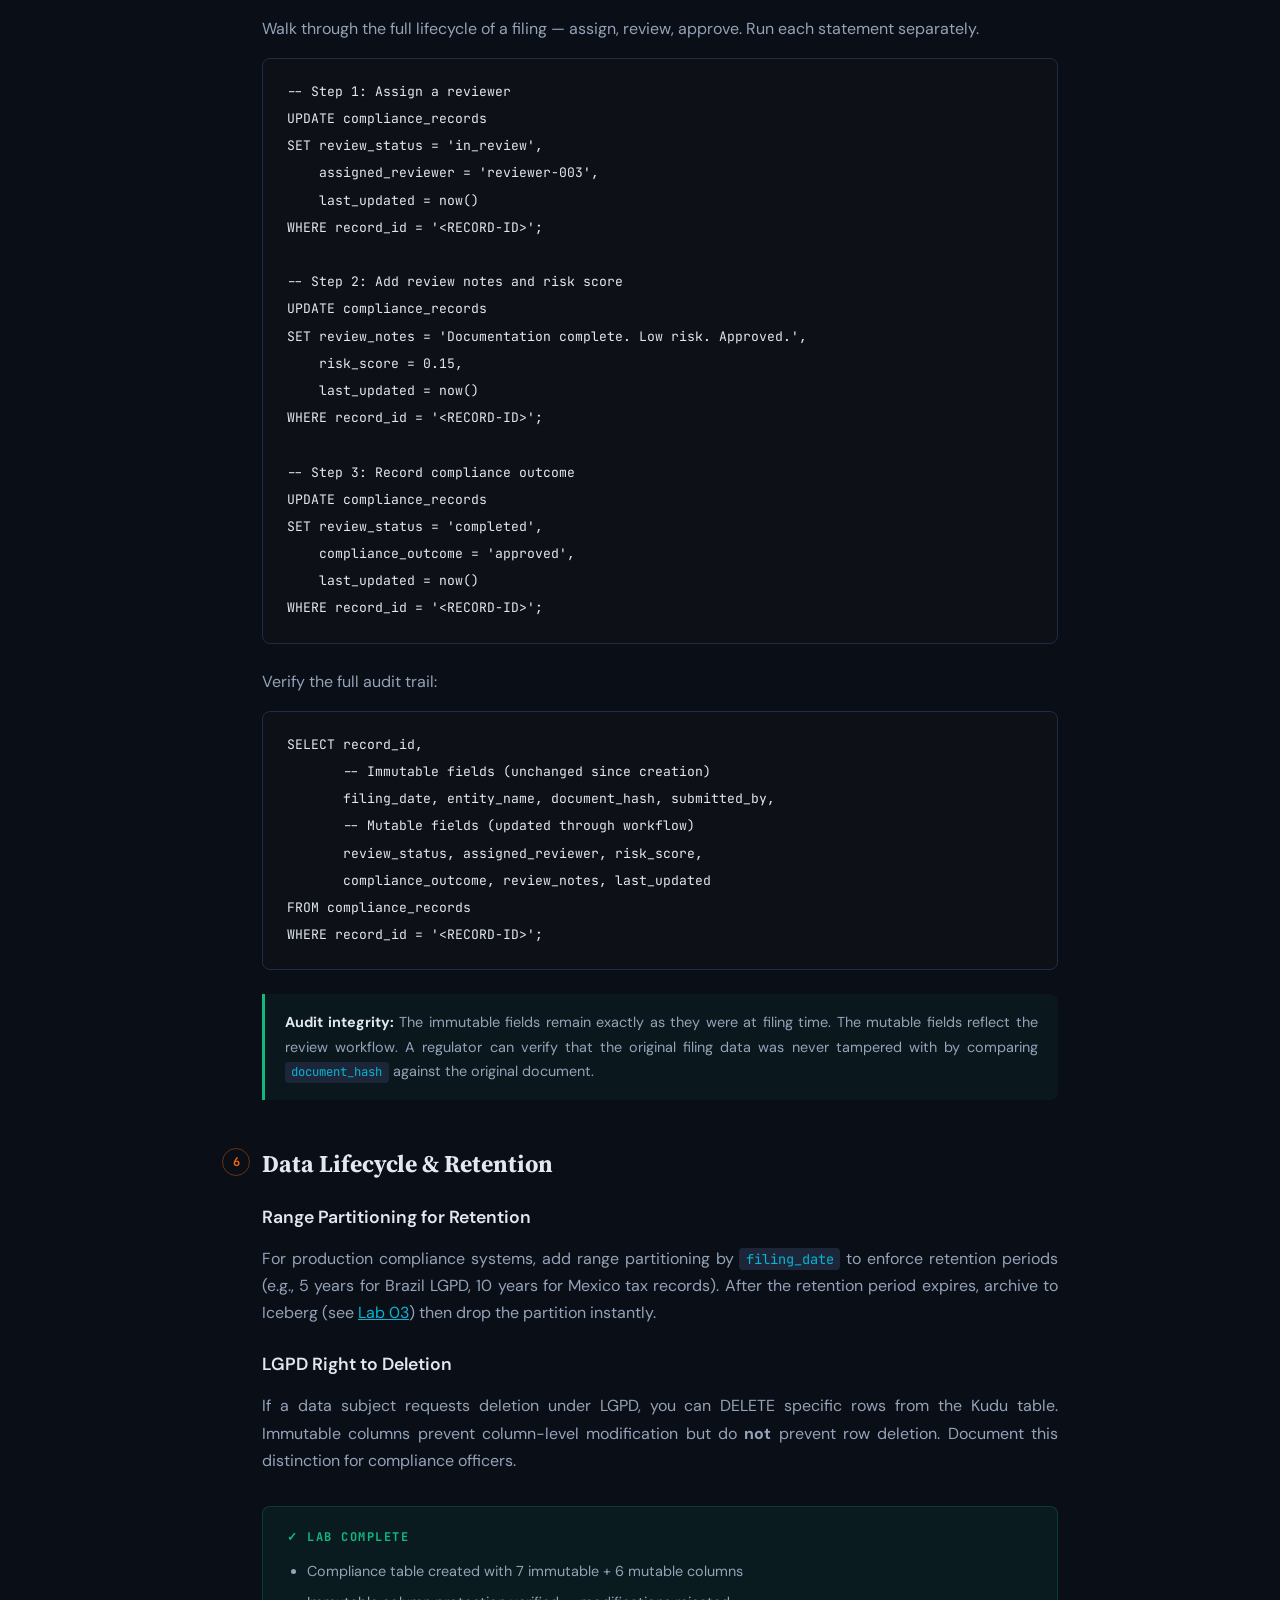
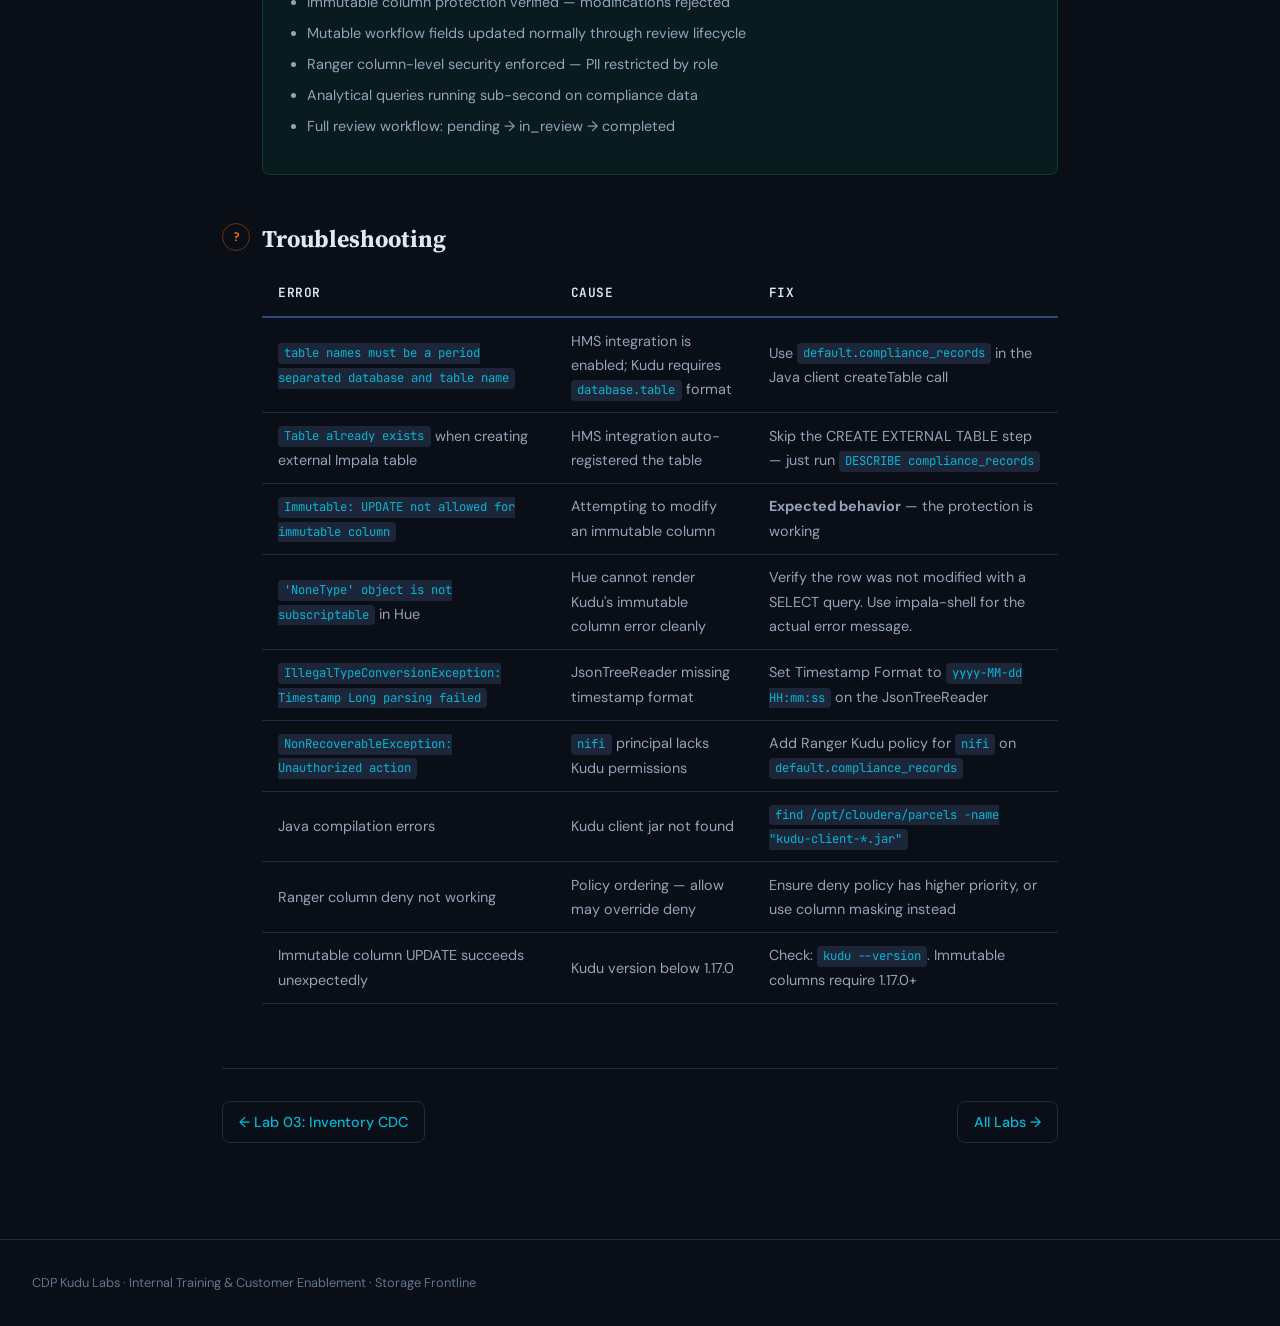
<file: lab4-compliance.html>
<!doctype html>
<html lang="en">
    <head>
        <meta charset="UTF-8" />
        <meta name="viewport" content="width=device-width, initial-scale=1.0" />
        <title>Lab 04: Compliance Audit Platform — CDP Kudu Labs</title>
        <link rel="stylesheet" href="styles.css" />
    </head>
    <body>
        <header class="site-header">
            <a href="index.html" class="site-logo"
                ><span>CDP</span> Kudu Labs</a
            >
            <nav class="site-nav">
                <a href="index.html">Labs</a>
                <a href="intro-kudu.html">What is Kudu?</a>
                <a href="security-setup.html">Security Setup</a>
                <a href="lab1-cdr-pipeline.html">CDR Pipeline</a>
                <a href="lab2-churn-scoring.html">Churn Scoring</a>
                <a href="lab3-inventory-cdc.html">Inventory CDC</a>
                <a href="lab4-compliance.html" class="active">Compliance</a>
            </nav>
        </header>

        <div class="container">
            <div class="lab-header">
                <div class="lab-number">Lab 04</div>
                <h1>Compliance Audit Platform</h1>
                <p class="lab-description">
                    Build a regulatory compliance system using Kudu's immutable
                    columns for tamper-evident audit fields, Ranger for
                    column-level access control, and Impala for compliance
                    search queries. Demonstrates patterns applicable to LGPD
                    (Brazil), CRC (Colombia), and IFT (Mexico) requirements.
                </p>
                <div class="lab-meta">
                    <div class="lab-meta-item">
                        <strong>Duration:</strong>&nbsp;90 minutes
                    </div>
                    <div class="lab-meta-item">
                        <strong>Level:</strong>&nbsp;Intermediate
                    </div>
                    <div class="lab-meta-item">
                        <strong>Components:</strong>&nbsp;NiFi, Kudu 1.17+,
                        Ranger, Impala
                    </div>
                </div>
            </div>

            <!-- Architecture Diagram -->
            <div
                class="diagram-container"
                style="
                    background: var(--bg-code);
                    border: 1px solid var(--border);
                    border-radius: 12px;
                    padding: 2rem;
                    margin: 2rem 0;
                    display: flex;
                    justify-content: center;
                "
            >
                <svg
                    viewBox="0 0 780 200"
                    xmlns="http://www.w3.org/2000/svg"
                    font-family="'DM Sans', sans-serif"
                    style="max-width: 100%; height: auto"
                >
                    <defs>
                        <marker
                            id="a4"
                            markerWidth="8"
                            markerHeight="6"
                            refX="8"
                            refY="3"
                            orient="auto"
                        >
                            <path
                                d="M0,0 L8,3 L0,6"
                                fill="none"
                                stroke="#475569"
                                stroke-width="1.2"
                            />
                        </marker>
                    </defs>

                    <!-- NiFi -->
                    <rect
                        x="30"
                        y="50"
                        width="130"
                        height="60"
                        rx="8"
                        fill="#1c2638"
                        stroke="#3b82f6"
                        stroke-width="1.5"
                    />
                    <text
                        x="95"
                        y="75"
                        text-anchor="middle"
                        fill="#3b82f6"
                        font-size="11"
                        font-weight="600"
                    >
                        NiFi
                    </text>
                    <text
                        x="95"
                        y="93"
                        text-anchor="middle"
                        fill="#64748b"
                        font-size="9"
                    >
                        Filing + SHA-256 hash
                    </text>

                    <line
                        x1="160"
                        y1="80"
                        x2="205"
                        y2="80"
                        stroke="#475569"
                        stroke-width="1.5"
                        marker-end="url(#a4)"
                    />

                    <!-- Kudu -->
                    <rect
                        x="210"
                        y="30"
                        width="200"
                        height="100"
                        rx="10"
                        fill="#1c2638"
                        stroke="#f96702"
                        stroke-width="2"
                    />
                    <text
                        x="310"
                        y="58"
                        text-anchor="middle"
                        fill="#f96702"
                        font-size="13"
                        font-weight="700"
                    >
                        Kudu
                    </text>
                    <rect
                        x="225"
                        y="68"
                        width="80"
                        height="24"
                        rx="4"
                        fill="none"
                        stroke="#10b981"
                        stroke-width="1"
                    />
                    <text
                        x="265"
                        y="84"
                        text-anchor="middle"
                        fill="#10b981"
                        font-size="8"
                    >
                        IMMUTABLE
                    </text>
                    <text
                        x="265"
                        y="102"
                        text-anchor="middle"
                        fill="#64748b"
                        font-size="7"
                    >
                        filing_date, entity,
                    </text>
                    <text
                        x="265"
                        y="112"
                        text-anchor="middle"
                        fill="#64748b"
                        font-size="7"
                    >
                        hash, submitted_by
                    </text>
                    <rect
                        x="315"
                        y="68"
                        width="80"
                        height="24"
                        rx="4"
                        fill="none"
                        stroke="#f59e0b"
                        stroke-width="1"
                    />
                    <text
                        x="355"
                        y="84"
                        text-anchor="middle"
                        fill="#f59e0b"
                        font-size="8"
                    >
                        MUTABLE
                    </text>
                    <text
                        x="355"
                        y="102"
                        text-anchor="middle"
                        fill="#64748b"
                        font-size="7"
                    >
                        status, reviewer,
                    </text>
                    <text
                        x="355"
                        y="112"
                        text-anchor="middle"
                        fill="#64748b"
                        font-size="7"
                    >
                        notes, outcome
                    </text>

                    <line
                        x1="410"
                        y1="80"
                        x2="455"
                        y2="80"
                        stroke="#475569"
                        stroke-width="1.5"
                        marker-end="url(#a4)"
                    />

                    <!-- Ranger -->
                    <rect
                        x="460"
                        y="50"
                        width="130"
                        height="60"
                        rx="8"
                        fill="#1c2638"
                        stroke="#ef4444"
                        stroke-width="1.5"
                    />
                    <text
                        x="525"
                        y="75"
                        text-anchor="middle"
                        fill="#ef4444"
                        font-size="11"
                        font-weight="600"
                    >
                        Ranger
                    </text>
                    <text
                        x="525"
                        y="93"
                        text-anchor="middle"
                        fill="#64748b"
                        font-size="9"
                    >
                        Column-level security
                    </text>

                    <line
                        x1="590"
                        y1="80"
                        x2="635"
                        y2="80"
                        stroke="#475569"
                        stroke-width="1.5"
                        marker-end="url(#a4)"
                    />

                    <!-- Impala -->
                    <rect
                        x="640"
                        y="50"
                        width="120"
                        height="60"
                        rx="8"
                        fill="#1c2638"
                        stroke="#06b6d4"
                        stroke-width="1.5"
                    />
                    <text
                        x="700"
                        y="75"
                        text-anchor="middle"
                        fill="#06b6d4"
                        font-size="11"
                        font-weight="600"
                    >
                        Impala
                    </text>
                    <text
                        x="700"
                        y="93"
                        text-anchor="middle"
                        fill="#64748b"
                        font-size="9"
                    >
                        Compliance queries
                    </text>

                    <!-- Labels -->
                    <text
                        x="310"
                        y="155"
                        text-anchor="middle"
                        fill="#10b981"
                        font-size="9"
                    >
                        Immutable columns: cannot be modified after INSERT
                    </text>
                    <text
                        x="310"
                        y="170"
                        text-anchor="middle"
                        fill="#f59e0b"
                        font-size="9"
                    >
                        Mutable columns: updated through review workflow
                    </text>
                    <text
                        x="310"
                        y="185"
                        text-anchor="middle"
                        fill="#ef4444"
                        font-size="9"
                    >
                        Ranger: PII fields masked or denied by role
                    </text>
                </svg>
            </div>

            <div class="callout warning" style="margin-top: 2rem">
                <p>
                    <strong>Secured cluster?</strong> Complete
                    <a
                        href="security-setup.html"
                        style="color: var(--accent-cyan)"
                        >Lab 00: Security Setup</a
                    >
                    first. This lab requires <strong>Kudu 1.17.0+</strong> for
                    immutable columns and
                    <strong>Ranger admin access</strong> for column-level
                    security policies.
                </p>
            </div>

            <div class="prereq-box">
                <h3>Prerequisites</h3>
                <ul>
                    <li>Lab 00 (Security Setup) completed</li>
                    <li>
                        Kudu <strong>1.17.0+</strong> (required for immutable
                        columns)
                    </li>
                    <li>
                        Ranger admin access for creating column-level policies
                    </li>
                    <li>
                        NiFi controller services from previous labs
                        (JsonTreeReader, KeytabCredentialsService)
                    </li>
                    <li>
                        At least two test users with different access levels
                        (e.g., your user + <code>nifi</code>)
                    </li>
                </ul>
            </div>

            <div class="callout warning">
                <p>
                    <strong>Important caveat:</strong> Kudu's immutable columns
                    prevent modification through the client API. They do
                    <strong>not</strong> provide cryptographic WORM (Write Once
                    Read Many) guarantees at the storage layer. An administrator
                    with direct filesystem access could theoretically alter data
                    files. For regulatory environments requiring true
                    cryptographic immutability, additional infrastructure
                    controls are needed. Be transparent about this boundary with
                    customers.
                </p>
            </div>

            <!-- STEP 1 -->
            <div class="step" data-step="1">
                <h2>Create the Compliance Table with Immutable Columns</h2>

                <p>
                    <strong>What are immutable columns?</strong> A Kudu 1.17+
                    feature. Once a value is written to an immutable column, it
                    cannot be updated — any attempt to UPDATE that column is
                    rejected by the tablet server. This is configured at table
                    creation time.
                </p>

                <div class="callout">
                    <p>
                        <strong>Impala limitation:</strong> As of CDP 7.1.9,
                        Impala's CREATE TABLE syntax does not expose the
                        <code>immutable</code> column attribute. You must create
                        the table using the Kudu Java client, then access it via
                        Impala.
                    </p>
                </div>

                <h3>1a. Create Table via Kudu Java Client</h3>

                <p>
                    Save this as <code>CreateComplianceTable.java</code>,
                    compile, and run it on a node with Kudu client libraries
                    available.
                </p>

                <div class="callout warning">
                    <p>
                        <strong>HMS Integration:</strong> CDP clusters typically
                        have Kudu's Hive Metastore integration enabled. When HMS
                        is enabled, table names <strong>must</strong> follow the
                        <code>database.table_name</code> format. The code below
                        uses <code>default.compliance_records</code>. If HMS
                        integration is disabled on your cluster, you can use the
                        bare name <code>compliance_records</code> instead.
                    </p>
                </div>

                <span class="code-label"
                    >Java — CreateComplianceTable.java</span
                >
                <pre><code>import org.apache.kudu.ColumnSchema;
import org.apache.kudu.Schema;
import org.apache.kudu.Type;
import org.apache.kudu.client.*;

import java.util.*;

public class CreateComplianceTable {
    public static void main(String[] args) throws Exception {
        // Replace with your Kudu master address
        String masters = "&lt;YOUR-KUDU-MASTER&gt;:7051";

        try (KuduClient client =
               new KuduClient.KuduClientBuilder(masters).build()) {

            List&lt;ColumnSchema&gt; columns = new ArrayList&lt;&gt;();

            // Primary key
            columns.add(new ColumnSchema.ColumnSchemaBuilder(
                    "record_id", Type.STRING)
                    .key(true).build());

            // ── IMMUTABLE columns ──
            // These cannot be changed after insert
            columns.add(new ColumnSchema.ColumnSchemaBuilder(
                    "filing_date", Type.UNIXTIME_MICROS)
                    .nullable(false).immutable(true).build());

            columns.add(new ColumnSchema.ColumnSchemaBuilder(
                    "filing_type", Type.STRING)
                    .nullable(false).immutable(true).build());

            columns.add(new ColumnSchema.ColumnSchemaBuilder(
                    "jurisdiction", Type.STRING)
                    .nullable(false).immutable(true).build());

            columns.add(new ColumnSchema.ColumnSchemaBuilder(
                    "entity_name", Type.STRING)
                    .nullable(false).immutable(true).build());

            columns.add(new ColumnSchema.ColumnSchemaBuilder(
                    "entity_tax_id", Type.STRING)
                    .nullable(false).immutable(true).build());

            columns.add(new ColumnSchema.ColumnSchemaBuilder(
                    "document_hash", Type.STRING)
                    .nullable(false).immutable(true).build());

            columns.add(new ColumnSchema.ColumnSchemaBuilder(
                    "submitted_by", Type.STRING)
                    .nullable(false).immutable(true).build());

            // ── MUTABLE columns ──
            // These change as the review progresses
            columns.add(new ColumnSchema.ColumnSchemaBuilder(
                    "review_status", Type.STRING)
                    .nullable(true).defaultValue("pending").build());

            columns.add(new ColumnSchema.ColumnSchemaBuilder(
                    "assigned_reviewer", Type.STRING)
                    .nullable(true).build());

            columns.add(new ColumnSchema.ColumnSchemaBuilder(
                    "review_notes", Type.STRING)
                    .nullable(true).build());

            columns.add(new ColumnSchema.ColumnSchemaBuilder(
                    "risk_score", Type.FLOAT)
                    .nullable(true).build());

            columns.add(new ColumnSchema.ColumnSchemaBuilder(
                    "compliance_outcome", Type.STRING)
                    .nullable(true).build());

            columns.add(new ColumnSchema.ColumnSchemaBuilder(
                    "last_updated", Type.UNIXTIME_MICROS)
                    .nullable(true).build());

            Schema schema = new Schema(columns);

            CreateTableOptions options = new CreateTableOptions();
            options.addHashPartitions(List.of("record_id"), 8);
            options.setNumReplicas(3);

            // Use database.table format when HMS integration
            // is enabled (default in CDP)
            client.createTable(
                "default.compliance_records", schema, options);
            System.out.println(
              "Table created with immutable audit columns");
        }
    }
}</code></pre>

                <span class="code-label">Shell — compile and run</span>
                <pre><code># Find the Kudu client jar
KUDU_JAR=$(find /opt/cloudera/parcels -name "kudu-client-*.jar" \
  -not -name "*tests*" | head -1)

# Compile
javac -cp "$KUDU_JAR" CreateComplianceTable.java

# Run
java -cp ".:$KUDU_JAR:$(dirname $KUDU_JAR)/*" CreateComplianceTable</code></pre>

                <h3>1b. Verify the Table in Impala</h3>

                <p>
                    When HMS integration is enabled (default in CDP), the Kudu
                    Java client automatically registers the table in the Hive
                    Metastore. The table is immediately visible in Impala — no
                    need to create an external table.
                </p>

                <span class="code-label">Impala SQL (via Hue)</span>
                <pre><code>-- Table should already be visible — verify schema
DESCRIBE compliance_records;

-- If the table is NOT visible (HMS integration disabled),
-- create an external table manually:
-- CREATE EXTERNAL TABLE compliance_records
-- STORED AS KUDU
-- TBLPROPERTIES (
--   'kudu.master_addresses' = '&lt;YOUR-KUDU-MASTER&gt;:7051',
--   'kudu.table_name' = 'default.compliance_records'
-- );</code></pre>

                <div class="checkpoint">
                    <h4>✓ Checkpoint</h4>
                    <p>
                        <code>DESCRIBE compliance_records</code> should show all
                        14 columns (7 immutable + 6 mutable + primary key). The
                        immutable attribute is enforced at the Kudu storage
                        layer — Impala does not display it.
                    </p>
                </div>
            </div>

            <!-- STEP 2 -->
            <div class="step" data-step="2">
                <h2>Ingest Compliance Filings via NiFi</h2>

                <p>
                    Build a NiFi flow that simulates regulatory filings arriving
                    from an intake portal. Each filing gets a SHA-256 hash
                    stored in the immutable
                    <code>document_hash</code> column for tamper detection.
                </p>

                <h3>2a. ExecuteScript — Filing Generator</h3>

                <table>
                    <thead>
                        <tr>
                            <th>Property</th>
                            <th>Value</th>
                        </tr>
                    </thead>
                    <tbody>
                        <tr>
                            <td>Script Engine</td>
                            <td><code>Groovy</code></td>
                        </tr>
                        <tr>
                            <td>Run Schedule</td>
                            <td><code>1 sec</code></td>
                        </tr>
                        <tr>
                            <td>Script Body</td>
                            <td><em>(see below)</em></td>
                        </tr>
                    </tbody>
                </table>

                <span class="code-label"
                    >Groovy — Filing Generator Script Body</span
                >
                <pre><code>import groovy.json.JsonOutput
import org.apache.nifi.processor.io.StreamCallback
import java.nio.charset.StandardCharsets
import java.security.MessageDigest

def flowFile = session.create()
def random = new Random()
def fmt = "yyyy-MM-dd HH:mm:ss"
def now = new Date().format(fmt)

def types = ['tax_return', 'suspicious_activity',
             'annual_report', 'regulatory_filing']
def jurisdictions = ['BR', 'CO', 'MX', 'CR', 'PE']
def officers = (1..20).collect {
    String.format("officer-%03d", it) }

def recordId = "FIL-" + UUID.randomUUID().toString()
def entityName = "Entity-" + String.format("%04d",
                  random.nextInt(1000))
def taxId = String.valueOf(
             random.nextInt(900000000) + 1000000000L)

// Generate SHA-256 hash of the filing content
def content = "${recordId}|${entityName}|${taxId}|${now}"
def digest = MessageDigest.getInstance("SHA-256")
def hashBytes = digest.digest(
                  content.getBytes(StandardCharsets.UTF_8))
def docHash = hashBytes.collect {
                String.format('%02x', it) }.join()

def filing = [
  record_id         : recordId,
  filing_date       : now,
  filing_type       : types[random.nextInt(types.size())],
  jurisdiction      : jurisdictions[
                        random.nextInt(jurisdictions.size())],
  entity_name       : entityName,
  entity_tax_id     : taxId,
  document_hash     : docHash,
  submitted_by      : officers[random.nextInt(officers.size())],
  review_status     : "pending",
  assigned_reviewer : null,
  review_notes      : null,
  risk_score        : null,
  compliance_outcome: null,
  last_updated      : null
]

flowFile = session.write(flowFile, { inputStream, outputStream ->
    outputStream.write(
      JsonOutput.toJson(filing).getBytes(StandardCharsets.UTF_8))
} as StreamCallback)

flowFile = session.putAttribute(flowFile, 'mime.type',
                                'application/json')
session.transfer(flowFile, REL_SUCCESS)</code></pre>

                <h3>2b. PutKudu — Insert Filings</h3>

                <table>
                    <thead>
                        <tr>
                            <th>Property</th>
                            <th>Value</th>
                        </tr>
                    </thead>
                    <tbody>
                        <tr>
                            <td>Kudu Masters</td>
                            <td><code>&lt;YOUR-KUDU-MASTER&gt;:7051</code></td>
                        </tr>
                        <tr>
                            <td>Table Name</td>
                            <td><code>default.compliance_records</code></td>
                        </tr>
                        <tr>
                            <td>Record Reader</td>
                            <td>
                                <code>JsonTreeReader</code> (with Timestamp
                                Format: <code>yyyy-MM-dd HH:mm:ss</code>)
                            </td>
                        </tr>
                        <tr>
                            <td>Kudu Operation Type</td>
                            <td><code>INSERT</code></td>
                        </tr>
                        <tr>
                            <td>Flush Mode</td>
                            <td><code>AUTO_FLUSH_BACKGROUND</code></td>
                        </tr>
                        <tr>
                            <td>Kerberos Credentials Service</td>
                            <td><code>KeytabCredentialsService</code></td>
                        </tr>
                    </tbody>
                </table>

                <div class="callout warning">
                    <p>
                        <strong>INSERT, not UPSERT:</strong> For the initial
                        filing, use INSERT to ensure immutable columns are
                        written exactly once. Subsequent updates to workflow
                        fields (review_status, assigned_reviewer) use UPDATE via
                        Impala — the immutable columns are preserved because
                        Kudu rejects any attempt to change them.
                    </p>
                </div>

                <div class="callout">
                    <p>
                        <strong>Table name with HMS:</strong> When Kudu's HMS
                        integration is enabled (default in CDP), the table name
                        in PutKudu must follow the
                        <code>database.table_name</code> format:
                        <code>default.compliance_records</code>. This differs
                        from tables created via Impala, which use the
                        <code>impala::default.table_name</code> prefix.
                    </p>
                </div>

                <p>
                    Connect ExecuteScript → PutKudu. Route
                    <code>failure</code> to LogAttribute; auto-terminate
                    <code>success</code>. Let the flow run for 1–2 minutes.
                </p>

                <div class="checkpoint">
                    <h4>✓ Checkpoint</h4>
                </div>

                <pre><code>SELECT COUNT(*) FROM compliance_records;

SELECT record_id, filing_type, jurisdiction, entity_name,
       document_hash, review_status
FROM compliance_records
LIMIT 10;</code></pre>
            </div>

            <!-- STEP 3 -->
            <div class="step" data-step="3">
                <h2>Demonstrate Immutable Column Protection</h2>

                <p>
                    This is the critical demonstration: prove that audit fields
                    cannot be altered after the initial insert.
                </p>

                <h3>3a. Pick a Record</h3>

                <pre><code>SELECT record_id, entity_name, document_hash, review_status
FROM compliance_records
LIMIT 1;
-- Note the record_id for the next steps</code></pre>

                <h3>3b. Attempt to Modify an Immutable Column (Should Fail)</h3>

                <pre><code>-- Try to change the entity name (immutable column)
-- This will be REJECTED by Kudu
UPDATE compliance_records
SET entity_name = 'TAMPERED-NAME'
WHERE record_id = '&lt;RECORD-ID-FROM-ABOVE&gt;';</code></pre>

                <div class="callout danger">
                    <p>
                        <strong>Expected result:</strong> The update is rejected
                        — the row remains unchanged. The Kudu error is:
                        <code
                            >Immutable: UPDATE not allowed for immutable column:
                            entity_name</code
                        >.
                    </p>
                    <p>
                        <strong>Hue display note:</strong> Hue may not render
                        this error cleanly — you might see
                        <code>'NoneType' object is not subscriptable</code>
                        instead of the actual Kudu message. This is a Hue
                        display issue, not a data issue. Verify the protection
                        worked by checking the row:
                    </p>
                </div>

                <pre><code>-- Verify the row was NOT modified
SELECT record_id, entity_name
FROM compliance_records
WHERE record_id = '&lt;RECORD-ID-FROM-ABOVE&gt;';
-- entity_name should still be the original value, NOT 'TAMPERED-NAME'</code></pre>

                <h3>3c. Update a Mutable Column (Should Succeed)</h3>

                <pre><code>-- Update the review status (mutable column) — this works
UPDATE compliance_records
SET review_status = 'in_review',
    assigned_reviewer = 'reviewer-005',
    last_updated = now()
WHERE record_id = '&lt;RECORD-ID-FROM-ABOVE&gt;';

-- Verify: mutable fields changed, immutable fields preserved
SELECT record_id, entity_name, document_hash,
       review_status, assigned_reviewer, last_updated
FROM compliance_records
WHERE record_id = '&lt;RECORD-ID-FROM-ABOVE&gt;';</code></pre>

                <div class="callout success">
                    <p>
                        <strong>Key takeaway:</strong> The same table has both
                        immutable audit fields (entity_name, document_hash,
                        filing_date, submitted_by) and mutable workflow fields
                        (review_status, assigned_reviewer, notes). No need for
                        separate audit tables — Kudu enforces immutability at
                        the storage layer.
                    </p>
                </div>

                <div class="checkpoint">
                    <h4>✓ Checkpoint</h4>
                    <ul>
                        <li>
                            UPDATE on immutable column was rejected (verify by
                            checking the row)
                        </li>
                        <li>UPDATE on mutable columns succeeded</li>
                        <li>Immutable column values remain unchanged</li>
                    </ul>
                </div>
            </div>

            <!-- STEP 4 -->
            <div class="step" data-step="4">
                <h2>Configure Ranger Column-Level Security</h2>

                <p>
                    Apply fine-grained access control so different roles see
                    different columns. This is critical for LGPD/CRC compliance
                    — PII fields like
                    <code>entity_tax_id</code> should only be visible to
                    authorized compliance officers.
                </p>

                <h3>4a. Create Ranger Policies</h3>

                <p>
                    In Ranger admin UI, navigate to the
                    <strong>Kudu</strong> service:
                </p>

                <table>
                    <thead>
                        <tr>
                            <th>Policy Name</th>
                            <th>Table</th>
                            <th>Columns</th>
                            <th>Users/Groups</th>
                            <th>Permissions</th>
                        </tr>
                    </thead>
                    <tbody>
                        <tr>
                            <td>Compliance Officer - Full Access</td>
                            <td><code>compliance_records</code></td>
                            <td><code>*</code> (all)</td>
                            <td>
                                Your user /
                                <code>compliance_officers</code> group
                            </td>
                            <td>Select, Insert, Update, Delete</td>
                        </tr>
                        <tr>
                            <td>Analyst - Deny PII</td>
                            <td><code>compliance_records</code></td>
                            <td><code>entity_tax_id</code></td>
                            <td>
                                <code>analysts</code> group (or a test user)
                            </td>
                            <td><strong>Deny</strong></td>
                        </tr>
                        <tr>
                            <td>Analyst - Read Only</td>
                            <td><code>compliance_records</code></td>
                            <td><code>*</code></td>
                            <td>
                                <code>analysts</code> group (or a test user)
                            </td>
                            <td>Select (read only)</td>
                        </tr>
                    </tbody>
                </table>

                <div class="callout">
                    <p>
                        <strong>Ranger column masking:</strong> Instead of
                        denying access entirely, Ranger can mask column values —
                        e.g., show <code>entity_tax_id</code> as
                        <code>***-***-1234</code> (last 4 digits). Configure
                        this under the <strong>Masking</strong> tab when
                        creating the policy.
                    </p>
                </div>

                <h3>4b. Verify Access Control</h3>

                <p>
                    If you have two test users, connect to Impala as each and
                    run the same query:
                </p>

                <pre><code>-- As compliance officer (full access):
SELECT record_id, entity_name, entity_tax_id,
       filing_type, jurisdiction
FROM compliance_records
LIMIT 5;

-- As analyst (restricted):
-- entity_tax_id should be denied or masked
SELECT record_id, entity_name, entity_tax_id,
       filing_type, jurisdiction
FROM compliance_records
LIMIT 5;</code></pre>

                <div class="checkpoint">
                    <h4>✓ Checkpoint</h4>
                    <ul>
                        <li>
                            Compliance officer sees all columns including
                            <code>entity_tax_id</code>
                        </li>
                        <li>
                            Analyst is denied or sees masked values for
                            <code>entity_tax_id</code>
                        </li>
                        <li>Analyst cannot INSERT or UPDATE (read-only)</li>
                    </ul>
                </div>
            </div>

            <!-- STEP 5 -->
            <div class="step" data-step="5">
                <h2>Compliance Search &amp; Reporting Queries</h2>

                <p>Run each query separately in Hue.</p>

                <h3>5a. Filing Volume by Jurisdiction</h3>

                <pre><code>SELECT jurisdiction, filing_type,
       COUNT(*) AS total_filings,
       COUNT(CASE WHEN review_status = 'pending' THEN 1 END) AS pending,
       COUNT(CASE WHEN review_status = 'in_review' THEN 1 END) AS in_review,
       COUNT(CASE WHEN compliance_outcome = 'approved' THEN 1 END) AS approved,
       COUNT(CASE WHEN compliance_outcome = 'rejected' THEN 1 END) AS rejected
FROM compliance_records
GROUP BY jurisdiction, filing_type
ORDER BY jurisdiction, total_filings DESC;</code></pre>

                <h3>5b. Reviewer Workload</h3>

                <pre><code>SELECT assigned_reviewer,
       COUNT(*) AS assigned_cases,
       COUNT(CASE WHEN review_status = 'pending' THEN 1 END) AS backlog,
       ROUND(AVG(risk_score), 2) AS avg_risk
FROM compliance_records
WHERE assigned_reviewer IS NOT NULL
GROUP BY assigned_reviewer
ORDER BY backlog DESC;</code></pre>

                <h3>5c. High-Risk Filings</h3>

                <pre><code>SELECT record_id, entity_name, jurisdiction, filing_type,
       risk_score, review_status, assigned_reviewer
FROM compliance_records
WHERE risk_score > 0.75
  AND review_status IN ('pending', 'in_review')
ORDER BY risk_score DESC
LIMIT 25;</code></pre>

                <h3>5d. Complete Review Workflow</h3>

                <p>
                    Walk through the full lifecycle of a filing — assign,
                    review, approve. Run each statement separately.
                </p>

                <pre><code>-- Step 1: Assign a reviewer
UPDATE compliance_records
SET review_status = 'in_review',
    assigned_reviewer = 'reviewer-003',
    last_updated = now()
WHERE record_id = '&lt;RECORD-ID&gt;';

-- Step 2: Add review notes and risk score
UPDATE compliance_records
SET review_notes = 'Documentation complete. Low risk. Approved.',
    risk_score = 0.15,
    last_updated = now()
WHERE record_id = '&lt;RECORD-ID&gt;';

-- Step 3: Record compliance outcome
UPDATE compliance_records
SET review_status = 'completed',
    compliance_outcome = 'approved',
    last_updated = now()
WHERE record_id = '&lt;RECORD-ID&gt;';</code></pre>

                <p>Verify the full audit trail:</p>

                <pre><code>SELECT record_id,
       -- Immutable fields (unchanged since creation)
       filing_date, entity_name, document_hash, submitted_by,
       -- Mutable fields (updated through workflow)
       review_status, assigned_reviewer, risk_score,
       compliance_outcome, review_notes, last_updated
FROM compliance_records
WHERE record_id = '&lt;RECORD-ID&gt;';</code></pre>

                <div class="callout success">
                    <p>
                        <strong>Audit integrity:</strong> The immutable fields
                        remain exactly as they were at filing time. The mutable
                        fields reflect the review workflow. A regulator can
                        verify that the original filing data was never tampered
                        with by comparing <code>document_hash</code> against the
                        original document.
                    </p>
                </div>
            </div>

            <!-- STEP 6 -->
            <div class="step" data-step="6">
                <h2>Data Lifecycle &amp; Retention</h2>

                <h3>Range Partitioning for Retention</h3>

                <p>
                    For production compliance systems, add range partitioning by
                    <code>filing_date</code> to enforce retention periods (e.g.,
                    5 years for Brazil LGPD, 10 years for Mexico tax records).
                    After the retention period expires, archive to Iceberg (see
                    <a
                        href="lab3-inventory-cdc.html"
                        style="color: var(--accent-cyan)"
                        >Lab 03</a
                    >) then drop the partition instantly.
                </p>

                <h3>LGPD Right to Deletion</h3>

                <p>
                    If a data subject requests deletion under LGPD, you can
                    DELETE specific rows from the Kudu table. Immutable columns
                    prevent column-level modification but do
                    <strong>not</strong> prevent row deletion. Document this
                    distinction for compliance officers.
                </p>

                <div class="checkpoint">
                    <h4>✓ Lab Complete</h4>
                    <ul>
                        <li>
                            Compliance table created with 7 immutable + 6
                            mutable columns
                        </li>
                        <li>
                            Immutable column protection verified — modifications
                            rejected
                        </li>
                        <li>
                            Mutable workflow fields updated normally through
                            review lifecycle
                        </li>
                        <li>
                            Ranger column-level security enforced — PII
                            restricted by role
                        </li>
                        <li>
                            Analytical queries running sub-second on compliance
                            data
                        </li>
                        <li>
                            Full review workflow: pending → in_review →
                            completed
                        </li>
                    </ul>
                </div>
            </div>

            <!-- Troubleshooting -->
            <div class="step" data-step="?">
                <h2>Troubleshooting</h2>

                <table>
                    <thead>
                        <tr>
                            <th>Error</th>
                            <th>Cause</th>
                            <th>Fix</th>
                        </tr>
                    </thead>
                    <tbody>
                        <tr>
                            <td>
                                <code
                                    >table names must be a period separated
                                    database and table name</code
                                >
                            </td>
                            <td>
                                HMS integration is enabled; Kudu requires
                                <code>database.table</code> format
                            </td>
                            <td>
                                Use <code>default.compliance_records</code> in
                                the Java client createTable call
                            </td>
                        </tr>
                        <tr>
                            <td>
                                <code>Table already exists</code> when creating
                                external Impala table
                            </td>
                            <td>HMS integration auto-registered the table</td>
                            <td>
                                Skip the CREATE EXTERNAL TABLE step — just run
                                <code>DESCRIBE compliance_records</code>
                            </td>
                        </tr>
                        <tr>
                            <td>
                                <code
                                    >Immutable: UPDATE not allowed for immutable
                                    column</code
                                >
                            </td>
                            <td>Attempting to modify an immutable column</td>
                            <td>
                                <strong>Expected behavior</strong> — the
                                protection is working
                            </td>
                        </tr>
                        <tr>
                            <td>
                                <code
                                    >'NoneType' object is not
                                    subscriptable</code
                                >
                                in Hue
                            </td>
                            <td>
                                Hue cannot render Kudu's immutable column error
                                cleanly
                            </td>
                            <td>
                                Verify the row was not modified with a SELECT
                                query. Use impala-shell for the actual error
                                message.
                            </td>
                        </tr>
                        <tr>
                            <td>
                                <code
                                    >IllegalTypeConversionException: Timestamp
                                    Long parsing failed</code
                                >
                            </td>
                            <td>JsonTreeReader missing timestamp format</td>
                            <td>
                                Set Timestamp Format to
                                <code>yyyy-MM-dd HH:mm:ss</code> on the
                                JsonTreeReader
                            </td>
                        </tr>
                        <tr>
                            <td>
                                <code
                                    >NonRecoverableException: Unauthorized
                                    action</code
                                >
                            </td>
                            <td>
                                <code>nifi</code> principal lacks Kudu
                                permissions
                            </td>
                            <td>
                                Add Ranger Kudu policy for <code>nifi</code> on
                                <code>default.compliance_records</code>
                            </td>
                        </tr>
                        <tr>
                            <td>Java compilation errors</td>
                            <td>Kudu client jar not found</td>
                            <td>
                                <code
                                    >find /opt/cloudera/parcels -name
                                    "kudu-client-*.jar"</code
                                >
                            </td>
                        </tr>
                        <tr>
                            <td>Ranger column deny not working</td>
                            <td>Policy ordering — allow may override deny</td>
                            <td>
                                Ensure deny policy has higher priority, or use
                                column masking instead
                            </td>
                        </tr>
                        <tr>
                            <td>
                                Immutable column UPDATE succeeds unexpectedly
                            </td>
                            <td>Kudu version below 1.17.0</td>
                            <td>
                                Check: <code>kudu --version</code>. Immutable
                                columns require 1.17.0+
                            </td>
                        </tr>
                    </tbody>
                </table>
            </div>

            <nav class="lab-nav">
                <a href="lab3-inventory-cdc.html">← Lab 03: Inventory CDC</a>
                <a href="index.html">All Labs →</a>
            </nav>
        </div>

        <footer class="site-footer">
            <p>
                CDP Kudu Labs &middot; Internal Training &amp; Customer
                Enablement &middot; Storage Frontline
            </p>
        </footer>
    </body>
</html>
</file>
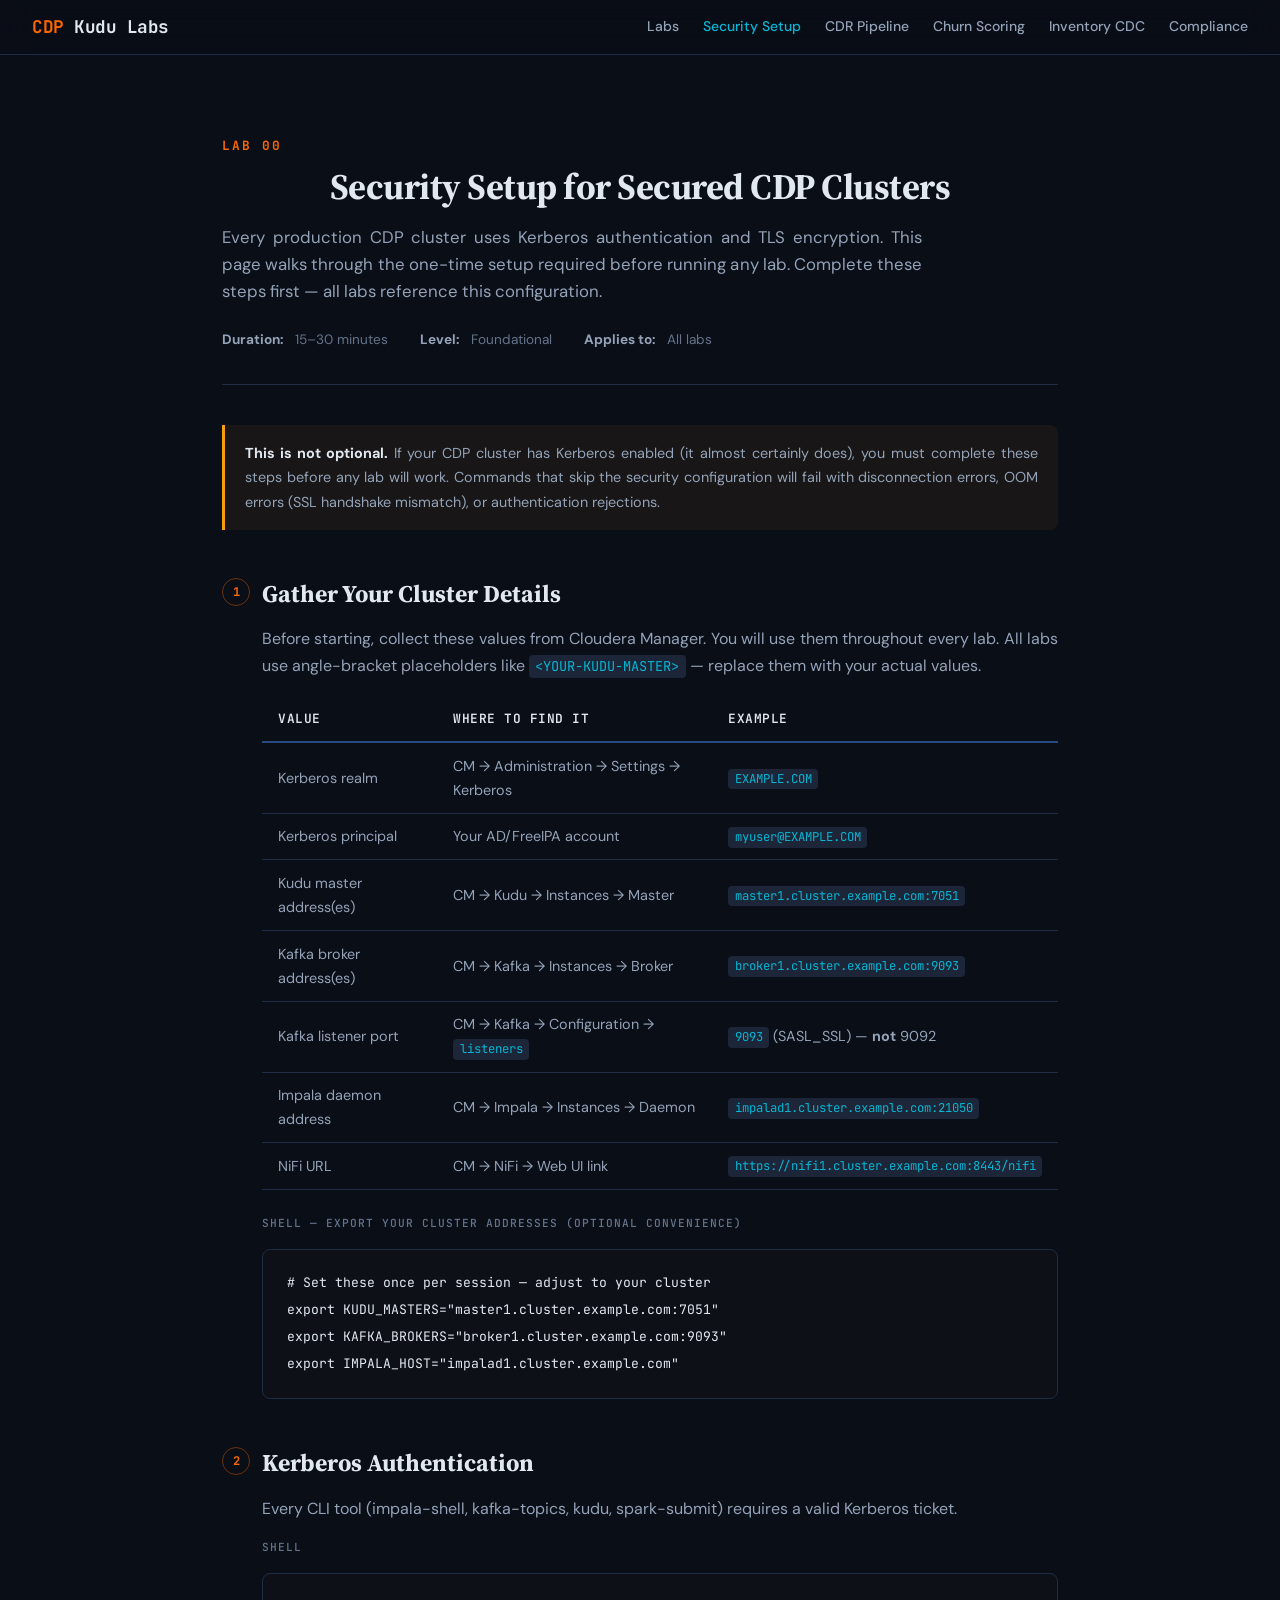
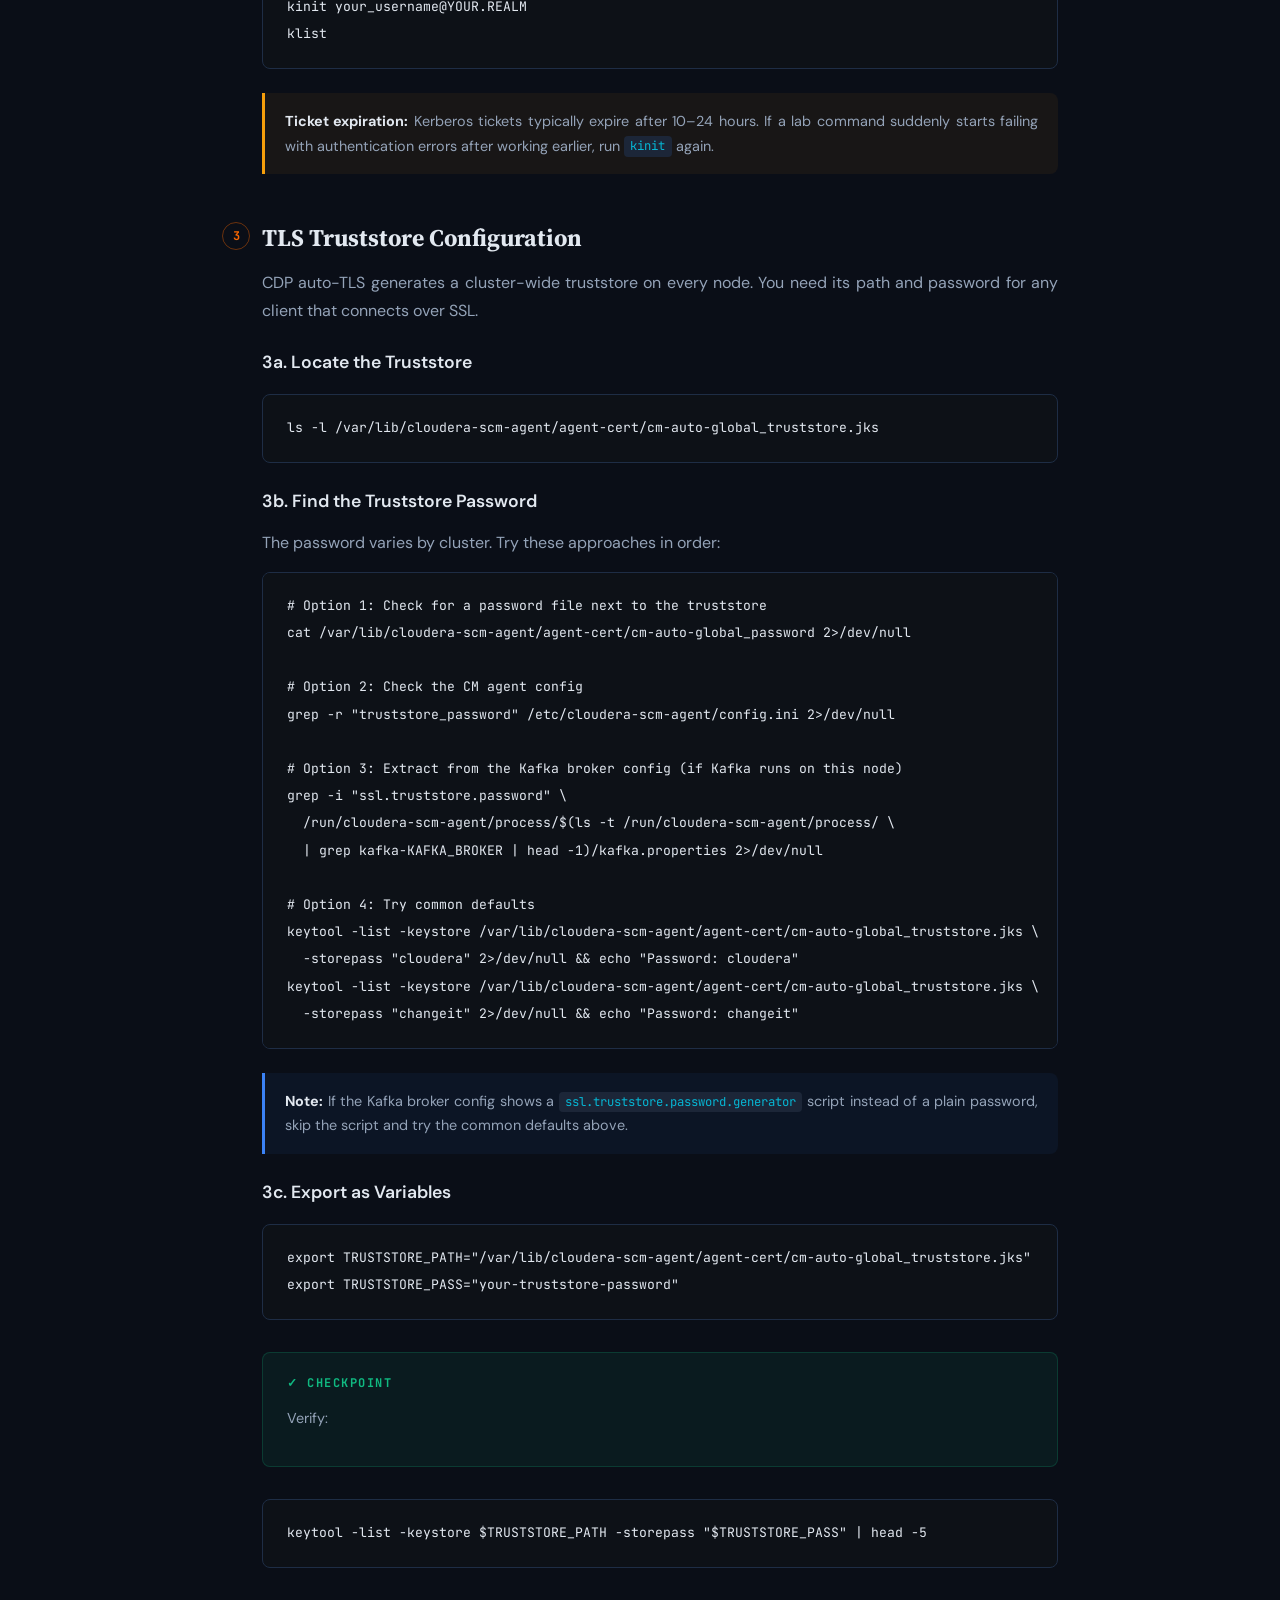
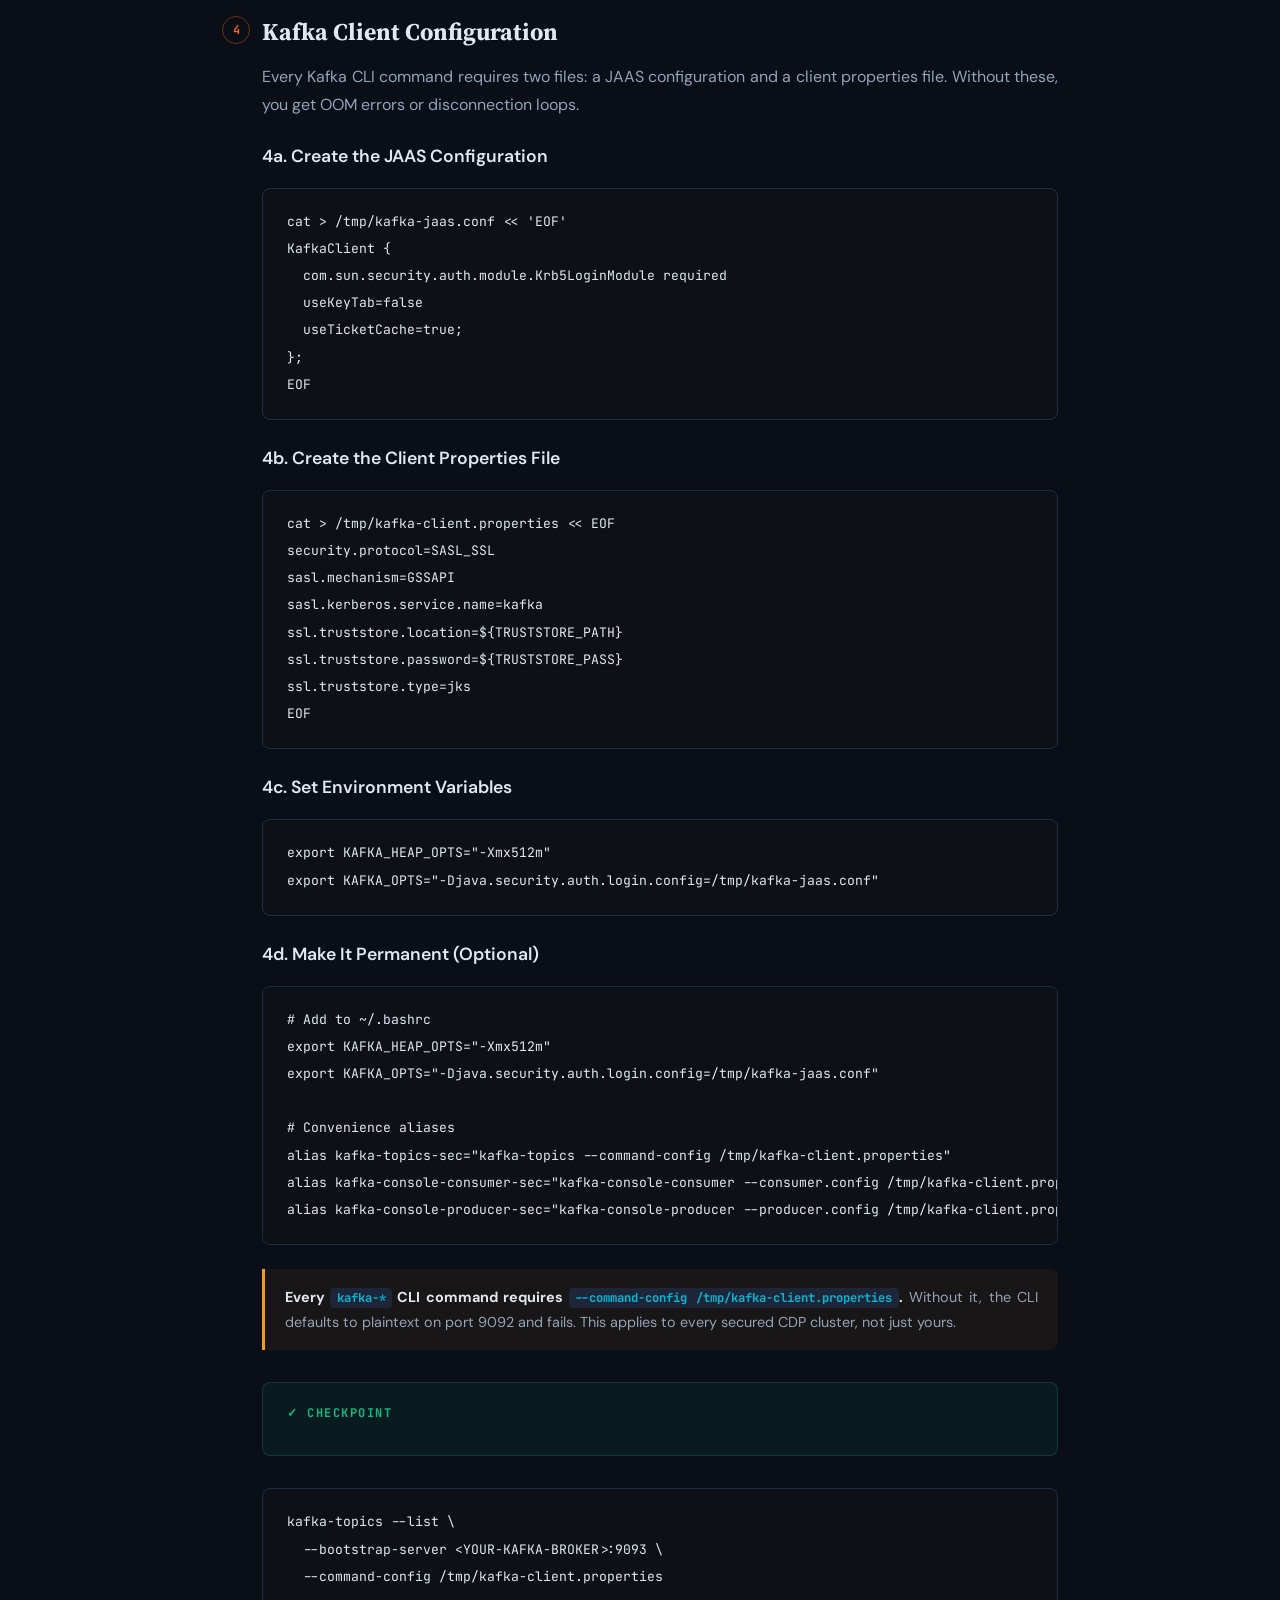
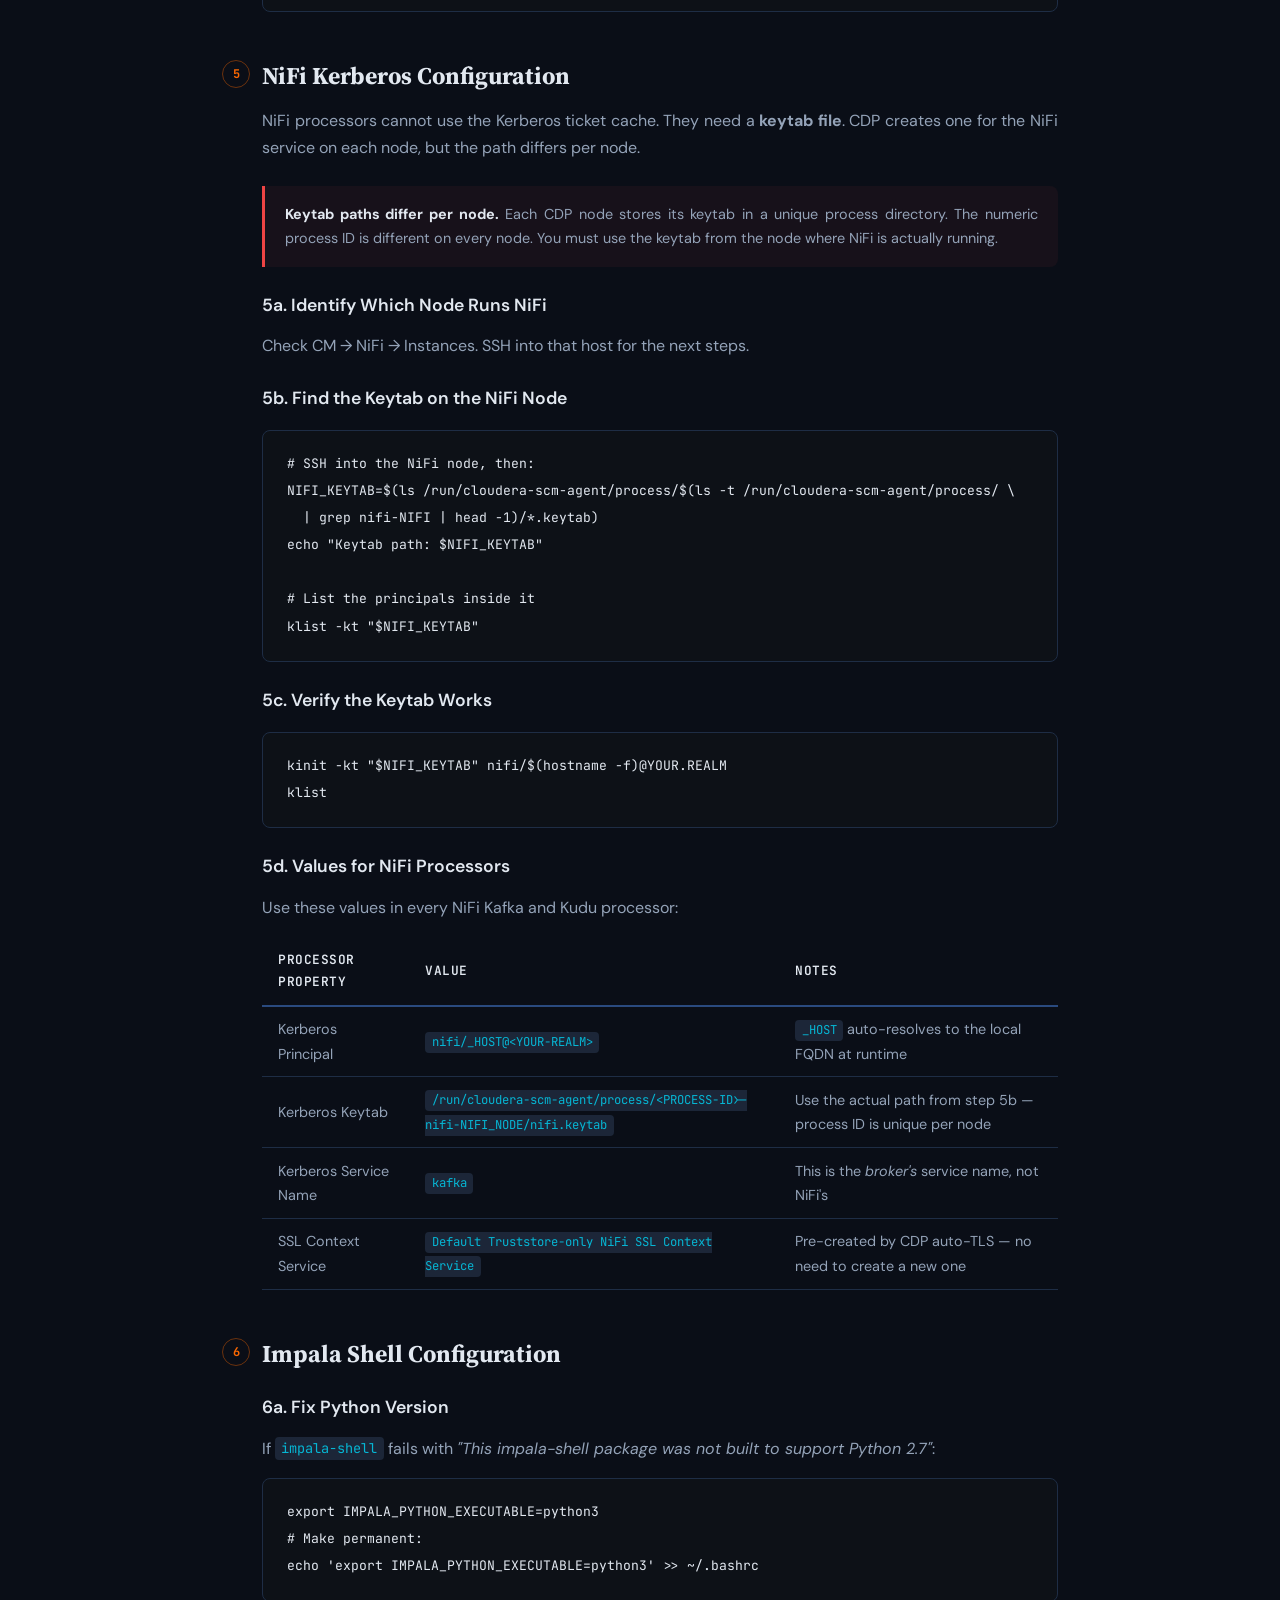
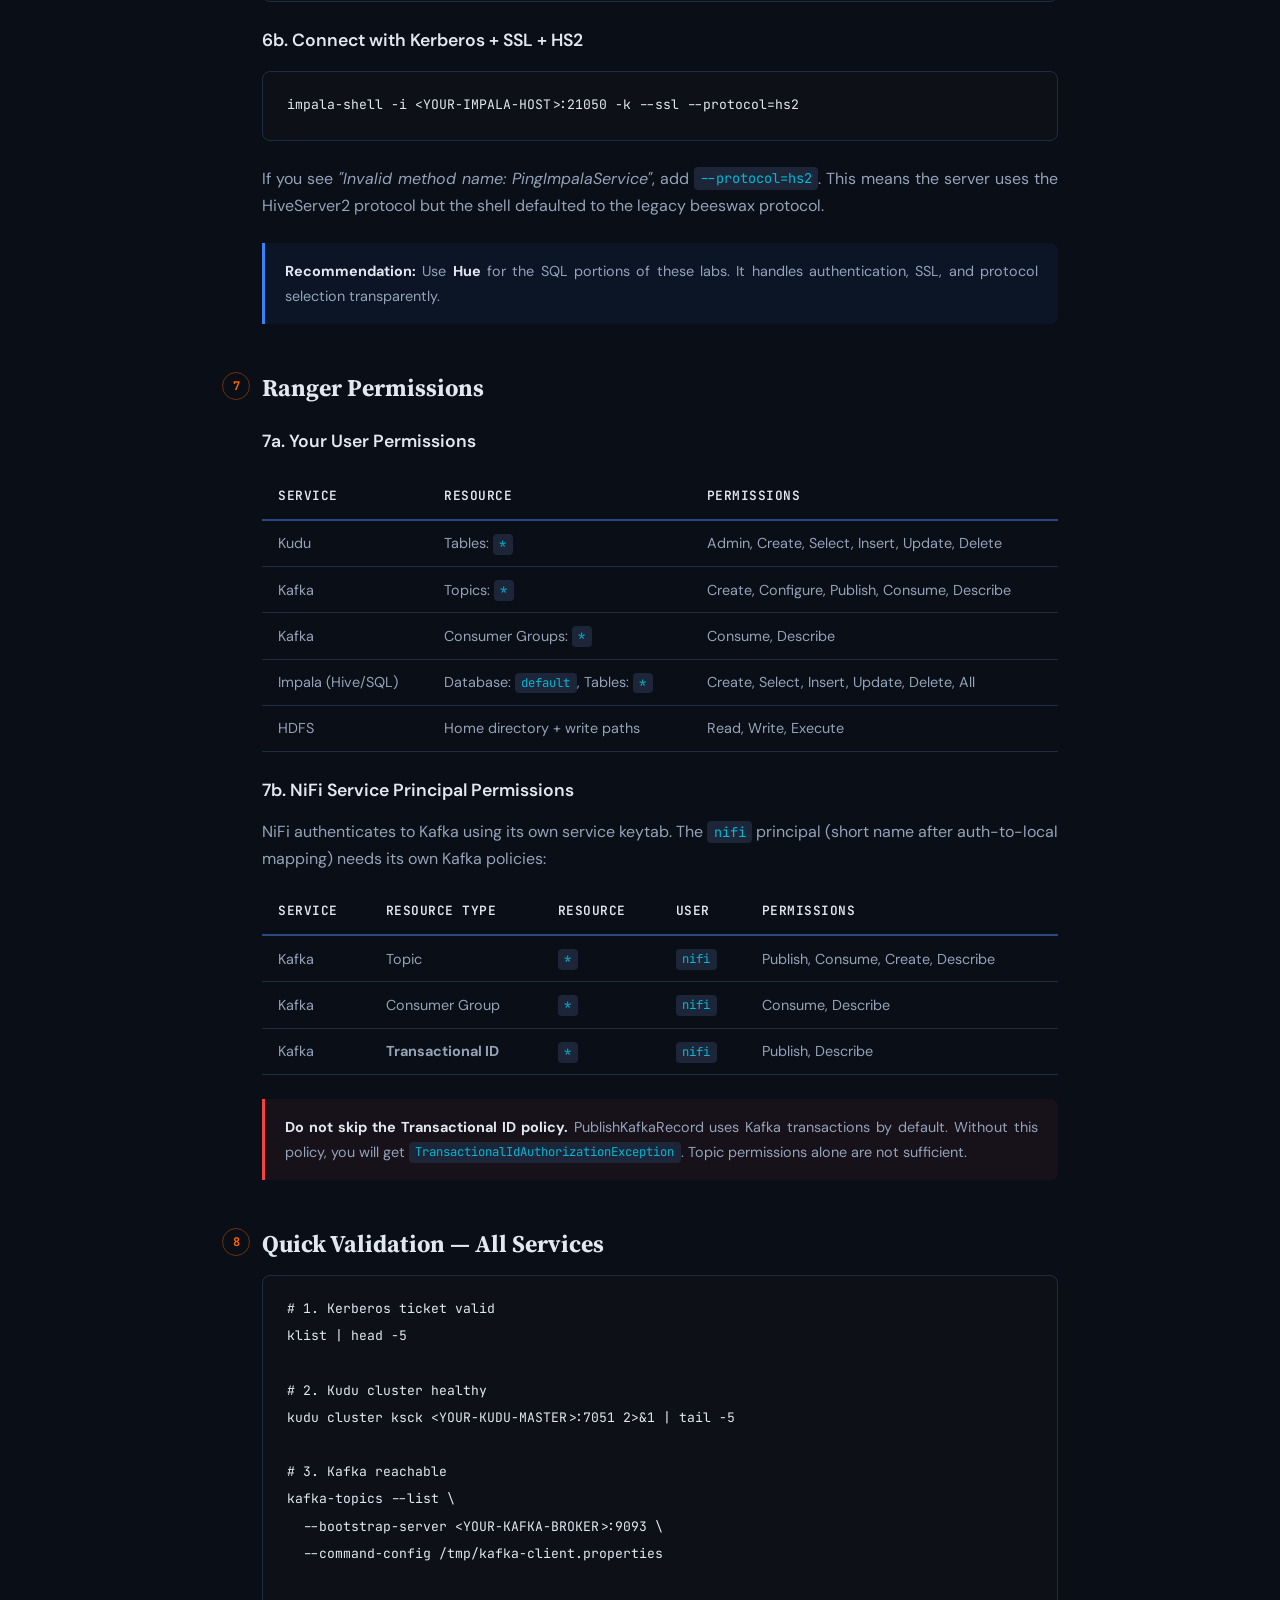
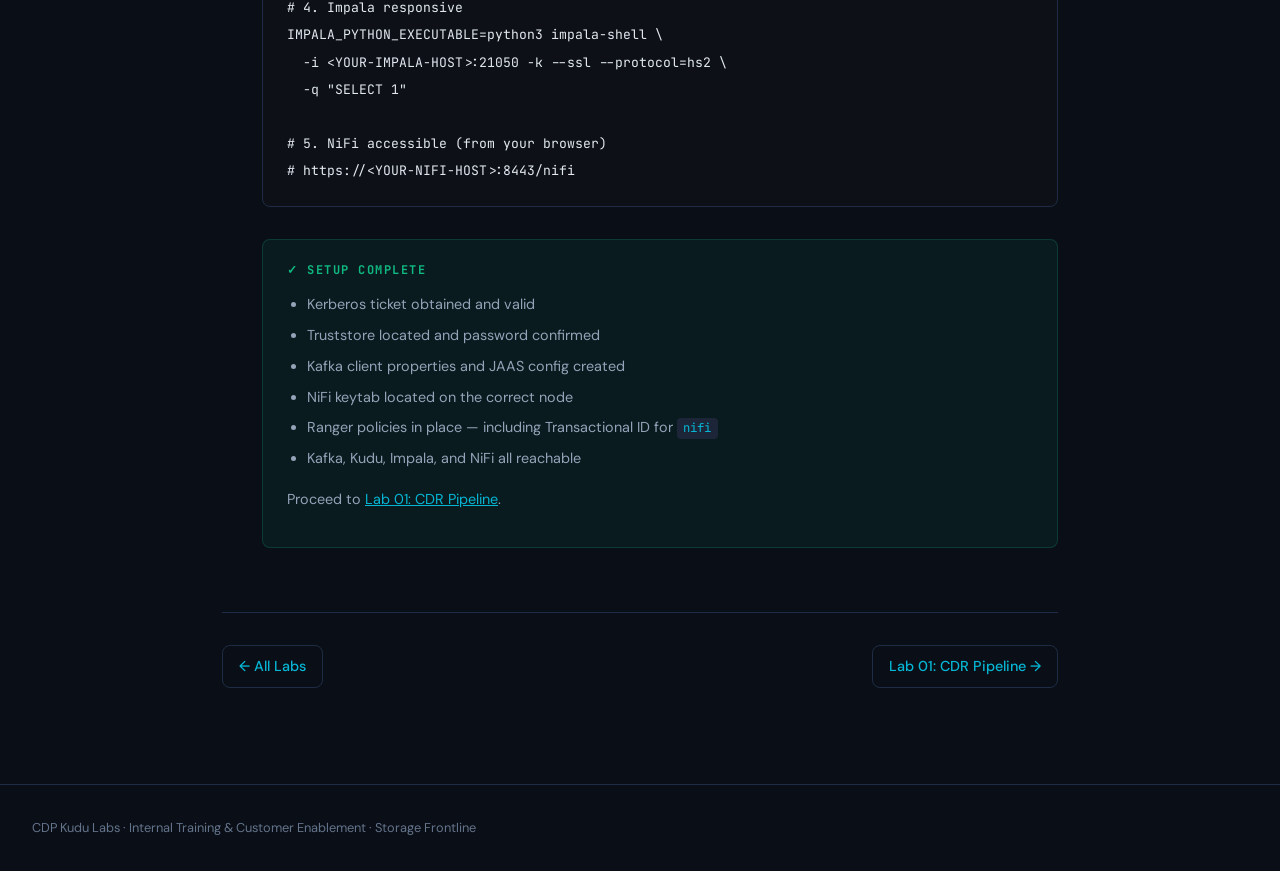
<file: security-setup.html>
<!doctype html>
<html lang="en">
    <head>
        <meta charset="UTF-8" />
        <meta name="viewport" content="width=device-width, initial-scale=1.0" />
        <title>Security Setup — CDP Kudu Labs</title>
        <link rel="stylesheet" href="styles.css" />
    </head>
    <body>
        <header class="site-header">
            <a href="index.html" class="site-logo"
                ><span>CDP</span> Kudu Labs</a
            >
            <nav class="site-nav">
                <a href="index.html">Labs</a>
                <a href="security-setup.html" class="active">Security Setup</a>
                <a href="lab1-cdr-pipeline.html">CDR Pipeline</a>
                <a href="lab2-churn-scoring.html">Churn Scoring</a>
                <a href="lab3-inventory-cdc.html">Inventory CDC</a>
                <a href="lab4-compliance.html">Compliance</a>
            </nav>
        </header>

        <div class="container">
            <div class="lab-header">
                <div class="lab-number">Lab 00</div>
                <h1>Security Setup for Secured CDP Clusters</h1>
                <p class="lab-description">
                    Every production CDP cluster uses Kerberos authentication
                    and TLS encryption. This page walks through the one-time
                    setup required before running any lab. Complete these steps
                    first — all labs reference this configuration.
                </p>
                <div class="lab-meta">
                    <div class="lab-meta-item">
                        <strong>Duration:</strong>&nbsp;15–30 minutes
                    </div>
                    <div class="lab-meta-item">
                        <strong>Level:</strong>&nbsp;Foundational
                    </div>
                    <div class="lab-meta-item">
                        <strong>Applies to:</strong>&nbsp;All labs
                    </div>
                </div>
            </div>

            <div class="callout warning">
                <p>
                    <strong>This is not optional.</strong> If your CDP cluster
                    has Kerberos enabled (it almost certainly does), you must
                    complete these steps before any lab will work. Commands that
                    skip the security configuration will fail with disconnection
                    errors, OOM errors (SSL handshake mismatch), or
                    authentication rejections.
                </p>
            </div>

            <!-- STEP 1 -->
            <div class="step" data-step="1">
                <h2>Gather Your Cluster Details</h2>

                <p>
                    Before starting, collect these values from Cloudera Manager.
                    You will use them throughout every lab. All labs use
                    angle-bracket placeholders like
                    <code>&lt;YOUR-KUDU-MASTER&gt;</code> — replace them with
                    your actual values.
                </p>

                <table>
                    <thead>
                        <tr>
                            <th>Value</th>
                            <th>Where to Find It</th>
                            <th>Example</th>
                        </tr>
                    </thead>
                    <tbody>
                        <tr>
                            <td>Kerberos realm</td>
                            <td>CM → Administration → Settings → Kerberos</td>
                            <td><code>EXAMPLE.COM</code></td>
                        </tr>
                        <tr>
                            <td>Kerberos principal</td>
                            <td>Your AD/FreeIPA account</td>
                            <td><code>myuser@EXAMPLE.COM</code></td>
                        </tr>
                        <tr>
                            <td>Kudu master address(es)</td>
                            <td>CM → Kudu → Instances → Master</td>
                            <td>
                                <code>master1.cluster.example.com:7051</code>
                            </td>
                        </tr>
                        <tr>
                            <td>Kafka broker address(es)</td>
                            <td>CM → Kafka → Instances → Broker</td>
                            <td>
                                <code>broker1.cluster.example.com:9093</code>
                            </td>
                        </tr>
                        <tr>
                            <td>Kafka listener port</td>
                            <td>
                                CM → Kafka → Configuration →
                                <code>listeners</code>
                            </td>
                            <td>
                                <code>9093</code> (SASL_SSL) —
                                <strong>not</strong> 9092
                            </td>
                        </tr>
                        <tr>
                            <td>Impala daemon address</td>
                            <td>CM → Impala → Instances → Daemon</td>
                            <td>
                                <code>impalad1.cluster.example.com:21050</code>
                            </td>
                        </tr>
                        <tr>
                            <td>NiFi URL</td>
                            <td>CM → NiFi → Web UI link</td>
                            <td>
                                <code
                                    >https://nifi1.cluster.example.com:8443/nifi</code
                                >
                            </td>
                        </tr>
                    </tbody>
                </table>

                <span class="code-label"
                    >Shell — export your cluster addresses (optional
                    convenience)</span
                >
                <pre><code># Set these once per session — adjust to your cluster
export KUDU_MASTERS="master1.cluster.example.com:7051"
export KAFKA_BROKERS="broker1.cluster.example.com:9093"
export IMPALA_HOST="impalad1.cluster.example.com"</code></pre>
            </div>

            <!-- STEP 2 -->
            <div class="step" data-step="2">
                <h2>Kerberos Authentication</h2>

                <p>
                    Every CLI tool (impala-shell, kafka-topics, kudu,
                    spark-submit) requires a valid Kerberos ticket.
                </p>

                <span class="code-label">Shell</span>
                <pre><code>kinit your_username@YOUR.REALM
klist</code></pre>

                <div class="callout warning">
                    <p>
                        <strong>Ticket expiration:</strong> Kerberos tickets
                        typically expire after 10–24 hours. If a lab command
                        suddenly starts failing with authentication errors after
                        working earlier, run <code>kinit</code> again.
                    </p>
                </div>
            </div>

            <!-- STEP 3 -->
            <div class="step" data-step="3">
                <h2>TLS Truststore Configuration</h2>

                <p>
                    CDP auto-TLS generates a cluster-wide truststore on every
                    node. You need its path and password for any client that
                    connects over SSL.
                </p>

                <h3>3a. Locate the Truststore</h3>
                <pre><code>ls -l /var/lib/cloudera-scm-agent/agent-cert/cm-auto-global_truststore.jks</code></pre>

                <h3>3b. Find the Truststore Password</h3>

                <p>
                    The password varies by cluster. Try these approaches in
                    order:
                </p>

                <pre><code># Option 1: Check for a password file next to the truststore
cat /var/lib/cloudera-scm-agent/agent-cert/cm-auto-global_password 2>/dev/null

# Option 2: Check the CM agent config
grep -r "truststore_password" /etc/cloudera-scm-agent/config.ini 2>/dev/null

# Option 3: Extract from the Kafka broker config (if Kafka runs on this node)
grep -i "ssl.truststore.password" \
  /run/cloudera-scm-agent/process/$(ls -t /run/cloudera-scm-agent/process/ \
  | grep kafka-KAFKA_BROKER | head -1)/kafka.properties 2>/dev/null

# Option 4: Try common defaults
keytool -list -keystore /var/lib/cloudera-scm-agent/agent-cert/cm-auto-global_truststore.jks \
  -storepass "cloudera" 2>/dev/null && echo "Password: cloudera"
keytool -list -keystore /var/lib/cloudera-scm-agent/agent-cert/cm-auto-global_truststore.jks \
  -storepass "changeit" 2>/dev/null && echo "Password: changeit"</code></pre>

                <div class="callout">
                    <p>
                        <strong>Note:</strong> If the Kafka broker config shows
                        a <code>ssl.truststore.password.generator</code> script
                        instead of a plain password, skip the script and try the
                        common defaults above.
                    </p>
                </div>

                <h3>3c. Export as Variables</h3>
                <pre><code>export TRUSTSTORE_PATH="/var/lib/cloudera-scm-agent/agent-cert/cm-auto-global_truststore.jks"
export TRUSTSTORE_PASS="your-truststore-password"</code></pre>

                <div class="checkpoint">
                    <h4>✓ Checkpoint</h4>
                    <p>Verify:</p>
                </div>
                <pre><code>keytool -list -keystore $TRUSTSTORE_PATH -storepass "$TRUSTSTORE_PASS" | head -5</code></pre>
            </div>

            <!-- STEP 4 -->
            <div class="step" data-step="4">
                <h2>Kafka Client Configuration</h2>

                <p>
                    Every Kafka CLI command requires two files: a JAAS
                    configuration and a client properties file. Without these,
                    you get OOM errors or disconnection loops.
                </p>

                <h3>4a. Create the JAAS Configuration</h3>
                <pre><code>cat > /tmp/kafka-jaas.conf << 'EOF'
KafkaClient {
  com.sun.security.auth.module.Krb5LoginModule required
  useKeyTab=false
  useTicketCache=true;
};
EOF</code></pre>

                <h3>4b. Create the Client Properties File</h3>
                <pre><code>cat > /tmp/kafka-client.properties << EOF
security.protocol=SASL_SSL
sasl.mechanism=GSSAPI
sasl.kerberos.service.name=kafka
ssl.truststore.location=${TRUSTSTORE_PATH}
ssl.truststore.password=${TRUSTSTORE_PASS}
ssl.truststore.type=jks
EOF</code></pre>

                <h3>4c. Set Environment Variables</h3>
                <pre><code>export KAFKA_HEAP_OPTS="-Xmx512m"
export KAFKA_OPTS="-Djava.security.auth.login.config=/tmp/kafka-jaas.conf"</code></pre>

                <h3>4d. Make It Permanent (Optional)</h3>
                <pre><code># Add to ~/.bashrc
export KAFKA_HEAP_OPTS="-Xmx512m"
export KAFKA_OPTS="-Djava.security.auth.login.config=/tmp/kafka-jaas.conf"

# Convenience aliases
alias kafka-topics-sec="kafka-topics --command-config /tmp/kafka-client.properties"
alias kafka-console-consumer-sec="kafka-console-consumer --consumer.config /tmp/kafka-client.properties"
alias kafka-console-producer-sec="kafka-console-producer --producer.config /tmp/kafka-client.properties"</code></pre>

                <div class="callout warning">
                    <p>
                        <strong
                            >Every <code>kafka-*</code> CLI command requires
                            <code
                                >--command-config
                                /tmp/kafka-client.properties</code
                            >.</strong
                        >
                        Without it, the CLI defaults to plaintext on port 9092
                        and fails. This applies to every secured CDP cluster,
                        not just yours.
                    </p>
                </div>

                <div class="checkpoint">
                    <h4>✓ Checkpoint</h4>
                </div>
                <pre><code>kafka-topics --list \
  --bootstrap-server &lt;YOUR-KAFKA-BROKER&gt;:9093 \
  --command-config /tmp/kafka-client.properties</code></pre>
            </div>

            <!-- STEP 5 -->
            <div class="step" data-step="5">
                <h2>NiFi Kerberos Configuration</h2>

                <p>
                    NiFi processors cannot use the Kerberos ticket cache. They
                    need a
                    <strong>keytab file</strong>. CDP creates one for the NiFi
                    service on each node, but the path differs per node.
                </p>

                <div class="callout danger">
                    <p>
                        <strong>Keytab paths differ per node.</strong> Each CDP
                        node stores its keytab in a unique process directory.
                        The numeric process ID is different on every node. You
                        must use the keytab from the node where NiFi is actually
                        running.
                    </p>
                </div>

                <h3>5a. Identify Which Node Runs NiFi</h3>
                <p>
                    Check CM → NiFi → Instances. SSH into that host for the next
                    steps.
                </p>

                <h3>5b. Find the Keytab on the NiFi Node</h3>
                <pre><code># SSH into the NiFi node, then:
NIFI_KEYTAB=$(ls /run/cloudera-scm-agent/process/$(ls -t /run/cloudera-scm-agent/process/ \
  | grep nifi-NIFI | head -1)/*.keytab)
echo "Keytab path: $NIFI_KEYTAB"

# List the principals inside it
klist -kt "$NIFI_KEYTAB"</code></pre>

                <h3>5c. Verify the Keytab Works</h3>
                <pre><code>kinit -kt "$NIFI_KEYTAB" nifi/$(hostname -f)@YOUR.REALM
klist</code></pre>

                <h3>5d. Values for NiFi Processors</h3>

                <p>Use these values in every NiFi Kafka and Kudu processor:</p>

                <table>
                    <thead>
                        <tr>
                            <th>Processor Property</th>
                            <th>Value</th>
                            <th>Notes</th>
                        </tr>
                    </thead>
                    <tbody>
                        <tr>
                            <td>Kerberos Principal</td>
                            <td><code>nifi/_HOST@&lt;YOUR-REALM&gt;</code></td>
                            <td>
                                <code>_HOST</code> auto-resolves to the local
                                FQDN at runtime
                            </td>
                        </tr>
                        <tr>
                            <td>Kerberos Keytab</td>
                            <td>
                                <code
                                    >/run/cloudera-scm-agent/process/&lt;PROCESS-ID&gt;-nifi-NIFI_NODE/nifi.keytab</code
                                >
                            </td>
                            <td>
                                Use the actual path from step 5b — process ID is
                                unique per node
                            </td>
                        </tr>
                        <tr>
                            <td>Kerberos Service Name</td>
                            <td><code>kafka</code></td>
                            <td>
                                This is the <em>broker's</em> service name, not
                                NiFi's
                            </td>
                        </tr>
                        <tr>
                            <td>SSL Context Service</td>
                            <td>
                                <code
                                    >Default Truststore-only NiFi SSL Context
                                    Service</code
                                >
                            </td>
                            <td>
                                Pre-created by CDP auto-TLS — no need to create
                                a new one
                            </td>
                        </tr>
                    </tbody>
                </table>
            </div>

            <!-- STEP 6 -->
            <div class="step" data-step="6">
                <h2>Impala Shell Configuration</h2>

                <h3>6a. Fix Python Version</h3>

                <p>
                    If <code>impala-shell</code> fails with
                    <em
                        >"This impala-shell package was not built to support
                        Python 2.7"</em
                    >:
                </p>

                <pre><code>export IMPALA_PYTHON_EXECUTABLE=python3
# Make permanent:
echo 'export IMPALA_PYTHON_EXECUTABLE=python3' >> ~/.bashrc</code></pre>

                <h3>6b. Connect with Kerberos + SSL + HS2</h3>

                <pre><code>impala-shell -i &lt;YOUR-IMPALA-HOST&gt;:21050 -k --ssl --protocol=hs2</code></pre>

                <p>
                    If you see
                    <em>"Invalid method name: PingImpalaService"</em>, add
                    <code>--protocol=hs2</code>. This means the server uses the
                    HiveServer2 protocol but the shell defaulted to the legacy
                    beeswax protocol.
                </p>

                <div class="callout">
                    <p>
                        <strong>Recommendation:</strong> Use
                        <strong>Hue</strong> for the SQL portions of these labs.
                        It handles authentication, SSL, and protocol selection
                        transparently.
                    </p>
                </div>
            </div>

            <!-- STEP 7 -->
            <div class="step" data-step="7">
                <h2>Ranger Permissions</h2>

                <h3>7a. Your User Permissions</h3>

                <table>
                    <thead>
                        <tr>
                            <th>Service</th>
                            <th>Resource</th>
                            <th>Permissions</th>
                        </tr>
                    </thead>
                    <tbody>
                        <tr>
                            <td>Kudu</td>
                            <td>Tables: <code>*</code></td>
                            <td>
                                Admin, Create, Select, Insert, Update, Delete
                            </td>
                        </tr>
                        <tr>
                            <td>Kafka</td>
                            <td>Topics: <code>*</code></td>
                            <td>
                                Create, Configure, Publish, Consume, Describe
                            </td>
                        </tr>
                        <tr>
                            <td>Kafka</td>
                            <td>Consumer Groups: <code>*</code></td>
                            <td>Consume, Describe</td>
                        </tr>
                        <tr>
                            <td>Impala (Hive/SQL)</td>
                            <td>
                                Database: <code>default</code>, Tables:
                                <code>*</code>
                            </td>
                            <td>Create, Select, Insert, Update, Delete, All</td>
                        </tr>
                        <tr>
                            <td>HDFS</td>
                            <td>Home directory + write paths</td>
                            <td>Read, Write, Execute</td>
                        </tr>
                    </tbody>
                </table>

                <h3>7b. NiFi Service Principal Permissions</h3>

                <p>
                    NiFi authenticates to Kafka using its own service keytab.
                    The <code>nifi</code>
                    principal (short name after auth-to-local mapping) needs its
                    own Kafka policies:
                </p>

                <table>
                    <thead>
                        <tr>
                            <th>Service</th>
                            <th>Resource Type</th>
                            <th>Resource</th>
                            <th>User</th>
                            <th>Permissions</th>
                        </tr>
                    </thead>
                    <tbody>
                        <tr>
                            <td>Kafka</td>
                            <td>Topic</td>
                            <td><code>*</code></td>
                            <td><code>nifi</code></td>
                            <td>Publish, Consume, Create, Describe</td>
                        </tr>
                        <tr>
                            <td>Kafka</td>
                            <td>Consumer Group</td>
                            <td><code>*</code></td>
                            <td><code>nifi</code></td>
                            <td>Consume, Describe</td>
                        </tr>
                        <tr>
                            <td>Kafka</td>
                            <td><strong>Transactional ID</strong></td>
                            <td><code>*</code></td>
                            <td><code>nifi</code></td>
                            <td>Publish, Describe</td>
                        </tr>
                    </tbody>
                </table>

                <div class="callout danger">
                    <p>
                        <strong
                            >Do not skip the Transactional ID policy.</strong
                        >
                        PublishKafkaRecord uses Kafka transactions by default.
                        Without this policy, you will get
                        <code>TransactionalIdAuthorizationException</code>.
                        Topic permissions alone are not sufficient.
                    </p>
                </div>
            </div>

            <!-- STEP 8 -->
            <div class="step" data-step="8">
                <h2>Quick Validation — All Services</h2>

                <pre><code># 1. Kerberos ticket valid
klist | head -5

# 2. Kudu cluster healthy
kudu cluster ksck &lt;YOUR-KUDU-MASTER&gt;:7051 2>&1 | tail -5

# 3. Kafka reachable
kafka-topics --list \
  --bootstrap-server &lt;YOUR-KAFKA-BROKER&gt;:9093 \
  --command-config /tmp/kafka-client.properties

# 4. Impala responsive
IMPALA_PYTHON_EXECUTABLE=python3 impala-shell \
  -i &lt;YOUR-IMPALA-HOST&gt;:21050 -k --ssl --protocol=hs2 \
  -q "SELECT 1"

# 5. NiFi accessible (from your browser)
# https://&lt;YOUR-NIFI-HOST&gt;:8443/nifi</code></pre>

                <div class="checkpoint">
                    <h4>✓ Setup Complete</h4>
                    <ul>
                        <li>Kerberos ticket obtained and valid</li>
                        <li>Truststore located and password confirmed</li>
                        <li>Kafka client properties and JAAS config created</li>
                        <li>NiFi keytab located on the correct node</li>
                        <li>
                            Ranger policies in place — including Transactional
                            ID for <code>nifi</code>
                        </li>
                        <li>Kafka, Kudu, Impala, and NiFi all reachable</li>
                    </ul>
                    <p style="margin-top: 1rem">
                        Proceed to
                        <a
                            href="lab1-cdr-pipeline.html"
                            style="color: var(--accent-cyan)"
                            >Lab 01: CDR Pipeline</a
                        >.
                    </p>
                </div>
            </div>

            <nav class="lab-nav">
                <a href="index.html">← All Labs</a>
                <a href="lab1-cdr-pipeline.html">Lab 01: CDR Pipeline →</a>
            </nav>
        </div>

        <footer class="site-footer">
            <p>
                CDP Kudu Labs &middot; Internal Training &amp; Customer
                Enablement &middot; Storage Frontline
            </p>
        </footer>
    </body>
</html>
</file>
<file: styles.css>
/* ============================================
    CDP Kudu Labs — Dark Utilitarian Theme
   ============================================ */

@import url('https://fonts.googleapis.com/css2?family=JetBrains+Mono:wght@400;500;700&family=Source+Serif+4:ital,wght@0,400;0,600;0,700;1,400&family=DM+Sans:wght@400;500;600;700&display=swap');

:root {
    --bg-primary: #0a0e17;
    --bg-secondary: #111827;
    --bg-card: #161f31;
    --bg-code: #0d1117;
    --bg-inline-code: #1c2638;
    --border: #1e2d45;
    --border-accent: #2a4a7f;
    --text-primary: #e2e8f0;
    --text-secondary: #94a3b8;
    --text-muted: #64748b;
    --accent-blue: #3b82f6;
    --accent-cyan: #06b6d4;
    --accent-green: #10b981;
    --accent-orange: #f59e0b;
    --accent-red: #ef4444;
    --accent-purple: #8b5cf6;
    --cloudera-orange: #f96702;
    --cloudera-dark: #1b2a4a;
    /* Code syntax */
    --syn-keyword: #ff7b72;
    --syn-string: #a5d6ff;
    --syn-comment: #8b949e;
    --syn-function: #d2a8ff;
    --syn-number: #79c0ff;
    --syn-type: #ffa657;
    --syn-variable: #ffa657;
}

*,
*::before,
*::after {
    box-sizing: border-box;
    margin: 0;
    padding: 0;
}

html {
    scroll-behavior: smooth;
    font-size: 16px;
}

body {
    font-family: 'DM Sans', sans-serif;
    background-color: var(--bg-primary);
    color: var(--text-primary);
    line-height: 1.7;
    -webkit-font-smoothing: antialiased;
    -moz-osx-font-smoothing: grayscale;
}

h1{
    text-align: center;
}

p{
    text-align: justify;
}

/* Justify paragraph text only */
.step p,
.callout p,
.lab-card p,
.lab-header,
.lab-description p,
.section-intro,
.intro-section p,
.key-concept p,
.comparison-card p {
    text-align: justify;
}

/* ---- LAYOUT ---- */

.site-header {
    position: sticky;
    top: 0;
    z-index: 100;
    background: rgba(10, 14, 23, 0.85);
    backdrop-filter: blur(16px);
    border-bottom: 1px solid var(--border);
    padding: 0.75rem 2rem;
    display: flex;
    align-items: center;
    justify-content: space-between;
}

.site-logo {
    font-family: 'JetBrains Mono', monospace;
    font-weight: 700;
    font-size: 1.1rem;
    color: var(--text-primary);
    text-decoration: none;
    letter-spacing: -0.5px;
}

.site-logo span {
    color: var(--cloudera-orange);
}

.site-nav {
    display: flex;
    gap: 1.5rem;
    align-items: center;
}

.site-nav a {
    color: var(--text-secondary);
    text-decoration: none;
    font-size: 0.875rem;
    font-weight: 500;
    transition: color 0.2s;
}

.site-nav a:hover,
.site-nav a.active {
    color: var(--accent-cyan);
}

.container {
    max-width: 900px;
    margin: 0 auto;
    padding: 2rem 2rem 6rem;
}

.container-wide {
    max-width: 1100px;
    margin: 0 auto;
    padding: 2rem 2rem 6rem;
}

/* ---- HERO ---- */

.hero {
    text-align: center;
    padding: 5rem 2rem 4rem;
    position: relative;
}

.hero .subtitle {
    text-align: center;
    font-size: 1.15rem;
    color: var(--text-secondary);
    max-width: 600px;
    margin: 0 auto 2.5rem;
    line-height: 1.6;
}

.hero::before {
    content: '';
    position: absolute;
    top: 0;
    left: 50%;
    transform: translateX(-50%);
    width: 600px;
    height: 600px;
    background: radial-gradient(ellipse, rgba(249, 103, 2, 0.08) 0%, transparent 70%);
    pointer-events: none;
    z-index: 0;
}

.hero>* {
    position: relative;
    z-index: 1;
}

.hero h1 {
    font-family: 'Source Serif 4', serif;
    font-size: 3rem;
    font-weight: 700;
    line-height: 1.15;
    margin-bottom: 1rem;
    letter-spacing: -1px;
}

.hero h1 .highlight {
    background: linear-gradient(135deg, var(--cloudera-orange), var(--accent-cyan));
    -webkit-background-clip: text;
    -webkit-text-fill-color: transparent;
    background-clip: text;
}

/* ---- LAB CARDS ---- */

.lab-grid {
    display: grid;
    grid-template-columns: repeat(auto-fit, minmax(320px, 1fr));
    gap: 1.5rem;
    margin: 2rem 0;
}

.lab-card {
    background: var(--bg-card);
    border: 1px solid var(--border);
    border-radius: 12px;
    padding: 1.75rem;
    transition: border-color 0.3s, transform 0.2s;
    text-decoration: none;
    color: inherit;
    display: flex;
    flex-direction: column;
}

.lab-card:hover {
    border-color: var(--border-accent);
    transform: translateY(-2px);
}

.lab-card .lab-number {
    font-family: 'JetBrains Mono', monospace;
    font-size: 0.75rem;
    font-weight: 700;
    color: var(--cloudera-orange);
    text-transform: uppercase;
    letter-spacing: 2px;
    margin-bottom: 0.75rem;
}

.lab-card h3 {
    font-family: 'Source Serif 4', serif;
    font-size: 1.35rem;
    font-weight: 700;
    margin-bottom: 0.75rem;
    line-height: 1.3;
}

.lab-card p {
    color: var(--text-secondary);
    font-size: 0.9rem;
    margin-bottom: 1.25rem;
    flex-grow: 1;
}

.component-tags {
    display: flex;
    flex-wrap: wrap;
    gap: 0.4rem;
}

.tag {
    font-family: 'JetBrains Mono', monospace;
    font-size: 0.7rem;
    font-weight: 500;
    padding: 0.25rem 0.6rem;
    border-radius: 4px;
    background: var(--bg-primary);
    border: 1px solid var(--border);
    color: var(--text-secondary);
}

.tag.kudu {
    color: var(--cloudera-orange);
    border-color: rgba(249, 103, 2, 0.3);
}

.tag.nifi {
    color: var(--accent-blue);
    border-color: rgba(59, 130, 246, 0.3);
}

.tag.impala {
    color: var(--accent-cyan);
    border-color: rgba(6, 182, 212, 0.3);
}

.tag.spark {
    color: var(--accent-green);
    border-color: rgba(16, 185, 129, 0.3);
}

.tag.kafka {
    color: var(--accent-purple);
    border-color: rgba(139, 92, 246, 0.3);
}

.tag.flink {
    color: var(--accent-orange);
    border-color: rgba(245, 158, 11, 0.3);
}

.tag.ranger {
    color: var(--accent-red);
    border-color: rgba(239, 68, 68, 0.3);
}

.tag.iceberg {
    color: #60a5fa;
    border-color: rgba(96, 165, 250, 0.3);
}

.tag.hue {
    color: #a78bfa;
    border-color: rgba(167, 139, 250, 0.3);
}

/* ---- LAB PAGE LAYOUT ---- */

.lab-header {
    padding: 3rem 0 2rem;
    border-bottom: 1px solid var(--border);
    margin-bottom: 2.5rem;
}

.lab-header .lab-number {
    font-family: 'JetBrains Mono', monospace;
    font-size: 0.8rem;
    font-weight: 700;
    color: var(--cloudera-orange);
    text-transform: uppercase;
    letter-spacing: 2px;
    margin-bottom: 0.5rem;
}

.lab-header h1 {
    font-family: 'Source Serif 4', serif;
    font-size: 2.25rem;
    font-weight: 700;
    line-height: 1.2;
    margin-bottom: 1rem;
    letter-spacing: -0.5px;
}

.lab-header .lab-description {
    color: var(--text-secondary);
    font-size: 1.05rem;
    max-width: 700px;
    line-height: 1.6;
}

.lab-meta {
    display: flex;
    gap: 2rem;
    margin-top: 1.5rem;
    flex-wrap: wrap;
}

.lab-meta-item {
    display: flex;
    align-items: center;
    gap: 0.5rem;
    font-size: 0.85rem;
    color: var(--text-muted);
}

.lab-meta-item strong {
    color: var(--text-secondary);
}

/* ---- ARCHITECTURE DIAGRAM ---- */

.architecture-box {
    background: var(--bg-code);
    border: 1px solid var(--border);
    border-radius: 8px;
    padding: 2rem;
    margin: 2rem 0;
    overflow-x: auto;
}

.architecture-box pre {
    font-family: 'JetBrains Mono', monospace;
    font-size: 0.8rem;
    line-height: 1.6;
    color: var(--text-secondary);
    margin: 0;
}

/* ---- STEPS ---- */

.step {
    margin: 3rem 0;
    padding-left: 2.5rem;
    position: relative;
}

.step::before {
    content: attr(data-step);
    position: absolute;
    left: 0;
    top: 0;
    font-family: 'JetBrains Mono', monospace;
    font-size: 0.75rem;
    font-weight: 700;
    color: var(--cloudera-orange);
    width: 1.75rem;
    height: 1.75rem;
    display: flex;
    align-items: center;
    justify-content: center;
    border: 1px solid rgba(249, 103, 2, 0.4);
    border-radius: 50%;
}

.step h2 {
    font-family: 'Source Serif 4', serif;
    font-size: 1.5rem;
    font-weight: 700;
    margin-bottom: 1rem;
    line-height: 1.3;
}

.step h3 {
    font-size: 1.1rem;
    font-weight: 600;
    margin: 1.5rem 0 0.75rem;
    color: var(--text-primary);
}

.step p {
    margin-bottom: 1rem;
    color: var(--text-secondary);
}

.step ul,
.step ol {
    margin: 0.75rem 0 1rem 1.25rem;
    color: var(--text-secondary);
}

.step li {
    margin-bottom: 0.4rem;
}

/* ---- CODE BLOCKS ---- */

pre {
    background: var(--bg-code);
    border: 1px solid var(--border);
    border-radius: 8px;
    padding: 1.25rem 1.5rem;
    overflow-x: auto;
    margin: 1rem 0 1.5rem;
    position: relative;
}

pre code {
    font-family: 'JetBrains Mono', monospace;
    font-size: 0.82rem;
    line-height: 1.7;
    color: var(--text-primary);
}

code {
    font-family: 'JetBrains Mono', monospace;
    font-size: 0.85em;
    background: var(--bg-inline-code);
    padding: 0.15rem 0.4rem;
    border-radius: 4px;
    color: var(--accent-cyan);
}

pre code {
    background: none;
    padding: 0;
    color: var(--text-primary);
}

.code-label {
    font-family: 'JetBrains Mono', monospace;
    font-size: 0.7rem;
    font-weight: 500;
    color: var(--text-muted);
    text-transform: uppercase;
    letter-spacing: 1px;
    margin-bottom: 0.5rem;
    display: block;
}

/* Syntax highlighting (manual classes) */
.kw {
    color: var(--syn-keyword);
}

.str {
    color: var(--syn-string);
}

.cmt {
    color: var(--syn-comment);
    font-style: italic;
}

.fn {
    color: var(--syn-function);
}

.num {
    color: var(--syn-number);
}

.type {
    color: var(--syn-type);
}

/* ---- TABLES ---- */

table {
    width: 100%;
    border-collapse: collapse;
    margin: 1rem 0 1.5rem;
    font-size: 0.9rem;
}

th {
    text-align: left;
    font-weight: 600;
    color: var(--text-primary);
    padding: 0.75rem 1rem;
    border-bottom: 2px solid var(--border-accent);
    font-size: 0.8rem;
    text-transform: uppercase;
    letter-spacing: 0.5px;
    font-family: 'JetBrains Mono', monospace;
}

td {
    padding: 0.65rem 1rem;
    border-bottom: 1px solid var(--border);
    color: var(--text-secondary);
}

tr:hover td {
    background: rgba(59, 130, 246, 0.04);
}

/* ---- CALLOUT BOXES ---- */

.callout {
    border-left: 3px solid var(--accent-blue);
    background: rgba(59, 130, 246, 0.06);
    padding: 1rem 1.25rem;
    margin: 1.5rem 0;
    border-radius: 0 8px 8px 0;
    font-size: 0.9rem;
}

.callout.warning {
    border-left-color: var(--accent-orange);
    background: rgba(245, 158, 11, 0.06);
}

.callout.success {
    border-left-color: var(--accent-green);
    background: rgba(16, 185, 129, 0.06);
}

.callout.danger {
    border-left-color: var(--accent-red);
    background: rgba(239, 68, 68, 0.06);
}

.callout strong {
    color: var(--text-primary);
}

.callout p {
    margin: 0;
    color: var(--text-secondary);
}

/* ---- PREREQUISITES ---- */

.prereq-box {
    background: var(--bg-card);
    border: 1px solid var(--border);
    border-radius: 12px;
    padding: 1.5rem 1.75rem;
    margin: 1.5rem 0 2.5rem;
}

.prereq-box h3 {
    font-family: 'JetBrains Mono', monospace;
    font-size: 0.8rem;
    font-weight: 700;
    text-transform: uppercase;
    letter-spacing: 1.5px;
    color: var(--accent-orange);
    margin-bottom: 1rem;
}

.prereq-box ul {
    list-style: none;
    padding: 0;
}

.prereq-box li {
    padding: 0.35rem 0;
    padding-left: 1.5rem;
    position: relative;
    color: var(--text-secondary);
    font-size: 0.9rem;
}

.prereq-box li::before {
    content: '→';
    position: absolute;
    left: 0;
    color: var(--text-muted);
    font-family: 'JetBrains Mono', monospace;
}

/* ---- CHECKPOINT ---- */

.checkpoint {
    background: rgba(16, 185, 129, 0.08);
    border: 1px solid rgba(16, 185, 129, 0.2);
    border-radius: 8px;
    padding: 1.25rem 1.5rem;
    margin: 2rem 0;
}

.checkpoint h4 {
    font-family: 'JetBrains Mono', monospace;
    font-size: 0.75rem;
    font-weight: 700;
    text-transform: uppercase;
    letter-spacing: 1.5px;
    color: var(--accent-green);
    margin-bottom: 0.75rem;
}

.checkpoint p,
.checkpoint ul {
    color: var(--text-secondary);
    font-size: 0.9rem;
}

.checkpoint ul {
    margin-left: 1.25rem;
}

/* ---- PIPELINE FLOW ---- */

.pipeline-flow {
    display: flex;
    align-items: center;
    justify-content: center;
    gap: 0.25rem;
    flex-wrap: wrap;
    margin: 2rem 0;
    padding: 1.5rem;
    background: var(--bg-card);
    border: 1px solid var(--border);
    border-radius: 12px;
}

.pipeline-node {
    font-family: 'JetBrains Mono', monospace;
    font-size: 0.8rem;
    font-weight: 600;
    padding: 0.5rem 1rem;
    border-radius: 6px;
    border: 1px solid var(--border);
    background: var(--bg-primary);
}

.pipeline-arrow {
    color: var(--text-muted);
    font-size: 1.2rem;
    margin: 0 0.25rem;
}

/* ---- FOOTER ---- */

.site-footer {
    border-top: 1px solid var(--border);
    padding: 2rem;
    text-align: center;
    color: var(--text-muted);
    font-size: 0.8rem;
}

.site-footer a {
    color: var(--text-secondary);
    text-decoration: none;
}

/* ---- NAV BUTTONS ---- */

.lab-nav {
    display: flex;
    justify-content: space-between;
    margin-top: 4rem;
    padding-top: 2rem;
    border-top: 1px solid var(--border);
}

.lab-nav a {
    display: inline-flex;
    align-items: center;
    gap: 0.5rem;
    color: var(--accent-cyan);
    text-decoration: none;
    font-size: 0.9rem;
    font-weight: 500;
    padding: 0.5rem 1rem;
    border: 1px solid var(--border);
    border-radius: 8px;
    transition: border-color 0.2s;
}

.lab-nav a:hover {
    border-color: var(--accent-cyan);
}

/* ---- RESPONSIVE ---- */

@media (max-width: 768px) {
    .hero h1 {
        font-size: 2rem;
    }

    .container {
        padding: 1.5rem 1rem 4rem;
    }

    .container-wide {
        padding: 1.5rem 1rem 4rem;
    }

    .site-header {
        padding: 0.75rem 1rem;
    }

    .site-nav {
        gap: 1rem;
    }

    .lab-grid {
        grid-template-columns: 1fr;
    }

    .step {
        padding-left: 2rem;
    }

    .pipeline-flow {
        flex-direction: column;
    }

    .pipeline-arrow {
        transform: rotate(90deg);
    }

    .lab-meta {
        flex-direction: column;
        gap: 0.75rem;
    }
}
</file>
